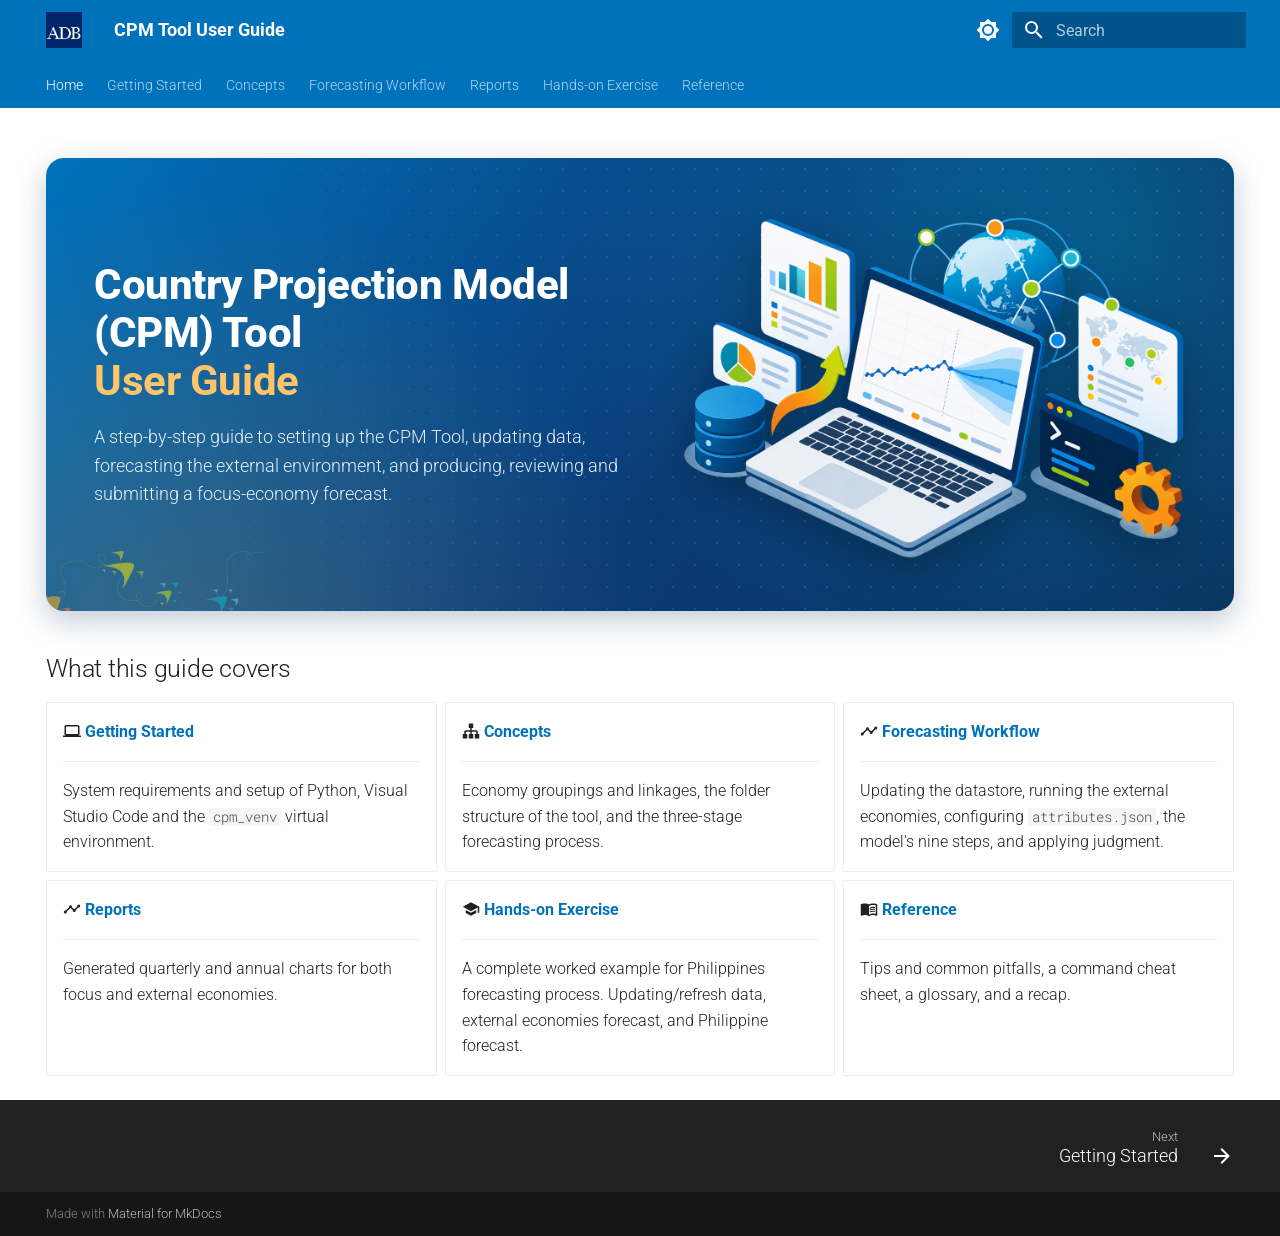
<file: index.html>
<!doctype html>
<html lang="en" class="no-js" xmlns:mso="urn:schemas-microsoft-com:office:office" xmlns:msdt="uuid:C2F41010-65B3-11d1-A29F-00AA00C14882">
  <head>
    
      <meta charset="utf-8">
      <meta name="viewport" content="width=device-width,initial-scale=1">
      
        <meta name="description" content="User guide for the Country Projection Model (CPM) Tool">
      
      
        <meta name="author" content="Dennis E. Sorino">
      
      
      
      
        <link rel="next" href="getting-started.html">
      
      
        
      
      
      <link rel="icon" href="assets/images/favicon.png">
      <meta name="generator" content="mkdocs-1.6.1, mkdocs-material-9.7.7">
    
    
      
        <title>CPM Tool User Guide</title>
      
    
    
      <link rel="stylesheet" href="assets/stylesheets/main.ec1eaa64.min.css">
      
        
        <link rel="stylesheet" href="assets/stylesheets/palette.ab4e12ef.min.css">
      
      


    
    
      
    
    
      
        
        
        <link rel="preconnect" href="https://fonts.gstatic.com" crossorigin>
        <link rel="stylesheet" href="https://fonts.googleapis.com/css?family=Roboto:300,300i,400,400i,700,700i%7CRoboto+Mono:400,400i,700,700i&display=fallback">
        <style>:root{--md-text-font:"Roboto";--md-code-font:"Roboto Mono"}</style>
      
    
    
      <link rel="stylesheet" href="css/print-site.css">
    
      <link rel="stylesheet" href="css/print-site-material.css">
    
      <link rel="stylesheet" href="stylesheets/extra.css">
    
    <script>__md_scope=new URL(".",location),__md_hash=e=>[...e].reduce(((e,_)=>(e<<5)-e+_.charCodeAt(0)),0),__md_get=(e,_=localStorage,t=__md_scope)=>JSON.parse(_.getItem(t.pathname+"."+e)),__md_set=(e,_,t=localStorage,a=__md_scope)=>{try{t.setItem(a.pathname+"."+e,JSON.stringify(_))}catch(e){}}</script>
    
      

    
    
  
<!--[if gte mso 9]><xml>
<mso:CustomDocumentProperties>
<mso:ADBCountry msdt:dt="string"></mso:ADBCountry>
<mso:ia017ac09b1942648b563fe0b2b14d52 msdt:dt="string">ERMR|1b0f6326-b8c9-47db-9084-1685569433b2</mso:ia017ac09b1942648b563fe0b2b14d52>
<mso:d01a0ce1b141461dbfb235a3ab729a2c msdt:dt="string"></mso:d01a0ce1b141461dbfb235a3ab729a2c>
<mso:ADBDocumentSecurity msdt:dt="string"></mso:ADBDocumentSecurity>
<mso:ADBDepartmentOwner msdt:dt="string">4;#ERCD|ab3ec0c9-2ce1-477e-8dd0-15d1f7f6b467</mso:ADBDepartmentOwner>
<mso:MediaServiceImageTags msdt:dt="string"></mso:MediaServiceImageTags>
<mso:ADBDocumentLanguage msdt:dt="string">1;#English|16ac8743-31bb-43f8-9a73-533a041667d6</mso:ADBDocumentLanguage>
<mso:p030e467f78f45b4ae8f7e2c17ea4d82 msdt:dt="string"></mso:p030e467f78f45b4ae8f7e2c17ea4d82>
<mso:d61536b25a8a4fedb48bb564279be82a msdt:dt="string">ERCD|ab3ec0c9-2ce1-477e-8dd0-15d1f7f6b467</mso:d61536b25a8a4fedb48bb564279be82a>
<mso:ADBSector msdt:dt="string"></mso:ADBSector>
<mso:ADBDivision msdt:dt="string">7;#ERMR|1b0f6326-b8c9-47db-9084-1685569433b2</mso:ADBDivision>
<mso:a37ff23a602146d4934a49238d370ca5 msdt:dt="string"></mso:a37ff23a602146d4934a49238d370ca5>
<mso:k985dbdc596c44d7acaf8184f33920f0 msdt:dt="string"></mso:k985dbdc596c44d7acaf8184f33920f0>
<mso:j78542b1fffc4a1c84659474212e3133 msdt:dt="string">ERCD|ab3ec0c9-2ce1-477e-8dd0-15d1f7f6b467</mso:j78542b1fffc4a1c84659474212e3133>
<mso:lcf76f155ced4ddcb4097134ff3c332f msdt:dt="string"></mso:lcf76f155ced4ddcb4097134ff3c332f>
<mso:TaxCatchAll msdt:dt="string">4;#ERCD|ab3ec0c9-2ce1-477e-8dd0-15d1f7f6b467;#3;#ERCD|ab3ec0c9-2ce1-477e-8dd0-15d1f7f6b467;#1;#English|16ac8743-31bb-43f8-9a73-533a041667d6;#7;#ERMR|1b0f6326-b8c9-47db-9084-1685569433b2</mso:TaxCatchAll>
<mso:h00e4aaaf4624e24a7df7f06faa038c6 msdt:dt="string">English|16ac8743-31bb-43f8-9a73-533a041667d6</mso:h00e4aaaf4624e24a7df7f06faa038c6>
<mso:ADBDocumentType msdt:dt="string"></mso:ADBDocumentType>
</mso:CustomDocumentProperties>
</xml><![endif]-->
</head>
  
  
    
    
      
    
    
    
    
    <body dir="ltr" data-md-color-scheme="default" data-md-color-primary="custom" data-md-color-accent="custom">
  
    
    <input class="md-toggle" data-md-toggle="drawer" type="checkbox" id="__drawer" autocomplete="off">
    <input class="md-toggle" data-md-toggle="search" type="checkbox" id="__search" autocomplete="off">
    <label class="md-overlay" for="__drawer"></label>
    <div data-md-component="skip">
      
        
        <a href="#country-projection-model-cpm-tooluser-guide" class="md-skip">
          Skip to content
        </a>
      
    </div>
    <div data-md-component="announce">
      
    </div>
    
    
      

<header class="md-header" data-md-component="header">
  <nav class="md-header__inner md-grid" aria-label="Header">
    <a href="index.html" title="CPM Tool User Guide" class="md-header__button md-logo" aria-label="CPM Tool User Guide" data-md-component="logo">
      
  <img src="assets/images/adb-logo.png" alt="logo">

    </a>
    <label class="md-header__button md-icon" for="__drawer">
      
      <svg xmlns="http://www.w3.org/2000/svg" viewBox="0 0 24 24"><path d="M3 6h18v2H3zm0 5h18v2H3zm0 5h18v2H3z"/></svg>
    </label>
    <div class="md-header__title" data-md-component="header-title">
      <div class="md-header__ellipsis">
        <div class="md-header__topic">
          <span class="md-ellipsis">
            CPM Tool User Guide
          </span>
        </div>
        <div class="md-header__topic" data-md-component="header-topic">
          <span class="md-ellipsis">
            
              Home
            
          </span>
        </div>
      </div>
    </div>
    
      
        <form class="md-header__option" data-md-component="palette">
  
    
    
    
    <input class="md-option" data-md-color-media="" data-md-color-scheme="default" data-md-color-primary="custom" data-md-color-accent="custom"  aria-label="Switch to dark mode"  type="radio" name="__palette" id="__palette_0">
    
      <label class="md-header__button md-icon" title="Switch to dark mode" for="__palette_1" hidden>
        <svg xmlns="http://www.w3.org/2000/svg" viewBox="0 0 24 24"><path d="M12 8a4 4 0 0 0-4 4 4 4 0 0 0 4 4 4 4 0 0 0 4-4 4 4 0 0 0-4-4m0 10a6 6 0 0 1-6-6 6 6 0 0 1 6-6 6 6 0 0 1 6 6 6 6 0 0 1-6 6m8-9.31V4h-4.69L12 .69 8.69 4H4v4.69L.69 12 4 15.31V20h4.69L12 23.31 15.31 20H20v-4.69L23.31 12z"/></svg>
      </label>
    
  
    
    
    
    <input class="md-option" data-md-color-media="" data-md-color-scheme="slate" data-md-color-primary="custom" data-md-color-accent="custom"  aria-label="Switch to light mode"  type="radio" name="__palette" id="__palette_1">
    
      <label class="md-header__button md-icon" title="Switch to light mode" for="__palette_0" hidden>
        <svg xmlns="http://www.w3.org/2000/svg" viewBox="0 0 24 24"><path d="M12 18c-.89 0-1.74-.2-2.5-.55C11.56 16.5 13 14.42 13 12s-1.44-4.5-3.5-5.45C10.26 6.2 11.11 6 12 6a6 6 0 0 1 6 6 6 6 0 0 1-6 6m8-9.31V4h-4.69L12 .69 8.69 4H4v4.69L.69 12 4 15.31V20h4.69L12 23.31 15.31 20H20v-4.69L23.31 12z"/></svg>
      </label>
    
  
</form>
      
    
    
      <script>var palette=__md_get("__palette");if(palette&&palette.color){if("(prefers-color-scheme)"===palette.color.media){var media=matchMedia("(prefers-color-scheme: light)"),input=document.querySelector(media.matches?"[data-md-color-media='(prefers-color-scheme: light)']":"[data-md-color-media='(prefers-color-scheme: dark)']");palette.color.media=input.getAttribute("data-md-color-media"),palette.color.scheme=input.getAttribute("data-md-color-scheme"),palette.color.primary=input.getAttribute("data-md-color-primary"),palette.color.accent=input.getAttribute("data-md-color-accent")}for(var[key,value]of Object.entries(palette.color))document.body.setAttribute("data-md-color-"+key,value)}</script>
    
    
    
      
      
        <label class="md-header__button md-icon" for="__search">
          
          <svg xmlns="http://www.w3.org/2000/svg" viewBox="0 0 24 24"><path d="M9.5 3A6.5 6.5 0 0 1 16 9.5c0 1.61-.59 3.09-1.56 4.23l.27.27h.79l5 5-1.5 1.5-5-5v-.79l-.27-.27A6.52 6.52 0 0 1 9.5 16 6.5 6.5 0 0 1 3 9.5 6.5 6.5 0 0 1 9.5 3m0 2C7 5 5 7 5 9.5S7 14 9.5 14 14 12 14 9.5 12 5 9.5 5"/></svg>
        </label>
        <div class="md-search" data-md-component="search" role="dialog">
  <label class="md-search__overlay" for="__search"></label>
  <div class="md-search__inner" role="search">
    <form class="md-search__form" name="search">
      <input type="text" class="md-search__input" name="query" aria-label="Search" placeholder="Search" autocapitalize="off" autocorrect="off" autocomplete="off" spellcheck="false" data-md-component="search-query" required>
      <label class="md-search__icon md-icon" for="__search">
        
        <svg xmlns="http://www.w3.org/2000/svg" viewBox="0 0 24 24"><path d="M9.5 3A6.5 6.5 0 0 1 16 9.5c0 1.61-.59 3.09-1.56 4.23l.27.27h.79l5 5-1.5 1.5-5-5v-.79l-.27-.27A6.52 6.52 0 0 1 9.5 16 6.5 6.5 0 0 1 3 9.5 6.5 6.5 0 0 1 9.5 3m0 2C7 5 5 7 5 9.5S7 14 9.5 14 14 12 14 9.5 12 5 9.5 5"/></svg>
        
        <svg xmlns="http://www.w3.org/2000/svg" viewBox="0 0 24 24"><path d="M20 11v2H8l5.5 5.5-1.42 1.42L4.16 12l7.92-7.92L13.5 5.5 8 11z"/></svg>
      </label>
      <nav class="md-search__options" aria-label="Search">
        
        <button type="reset" class="md-search__icon md-icon" title="Clear" aria-label="Clear" tabindex="-1">
          
          <svg xmlns="http://www.w3.org/2000/svg" viewBox="0 0 24 24"><path d="M19 6.41 17.59 5 12 10.59 6.41 5 5 6.41 10.59 12 5 17.59 6.41 19 12 13.41 17.59 19 19 17.59 13.41 12z"/></svg>
        </button>
      </nav>
      
        <div class="md-search__suggest" data-md-component="search-suggest"></div>
      
    </form>
    <div class="md-search__output">
      <div class="md-search__scrollwrap" tabindex="0" data-md-scrollfix>
        <div class="md-search-result" data-md-component="search-result">
          <div class="md-search-result__meta">
            Initializing search
          </div>
          <ol class="md-search-result__list" role="presentation"></ol>
        </div>
      </div>
    </div>
  </div>
</div>
      
    
    
  </nav>
  
</header>
    
    <div class="md-container" data-md-component="container">
      
      
        
          
            
<nav class="md-tabs" aria-label="Tabs" data-md-component="tabs">
  <div class="md-grid">
    <ul class="md-tabs__list">
      
        
  
  
  
    
  
  
    <li class="md-tabs__item md-tabs__item--active">
      <a href="index.html" class="md-tabs__link">
        
  
  
    
  
  Home

      </a>
    </li>
  

      
        
  
  
  
  
    <li class="md-tabs__item">
      <a href="getting-started.html" class="md-tabs__link">
        
  
  
    
  
  Getting Started

      </a>
    </li>
  

      
        
  
  
  
  
    <li class="md-tabs__item">
      <a href="concepts.html" class="md-tabs__link">
        
  
  
    
  
  Concepts

      </a>
    </li>
  

      
        
  
  
  
  
    <li class="md-tabs__item">
      <a href="workflow.html" class="md-tabs__link">
        
  
  
    
  
  Forecasting Workflow

      </a>
    </li>
  

      
        
  
  
  
  
    <li class="md-tabs__item">
      <a href="reports.html" class="md-tabs__link">
        
  
  
    
  
  Reports

      </a>
    </li>
  

      
        
  
  
  
  
    <li class="md-tabs__item">
      <a href="exercise.html" class="md-tabs__link">
        
  
  
    
  
  Hands-on Exercise

      </a>
    </li>
  

      
        
  
  
  
  
    <li class="md-tabs__item">
      <a href="reference.html" class="md-tabs__link">
        
  
  
    
  
  Reference

      </a>
    </li>
  

      
    </ul>
  </div>
</nav>
          
        
      
      <main class="md-main" data-md-component="main">
        <div class="md-main__inner md-grid">
          
            
              
                
              
              <div class="md-sidebar md-sidebar--primary" data-md-component="sidebar" data-md-type="navigation" hidden>
                <div class="md-sidebar__scrollwrap">
                  <div class="md-sidebar__inner">
                    


  


<nav class="md-nav md-nav--primary md-nav--lifted" aria-label="Navigation" data-md-level="0">
  <label class="md-nav__title" for="__drawer">
    <a href="index.html" title="CPM Tool User Guide" class="md-nav__button md-logo" aria-label="CPM Tool User Guide" data-md-component="logo">
      
  <img src="assets/images/adb-logo.png" alt="logo">

    </a>
    CPM Tool User Guide
  </label>
  
  <ul class="md-nav__list" data-md-scrollfix>
    
      
      
  
  
    
  
  
  
    <li class="md-nav__item md-nav__item--active">
      
      <input class="md-nav__toggle md-toggle" type="checkbox" id="__toc">
      
      
        
      
      
        <label class="md-nav__link md-nav__link--active" for="__toc">
          
  
  
  <span class="md-ellipsis">
    
  
    Home
  

    
  </span>
  
  

          <span class="md-nav__icon md-icon"></span>
        </label>
      
      <a href="index.html" class="md-nav__link md-nav__link--active">
        
  
  
  <span class="md-ellipsis">
    
  
    Home
  

    
  </span>
  
  

      </a>
      
        

<nav class="md-nav md-nav--secondary" aria-label="Table of contents">
  
  
  
    
  
  
    <label class="md-nav__title" for="__toc">
      <span class="md-nav__icon md-icon"></span>
      Table of contents
    </label>
    <ul class="md-nav__list" data-md-component="toc" data-md-scrollfix>
      
        <li class="md-nav__item">
  <a href="#what-this-guide-covers" class="md-nav__link">
    <span class="md-ellipsis">
      
        What this guide covers
      
    </span>
  </a>
  
</li>
      
    </ul>
  
</nav>
      
    </li>
  

    
      
      
  
  
  
  
    <li class="md-nav__item">
      <a href="getting-started.html" class="md-nav__link">
        
  
  
  <span class="md-ellipsis">
    
  
    Getting Started
  

    
  </span>
  
  

      </a>
    </li>
  

    
      
      
  
  
  
  
    <li class="md-nav__item">
      <a href="concepts.html" class="md-nav__link">
        
  
  
  <span class="md-ellipsis">
    
  
    Concepts
  

    
  </span>
  
  

      </a>
    </li>
  

    
      
      
  
  
  
  
    <li class="md-nav__item">
      <a href="workflow.html" class="md-nav__link">
        
  
  
  <span class="md-ellipsis">
    
  
    Forecasting Workflow
  

    
  </span>
  
  

      </a>
    </li>
  

    
      
      
  
  
  
  
    <li class="md-nav__item">
      <a href="reports.html" class="md-nav__link">
        
  
  
  <span class="md-ellipsis">
    
  
    Reports
  

    
  </span>
  
  

      </a>
    </li>
  

    
      
      
  
  
  
  
    <li class="md-nav__item">
      <a href="exercise.html" class="md-nav__link">
        
  
  
  <span class="md-ellipsis">
    
  
    Hands-on Exercise
  

    
  </span>
  
  

      </a>
    </li>
  

    
      
      
  
  
  
  
    <li class="md-nav__item">
      <a href="reference.html" class="md-nav__link">
        
  
  
  <span class="md-ellipsis">
    
  
    Reference
  

    
  </span>
  
  

      </a>
    </li>
  

    
  </ul>
</nav>
                  </div>
                </div>
              </div>
            
            
              
                
              
              <div class="md-sidebar md-sidebar--secondary" data-md-component="sidebar" data-md-type="toc" hidden>
                <div class="md-sidebar__scrollwrap">
                  <div class="md-sidebar__inner">
                    

<nav class="md-nav md-nav--secondary" aria-label="Table of contents">
  
  
  
    
  
  
    <label class="md-nav__title" for="__toc">
      <span class="md-nav__icon md-icon"></span>
      Table of contents
    </label>
    <ul class="md-nav__list" data-md-component="toc" data-md-scrollfix>
      
        <li class="md-nav__item">
  <a href="#what-this-guide-covers" class="md-nav__link">
    <span class="md-ellipsis">
      
        What this guide covers
      
    </span>
  </a>
  
</li>
      
    </ul>
  
</nav>
                  </div>
                </div>
              </div>
            
          
          
            <div class="md-content" data-md-component="content">
              
              <article class="md-content__inner md-typeset">
                
                  
  




<div class="cpm-hero">
<div class="cpm-hero__text">
<h1 id="country-projection-model-cpm-tooluser-guide">Country Projection Model (CPM) Tool<br><span class="cpm-hero__sub">User Guide</span><a class="headerlink" href="#country-projection-model-cpm-tooluser-guide" title="Permanent link">&para;</a></h1>
<p class="cpm-hero__lead">A step-by-step guide to setting up the CPM Tool, updating data, forecasting the external environment, and producing, reviewing and submitting a focus-economy forecast.</p>
</div>
<div class="cpm-hero__art">
  <img src="assets/images/cover-illustration.png" alt="Illustration of forecasting dashboards, a laptop showing a fan chart, and a linked globe">
</div>
</div>
<h2 id="what-this-guide-covers">What this guide covers<a class="headerlink" href="#what-this-guide-covers" title="Permanent link">&para;</a></h2>
<div class="grid cards">
<ul>
<li>
<p><span class="twemoji"><svg xmlns="http://www.w3.org/2000/svg" viewBox="0 0 24 24"><path d="M4 6h16v10H4m16 2a2 2 0 0 0 2-2V6a2 2 0 0 0-2-2H4c-1.11 0-2 .89-2 2v10a2 2 0 0 0 2 2H0v2h24v-2z"/></svg></span> <strong><a href="getting-started.html">Getting Started</a></strong></p>
<hr />
<p>System requirements and setup of Python, Visual Studio Code and the <code>cpm_venv</code> virtual environment.</p>
</li>
<li>
<p><span class="twemoji"><svg xmlns="http://www.w3.org/2000/svg" viewBox="0 0 24 24"><path d="M9 2v6h2v3H5c-1.11 0-2 .89-2 2v3H1v6h6v-6H5v-3h6v3H9v6h6v-6h-2v-3h6v3h-2v6h6v-6h-2v-3c0-1.11-.89-2-2-2h-6V8h2V2z"/></svg></span> <strong><a href="concepts.html">Concepts</a></strong></p>
<hr />
<p>Economy groupings and linkages, the folder structure of the tool, and the three-stage forecasting process.</p>
</li>
<li>
<p><span class="twemoji"><svg xmlns="http://www.w3.org/2000/svg" viewBox="0 0 24 24"><path d="m3 14 .5.07L8.07 9.5a1.95 1.95 0 0 1 .52-1.91c.78-.79 2.04-.79 2.82 0 .53.52.7 1.26.52 1.91l2.57 2.57.5-.07c.18 0 .35 0 .5.07l3.57-3.57C19 8.35 19 8.18 19 8a2 2 0 0 1 2-2 2 2 0 0 1 2 2 2 2 0 0 1-2 2c-.18 0-.35 0-.5-.07l-3.57 3.57c.07.15.07.32.07.5a2 2 0 0 1-2 2 2 2 0 0 1-2-2l.07-.5-2.57-2.57c-.32.07-.68.07-1 0L4.93 15.5 5 16a2 2 0 0 1-2 2 2 2 0 0 1-2-2 2 2 0 0 1 2-2"/></svg></span> <strong><a href="workflow.html">Forecasting Workflow</a></strong></p>
<hr />
<p>Updating the datastore, running the external economies, configuring <code>attributes.json</code>, the model's nine steps, and applying judgment.</p>
</li>
<li>
<p><span class="twemoji"><svg xmlns="http://www.w3.org/2000/svg" viewBox="0 0 24 24"><path d="m3 14 .5.07L8.07 9.5a1.95 1.95 0 0 1 .52-1.91c.78-.79 2.04-.79 2.82 0 .53.52.7 1.26.52 1.91l2.57 2.57.5-.07c.18 0 .35 0 .5.07l3.57-3.57C19 8.35 19 8.18 19 8a2 2 0 0 1 2-2 2 2 0 0 1 2 2 2 2 0 0 1-2 2c-.18 0-.35 0-.5-.07l-3.57 3.57c.07.15.07.32.07.5a2 2 0 0 1-2 2 2 2 0 0 1-2-2l.07-.5-2.57-2.57c-.32.07-.68.07-1 0L4.93 15.5 5 16a2 2 0 0 1-2 2 2 2 0 0 1-2-2 2 2 0 0 1 2-2"/></svg></span> <strong><a href="reports.html">Reports</a></strong></p>
<hr />
<p>Generated quarterly and annual charts for both focus and external economies.</p>
</li>
<li>
<p><span class="twemoji"><svg xmlns="http://www.w3.org/2000/svg" viewBox="0 0 24 24"><path d="M12 3 1 9l11 6 9-4.91V17h2V9M5 13.18v4L12 21l7-3.82v-4L12 17z"/></svg></span> <strong><a href="exercise.html">Hands-on Exercise</a></strong></p>
<hr />
<p>A complete worked example for Philippines forecasting process. Updating/refresh data, external economies forecast, and Philippine forecast. </p>
</li>
<li>
<p><span class="twemoji"><svg xmlns="http://www.w3.org/2000/svg" viewBox="0 0 24 24"><path d="M12 21.5c-1.35-.85-3.8-1.5-5.5-1.5-1.65 0-3.35.3-4.75 1.05-.1.05-.15.05-.25.05-.25 0-.5-.25-.5-.5V6c.6-.45 1.25-.75 2-1 1.11-.35 2.33-.5 3.5-.5 1.95 0 4.05.4 5.5 1.5 1.45-1.1 3.55-1.5 5.5-1.5 1.17 0 2.39.15 3.5.5.75.25 1.4.55 2 1v14.6c0 .25-.25.5-.5.5-.1 0-.15 0-.25-.05-1.4-.75-3.1-1.05-4.75-1.05-1.7 0-4.15.65-5.5 1.5M12 8v11.5c1.35-.85 3.8-1.5 5.5-1.5 1.2 0 2.4.15 3.5.5V7c-1.1-.35-2.3-.5-3.5-.5-1.7 0-4.15.65-5.5 1.5m1 3.5c1.11-.68 2.6-1 4.5-1 .91 0 1.76.09 2.5.28V9.23c-.87-.15-1.71-.23-2.5-.23q-2.655 0-4.5.84zm4.5.17c-1.71 0-3.21.26-4.5.79v1.69c1.11-.65 2.6-.99 4.5-.99 1.04 0 1.88.08 2.5.24v-1.5c-.87-.16-1.71-.23-2.5-.23m2.5 2.9c-.87-.16-1.71-.24-2.5-.24-1.83 0-3.33.27-4.5.8v1.69c1.11-.66 2.6-.99 4.5-.99 1.04 0 1.88.08 2.5.24z"/></svg></span> <strong><a href="reference.html">Reference</a></strong></p>
<hr />
<p>Tips and common pitfalls, a command cheat sheet, a glossary, and a recap.</p>
</li>
</ul>
</div>







  
  




  



                
              </article>
            </div>
          
          
  <script>var tabs=__md_get("__tabs");if(Array.isArray(tabs))e:for(var set of document.querySelectorAll(".tabbed-set")){var labels=set.querySelector(".tabbed-labels");for(var tab of tabs)for(var label of labels.getElementsByTagName("label"))if(label.innerText.trim()===tab){var input=document.getElementById(label.htmlFor);input.checked=!0;continue e}}</script>

<script>var target=document.getElementById(location.hash.slice(1));target&&target.name&&(target.checked=target.name.startsWith("__tabbed_"))</script>
        </div>
        
          <button type="button" class="md-top md-icon" data-md-component="top" hidden>
  
  <svg xmlns="http://www.w3.org/2000/svg" viewBox="0 0 24 24"><path d="M13 20h-2V8l-5.5 5.5-1.42-1.42L12 4.16l7.92 7.92-1.42 1.42L13 8z"/></svg>
  Back to top
</button>
        
      </main>
      
        <footer class="md-footer">
  
    
      
        
      
      <nav class="md-footer__inner md-grid" aria-label="Footer" >
        
        
          
          <a href="getting-started.html" class="md-footer__link md-footer__link--next" aria-label="Next: Getting Started">
            <div class="md-footer__title">
              <span class="md-footer__direction">
                Next
              </span>
              <div class="md-ellipsis">
                Getting Started
              </div>
            </div>
            <div class="md-footer__button md-icon">
              
              <svg xmlns="http://www.w3.org/2000/svg" viewBox="0 0 24 24"><path d="M4 11v2h12l-5.5 5.5 1.42 1.42L19.84 12l-7.92-7.92L10.5 5.5 16 11z"/></svg>
            </div>
          </a>
        
      </nav>
    
  
  <div class="md-footer-meta md-typeset">
    <div class="md-footer-meta__inner md-grid">
      <div class="md-copyright">
  
  
    Made with
    <a href="https://squidfunk.github.io/mkdocs-material/" target="_blank" rel="noopener">
      Material for MkDocs
    </a>
  
</div>
      
    </div>
  </div>
</footer>
      
    </div>
    <div class="md-dialog" data-md-component="dialog">
      <div class="md-dialog__inner md-typeset"></div>
    </div>
    
    
    
      
      
      <script id="__config" type="application/json">{"annotate": null, "base": ".", "features": ["navigation.tabs", "navigation.sections", "navigation.top", "navigation.footer", "navigation.indexes", "toc.follow", "search.highlight", "search.suggest", "content.code.copy", "content.code.annotate", "content.tabs.link"], "search": "assets/javascripts/workers/search.2c215733.min.js", "tags": null, "translations": {"clipboard.copied": "Copied to clipboard", "clipboard.copy": "Copy to clipboard", "search.result.more.one": "1 more on this page", "search.result.more.other": "# more on this page", "search.result.none": "No matching documents", "search.result.one": "1 matching document", "search.result.other": "# matching documents", "search.result.placeholder": "Type to start searching", "search.result.term.missing": "Missing", "select.version": "Select version"}, "version": null}</script>
    
    
      <script src="assets/javascripts/bundle.d7400e89.min.js"></script>
      
        <script src="js/print-site.js"></script>
      
    
  </body>
</html>
</file>
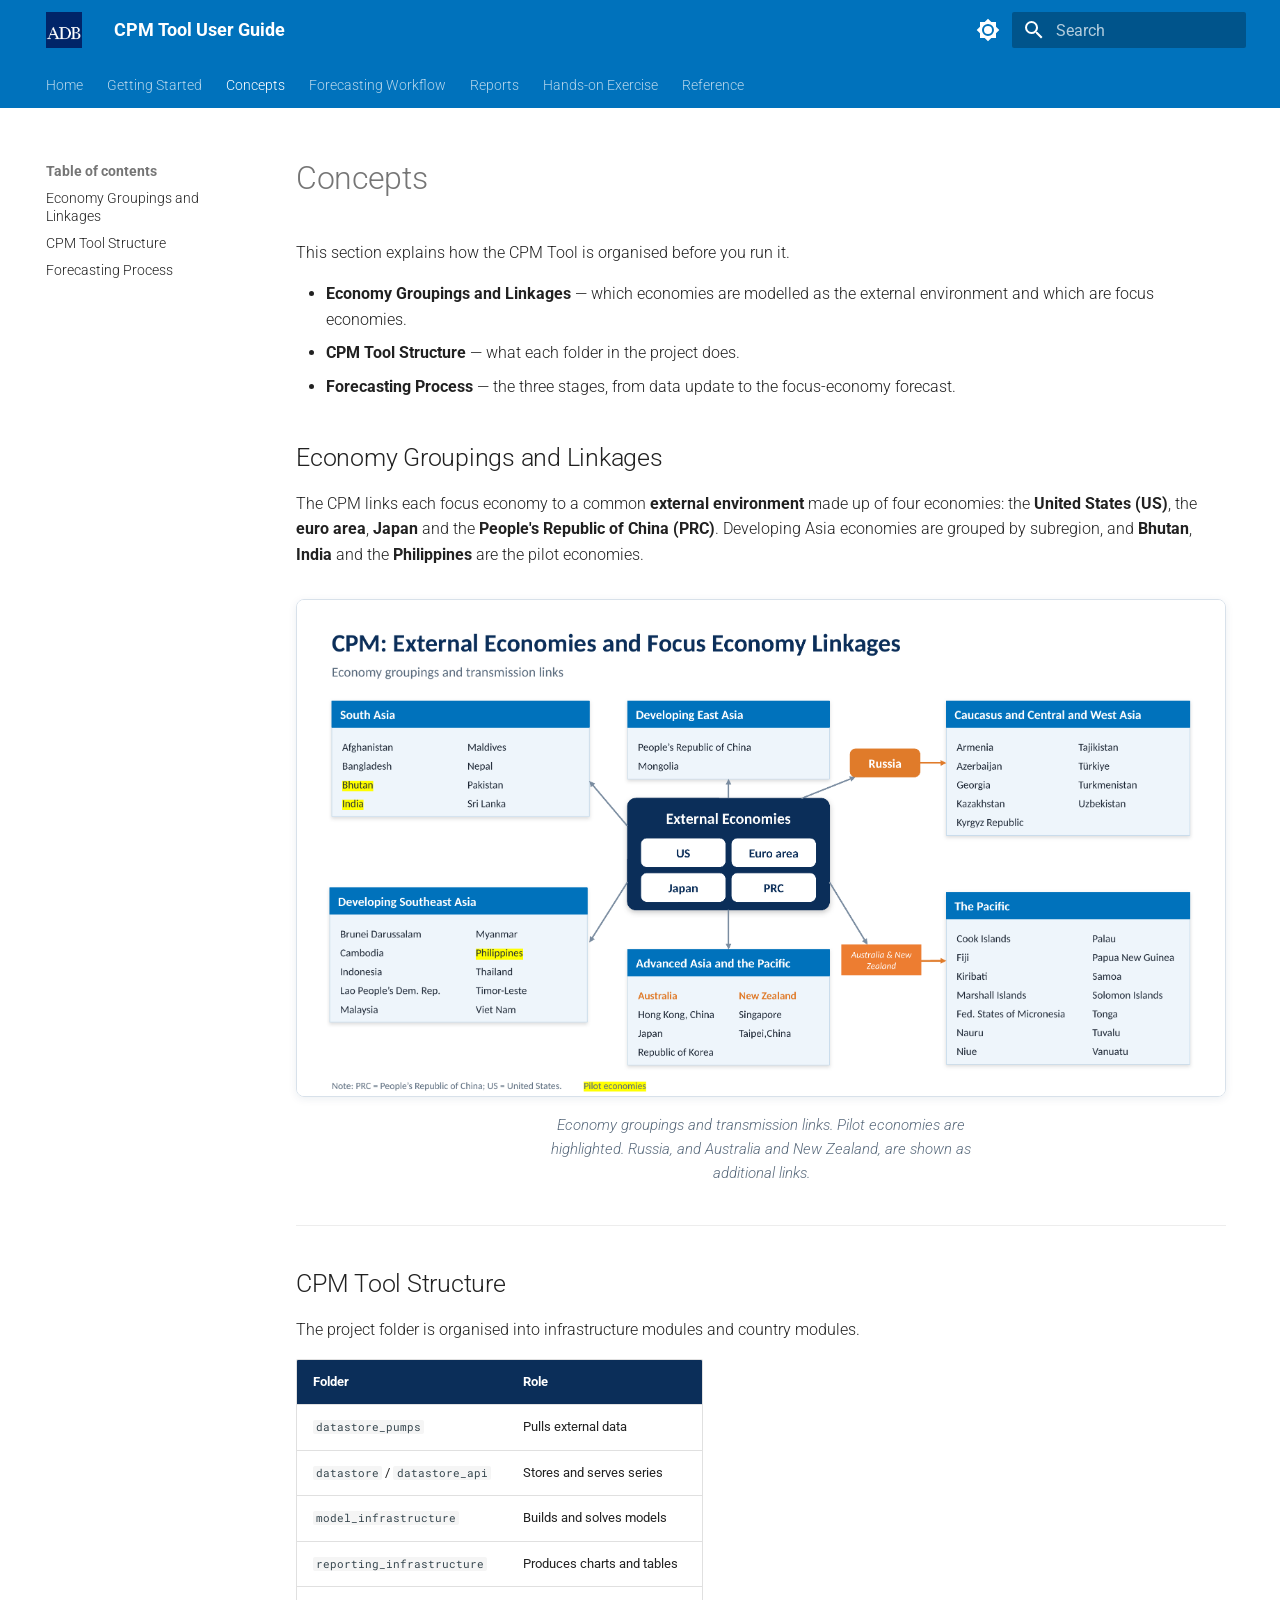
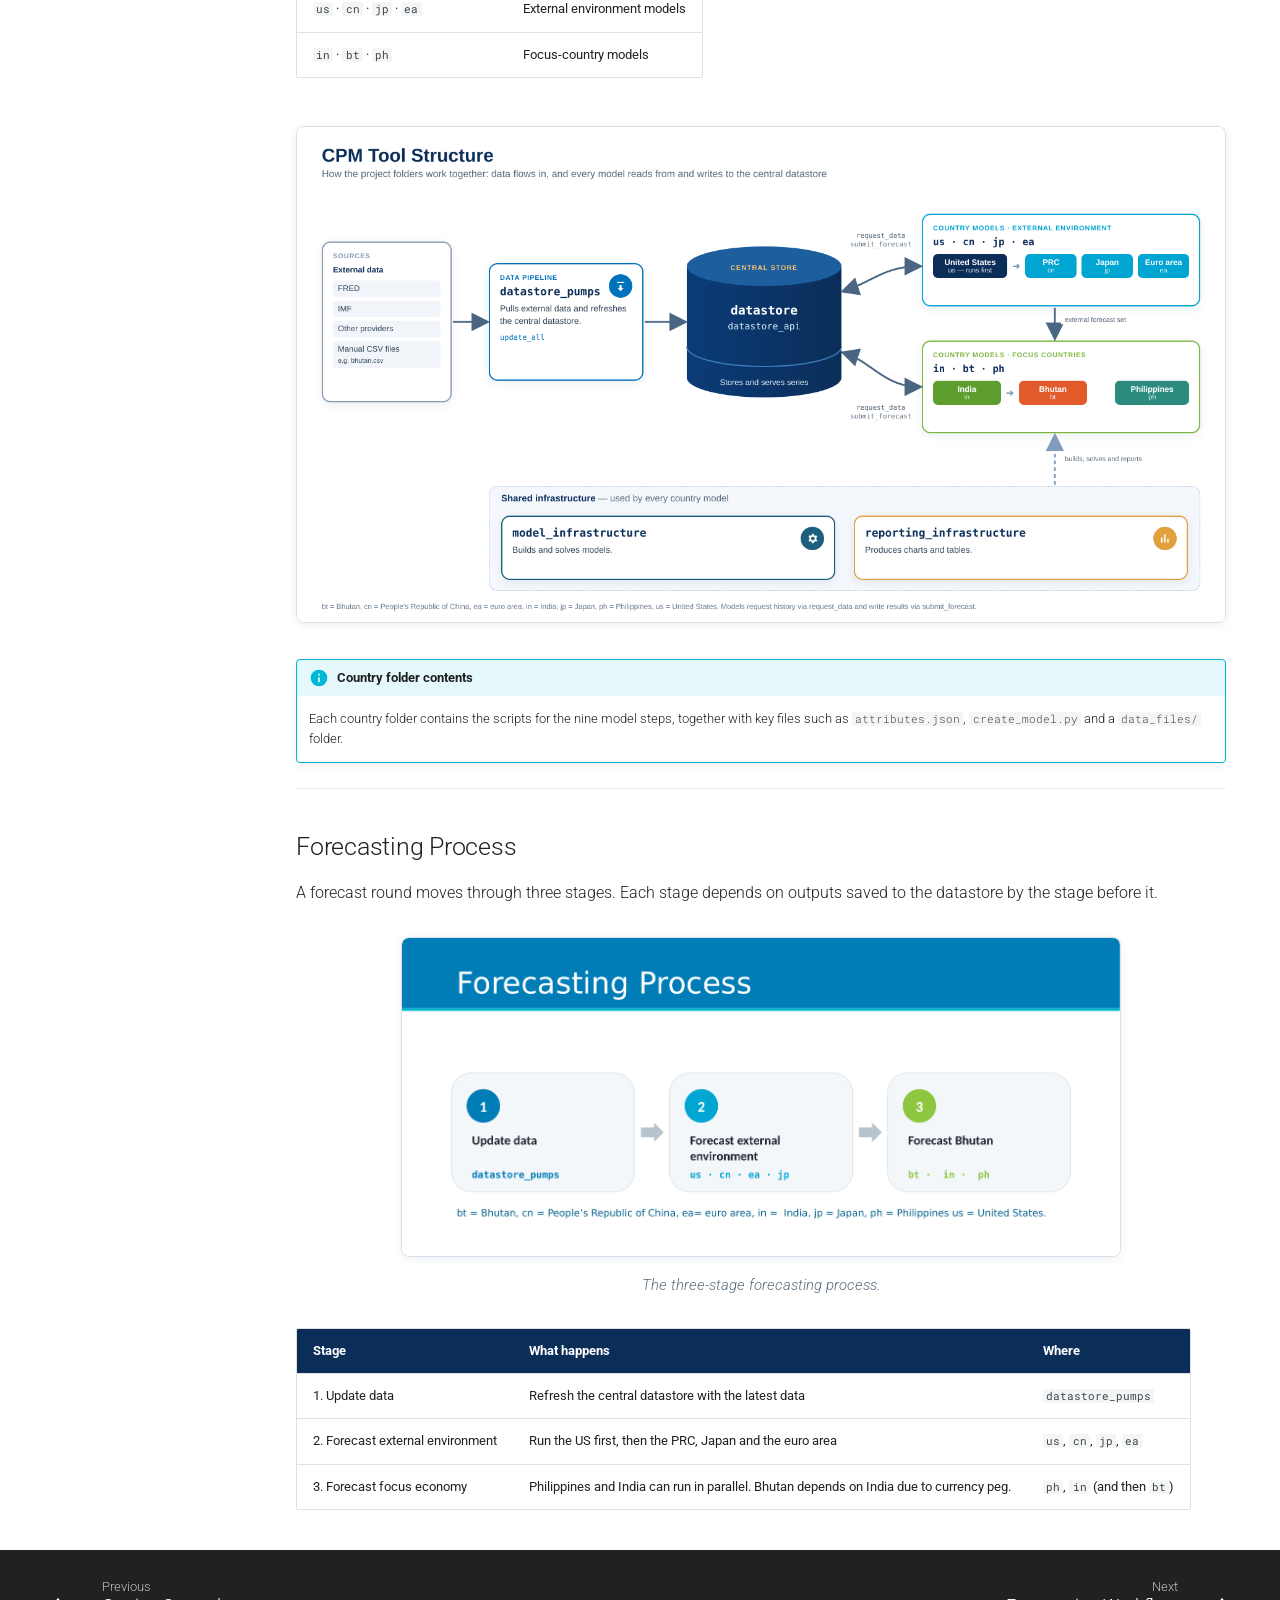
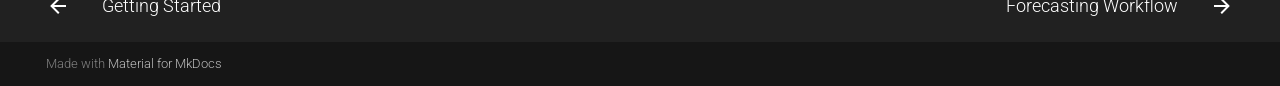
<file: concepts.html>
<!doctype html>
<html lang="en" class="no-js" xmlns:mso="urn:schemas-microsoft-com:office:office" xmlns:msdt="uuid:C2F41010-65B3-11d1-A29F-00AA00C14882">
  <head>
    
      <meta charset="utf-8">
      <meta name="viewport" content="width=device-width,initial-scale=1">
      
        <meta name="description" content="User guide for the Country Projection Model (CPM) Tool">
      
      
        <meta name="author" content="Dennis E. Sorino">
      
      
      
        <link rel="prev" href="getting-started.html">
      
      
        <link rel="next" href="workflow.html">
      
      
        
      
      
      <link rel="icon" href="assets/images/favicon.png">
      <meta name="generator" content="mkdocs-1.6.1, mkdocs-material-9.7.7">
    
    
      
        <title>Concepts - CPM Tool User Guide</title>
      
    
    
      <link rel="stylesheet" href="assets/stylesheets/main.ec1eaa64.min.css">
      
        
        <link rel="stylesheet" href="assets/stylesheets/palette.ab4e12ef.min.css">
      
      


    
    
      
    
    
      
        
        
        <link rel="preconnect" href="https://fonts.gstatic.com" crossorigin>
        <link rel="stylesheet" href="https://fonts.googleapis.com/css?family=Roboto:300,300i,400,400i,700,700i%7CRoboto+Mono:400,400i,700,700i&display=fallback">
        <style>:root{--md-text-font:"Roboto";--md-code-font:"Roboto Mono"}</style>
      
    
    
      <link rel="stylesheet" href="css/print-site.css">
    
      <link rel="stylesheet" href="css/print-site-material.css">
    
      <link rel="stylesheet" href="stylesheets/extra.css">
    
    <script>__md_scope=new URL(".",location),__md_hash=e=>[...e].reduce(((e,_)=>(e<<5)-e+_.charCodeAt(0)),0),__md_get=(e,_=localStorage,t=__md_scope)=>JSON.parse(_.getItem(t.pathname+"."+e)),__md_set=(e,_,t=localStorage,a=__md_scope)=>{try{t.setItem(a.pathname+"."+e,JSON.stringify(_))}catch(e){}}</script>
    
      

    
    
  
<!--[if gte mso 9]><xml>
<mso:CustomDocumentProperties>
<mso:ADBCountry msdt:dt="string"></mso:ADBCountry>
<mso:ia017ac09b1942648b563fe0b2b14d52 msdt:dt="string">ERMR|1b0f6326-b8c9-47db-9084-1685569433b2</mso:ia017ac09b1942648b563fe0b2b14d52>
<mso:d01a0ce1b141461dbfb235a3ab729a2c msdt:dt="string"></mso:d01a0ce1b141461dbfb235a3ab729a2c>
<mso:ADBDocumentSecurity msdt:dt="string"></mso:ADBDocumentSecurity>
<mso:ADBDepartmentOwner msdt:dt="string">4;#ERCD|ab3ec0c9-2ce1-477e-8dd0-15d1f7f6b467</mso:ADBDepartmentOwner>
<mso:MediaServiceImageTags msdt:dt="string"></mso:MediaServiceImageTags>
<mso:ADBDocumentLanguage msdt:dt="string">1;#English|16ac8743-31bb-43f8-9a73-533a041667d6</mso:ADBDocumentLanguage>
<mso:p030e467f78f45b4ae8f7e2c17ea4d82 msdt:dt="string"></mso:p030e467f78f45b4ae8f7e2c17ea4d82>
<mso:d61536b25a8a4fedb48bb564279be82a msdt:dt="string">ERCD|ab3ec0c9-2ce1-477e-8dd0-15d1f7f6b467</mso:d61536b25a8a4fedb48bb564279be82a>
<mso:ADBSector msdt:dt="string"></mso:ADBSector>
<mso:ADBDivision msdt:dt="string">7;#ERMR|1b0f6326-b8c9-47db-9084-1685569433b2</mso:ADBDivision>
<mso:a37ff23a602146d4934a49238d370ca5 msdt:dt="string"></mso:a37ff23a602146d4934a49238d370ca5>
<mso:k985dbdc596c44d7acaf8184f33920f0 msdt:dt="string"></mso:k985dbdc596c44d7acaf8184f33920f0>
<mso:j78542b1fffc4a1c84659474212e3133 msdt:dt="string">ERCD|ab3ec0c9-2ce1-477e-8dd0-15d1f7f6b467</mso:j78542b1fffc4a1c84659474212e3133>
<mso:lcf76f155ced4ddcb4097134ff3c332f msdt:dt="string"></mso:lcf76f155ced4ddcb4097134ff3c332f>
<mso:TaxCatchAll msdt:dt="string">4;#ERCD|ab3ec0c9-2ce1-477e-8dd0-15d1f7f6b467;#3;#ERCD|ab3ec0c9-2ce1-477e-8dd0-15d1f7f6b467;#1;#English|16ac8743-31bb-43f8-9a73-533a041667d6;#7;#ERMR|1b0f6326-b8c9-47db-9084-1685569433b2</mso:TaxCatchAll>
<mso:h00e4aaaf4624e24a7df7f06faa038c6 msdt:dt="string">English|16ac8743-31bb-43f8-9a73-533a041667d6</mso:h00e4aaaf4624e24a7df7f06faa038c6>
<mso:ADBDocumentType msdt:dt="string"></mso:ADBDocumentType>
</mso:CustomDocumentProperties>
</xml><![endif]-->
</head>
  
  
    
    
      
    
    
    
    
    <body dir="ltr" data-md-color-scheme="default" data-md-color-primary="custom" data-md-color-accent="custom">
  
    
    <input class="md-toggle" data-md-toggle="drawer" type="checkbox" id="__drawer" autocomplete="off">
    <input class="md-toggle" data-md-toggle="search" type="checkbox" id="__search" autocomplete="off">
    <label class="md-overlay" for="__drawer"></label>
    <div data-md-component="skip">
      
        
        <a href="#concepts" class="md-skip">
          Skip to content
        </a>
      
    </div>
    <div data-md-component="announce">
      
    </div>
    
    
      

<header class="md-header" data-md-component="header">
  <nav class="md-header__inner md-grid" aria-label="Header">
    <a href="index.html" title="CPM Tool User Guide" class="md-header__button md-logo" aria-label="CPM Tool User Guide" data-md-component="logo">
      
  <img src="assets/images/adb-logo.png" alt="logo">

    </a>
    <label class="md-header__button md-icon" for="__drawer">
      
      <svg xmlns="http://www.w3.org/2000/svg" viewBox="0 0 24 24"><path d="M3 6h18v2H3zm0 5h18v2H3zm0 5h18v2H3z"/></svg>
    </label>
    <div class="md-header__title" data-md-component="header-title">
      <div class="md-header__ellipsis">
        <div class="md-header__topic">
          <span class="md-ellipsis">
            CPM Tool User Guide
          </span>
        </div>
        <div class="md-header__topic" data-md-component="header-topic">
          <span class="md-ellipsis">
            
              Concepts
            
          </span>
        </div>
      </div>
    </div>
    
      
        <form class="md-header__option" data-md-component="palette">
  
    
    
    
    <input class="md-option" data-md-color-media="" data-md-color-scheme="default" data-md-color-primary="custom" data-md-color-accent="custom"  aria-label="Switch to dark mode"  type="radio" name="__palette" id="__palette_0">
    
      <label class="md-header__button md-icon" title="Switch to dark mode" for="__palette_1" hidden>
        <svg xmlns="http://www.w3.org/2000/svg" viewBox="0 0 24 24"><path d="M12 8a4 4 0 0 0-4 4 4 4 0 0 0 4 4 4 4 0 0 0 4-4 4 4 0 0 0-4-4m0 10a6 6 0 0 1-6-6 6 6 0 0 1 6-6 6 6 0 0 1 6 6 6 6 0 0 1-6 6m8-9.31V4h-4.69L12 .69 8.69 4H4v4.69L.69 12 4 15.31V20h4.69L12 23.31 15.31 20H20v-4.69L23.31 12z"/></svg>
      </label>
    
  
    
    
    
    <input class="md-option" data-md-color-media="" data-md-color-scheme="slate" data-md-color-primary="custom" data-md-color-accent="custom"  aria-label="Switch to light mode"  type="radio" name="__palette" id="__palette_1">
    
      <label class="md-header__button md-icon" title="Switch to light mode" for="__palette_0" hidden>
        <svg xmlns="http://www.w3.org/2000/svg" viewBox="0 0 24 24"><path d="M12 18c-.89 0-1.74-.2-2.5-.55C11.56 16.5 13 14.42 13 12s-1.44-4.5-3.5-5.45C10.26 6.2 11.11 6 12 6a6 6 0 0 1 6 6 6 6 0 0 1-6 6m8-9.31V4h-4.69L12 .69 8.69 4H4v4.69L.69 12 4 15.31V20h4.69L12 23.31 15.31 20H20v-4.69L23.31 12z"/></svg>
      </label>
    
  
</form>
      
    
    
      <script>var palette=__md_get("__palette");if(palette&&palette.color){if("(prefers-color-scheme)"===palette.color.media){var media=matchMedia("(prefers-color-scheme: light)"),input=document.querySelector(media.matches?"[data-md-color-media='(prefers-color-scheme: light)']":"[data-md-color-media='(prefers-color-scheme: dark)']");palette.color.media=input.getAttribute("data-md-color-media"),palette.color.scheme=input.getAttribute("data-md-color-scheme"),palette.color.primary=input.getAttribute("data-md-color-primary"),palette.color.accent=input.getAttribute("data-md-color-accent")}for(var[key,value]of Object.entries(palette.color))document.body.setAttribute("data-md-color-"+key,value)}</script>
    
    
    
      
      
        <label class="md-header__button md-icon" for="__search">
          
          <svg xmlns="http://www.w3.org/2000/svg" viewBox="0 0 24 24"><path d="M9.5 3A6.5 6.5 0 0 1 16 9.5c0 1.61-.59 3.09-1.56 4.23l.27.27h.79l5 5-1.5 1.5-5-5v-.79l-.27-.27A6.52 6.52 0 0 1 9.5 16 6.5 6.5 0 0 1 3 9.5 6.5 6.5 0 0 1 9.5 3m0 2C7 5 5 7 5 9.5S7 14 9.5 14 14 12 14 9.5 12 5 9.5 5"/></svg>
        </label>
        <div class="md-search" data-md-component="search" role="dialog">
  <label class="md-search__overlay" for="__search"></label>
  <div class="md-search__inner" role="search">
    <form class="md-search__form" name="search">
      <input type="text" class="md-search__input" name="query" aria-label="Search" placeholder="Search" autocapitalize="off" autocorrect="off" autocomplete="off" spellcheck="false" data-md-component="search-query" required>
      <label class="md-search__icon md-icon" for="__search">
        
        <svg xmlns="http://www.w3.org/2000/svg" viewBox="0 0 24 24"><path d="M9.5 3A6.5 6.5 0 0 1 16 9.5c0 1.61-.59 3.09-1.56 4.23l.27.27h.79l5 5-1.5 1.5-5-5v-.79l-.27-.27A6.52 6.52 0 0 1 9.5 16 6.5 6.5 0 0 1 3 9.5 6.5 6.5 0 0 1 9.5 3m0 2C7 5 5 7 5 9.5S7 14 9.5 14 14 12 14 9.5 12 5 9.5 5"/></svg>
        
        <svg xmlns="http://www.w3.org/2000/svg" viewBox="0 0 24 24"><path d="M20 11v2H8l5.5 5.5-1.42 1.42L4.16 12l7.92-7.92L13.5 5.5 8 11z"/></svg>
      </label>
      <nav class="md-search__options" aria-label="Search">
        
        <button type="reset" class="md-search__icon md-icon" title="Clear" aria-label="Clear" tabindex="-1">
          
          <svg xmlns="http://www.w3.org/2000/svg" viewBox="0 0 24 24"><path d="M19 6.41 17.59 5 12 10.59 6.41 5 5 6.41 10.59 12 5 17.59 6.41 19 12 13.41 17.59 19 19 17.59 13.41 12z"/></svg>
        </button>
      </nav>
      
        <div class="md-search__suggest" data-md-component="search-suggest"></div>
      
    </form>
    <div class="md-search__output">
      <div class="md-search__scrollwrap" tabindex="0" data-md-scrollfix>
        <div class="md-search-result" data-md-component="search-result">
          <div class="md-search-result__meta">
            Initializing search
          </div>
          <ol class="md-search-result__list" role="presentation"></ol>
        </div>
      </div>
    </div>
  </div>
</div>
      
    
    
  </nav>
  
</header>
    
    <div class="md-container" data-md-component="container">
      
      
        
          
            
<nav class="md-tabs" aria-label="Tabs" data-md-component="tabs">
  <div class="md-grid">
    <ul class="md-tabs__list">
      
        
  
  
  
  
    <li class="md-tabs__item">
      <a href="index.html" class="md-tabs__link">
        
  
  
    
  
  Home

      </a>
    </li>
  

      
        
  
  
  
  
    <li class="md-tabs__item">
      <a href="getting-started.html" class="md-tabs__link">
        
  
  
    
  
  Getting Started

      </a>
    </li>
  

      
        
  
  
  
    
  
  
    <li class="md-tabs__item md-tabs__item--active">
      <a href="concepts.html" class="md-tabs__link">
        
  
  
    
  
  Concepts

      </a>
    </li>
  

      
        
  
  
  
  
    <li class="md-tabs__item">
      <a href="workflow.html" class="md-tabs__link">
        
  
  
    
  
  Forecasting Workflow

      </a>
    </li>
  

      
        
  
  
  
  
    <li class="md-tabs__item">
      <a href="reports.html" class="md-tabs__link">
        
  
  
    
  
  Reports

      </a>
    </li>
  

      
        
  
  
  
  
    <li class="md-tabs__item">
      <a href="exercise.html" class="md-tabs__link">
        
  
  
    
  
  Hands-on Exercise

      </a>
    </li>
  

      
        
  
  
  
  
    <li class="md-tabs__item">
      <a href="reference.html" class="md-tabs__link">
        
  
  
    
  
  Reference

      </a>
    </li>
  

      
    </ul>
  </div>
</nav>
          
        
      
      <main class="md-main" data-md-component="main">
        <div class="md-main__inner md-grid">
          
            
              
              <div class="md-sidebar md-sidebar--primary" data-md-component="sidebar" data-md-type="navigation" >
                <div class="md-sidebar__scrollwrap">
                  <div class="md-sidebar__inner">
                    


  


<nav class="md-nav md-nav--primary md-nav--lifted" aria-label="Navigation" data-md-level="0">
  <label class="md-nav__title" for="__drawer">
    <a href="index.html" title="CPM Tool User Guide" class="md-nav__button md-logo" aria-label="CPM Tool User Guide" data-md-component="logo">
      
  <img src="assets/images/adb-logo.png" alt="logo">

    </a>
    CPM Tool User Guide
  </label>
  
  <ul class="md-nav__list" data-md-scrollfix>
    
      
      
  
  
  
  
    <li class="md-nav__item">
      <a href="index.html" class="md-nav__link">
        
  
  
  <span class="md-ellipsis">
    
  
    Home
  

    
  </span>
  
  

      </a>
    </li>
  

    
      
      
  
  
  
  
    <li class="md-nav__item">
      <a href="getting-started.html" class="md-nav__link">
        
  
  
  <span class="md-ellipsis">
    
  
    Getting Started
  

    
  </span>
  
  

      </a>
    </li>
  

    
      
      
  
  
    
  
  
  
    <li class="md-nav__item md-nav__item--active">
      
      <input class="md-nav__toggle md-toggle" type="checkbox" id="__toc">
      
      
        
      
      
        <label class="md-nav__link md-nav__link--active" for="__toc">
          
  
  
  <span class="md-ellipsis">
    
  
    Concepts
  

    
  </span>
  
  

          <span class="md-nav__icon md-icon"></span>
        </label>
      
      <a href="concepts.html" class="md-nav__link md-nav__link--active">
        
  
  
  <span class="md-ellipsis">
    
  
    Concepts
  

    
  </span>
  
  

      </a>
      
        

<nav class="md-nav md-nav--secondary" aria-label="Table of contents">
  
  
  
    
  
  
    <label class="md-nav__title" for="__toc">
      <span class="md-nav__icon md-icon"></span>
      Table of contents
    </label>
    <ul class="md-nav__list" data-md-component="toc" data-md-scrollfix>
      
        <li class="md-nav__item">
  <a href="#economy-groupings-and-linkages" class="md-nav__link">
    <span class="md-ellipsis">
      
        Economy Groupings and Linkages
      
    </span>
  </a>
  
</li>
      
        <li class="md-nav__item">
  <a href="#cpm-tool-structure" class="md-nav__link">
    <span class="md-ellipsis">
      
        CPM Tool Structure
      
    </span>
  </a>
  
</li>
      
        <li class="md-nav__item">
  <a href="#forecasting-process" class="md-nav__link">
    <span class="md-ellipsis">
      
        Forecasting Process
      
    </span>
  </a>
  
</li>
      
    </ul>
  
</nav>
      
    </li>
  

    
      
      
  
  
  
  
    <li class="md-nav__item">
      <a href="workflow.html" class="md-nav__link">
        
  
  
  <span class="md-ellipsis">
    
  
    Forecasting Workflow
  

    
  </span>
  
  

      </a>
    </li>
  

    
      
      
  
  
  
  
    <li class="md-nav__item">
      <a href="reports.html" class="md-nav__link">
        
  
  
  <span class="md-ellipsis">
    
  
    Reports
  

    
  </span>
  
  

      </a>
    </li>
  

    
      
      
  
  
  
  
    <li class="md-nav__item">
      <a href="exercise.html" class="md-nav__link">
        
  
  
  <span class="md-ellipsis">
    
  
    Hands-on Exercise
  

    
  </span>
  
  

      </a>
    </li>
  

    
      
      
  
  
  
  
    <li class="md-nav__item">
      <a href="reference.html" class="md-nav__link">
        
  
  
  <span class="md-ellipsis">
    
  
    Reference
  

    
  </span>
  
  

      </a>
    </li>
  

    
  </ul>
</nav>
                  </div>
                </div>
              </div>
            
            
              
              <div class="md-sidebar md-sidebar--secondary" data-md-component="sidebar" data-md-type="toc" >
                <div class="md-sidebar__scrollwrap">
                  <div class="md-sidebar__inner">
                    

<nav class="md-nav md-nav--secondary" aria-label="Table of contents">
  
  
  
    
  
  
    <label class="md-nav__title" for="__toc">
      <span class="md-nav__icon md-icon"></span>
      Table of contents
    </label>
    <ul class="md-nav__list" data-md-component="toc" data-md-scrollfix>
      
        <li class="md-nav__item">
  <a href="#economy-groupings-and-linkages" class="md-nav__link">
    <span class="md-ellipsis">
      
        Economy Groupings and Linkages
      
    </span>
  </a>
  
</li>
      
        <li class="md-nav__item">
  <a href="#cpm-tool-structure" class="md-nav__link">
    <span class="md-ellipsis">
      
        CPM Tool Structure
      
    </span>
  </a>
  
</li>
      
        <li class="md-nav__item">
  <a href="#forecasting-process" class="md-nav__link">
    <span class="md-ellipsis">
      
        Forecasting Process
      
    </span>
  </a>
  
</li>
      
    </ul>
  
</nav>
                  </div>
                </div>
              </div>
            
          
          
            <div class="md-content" data-md-component="content">
              
              <article class="md-content__inner md-typeset">
                
                  



<h1 id="concepts">Concepts<a class="headerlink" href="#concepts" title="Permanent link">&para;</a></h1>
<p>This section explains how the CPM Tool is organised before you run it.</p>
<ul>
<li><strong>Economy Groupings and Linkages</strong> — which economies are modelled as the external environment and which are focus economies.</li>
<li><strong>CPM Tool Structure</strong> — what each folder in the project does.</li>
<li><strong>Forecasting Process</strong> — the three stages, from data update to the focus-economy forecast.</li>
</ul>
<h2 id="economy-groupings-and-linkages">Economy Groupings and Linkages<a class="headerlink" href="#economy-groupings-and-linkages" title="Permanent link">&para;</a></h2>
<p>The CPM links each focus economy to a common <strong>external environment</strong> made up of four economies: the <strong>United States (US)</strong>, the <strong>euro area</strong>, <strong>Japan</strong> and the <strong>People's Republic of China (PRC)</strong>. Developing Asia economies are grouped by subregion, and <strong>Bhutan</strong>, <strong>India</strong> and the <strong>Philippines</strong> are the pilot economies.</p>
<figure>
<p><img alt="CPM external economies and focus economy linkages" src="assets/images/slides/slide-05.png" /></p>
<figcaption>Economy groupings and transmission links. Pilot economies are highlighted. Russia, and Australia and New Zealand, are shown as additional links.</figcaption>
</figure>
<hr />
<h2 id="cpm-tool-structure">CPM Tool Structure<a class="headerlink" href="#cpm-tool-structure" title="Permanent link">&para;</a></h2>
<p>The project folder is organised into infrastructure modules and country modules.</p>
<table>
<thead>
<tr>
<th>Folder</th>
<th>Role</th>
</tr>
</thead>
<tbody>
<tr>
<td><code>datastore_pumps</code></td>
<td>Pulls external data</td>
</tr>
<tr>
<td><code>datastore</code> / <code>datastore_api</code></td>
<td>Stores and serves series</td>
</tr>
<tr>
<td><code>model_infrastructure</code></td>
<td>Builds and solves models</td>
</tr>
<tr>
<td><code>reporting_infrastructure</code></td>
<td>Produces charts and tables</td>
</tr>
<tr>
<td><code>us</code> · <code>cn</code> · <code>jp</code> · <code>ea</code></td>
<td>External environment models</td>
</tr>
<tr>
<td><code>in</code> · <code>bt</code> · <code>ph</code></td>
<td>Focus-country models</td>
</tr>
</tbody>
</table>
<figure>
<p><img alt="CPM Tool structure slide" src="assets/images/structure.png" /></p>
</figure>
<div class="admonition info">
<p class="admonition-title">Country folder contents</p>
<p>Each country folder contains the scripts for the nine model steps, together with key files such as <code>attributes.json</code>, <code>create_model.py</code> and a <code>data_files/</code> folder.</p>
</div>
<hr />
<h2 id="forecasting-process">Forecasting Process<a class="headerlink" href="#forecasting-process" title="Permanent link">&para;</a></h2>
<p>A forecast round moves through three stages. Each stage depends on outputs saved to the datastore by the stage before it.</p>
<figure>
<p><img alt="Forecasting process slide" src="assets/images/slides/slide-07.png" width="720" /></p>
<figcaption>The three-stage forecasting process.</figcaption>
</figure>
<table>
<thead>
<tr>
<th>Stage</th>
<th>What happens</th>
<th>Where</th>
</tr>
</thead>
<tbody>
<tr>
<td>1. Update data</td>
<td>Refresh the central datastore with the latest data</td>
<td><code>datastore_pumps</code></td>
</tr>
<tr>
<td>2. Forecast external environment</td>
<td>Run the US first, then the PRC, Japan and the euro area</td>
<td><code>us</code>, <code>cn</code>, <code>jp</code>, <code>ea</code></td>
</tr>
<tr>
<td>3. Forecast focus economy</td>
<td>Philippines and India can run in parallel. Bhutan depends on India due to currency peg.</td>
<td><code>ph</code>, <code>in</code> (and then <code>bt</code>)</td>
</tr>
</tbody>
</table>












                
              </article>
            </div>
          
          
  <script>var tabs=__md_get("__tabs");if(Array.isArray(tabs))e:for(var set of document.querySelectorAll(".tabbed-set")){var labels=set.querySelector(".tabbed-labels");for(var tab of tabs)for(var label of labels.getElementsByTagName("label"))if(label.innerText.trim()===tab){var input=document.getElementById(label.htmlFor);input.checked=!0;continue e}}</script>

<script>var target=document.getElementById(location.hash.slice(1));target&&target.name&&(target.checked=target.name.startsWith("__tabbed_"))</script>
        </div>
        
          <button type="button" class="md-top md-icon" data-md-component="top" hidden>
  
  <svg xmlns="http://www.w3.org/2000/svg" viewBox="0 0 24 24"><path d="M13 20h-2V8l-5.5 5.5-1.42-1.42L12 4.16l7.92 7.92-1.42 1.42L13 8z"/></svg>
  Back to top
</button>
        
      </main>
      
        <footer class="md-footer">
  
    
      
      <nav class="md-footer__inner md-grid" aria-label="Footer" >
        
          
          <a href="getting-started.html" class="md-footer__link md-footer__link--prev" aria-label="Previous: Getting Started">
            <div class="md-footer__button md-icon">
              
              <svg xmlns="http://www.w3.org/2000/svg" viewBox="0 0 24 24"><path d="M20 11v2H8l5.5 5.5-1.42 1.42L4.16 12l7.92-7.92L13.5 5.5 8 11z"/></svg>
            </div>
            <div class="md-footer__title">
              <span class="md-footer__direction">
                Previous
              </span>
              <div class="md-ellipsis">
                Getting Started
              </div>
            </div>
          </a>
        
        
          
          <a href="workflow.html" class="md-footer__link md-footer__link--next" aria-label="Next: Forecasting Workflow">
            <div class="md-footer__title">
              <span class="md-footer__direction">
                Next
              </span>
              <div class="md-ellipsis">
                Forecasting Workflow
              </div>
            </div>
            <div class="md-footer__button md-icon">
              
              <svg xmlns="http://www.w3.org/2000/svg" viewBox="0 0 24 24"><path d="M4 11v2h12l-5.5 5.5 1.42 1.42L19.84 12l-7.92-7.92L10.5 5.5 16 11z"/></svg>
            </div>
          </a>
        
      </nav>
    
  
  <div class="md-footer-meta md-typeset">
    <div class="md-footer-meta__inner md-grid">
      <div class="md-copyright">
  
  
    Made with
    <a href="https://squidfunk.github.io/mkdocs-material/" target="_blank" rel="noopener">
      Material for MkDocs
    </a>
  
</div>
      
    </div>
  </div>
</footer>
      
    </div>
    <div class="md-dialog" data-md-component="dialog">
      <div class="md-dialog__inner md-typeset"></div>
    </div>
    
    
    
      
      
      <script id="__config" type="application/json">{"annotate": null, "base": ".", "features": ["navigation.tabs", "navigation.sections", "navigation.top", "navigation.footer", "navigation.indexes", "toc.follow", "search.highlight", "search.suggest", "content.code.copy", "content.code.annotate", "content.tabs.link"], "search": "assets/javascripts/workers/search.2c215733.min.js", "tags": null, "translations": {"clipboard.copied": "Copied to clipboard", "clipboard.copy": "Copy to clipboard", "search.result.more.one": "1 more on this page", "search.result.more.other": "# more on this page", "search.result.none": "No matching documents", "search.result.one": "1 matching document", "search.result.other": "# matching documents", "search.result.placeholder": "Type to start searching", "search.result.term.missing": "Missing", "select.version": "Select version"}, "version": null}</script>
    
    
      <script src="assets/javascripts/bundle.d7400e89.min.js"></script>
      
        <script src="js/print-site.js"></script>
      
    
  </body>
</html>
</file>
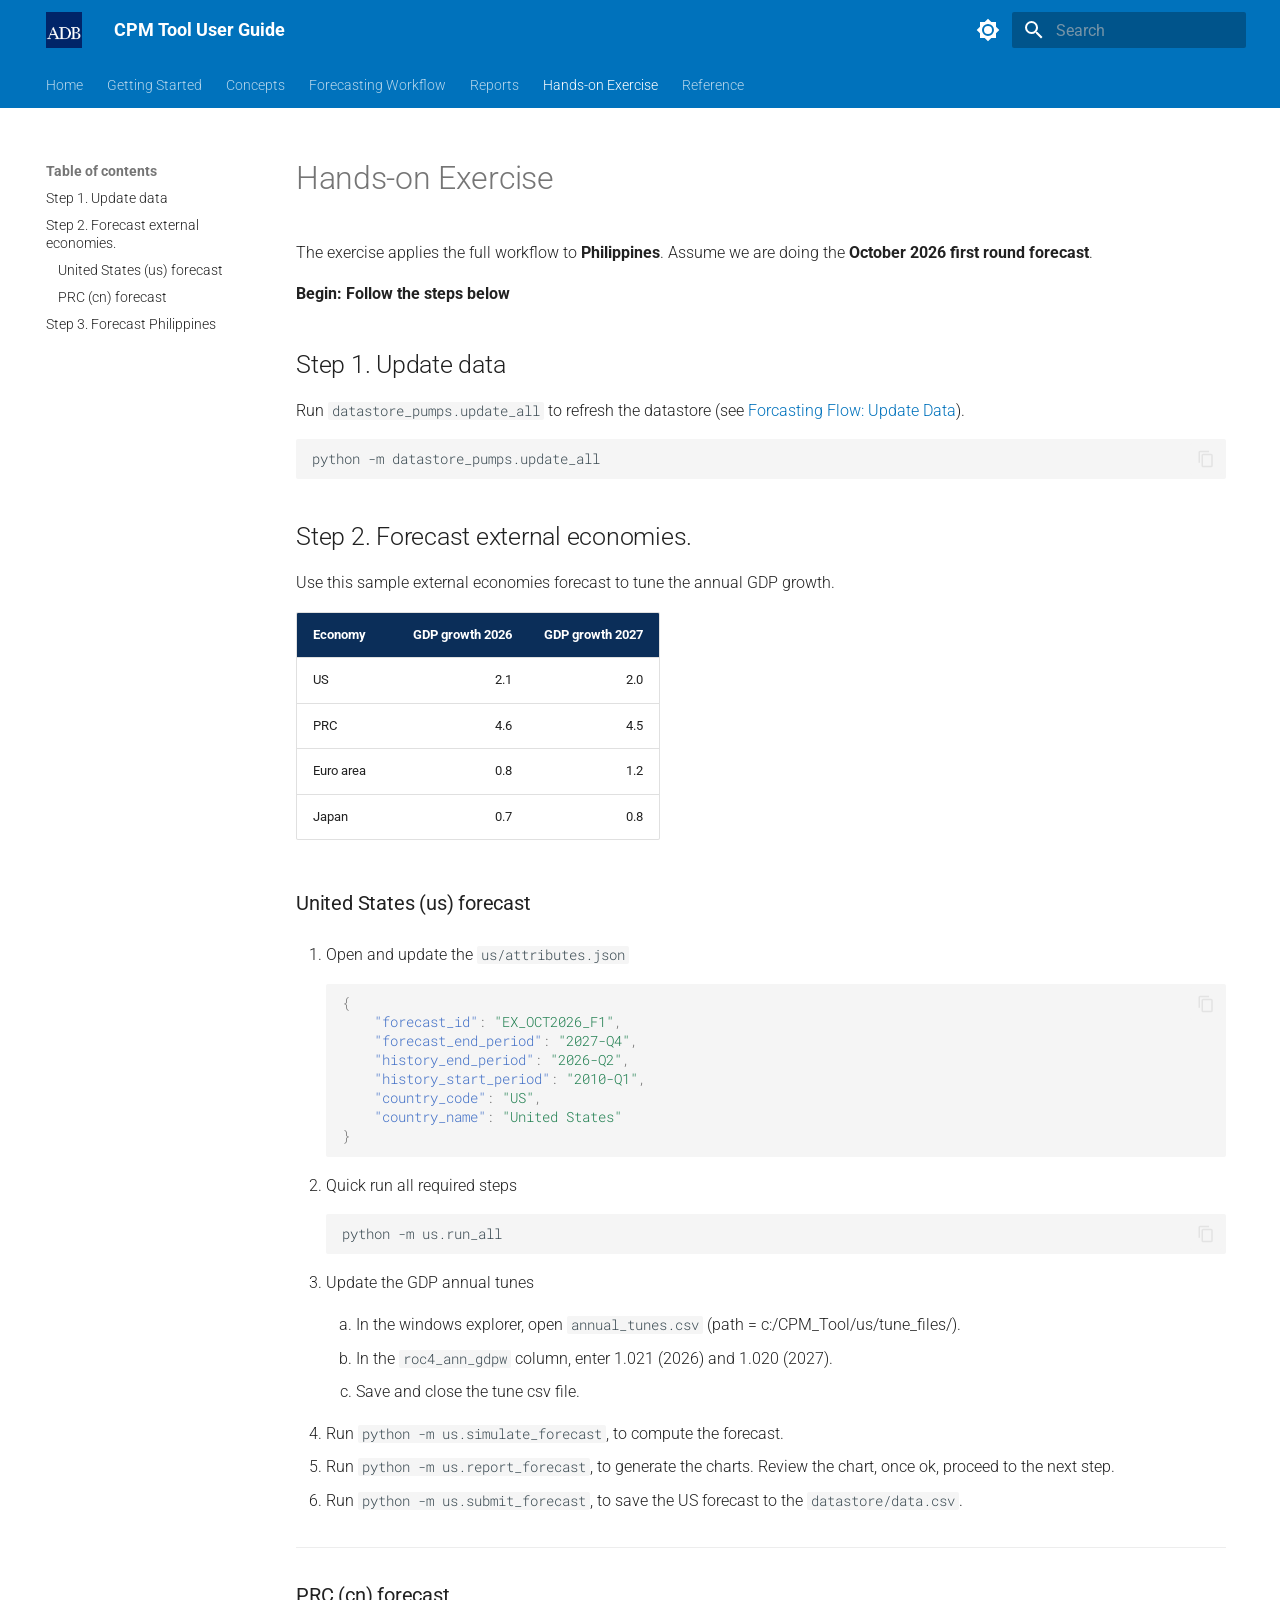
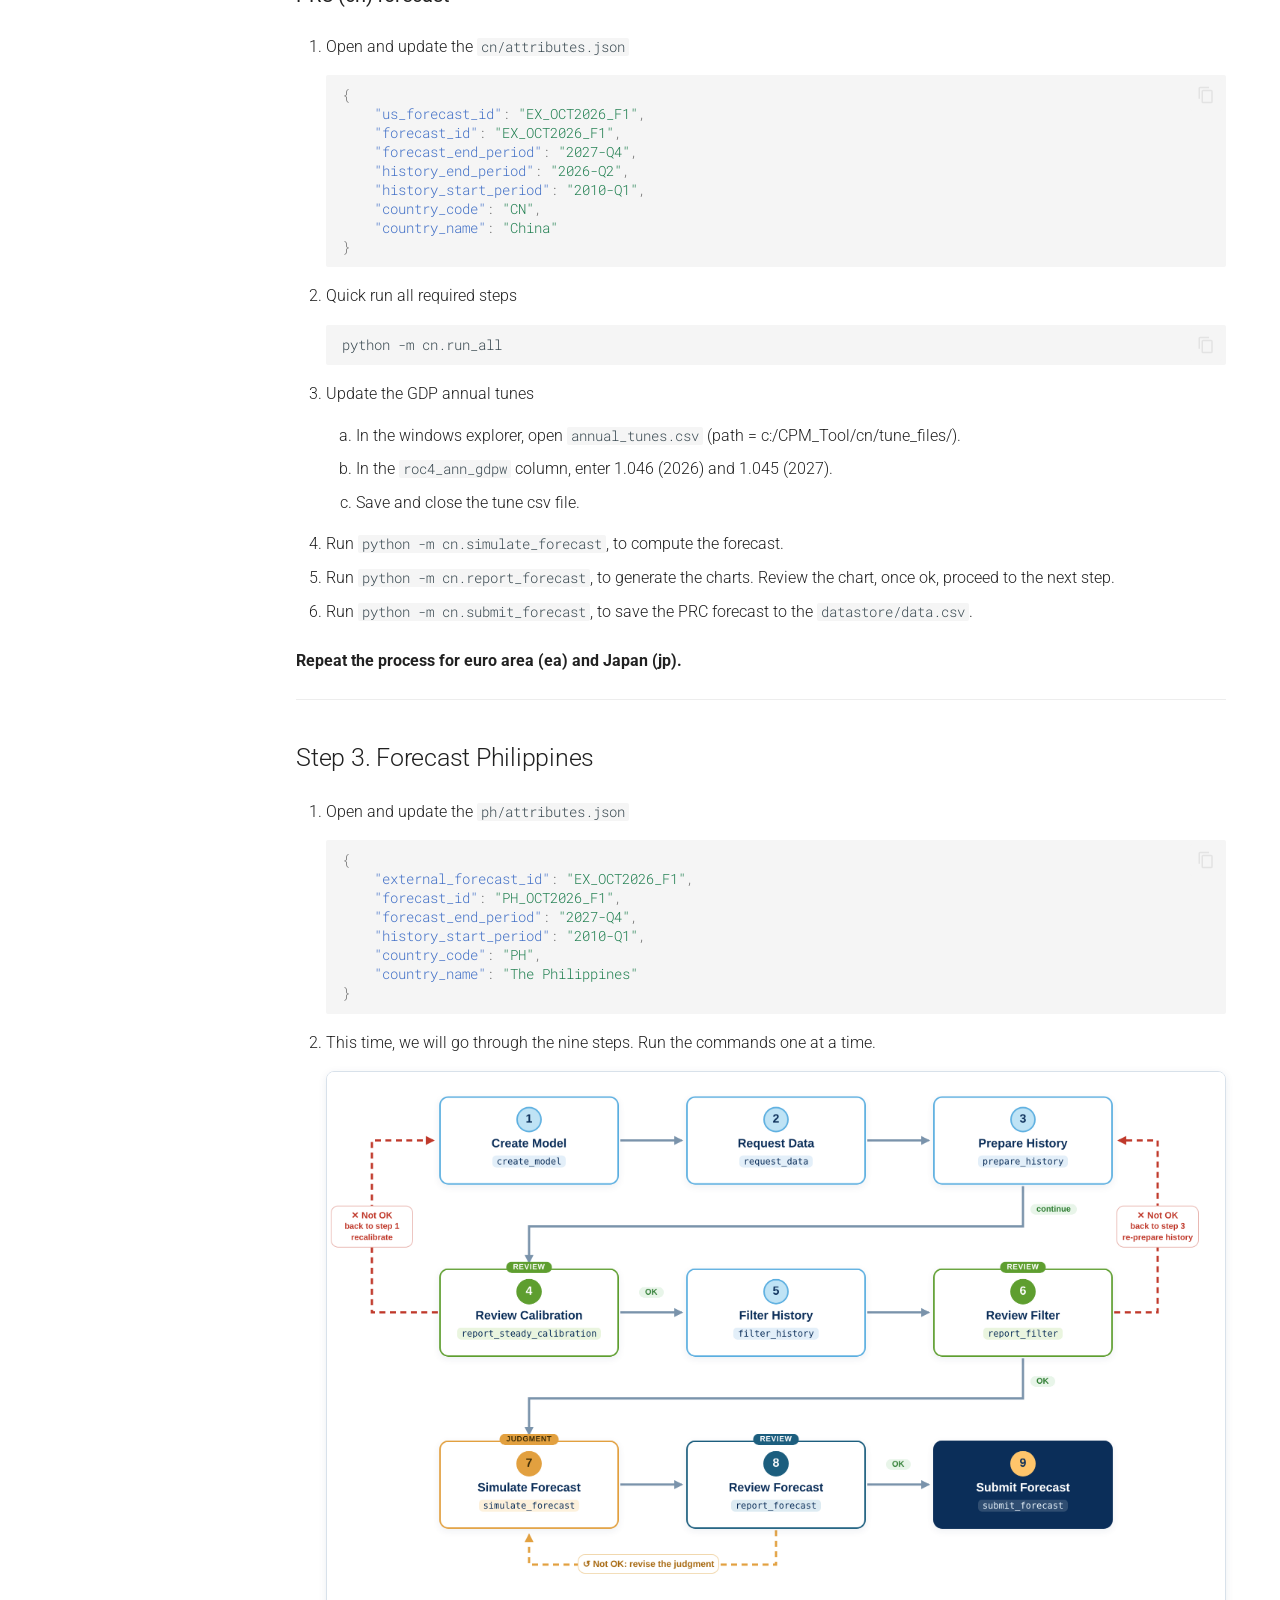
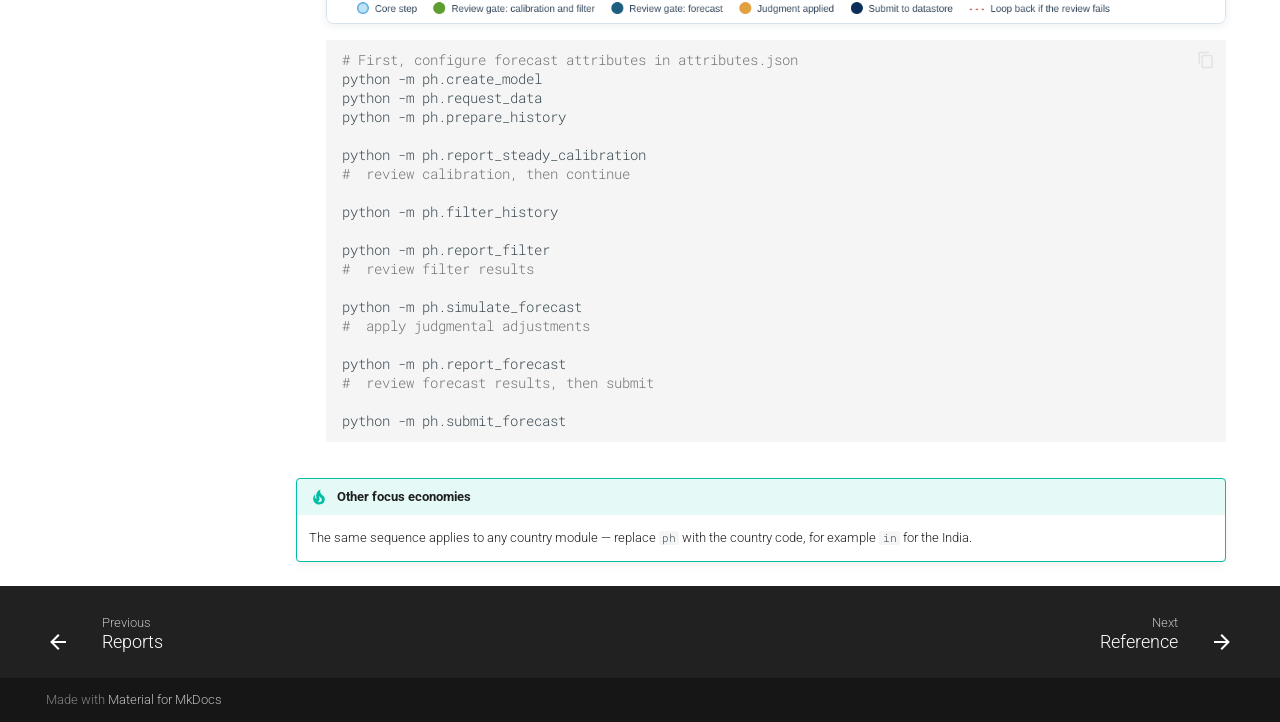
<file: exercise.html>
<!doctype html>
<html lang="en" class="no-js" xmlns:mso="urn:schemas-microsoft-com:office:office" xmlns:msdt="uuid:C2F41010-65B3-11d1-A29F-00AA00C14882">
  <head>
    
      <meta charset="utf-8">
      <meta name="viewport" content="width=device-width,initial-scale=1">
      
        <meta name="description" content="User guide for the Country Projection Model (CPM) Tool">
      
      
        <meta name="author" content="Dennis E. Sorino">
      
      
      
        <link rel="prev" href="reports.html">
      
      
        <link rel="next" href="reference.html">
      
      
        
      
      
      <link rel="icon" href="assets/images/favicon.png">
      <meta name="generator" content="mkdocs-1.6.1, mkdocs-material-9.7.7">
    
    
      
        <title>Hands-on Exercise - CPM Tool User Guide</title>
      
    
    
      <link rel="stylesheet" href="assets/stylesheets/main.ec1eaa64.min.css">
      
        
        <link rel="stylesheet" href="assets/stylesheets/palette.ab4e12ef.min.css">
      
      


    
    
      
    
    
      
        
        
        <link rel="preconnect" href="https://fonts.gstatic.com" crossorigin>
        <link rel="stylesheet" href="https://fonts.googleapis.com/css?family=Roboto:300,300i,400,400i,700,700i%7CRoboto+Mono:400,400i,700,700i&display=fallback">
        <style>:root{--md-text-font:"Roboto";--md-code-font:"Roboto Mono"}</style>
      
    
    
      <link rel="stylesheet" href="css/print-site.css">
    
      <link rel="stylesheet" href="css/print-site-material.css">
    
      <link rel="stylesheet" href="stylesheets/extra.css">
    
    <script>__md_scope=new URL(".",location),__md_hash=e=>[...e].reduce(((e,_)=>(e<<5)-e+_.charCodeAt(0)),0),__md_get=(e,_=localStorage,t=__md_scope)=>JSON.parse(_.getItem(t.pathname+"."+e)),__md_set=(e,_,t=localStorage,a=__md_scope)=>{try{t.setItem(a.pathname+"."+e,JSON.stringify(_))}catch(e){}}</script>
    
      

    
    
  
<!--[if gte mso 9]><xml>
<mso:CustomDocumentProperties>
<mso:ADBCountry msdt:dt="string"></mso:ADBCountry>
<mso:ia017ac09b1942648b563fe0b2b14d52 msdt:dt="string">ERMR|1b0f6326-b8c9-47db-9084-1685569433b2</mso:ia017ac09b1942648b563fe0b2b14d52>
<mso:d01a0ce1b141461dbfb235a3ab729a2c msdt:dt="string"></mso:d01a0ce1b141461dbfb235a3ab729a2c>
<mso:ADBDocumentSecurity msdt:dt="string"></mso:ADBDocumentSecurity>
<mso:ADBDepartmentOwner msdt:dt="string">4;#ERCD|ab3ec0c9-2ce1-477e-8dd0-15d1f7f6b467</mso:ADBDepartmentOwner>
<mso:MediaServiceImageTags msdt:dt="string"></mso:MediaServiceImageTags>
<mso:ADBDocumentLanguage msdt:dt="string">1;#English|16ac8743-31bb-43f8-9a73-533a041667d6</mso:ADBDocumentLanguage>
<mso:p030e467f78f45b4ae8f7e2c17ea4d82 msdt:dt="string"></mso:p030e467f78f45b4ae8f7e2c17ea4d82>
<mso:d61536b25a8a4fedb48bb564279be82a msdt:dt="string">ERCD|ab3ec0c9-2ce1-477e-8dd0-15d1f7f6b467</mso:d61536b25a8a4fedb48bb564279be82a>
<mso:ADBSector msdt:dt="string"></mso:ADBSector>
<mso:ADBDivision msdt:dt="string">7;#ERMR|1b0f6326-b8c9-47db-9084-1685569433b2</mso:ADBDivision>
<mso:a37ff23a602146d4934a49238d370ca5 msdt:dt="string"></mso:a37ff23a602146d4934a49238d370ca5>
<mso:k985dbdc596c44d7acaf8184f33920f0 msdt:dt="string"></mso:k985dbdc596c44d7acaf8184f33920f0>
<mso:j78542b1fffc4a1c84659474212e3133 msdt:dt="string">ERCD|ab3ec0c9-2ce1-477e-8dd0-15d1f7f6b467</mso:j78542b1fffc4a1c84659474212e3133>
<mso:lcf76f155ced4ddcb4097134ff3c332f msdt:dt="string"></mso:lcf76f155ced4ddcb4097134ff3c332f>
<mso:TaxCatchAll msdt:dt="string">4;#ERCD|ab3ec0c9-2ce1-477e-8dd0-15d1f7f6b467;#3;#ERCD|ab3ec0c9-2ce1-477e-8dd0-15d1f7f6b467;#1;#English|16ac8743-31bb-43f8-9a73-533a041667d6;#7;#ERMR|1b0f6326-b8c9-47db-9084-1685569433b2</mso:TaxCatchAll>
<mso:h00e4aaaf4624e24a7df7f06faa038c6 msdt:dt="string">English|16ac8743-31bb-43f8-9a73-533a041667d6</mso:h00e4aaaf4624e24a7df7f06faa038c6>
<mso:ADBDocumentType msdt:dt="string"></mso:ADBDocumentType>
</mso:CustomDocumentProperties>
</xml><![endif]-->
</head>
  
  
    
    
      
    
    
    
    
    <body dir="ltr" data-md-color-scheme="default" data-md-color-primary="custom" data-md-color-accent="custom">
  
    
    <input class="md-toggle" data-md-toggle="drawer" type="checkbox" id="__drawer" autocomplete="off">
    <input class="md-toggle" data-md-toggle="search" type="checkbox" id="__search" autocomplete="off">
    <label class="md-overlay" for="__drawer"></label>
    <div data-md-component="skip">
      
        
        <a href="#hands-on-exercise" class="md-skip">
          Skip to content
        </a>
      
    </div>
    <div data-md-component="announce">
      
    </div>
    
    
      

<header class="md-header" data-md-component="header">
  <nav class="md-header__inner md-grid" aria-label="Header">
    <a href="index.html" title="CPM Tool User Guide" class="md-header__button md-logo" aria-label="CPM Tool User Guide" data-md-component="logo">
      
  <img src="assets/images/adb-logo.png" alt="logo">

    </a>
    <label class="md-header__button md-icon" for="__drawer">
      
      <svg xmlns="http://www.w3.org/2000/svg" viewBox="0 0 24 24"><path d="M3 6h18v2H3zm0 5h18v2H3zm0 5h18v2H3z"/></svg>
    </label>
    <div class="md-header__title" data-md-component="header-title">
      <div class="md-header__ellipsis">
        <div class="md-header__topic">
          <span class="md-ellipsis">
            CPM Tool User Guide
          </span>
        </div>
        <div class="md-header__topic" data-md-component="header-topic">
          <span class="md-ellipsis">
            
              Hands-on Exercise
            
          </span>
        </div>
      </div>
    </div>
    
      
        <form class="md-header__option" data-md-component="palette">
  
    
    
    
    <input class="md-option" data-md-color-media="" data-md-color-scheme="default" data-md-color-primary="custom" data-md-color-accent="custom"  aria-label="Switch to dark mode"  type="radio" name="__palette" id="__palette_0">
    
      <label class="md-header__button md-icon" title="Switch to dark mode" for="__palette_1" hidden>
        <svg xmlns="http://www.w3.org/2000/svg" viewBox="0 0 24 24"><path d="M12 8a4 4 0 0 0-4 4 4 4 0 0 0 4 4 4 4 0 0 0 4-4 4 4 0 0 0-4-4m0 10a6 6 0 0 1-6-6 6 6 0 0 1 6-6 6 6 0 0 1 6 6 6 6 0 0 1-6 6m8-9.31V4h-4.69L12 .69 8.69 4H4v4.69L.69 12 4 15.31V20h4.69L12 23.31 15.31 20H20v-4.69L23.31 12z"/></svg>
      </label>
    
  
    
    
    
    <input class="md-option" data-md-color-media="" data-md-color-scheme="slate" data-md-color-primary="custom" data-md-color-accent="custom"  aria-label="Switch to light mode"  type="radio" name="__palette" id="__palette_1">
    
      <label class="md-header__button md-icon" title="Switch to light mode" for="__palette_0" hidden>
        <svg xmlns="http://www.w3.org/2000/svg" viewBox="0 0 24 24"><path d="M12 18c-.89 0-1.74-.2-2.5-.55C11.56 16.5 13 14.42 13 12s-1.44-4.5-3.5-5.45C10.26 6.2 11.11 6 12 6a6 6 0 0 1 6 6 6 6 0 0 1-6 6m8-9.31V4h-4.69L12 .69 8.69 4H4v4.69L.69 12 4 15.31V20h4.69L12 23.31 15.31 20H20v-4.69L23.31 12z"/></svg>
      </label>
    
  
</form>
      
    
    
      <script>var palette=__md_get("__palette");if(palette&&palette.color){if("(prefers-color-scheme)"===palette.color.media){var media=matchMedia("(prefers-color-scheme: light)"),input=document.querySelector(media.matches?"[data-md-color-media='(prefers-color-scheme: light)']":"[data-md-color-media='(prefers-color-scheme: dark)']");palette.color.media=input.getAttribute("data-md-color-media"),palette.color.scheme=input.getAttribute("data-md-color-scheme"),palette.color.primary=input.getAttribute("data-md-color-primary"),palette.color.accent=input.getAttribute("data-md-color-accent")}for(var[key,value]of Object.entries(palette.color))document.body.setAttribute("data-md-color-"+key,value)}</script>
    
    
    
      
      
        <label class="md-header__button md-icon" for="__search">
          
          <svg xmlns="http://www.w3.org/2000/svg" viewBox="0 0 24 24"><path d="M9.5 3A6.5 6.5 0 0 1 16 9.5c0 1.61-.59 3.09-1.56 4.23l.27.27h.79l5 5-1.5 1.5-5-5v-.79l-.27-.27A6.52 6.52 0 0 1 9.5 16 6.5 6.5 0 0 1 3 9.5 6.5 6.5 0 0 1 9.5 3m0 2C7 5 5 7 5 9.5S7 14 9.5 14 14 12 14 9.5 12 5 9.5 5"/></svg>
        </label>
        <div class="md-search" data-md-component="search" role="dialog">
  <label class="md-search__overlay" for="__search"></label>
  <div class="md-search__inner" role="search">
    <form class="md-search__form" name="search">
      <input type="text" class="md-search__input" name="query" aria-label="Search" placeholder="Search" autocapitalize="off" autocorrect="off" autocomplete="off" spellcheck="false" data-md-component="search-query" required>
      <label class="md-search__icon md-icon" for="__search">
        
        <svg xmlns="http://www.w3.org/2000/svg" viewBox="0 0 24 24"><path d="M9.5 3A6.5 6.5 0 0 1 16 9.5c0 1.61-.59 3.09-1.56 4.23l.27.27h.79l5 5-1.5 1.5-5-5v-.79l-.27-.27A6.52 6.52 0 0 1 9.5 16 6.5 6.5 0 0 1 3 9.5 6.5 6.5 0 0 1 9.5 3m0 2C7 5 5 7 5 9.5S7 14 9.5 14 14 12 14 9.5 12 5 9.5 5"/></svg>
        
        <svg xmlns="http://www.w3.org/2000/svg" viewBox="0 0 24 24"><path d="M20 11v2H8l5.5 5.5-1.42 1.42L4.16 12l7.92-7.92L13.5 5.5 8 11z"/></svg>
      </label>
      <nav class="md-search__options" aria-label="Search">
        
        <button type="reset" class="md-search__icon md-icon" title="Clear" aria-label="Clear" tabindex="-1">
          
          <svg xmlns="http://www.w3.org/2000/svg" viewBox="0 0 24 24"><path d="M19 6.41 17.59 5 12 10.59 6.41 5 5 6.41 10.59 12 5 17.59 6.41 19 12 13.41 17.59 19 19 17.59 13.41 12z"/></svg>
        </button>
      </nav>
      
        <div class="md-search__suggest" data-md-component="search-suggest"></div>
      
    </form>
    <div class="md-search__output">
      <div class="md-search__scrollwrap" tabindex="0" data-md-scrollfix>
        <div class="md-search-result" data-md-component="search-result">
          <div class="md-search-result__meta">
            Initializing search
          </div>
          <ol class="md-search-result__list" role="presentation"></ol>
        </div>
      </div>
    </div>
  </div>
</div>
      
    
    
  </nav>
  
</header>
    
    <div class="md-container" data-md-component="container">
      
      
        
          
            
<nav class="md-tabs" aria-label="Tabs" data-md-component="tabs">
  <div class="md-grid">
    <ul class="md-tabs__list">
      
        
  
  
  
  
    <li class="md-tabs__item">
      <a href="index.html" class="md-tabs__link">
        
  
  
    
  
  Home

      </a>
    </li>
  

      
        
  
  
  
  
    <li class="md-tabs__item">
      <a href="getting-started.html" class="md-tabs__link">
        
  
  
    
  
  Getting Started

      </a>
    </li>
  

      
        
  
  
  
  
    <li class="md-tabs__item">
      <a href="concepts.html" class="md-tabs__link">
        
  
  
    
  
  Concepts

      </a>
    </li>
  

      
        
  
  
  
  
    <li class="md-tabs__item">
      <a href="workflow.html" class="md-tabs__link">
        
  
  
    
  
  Forecasting Workflow

      </a>
    </li>
  

      
        
  
  
  
  
    <li class="md-tabs__item">
      <a href="reports.html" class="md-tabs__link">
        
  
  
    
  
  Reports

      </a>
    </li>
  

      
        
  
  
  
    
  
  
    <li class="md-tabs__item md-tabs__item--active">
      <a href="exercise.html" class="md-tabs__link">
        
  
  
    
  
  Hands-on Exercise

      </a>
    </li>
  

      
        
  
  
  
  
    <li class="md-tabs__item">
      <a href="reference.html" class="md-tabs__link">
        
  
  
    
  
  Reference

      </a>
    </li>
  

      
    </ul>
  </div>
</nav>
          
        
      
      <main class="md-main" data-md-component="main">
        <div class="md-main__inner md-grid">
          
            
              
              <div class="md-sidebar md-sidebar--primary" data-md-component="sidebar" data-md-type="navigation" >
                <div class="md-sidebar__scrollwrap">
                  <div class="md-sidebar__inner">
                    


  


<nav class="md-nav md-nav--primary md-nav--lifted" aria-label="Navigation" data-md-level="0">
  <label class="md-nav__title" for="__drawer">
    <a href="index.html" title="CPM Tool User Guide" class="md-nav__button md-logo" aria-label="CPM Tool User Guide" data-md-component="logo">
      
  <img src="assets/images/adb-logo.png" alt="logo">

    </a>
    CPM Tool User Guide
  </label>
  
  <ul class="md-nav__list" data-md-scrollfix>
    
      
      
  
  
  
  
    <li class="md-nav__item">
      <a href="index.html" class="md-nav__link">
        
  
  
  <span class="md-ellipsis">
    
  
    Home
  

    
  </span>
  
  

      </a>
    </li>
  

    
      
      
  
  
  
  
    <li class="md-nav__item">
      <a href="getting-started.html" class="md-nav__link">
        
  
  
  <span class="md-ellipsis">
    
  
    Getting Started
  

    
  </span>
  
  

      </a>
    </li>
  

    
      
      
  
  
  
  
    <li class="md-nav__item">
      <a href="concepts.html" class="md-nav__link">
        
  
  
  <span class="md-ellipsis">
    
  
    Concepts
  

    
  </span>
  
  

      </a>
    </li>
  

    
      
      
  
  
  
  
    <li class="md-nav__item">
      <a href="workflow.html" class="md-nav__link">
        
  
  
  <span class="md-ellipsis">
    
  
    Forecasting Workflow
  

    
  </span>
  
  

      </a>
    </li>
  

    
      
      
  
  
  
  
    <li class="md-nav__item">
      <a href="reports.html" class="md-nav__link">
        
  
  
  <span class="md-ellipsis">
    
  
    Reports
  

    
  </span>
  
  

      </a>
    </li>
  

    
      
      
  
  
    
  
  
  
    <li class="md-nav__item md-nav__item--active">
      
      <input class="md-nav__toggle md-toggle" type="checkbox" id="__toc">
      
      
        
      
      
        <label class="md-nav__link md-nav__link--active" for="__toc">
          
  
  
  <span class="md-ellipsis">
    
  
    Hands-on Exercise
  

    
  </span>
  
  

          <span class="md-nav__icon md-icon"></span>
        </label>
      
      <a href="exercise.html" class="md-nav__link md-nav__link--active">
        
  
  
  <span class="md-ellipsis">
    
  
    Hands-on Exercise
  

    
  </span>
  
  

      </a>
      
        

<nav class="md-nav md-nav--secondary" aria-label="Table of contents">
  
  
  
    
  
  
    <label class="md-nav__title" for="__toc">
      <span class="md-nav__icon md-icon"></span>
      Table of contents
    </label>
    <ul class="md-nav__list" data-md-component="toc" data-md-scrollfix>
      
        <li class="md-nav__item">
  <a href="#step-1-update-data" class="md-nav__link">
    <span class="md-ellipsis">
      
        Step 1. Update data
      
    </span>
  </a>
  
</li>
      
        <li class="md-nav__item">
  <a href="#step-2-forecast-external-economies" class="md-nav__link">
    <span class="md-ellipsis">
      
        Step 2. Forecast external economies.
      
    </span>
  </a>
  
    <nav class="md-nav" aria-label="Step 2. Forecast external economies.">
      <ul class="md-nav__list">
        
          <li class="md-nav__item">
  <a href="#united-states-us-forecast" class="md-nav__link">
    <span class="md-ellipsis">
      
        United States (us) forecast
      
    </span>
  </a>
  
</li>
        
          <li class="md-nav__item">
  <a href="#prc-cn-forecast" class="md-nav__link">
    <span class="md-ellipsis">
      
        PRC (cn) forecast
      
    </span>
  </a>
  
</li>
        
      </ul>
    </nav>
  
</li>
      
        <li class="md-nav__item">
  <a href="#step-3-forecast-philippines" class="md-nav__link">
    <span class="md-ellipsis">
      
        Step 3. Forecast Philippines
      
    </span>
  </a>
  
</li>
      
    </ul>
  
</nav>
      
    </li>
  

    
      
      
  
  
  
  
    <li class="md-nav__item">
      <a href="reference.html" class="md-nav__link">
        
  
  
  <span class="md-ellipsis">
    
  
    Reference
  

    
  </span>
  
  

      </a>
    </li>
  

    
  </ul>
</nav>
                  </div>
                </div>
              </div>
            
            
              
              <div class="md-sidebar md-sidebar--secondary" data-md-component="sidebar" data-md-type="toc" >
                <div class="md-sidebar__scrollwrap">
                  <div class="md-sidebar__inner">
                    

<nav class="md-nav md-nav--secondary" aria-label="Table of contents">
  
  
  
    
  
  
    <label class="md-nav__title" for="__toc">
      <span class="md-nav__icon md-icon"></span>
      Table of contents
    </label>
    <ul class="md-nav__list" data-md-component="toc" data-md-scrollfix>
      
        <li class="md-nav__item">
  <a href="#step-1-update-data" class="md-nav__link">
    <span class="md-ellipsis">
      
        Step 1. Update data
      
    </span>
  </a>
  
</li>
      
        <li class="md-nav__item">
  <a href="#step-2-forecast-external-economies" class="md-nav__link">
    <span class="md-ellipsis">
      
        Step 2. Forecast external economies.
      
    </span>
  </a>
  
    <nav class="md-nav" aria-label="Step 2. Forecast external economies.">
      <ul class="md-nav__list">
        
          <li class="md-nav__item">
  <a href="#united-states-us-forecast" class="md-nav__link">
    <span class="md-ellipsis">
      
        United States (us) forecast
      
    </span>
  </a>
  
</li>
        
          <li class="md-nav__item">
  <a href="#prc-cn-forecast" class="md-nav__link">
    <span class="md-ellipsis">
      
        PRC (cn) forecast
      
    </span>
  </a>
  
</li>
        
      </ul>
    </nav>
  
</li>
      
        <li class="md-nav__item">
  <a href="#step-3-forecast-philippines" class="md-nav__link">
    <span class="md-ellipsis">
      
        Step 3. Forecast Philippines
      
    </span>
  </a>
  
</li>
      
    </ul>
  
</nav>
                  </div>
                </div>
              </div>
            
          
          
            <div class="md-content" data-md-component="content">
              
              <article class="md-content__inner md-typeset">
                
                  



<h1 id="hands-on-exercise">Hands-on Exercise<a class="headerlink" href="#hands-on-exercise" title="Permanent link">&para;</a></h1>
<p>The exercise applies the full workflow to <strong>Philippines</strong>. Assume we are doing the <strong>October 2026 first round forecast</strong>.</p>
<p><strong>Begin: Follow the steps below</strong></p>
<h2 id="step-1-update-data">Step 1. Update data<a class="headerlink" href="#step-1-update-data" title="Permanent link">&para;</a></h2>
<p>Run <code>datastore_pumps.update_all</code> to refresh the datastore (see <a href="workflow.html#step-2-run-update_allpy">Forcasting Flow: Update Data</a>).</p>
<div class="highlight"><pre><span></span><code><a id="__codelineno-0-1" name="__codelineno-0-1" href="#__codelineno-0-1"></a>python<span class="w"> </span>-m<span class="w"> </span>datastore_pumps.update_all
</code></pre></div>
<h2 id="step-2-forecast-external-economies">Step 2. Forecast external economies.<a class="headerlink" href="#step-2-forecast-external-economies" title="Permanent link">&para;</a></h2>
<p>Use this sample external economies forecast to tune the annual GDP growth.</p>
<table>
<thead>
<tr>
<th>Economy</th>
<th style="text-align: right;">GDP growth 2026</th>
<th style="text-align: right;">GDP growth 2027</th>
</tr>
</thead>
<tbody>
<tr>
<td>US</td>
<td style="text-align: right;">2.1</td>
<td style="text-align: right;">2.0</td>
</tr>
<tr>
<td>PRC</td>
<td style="text-align: right;">4.6</td>
<td style="text-align: right;">4.5</td>
</tr>
<tr>
<td>Euro area</td>
<td style="text-align: right;">0.8</td>
<td style="text-align: right;">1.2</td>
</tr>
<tr>
<td>Japan</td>
<td style="text-align: right;">0.7</td>
<td style="text-align: right;">0.8</td>
</tr>
</tbody>
</table>
<h3 id="united-states-us-forecast">United States (us) forecast<a class="headerlink" href="#united-states-us-forecast" title="Permanent link">&para;</a></h3>
<ol>
<li>
<p>Open and update the <code>us/attributes.json</code></p>
<div class="highlight"><pre><span></span><code><a id="__codelineno-1-1" name="__codelineno-1-1" href="#__codelineno-1-1"></a><span class="p">{</span>
<a id="__codelineno-1-2" name="__codelineno-1-2" href="#__codelineno-1-2"></a><span class="w">    </span><span class="nt">"forecast_id"</span><span class="p">:</span><span class="w"> </span><span class="s2">"EX_OCT2026_F1"</span><span class="p">,</span>
<a id="__codelineno-1-3" name="__codelineno-1-3" href="#__codelineno-1-3"></a><span class="w">    </span><span class="nt">"forecast_end_period"</span><span class="p">:</span><span class="w"> </span><span class="s2">"2027-Q4"</span><span class="p">,</span>
<a id="__codelineno-1-4" name="__codelineno-1-4" href="#__codelineno-1-4"></a><span class="w">    </span><span class="nt">"history_end_period"</span><span class="p">:</span><span class="w"> </span><span class="s2">"2026-Q2"</span><span class="p">,</span>
<a id="__codelineno-1-5" name="__codelineno-1-5" href="#__codelineno-1-5"></a><span class="w">    </span><span class="nt">"history_start_period"</span><span class="p">:</span><span class="w"> </span><span class="s2">"2010-Q1"</span><span class="p">,</span>
<a id="__codelineno-1-6" name="__codelineno-1-6" href="#__codelineno-1-6"></a><span class="w">    </span><span class="nt">"country_code"</span><span class="p">:</span><span class="w"> </span><span class="s2">"US"</span><span class="p">,</span>
<a id="__codelineno-1-7" name="__codelineno-1-7" href="#__codelineno-1-7"></a><span class="w">    </span><span class="nt">"country_name"</span><span class="p">:</span><span class="w"> </span><span class="s2">"United States"</span>
<a id="__codelineno-1-8" name="__codelineno-1-8" href="#__codelineno-1-8"></a><span class="p">}</span>
</code></pre></div>
</li>
<li>
<p>Quick run all required steps</p>
<div class="highlight"><pre><span></span><code><a id="__codelineno-2-1" name="__codelineno-2-1" href="#__codelineno-2-1"></a>python<span class="w"> </span>-m<span class="w"> </span>us.run_all
</code></pre></div>
</li>
<li>
<p>Update the GDP annual tunes</p>
<ol>
<li>
<p>In the windows explorer, open <code>annual_tunes.csv</code> (path = c:/CPM_Tool/us/tune_files/).</p>
</li>
<li>
<p>In the <code>roc4_ann_gdpw</code> column, enter 1.021 (2026) and 1.020 (2027).</p>
</li>
<li>
<p>Save and close the tune csv file.</p>
</li>
</ol>
</li>
<li>
<p>Run <code>python -m us.simulate_forecast</code>, to compute the forecast.</p>
</li>
<li>
<p>Run <code>python -m us.report_forecast</code>, to generate the charts. Review the chart, once ok, proceed to the next step.</p>
</li>
<li>
<p>Run <code>python -m us.submit_forecast</code>, to save the US forecast to the <code>datastore/data.csv</code>.</p>
</li>
</ol>
<hr />
<h3 id="prc-cn-forecast">PRC (cn) forecast<a class="headerlink" href="#prc-cn-forecast" title="Permanent link">&para;</a></h3>
<ol>
<li>
<p>Open and update the <code>cn/attributes.json</code></p>
<div class="highlight"><pre><span></span><code><a id="__codelineno-3-1" name="__codelineno-3-1" href="#__codelineno-3-1"></a><span class="p">{</span>
<a id="__codelineno-3-2" name="__codelineno-3-2" href="#__codelineno-3-2"></a><span class="w">    </span><span class="nt">"us_forecast_id"</span><span class="p">:</span><span class="w"> </span><span class="s2">"EX_OCT2026_F1"</span><span class="p">,</span>
<a id="__codelineno-3-3" name="__codelineno-3-3" href="#__codelineno-3-3"></a><span class="w">    </span><span class="nt">"forecast_id"</span><span class="p">:</span><span class="w"> </span><span class="s2">"EX_OCT2026_F1"</span><span class="p">,</span>
<a id="__codelineno-3-4" name="__codelineno-3-4" href="#__codelineno-3-4"></a><span class="w">    </span><span class="nt">"forecast_end_period"</span><span class="p">:</span><span class="w"> </span><span class="s2">"2027-Q4"</span><span class="p">,</span>
<a id="__codelineno-3-5" name="__codelineno-3-5" href="#__codelineno-3-5"></a><span class="w">    </span><span class="nt">"history_end_period"</span><span class="p">:</span><span class="w"> </span><span class="s2">"2026-Q2"</span><span class="p">,</span>
<a id="__codelineno-3-6" name="__codelineno-3-6" href="#__codelineno-3-6"></a><span class="w">    </span><span class="nt">"history_start_period"</span><span class="p">:</span><span class="w"> </span><span class="s2">"2010-Q1"</span><span class="p">,</span>
<a id="__codelineno-3-7" name="__codelineno-3-7" href="#__codelineno-3-7"></a><span class="w">    </span><span class="nt">"country_code"</span><span class="p">:</span><span class="w"> </span><span class="s2">"CN"</span><span class="p">,</span>
<a id="__codelineno-3-8" name="__codelineno-3-8" href="#__codelineno-3-8"></a><span class="w">    </span><span class="nt">"country_name"</span><span class="p">:</span><span class="w"> </span><span class="s2">"China"</span>
<a id="__codelineno-3-9" name="__codelineno-3-9" href="#__codelineno-3-9"></a><span class="p">}</span>
</code></pre></div>
</li>
<li>
<p>Quick run all required steps</p>
<div class="highlight"><pre><span></span><code><a id="__codelineno-4-1" name="__codelineno-4-1" href="#__codelineno-4-1"></a>python<span class="w"> </span>-m<span class="w"> </span>cn.run_all
</code></pre></div>
</li>
<li>
<p>Update the GDP annual tunes</p>
<ol>
<li>
<p>In the windows explorer, open <code>annual_tunes.csv</code> (path = c:/CPM_Tool/cn/tune_files/).</p>
</li>
<li>
<p>In the <code>roc4_ann_gdpw</code> column, enter 1.046 (2026) and 1.045 (2027).</p>
</li>
<li>
<p>Save and close the tune csv file.</p>
</li>
</ol>
</li>
<li>
<p>Run <code>python -m cn.simulate_forecast</code>, to compute the forecast.</p>
</li>
<li>
<p>Run <code>python -m cn.report_forecast</code>, to generate the charts. Review the chart, once ok, proceed to the next step.</p>
</li>
<li>
<p>Run <code>python -m cn.submit_forecast</code>, to save the PRC forecast to the <code>datastore/data.csv</code>.</p>
</li>
</ol>
<p><strong>Repeat the process for euro area (ea) and Japan (jp).</strong></p>
<hr />
<h2 id="step-3-forecast-philippines">Step 3. Forecast Philippines<a class="headerlink" href="#step-3-forecast-philippines" title="Permanent link">&para;</a></h2>
<ol>
<li>
<p>Open and update the <code>ph/attributes.json</code></p>
<div class="highlight"><pre><span></span><code><a id="__codelineno-5-1" name="__codelineno-5-1" href="#__codelineno-5-1"></a><span class="p">{</span>
<a id="__codelineno-5-2" name="__codelineno-5-2" href="#__codelineno-5-2"></a><span class="w">    </span><span class="nt">"external_forecast_id"</span><span class="p">:</span><span class="w"> </span><span class="s2">"EX_OCT2026_F1"</span><span class="p">,</span>
<a id="__codelineno-5-3" name="__codelineno-5-3" href="#__codelineno-5-3"></a><span class="w">    </span><span class="nt">"forecast_id"</span><span class="p">:</span><span class="w"> </span><span class="s2">"PH_OCT2026_F1"</span><span class="p">,</span>
<a id="__codelineno-5-4" name="__codelineno-5-4" href="#__codelineno-5-4"></a><span class="w">    </span><span class="nt">"forecast_end_period"</span><span class="p">:</span><span class="w"> </span><span class="s2">"2027-Q4"</span><span class="p">,</span>
<a id="__codelineno-5-5" name="__codelineno-5-5" href="#__codelineno-5-5"></a><span class="w">    </span><span class="nt">"history_start_period"</span><span class="p">:</span><span class="w"> </span><span class="s2">"2010-Q1"</span><span class="p">,</span>
<a id="__codelineno-5-6" name="__codelineno-5-6" href="#__codelineno-5-6"></a><span class="w">    </span><span class="nt">"country_code"</span><span class="p">:</span><span class="w"> </span><span class="s2">"PH"</span><span class="p">,</span>
<a id="__codelineno-5-7" name="__codelineno-5-7" href="#__codelineno-5-7"></a><span class="w">    </span><span class="nt">"country_name"</span><span class="p">:</span><span class="w"> </span><span class="s2">"The Philippines"</span>
<a id="__codelineno-5-8" name="__codelineno-5-8" href="#__codelineno-5-8"></a><span class="p">}</span>
</code></pre></div>
</li>
<li>
<p>This time, we will go through the nine steps. Run the commands one at a time.</p>
<p><figure markdown>
<img alt="Hnads-on" src="assets/images/hands-on-flow.png" />
</figure></p>
<div class="highlight"><pre><span></span><code><a id="__codelineno-6-1" name="__codelineno-6-1" href="#__codelineno-6-1"></a><span class="c1"># First, configure forecast attributes in attributes.json</span>
<a id="__codelineno-6-2" name="__codelineno-6-2" href="#__codelineno-6-2"></a>python<span class="w"> </span>-m<span class="w"> </span>ph.create_model
<a id="__codelineno-6-3" name="__codelineno-6-3" href="#__codelineno-6-3"></a>python<span class="w"> </span>-m<span class="w"> </span>ph.request_data
<a id="__codelineno-6-4" name="__codelineno-6-4" href="#__codelineno-6-4"></a>python<span class="w"> </span>-m<span class="w"> </span>ph.prepare_history
<a id="__codelineno-6-5" name="__codelineno-6-5" href="#__codelineno-6-5"></a>
<a id="__codelineno-6-6" name="__codelineno-6-6" href="#__codelineno-6-6"></a>python<span class="w"> </span>-m<span class="w"> </span>ph.report_steady_calibration
<a id="__codelineno-6-7" name="__codelineno-6-7" href="#__codelineno-6-7"></a><span class="c1">#  review calibration, then continue</span>
<a id="__codelineno-6-8" name="__codelineno-6-8" href="#__codelineno-6-8"></a>
<a id="__codelineno-6-9" name="__codelineno-6-9" href="#__codelineno-6-9"></a>python<span class="w"> </span>-m<span class="w"> </span>ph.filter_history
<a id="__codelineno-6-10" name="__codelineno-6-10" href="#__codelineno-6-10"></a>
<a id="__codelineno-6-11" name="__codelineno-6-11" href="#__codelineno-6-11"></a>python<span class="w"> </span>-m<span class="w"> </span>ph.report_filter
<a id="__codelineno-6-12" name="__codelineno-6-12" href="#__codelineno-6-12"></a><span class="c1">#  review filter results</span>
<a id="__codelineno-6-13" name="__codelineno-6-13" href="#__codelineno-6-13"></a>
<a id="__codelineno-6-14" name="__codelineno-6-14" href="#__codelineno-6-14"></a>python<span class="w"> </span>-m<span class="w"> </span>ph.simulate_forecast
<a id="__codelineno-6-15" name="__codelineno-6-15" href="#__codelineno-6-15"></a><span class="c1">#  apply judgmental adjustments</span>
<a id="__codelineno-6-16" name="__codelineno-6-16" href="#__codelineno-6-16"></a>
<a id="__codelineno-6-17" name="__codelineno-6-17" href="#__codelineno-6-17"></a>python<span class="w"> </span>-m<span class="w"> </span>ph.report_forecast
<a id="__codelineno-6-18" name="__codelineno-6-18" href="#__codelineno-6-18"></a><span class="c1">#  review forecast results, then submit</span>
<a id="__codelineno-6-19" name="__codelineno-6-19" href="#__codelineno-6-19"></a>
<a id="__codelineno-6-20" name="__codelineno-6-20" href="#__codelineno-6-20"></a>python<span class="w"> </span>-m<span class="w"> </span>ph.submit_forecast
</code></pre></div>
</li>
</ol>
<div class="admonition tip">
<p class="admonition-title">Other focus economies</p>
<p>The same sequence applies to any country module — replace <code>ph</code> with the country code, for example <code>in</code> for the India.</p>
</div>












                
              </article>
            </div>
          
          
  <script>var tabs=__md_get("__tabs");if(Array.isArray(tabs))e:for(var set of document.querySelectorAll(".tabbed-set")){var labels=set.querySelector(".tabbed-labels");for(var tab of tabs)for(var label of labels.getElementsByTagName("label"))if(label.innerText.trim()===tab){var input=document.getElementById(label.htmlFor);input.checked=!0;continue e}}</script>

<script>var target=document.getElementById(location.hash.slice(1));target&&target.name&&(target.checked=target.name.startsWith("__tabbed_"))</script>
        </div>
        
          <button type="button" class="md-top md-icon" data-md-component="top" hidden>
  
  <svg xmlns="http://www.w3.org/2000/svg" viewBox="0 0 24 24"><path d="M13 20h-2V8l-5.5 5.5-1.42-1.42L12 4.16l7.92 7.92-1.42 1.42L13 8z"/></svg>
  Back to top
</button>
        
      </main>
      
        <footer class="md-footer">
  
    
      
      <nav class="md-footer__inner md-grid" aria-label="Footer" >
        
          
          <a href="reports.html" class="md-footer__link md-footer__link--prev" aria-label="Previous: Reports">
            <div class="md-footer__button md-icon">
              
              <svg xmlns="http://www.w3.org/2000/svg" viewBox="0 0 24 24"><path d="M20 11v2H8l5.5 5.5-1.42 1.42L4.16 12l7.92-7.92L13.5 5.5 8 11z"/></svg>
            </div>
            <div class="md-footer__title">
              <span class="md-footer__direction">
                Previous
              </span>
              <div class="md-ellipsis">
                Reports
              </div>
            </div>
          </a>
        
        
          
          <a href="reference.html" class="md-footer__link md-footer__link--next" aria-label="Next: Reference">
            <div class="md-footer__title">
              <span class="md-footer__direction">
                Next
              </span>
              <div class="md-ellipsis">
                Reference
              </div>
            </div>
            <div class="md-footer__button md-icon">
              
              <svg xmlns="http://www.w3.org/2000/svg" viewBox="0 0 24 24"><path d="M4 11v2h12l-5.5 5.5 1.42 1.42L19.84 12l-7.92-7.92L10.5 5.5 16 11z"/></svg>
            </div>
          </a>
        
      </nav>
    
  
  <div class="md-footer-meta md-typeset">
    <div class="md-footer-meta__inner md-grid">
      <div class="md-copyright">
  
  
    Made with
    <a href="https://squidfunk.github.io/mkdocs-material/" target="_blank" rel="noopener">
      Material for MkDocs
    </a>
  
</div>
      
    </div>
  </div>
</footer>
      
    </div>
    <div class="md-dialog" data-md-component="dialog">
      <div class="md-dialog__inner md-typeset"></div>
    </div>
    
    
    
      
      
      <script id="__config" type="application/json">{"annotate": null, "base": ".", "features": ["navigation.tabs", "navigation.sections", "navigation.top", "navigation.footer", "navigation.indexes", "toc.follow", "search.highlight", "search.suggest", "content.code.copy", "content.code.annotate", "content.tabs.link"], "search": "assets/javascripts/workers/search.2c215733.min.js", "tags": null, "translations": {"clipboard.copied": "Copied to clipboard", "clipboard.copy": "Copy to clipboard", "search.result.more.one": "1 more on this page", "search.result.more.other": "# more on this page", "search.result.none": "No matching documents", "search.result.one": "1 matching document", "search.result.other": "# matching documents", "search.result.placeholder": "Type to start searching", "search.result.term.missing": "Missing", "select.version": "Select version"}, "version": null}</script>
    
    
      <script src="assets/javascripts/bundle.d7400e89.min.js"></script>
      
        <script src="js/print-site.js"></script>
      
    
  </body>
</html>
</file>
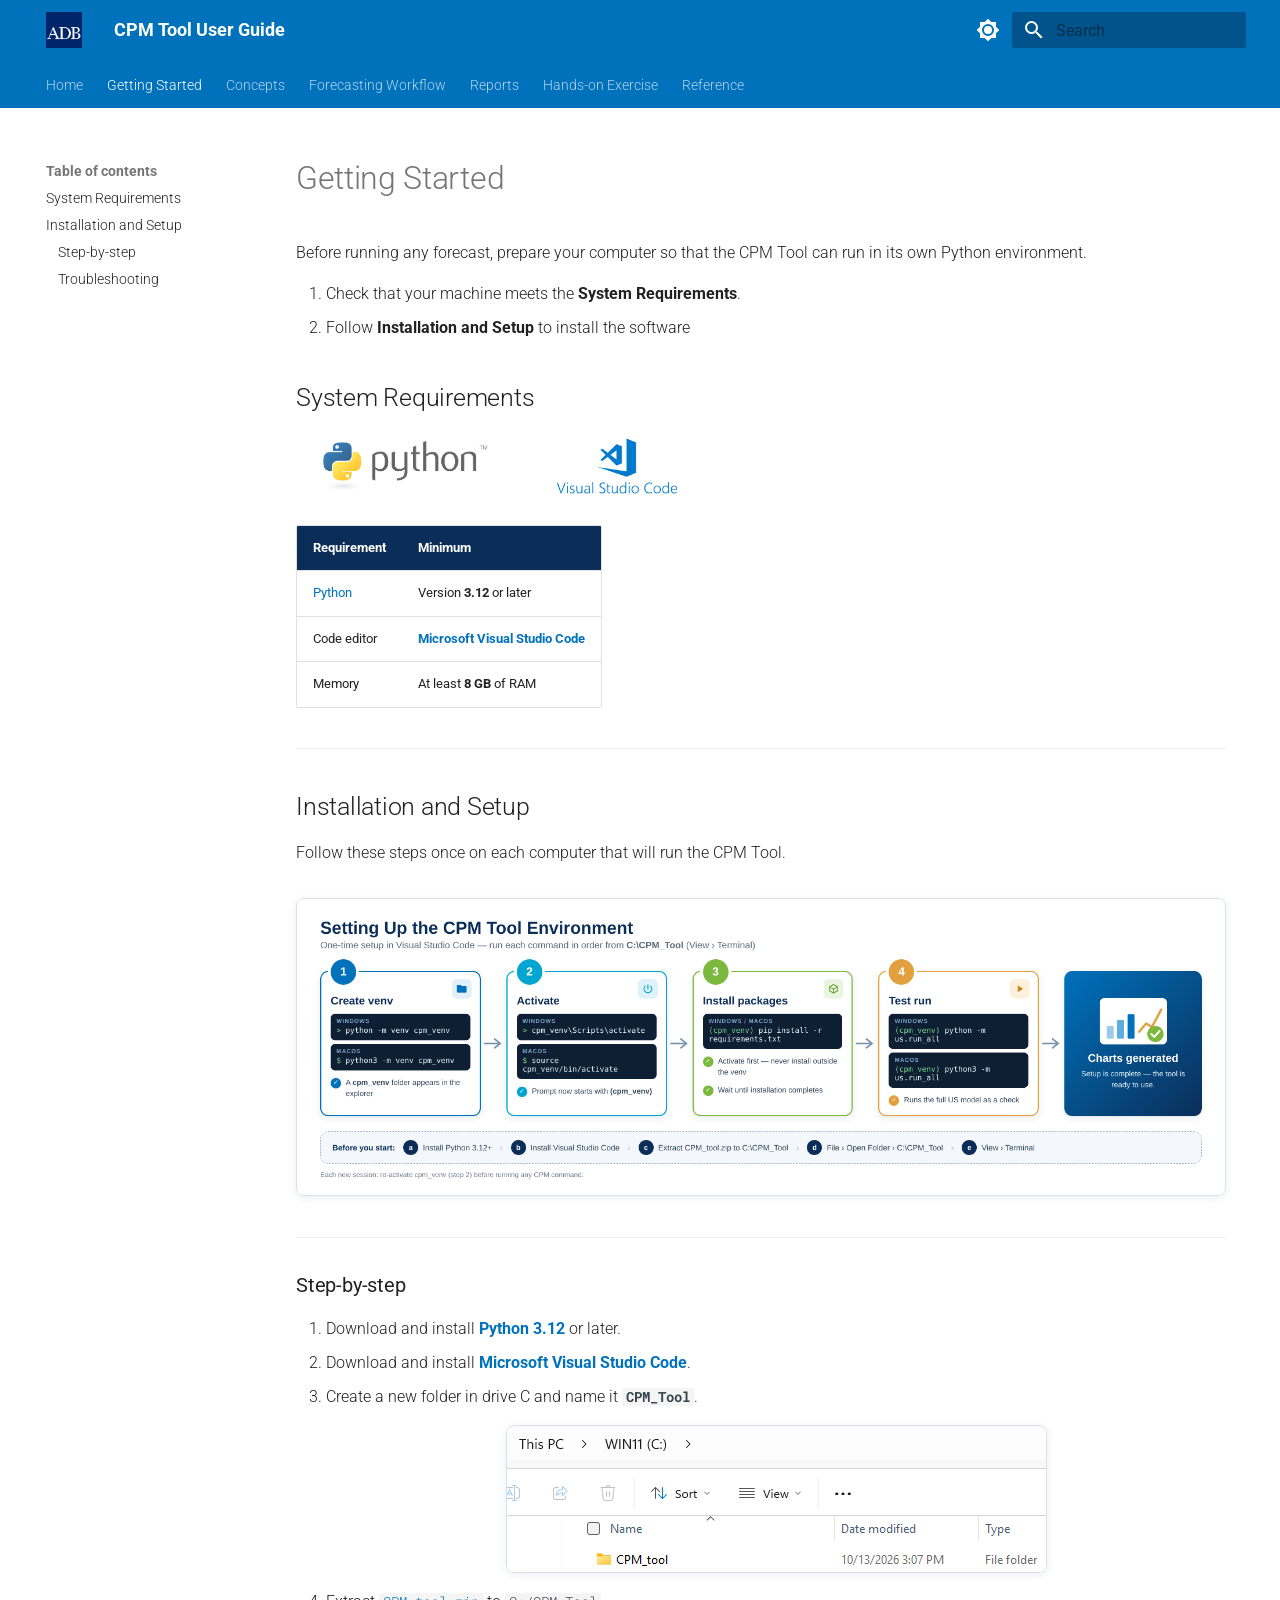
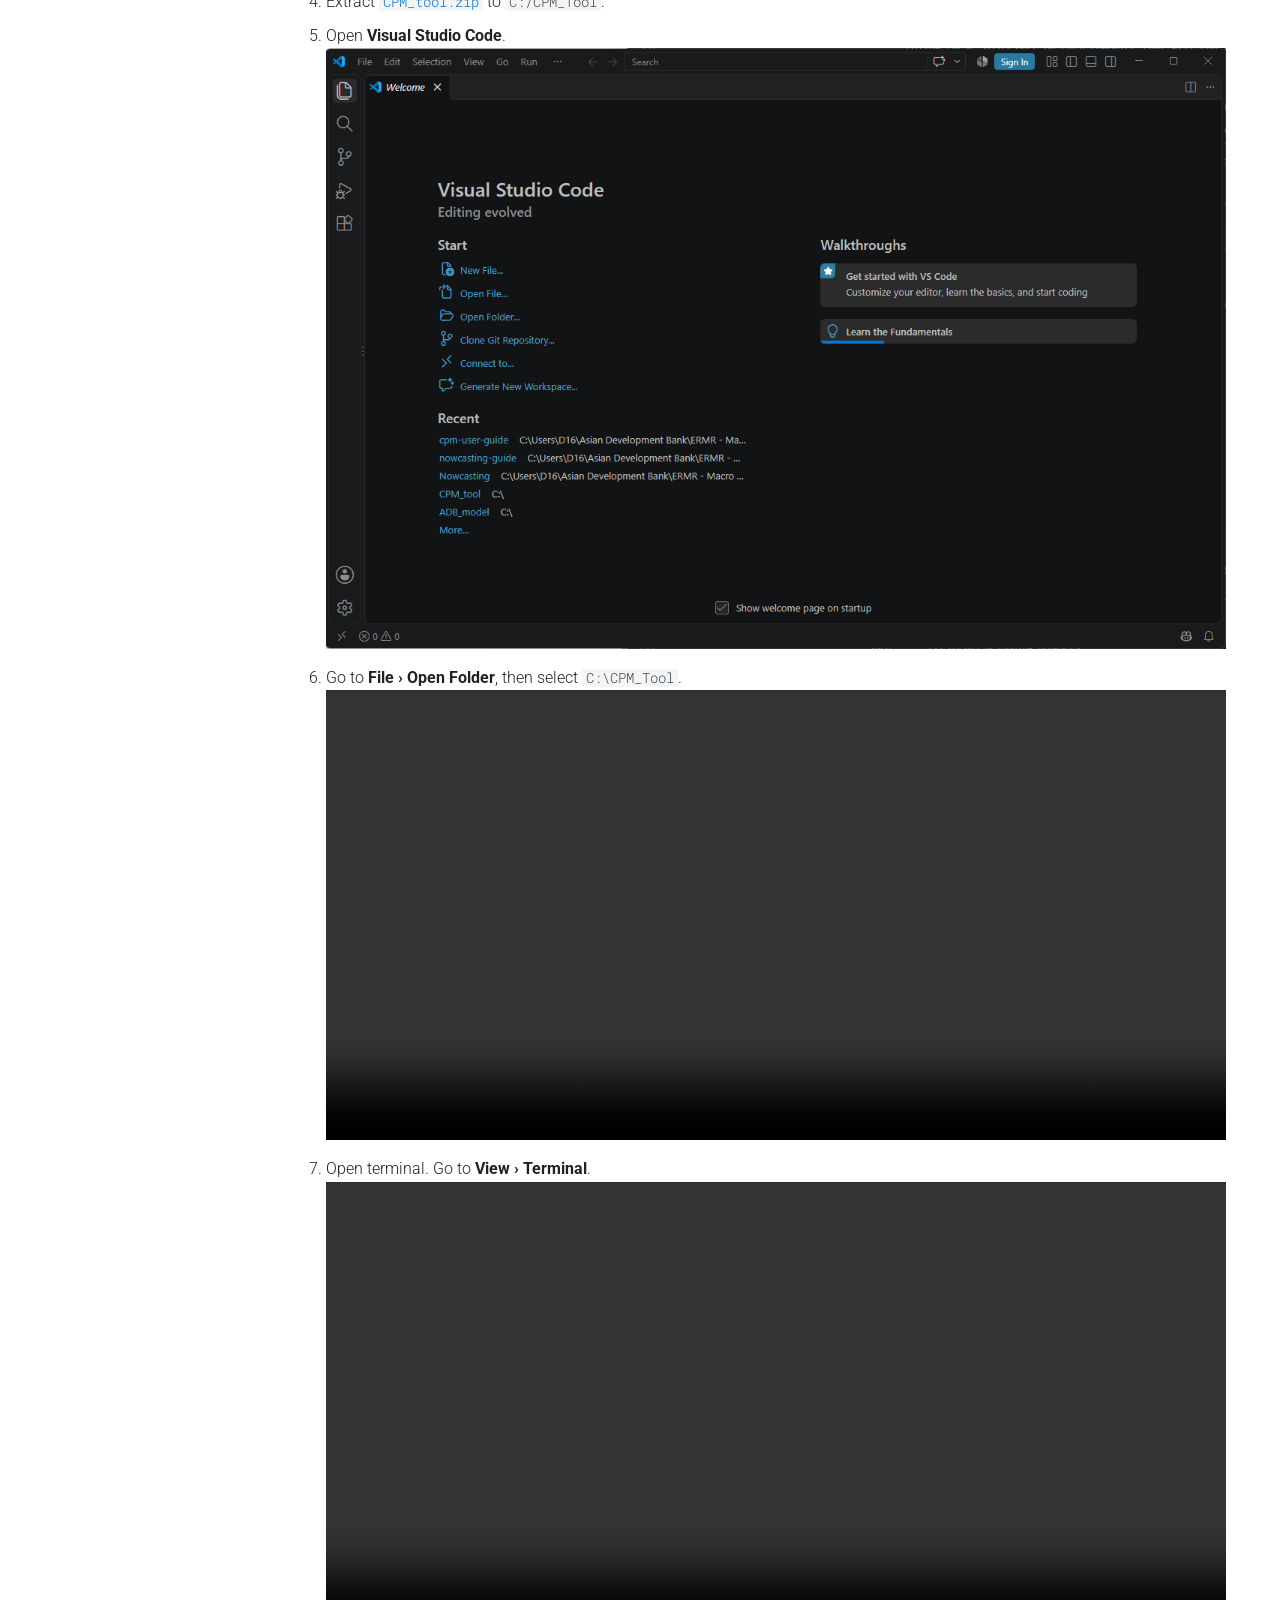
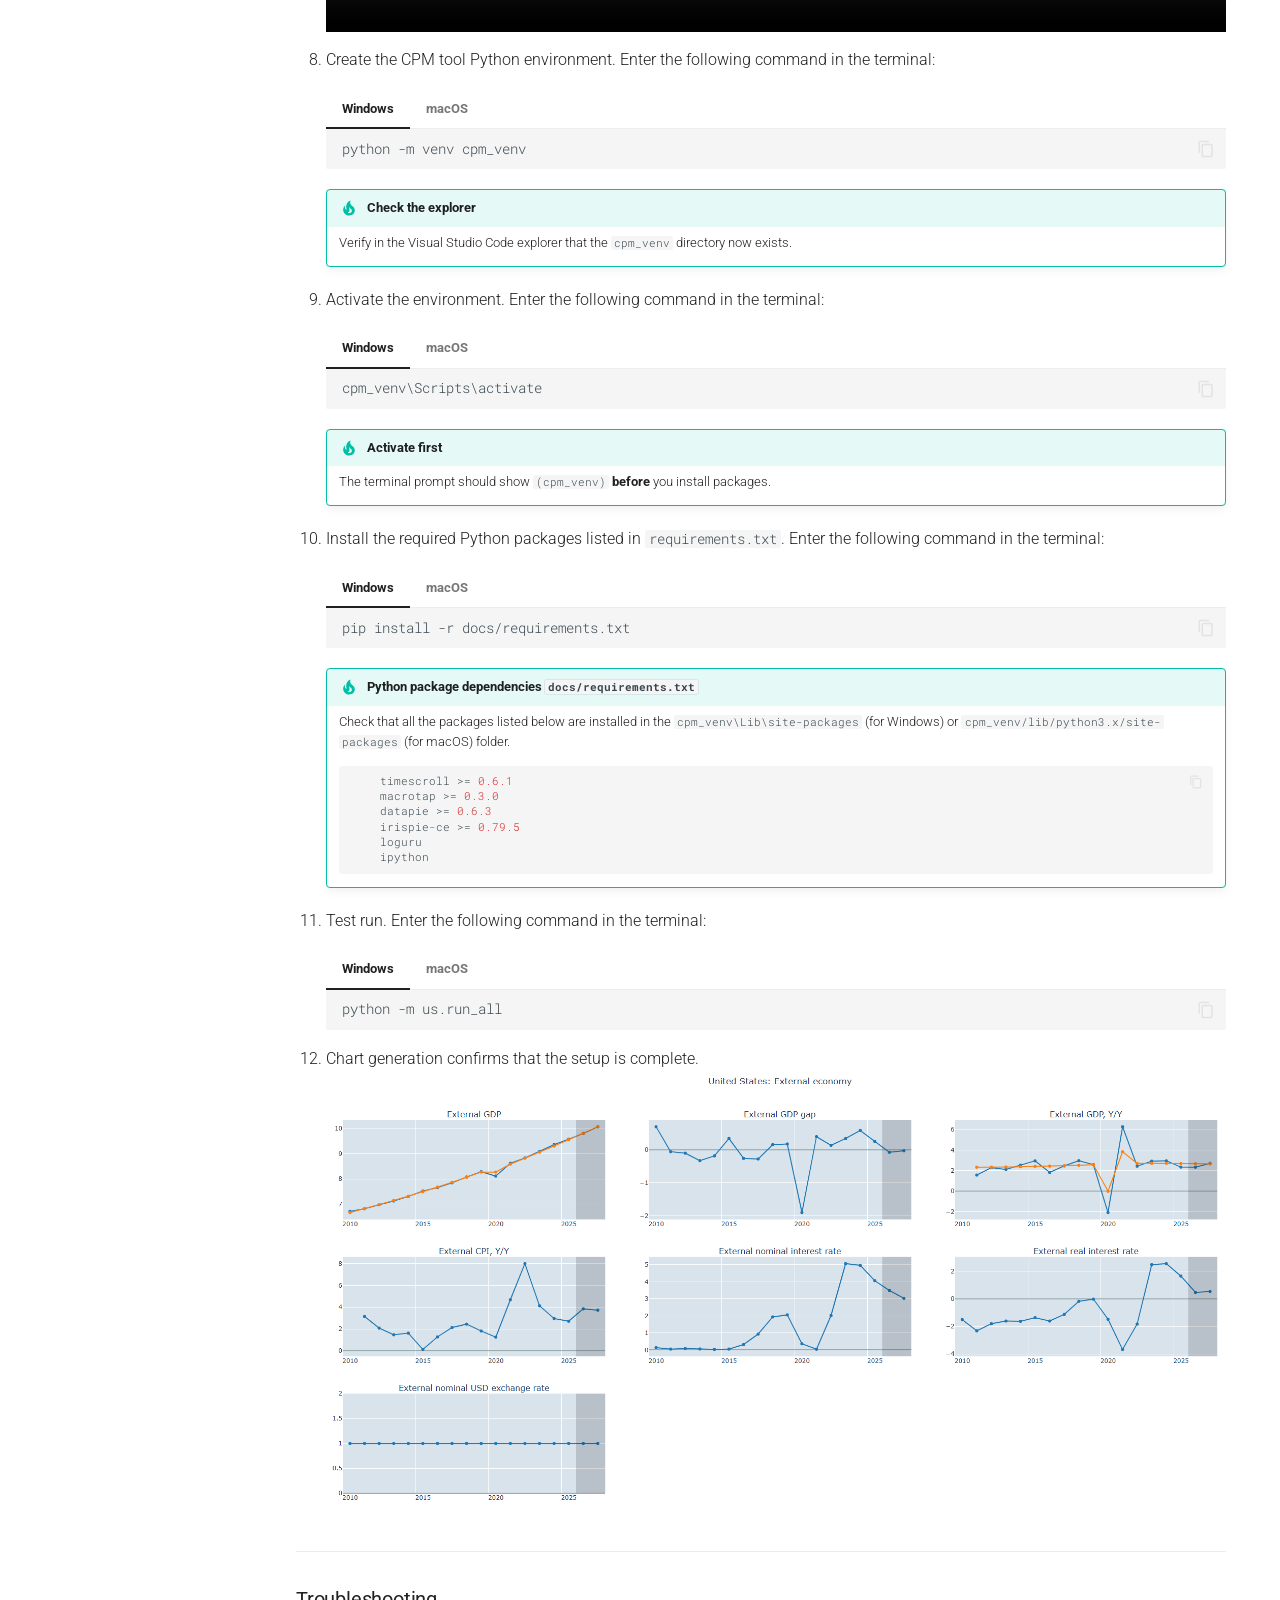
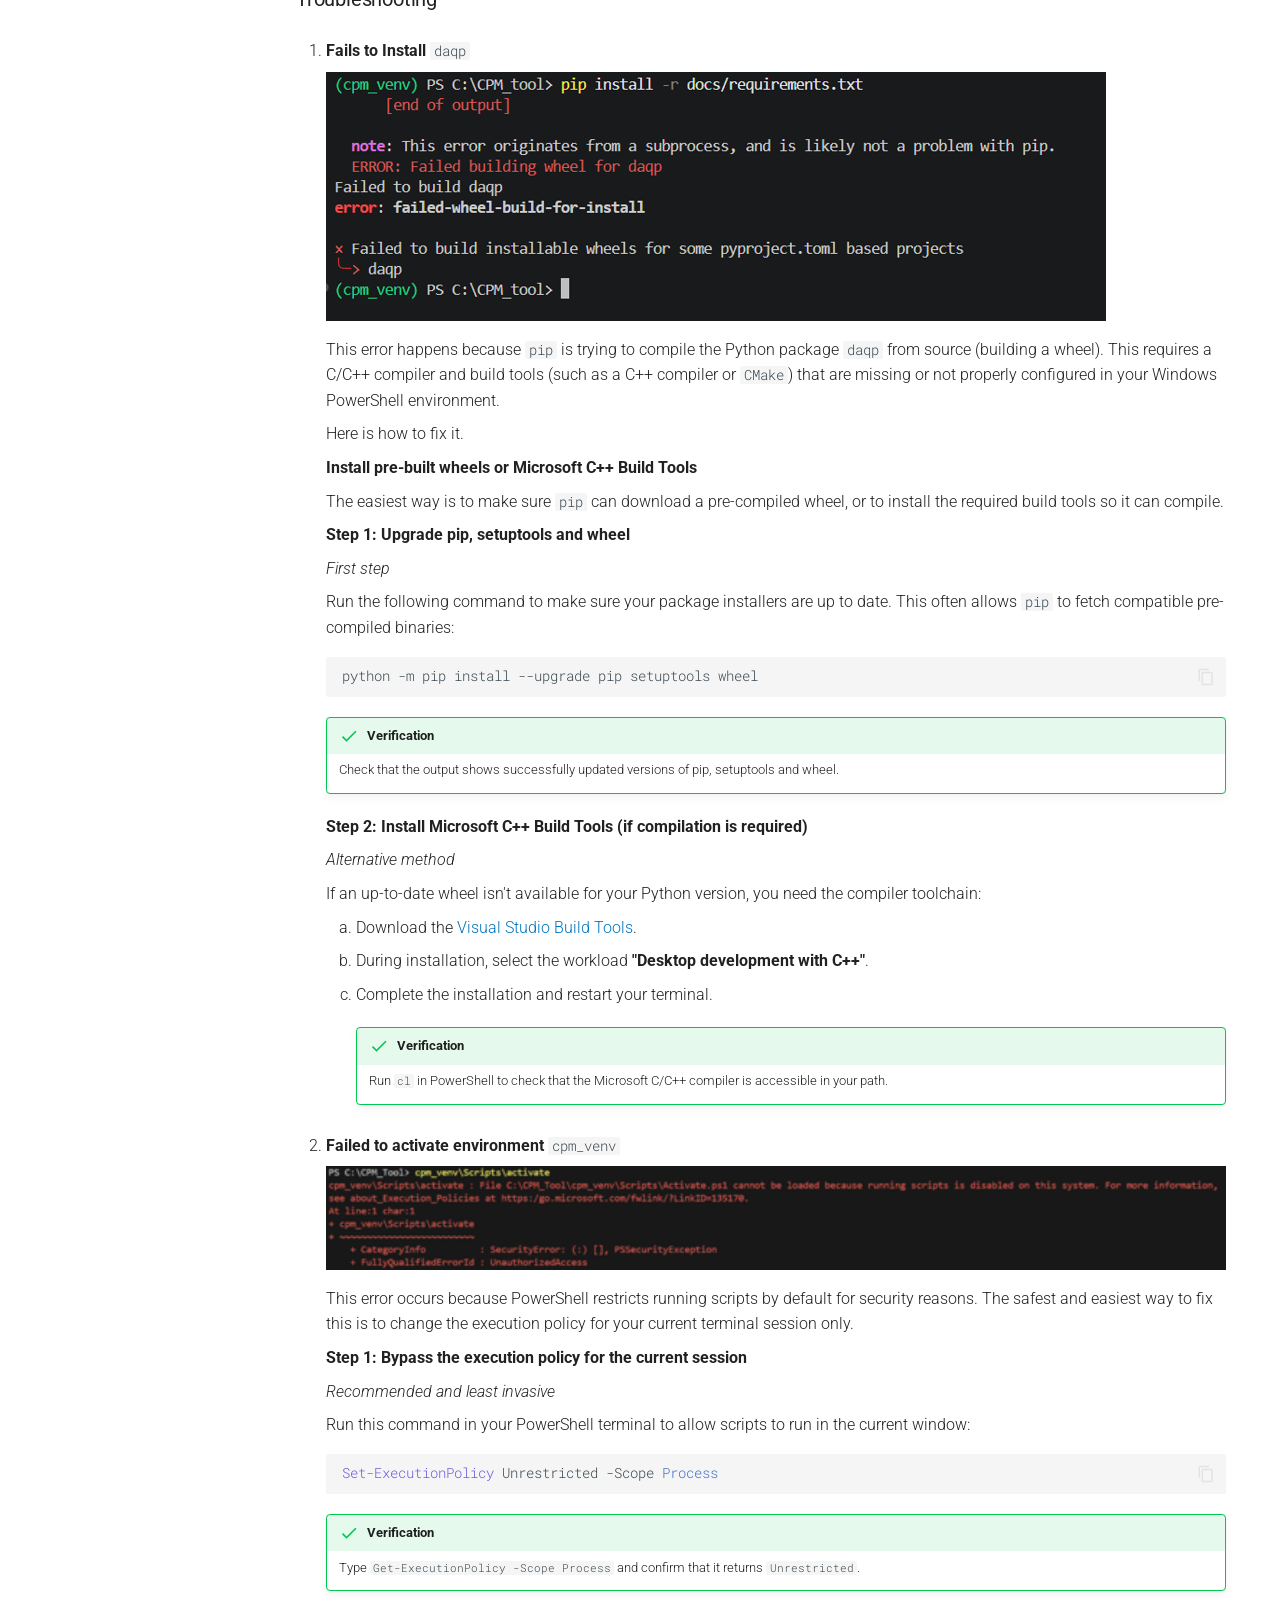
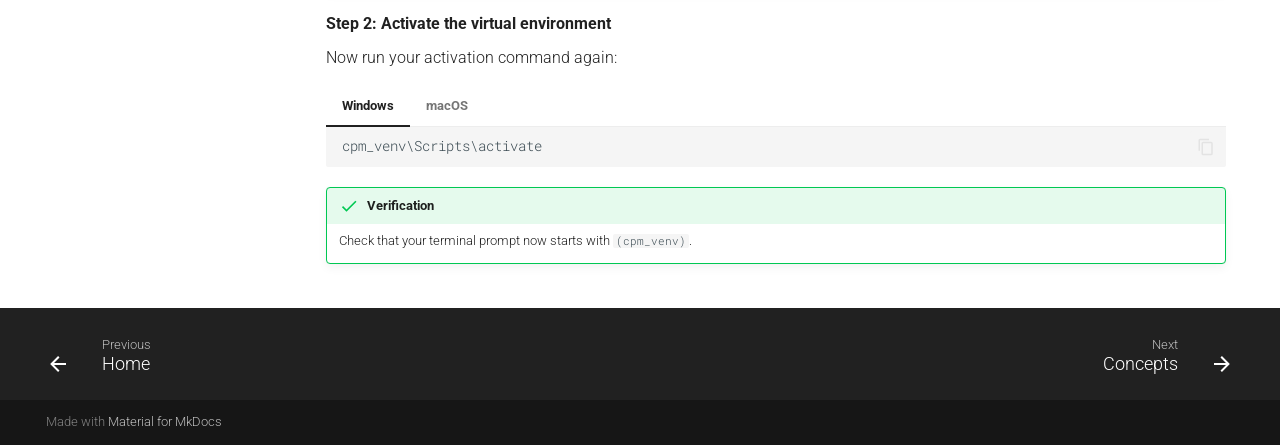
<file: getting-started.html>
<!doctype html>
<html lang="en" class="no-js" xmlns:mso="urn:schemas-microsoft-com:office:office" xmlns:msdt="uuid:C2F41010-65B3-11d1-A29F-00AA00C14882">
  <head>
    
      <meta charset="utf-8">
      <meta name="viewport" content="width=device-width,initial-scale=1">
      
        <meta name="description" content="User guide for the Country Projection Model (CPM) Tool">
      
      
        <meta name="author" content="Dennis E. Sorino">
      
      
      
        <link rel="prev" href="index.html">
      
      
        <link rel="next" href="concepts.html">
      
      
        
      
      
      <link rel="icon" href="assets/images/favicon.png">
      <meta name="generator" content="mkdocs-1.6.1, mkdocs-material-9.7.7">
    
    
      
        <title>Getting Started - CPM Tool User Guide</title>
      
    
    
      <link rel="stylesheet" href="assets/stylesheets/main.ec1eaa64.min.css">
      
        
        <link rel="stylesheet" href="assets/stylesheets/palette.ab4e12ef.min.css">
      
      


    
    
      
    
    
      
        
        
        <link rel="preconnect" href="https://fonts.gstatic.com" crossorigin>
        <link rel="stylesheet" href="https://fonts.googleapis.com/css?family=Roboto:300,300i,400,400i,700,700i%7CRoboto+Mono:400,400i,700,700i&display=fallback">
        <style>:root{--md-text-font:"Roboto";--md-code-font:"Roboto Mono"}</style>
      
    
    
      <link rel="stylesheet" href="css/print-site.css">
    
      <link rel="stylesheet" href="css/print-site-material.css">
    
      <link rel="stylesheet" href="stylesheets/extra.css">
    
    <script>__md_scope=new URL(".",location),__md_hash=e=>[...e].reduce(((e,_)=>(e<<5)-e+_.charCodeAt(0)),0),__md_get=(e,_=localStorage,t=__md_scope)=>JSON.parse(_.getItem(t.pathname+"."+e)),__md_set=(e,_,t=localStorage,a=__md_scope)=>{try{t.setItem(a.pathname+"."+e,JSON.stringify(_))}catch(e){}}</script>
    
      

    
    
  
<!--[if gte mso 9]><xml>
<mso:CustomDocumentProperties>
<mso:ADBCountry msdt:dt="string"></mso:ADBCountry>
<mso:ia017ac09b1942648b563fe0b2b14d52 msdt:dt="string">ERMR|1b0f6326-b8c9-47db-9084-1685569433b2</mso:ia017ac09b1942648b563fe0b2b14d52>
<mso:d01a0ce1b141461dbfb235a3ab729a2c msdt:dt="string"></mso:d01a0ce1b141461dbfb235a3ab729a2c>
<mso:ADBDocumentSecurity msdt:dt="string"></mso:ADBDocumentSecurity>
<mso:ADBDepartmentOwner msdt:dt="string">4;#ERCD|ab3ec0c9-2ce1-477e-8dd0-15d1f7f6b467</mso:ADBDepartmentOwner>
<mso:MediaServiceImageTags msdt:dt="string"></mso:MediaServiceImageTags>
<mso:ADBDocumentLanguage msdt:dt="string">1;#English|16ac8743-31bb-43f8-9a73-533a041667d6</mso:ADBDocumentLanguage>
<mso:p030e467f78f45b4ae8f7e2c17ea4d82 msdt:dt="string"></mso:p030e467f78f45b4ae8f7e2c17ea4d82>
<mso:d61536b25a8a4fedb48bb564279be82a msdt:dt="string">ERCD|ab3ec0c9-2ce1-477e-8dd0-15d1f7f6b467</mso:d61536b25a8a4fedb48bb564279be82a>
<mso:ADBSector msdt:dt="string"></mso:ADBSector>
<mso:ADBDivision msdt:dt="string">7;#ERMR|1b0f6326-b8c9-47db-9084-1685569433b2</mso:ADBDivision>
<mso:a37ff23a602146d4934a49238d370ca5 msdt:dt="string"></mso:a37ff23a602146d4934a49238d370ca5>
<mso:k985dbdc596c44d7acaf8184f33920f0 msdt:dt="string"></mso:k985dbdc596c44d7acaf8184f33920f0>
<mso:j78542b1fffc4a1c84659474212e3133 msdt:dt="string">ERCD|ab3ec0c9-2ce1-477e-8dd0-15d1f7f6b467</mso:j78542b1fffc4a1c84659474212e3133>
<mso:lcf76f155ced4ddcb4097134ff3c332f msdt:dt="string"></mso:lcf76f155ced4ddcb4097134ff3c332f>
<mso:TaxCatchAll msdt:dt="string">4;#ERCD|ab3ec0c9-2ce1-477e-8dd0-15d1f7f6b467;#3;#ERCD|ab3ec0c9-2ce1-477e-8dd0-15d1f7f6b467;#1;#English|16ac8743-31bb-43f8-9a73-533a041667d6;#7;#ERMR|1b0f6326-b8c9-47db-9084-1685569433b2</mso:TaxCatchAll>
<mso:h00e4aaaf4624e24a7df7f06faa038c6 msdt:dt="string">English|16ac8743-31bb-43f8-9a73-533a041667d6</mso:h00e4aaaf4624e24a7df7f06faa038c6>
<mso:ADBDocumentType msdt:dt="string"></mso:ADBDocumentType>
</mso:CustomDocumentProperties>
</xml><![endif]-->
</head>
  
  
    
    
      
    
    
    
    
    <body dir="ltr" data-md-color-scheme="default" data-md-color-primary="custom" data-md-color-accent="custom">
  
    
    <input class="md-toggle" data-md-toggle="drawer" type="checkbox" id="__drawer" autocomplete="off">
    <input class="md-toggle" data-md-toggle="search" type="checkbox" id="__search" autocomplete="off">
    <label class="md-overlay" for="__drawer"></label>
    <div data-md-component="skip">
      
        
        <a href="#getting-started" class="md-skip">
          Skip to content
        </a>
      
    </div>
    <div data-md-component="announce">
      
    </div>
    
    
      

<header class="md-header" data-md-component="header">
  <nav class="md-header__inner md-grid" aria-label="Header">
    <a href="index.html" title="CPM Tool User Guide" class="md-header__button md-logo" aria-label="CPM Tool User Guide" data-md-component="logo">
      
  <img src="assets/images/adb-logo.png" alt="logo">

    </a>
    <label class="md-header__button md-icon" for="__drawer">
      
      <svg xmlns="http://www.w3.org/2000/svg" viewBox="0 0 24 24"><path d="M3 6h18v2H3zm0 5h18v2H3zm0 5h18v2H3z"/></svg>
    </label>
    <div class="md-header__title" data-md-component="header-title">
      <div class="md-header__ellipsis">
        <div class="md-header__topic">
          <span class="md-ellipsis">
            CPM Tool User Guide
          </span>
        </div>
        <div class="md-header__topic" data-md-component="header-topic">
          <span class="md-ellipsis">
            
              Getting Started
            
          </span>
        </div>
      </div>
    </div>
    
      
        <form class="md-header__option" data-md-component="palette">
  
    
    
    
    <input class="md-option" data-md-color-media="" data-md-color-scheme="default" data-md-color-primary="custom" data-md-color-accent="custom"  aria-label="Switch to dark mode"  type="radio" name="__palette" id="__palette_0">
    
      <label class="md-header__button md-icon" title="Switch to dark mode" for="__palette_1" hidden>
        <svg xmlns="http://www.w3.org/2000/svg" viewBox="0 0 24 24"><path d="M12 8a4 4 0 0 0-4 4 4 4 0 0 0 4 4 4 4 0 0 0 4-4 4 4 0 0 0-4-4m0 10a6 6 0 0 1-6-6 6 6 0 0 1 6-6 6 6 0 0 1 6 6 6 6 0 0 1-6 6m8-9.31V4h-4.69L12 .69 8.69 4H4v4.69L.69 12 4 15.31V20h4.69L12 23.31 15.31 20H20v-4.69L23.31 12z"/></svg>
      </label>
    
  
    
    
    
    <input class="md-option" data-md-color-media="" data-md-color-scheme="slate" data-md-color-primary="custom" data-md-color-accent="custom"  aria-label="Switch to light mode"  type="radio" name="__palette" id="__palette_1">
    
      <label class="md-header__button md-icon" title="Switch to light mode" for="__palette_0" hidden>
        <svg xmlns="http://www.w3.org/2000/svg" viewBox="0 0 24 24"><path d="M12 18c-.89 0-1.74-.2-2.5-.55C11.56 16.5 13 14.42 13 12s-1.44-4.5-3.5-5.45C10.26 6.2 11.11 6 12 6a6 6 0 0 1 6 6 6 6 0 0 1-6 6m8-9.31V4h-4.69L12 .69 8.69 4H4v4.69L.69 12 4 15.31V20h4.69L12 23.31 15.31 20H20v-4.69L23.31 12z"/></svg>
      </label>
    
  
</form>
      
    
    
      <script>var palette=__md_get("__palette");if(palette&&palette.color){if("(prefers-color-scheme)"===palette.color.media){var media=matchMedia("(prefers-color-scheme: light)"),input=document.querySelector(media.matches?"[data-md-color-media='(prefers-color-scheme: light)']":"[data-md-color-media='(prefers-color-scheme: dark)']");palette.color.media=input.getAttribute("data-md-color-media"),palette.color.scheme=input.getAttribute("data-md-color-scheme"),palette.color.primary=input.getAttribute("data-md-color-primary"),palette.color.accent=input.getAttribute("data-md-color-accent")}for(var[key,value]of Object.entries(palette.color))document.body.setAttribute("data-md-color-"+key,value)}</script>
    
    
    
      
      
        <label class="md-header__button md-icon" for="__search">
          
          <svg xmlns="http://www.w3.org/2000/svg" viewBox="0 0 24 24"><path d="M9.5 3A6.5 6.5 0 0 1 16 9.5c0 1.61-.59 3.09-1.56 4.23l.27.27h.79l5 5-1.5 1.5-5-5v-.79l-.27-.27A6.52 6.52 0 0 1 9.5 16 6.5 6.5 0 0 1 3 9.5 6.5 6.5 0 0 1 9.5 3m0 2C7 5 5 7 5 9.5S7 14 9.5 14 14 12 14 9.5 12 5 9.5 5"/></svg>
        </label>
        <div class="md-search" data-md-component="search" role="dialog">
  <label class="md-search__overlay" for="__search"></label>
  <div class="md-search__inner" role="search">
    <form class="md-search__form" name="search">
      <input type="text" class="md-search__input" name="query" aria-label="Search" placeholder="Search" autocapitalize="off" autocorrect="off" autocomplete="off" spellcheck="false" data-md-component="search-query" required>
      <label class="md-search__icon md-icon" for="__search">
        
        <svg xmlns="http://www.w3.org/2000/svg" viewBox="0 0 24 24"><path d="M9.5 3A6.5 6.5 0 0 1 16 9.5c0 1.61-.59 3.09-1.56 4.23l.27.27h.79l5 5-1.5 1.5-5-5v-.79l-.27-.27A6.52 6.52 0 0 1 9.5 16 6.5 6.5 0 0 1 3 9.5 6.5 6.5 0 0 1 9.5 3m0 2C7 5 5 7 5 9.5S7 14 9.5 14 14 12 14 9.5 12 5 9.5 5"/></svg>
        
        <svg xmlns="http://www.w3.org/2000/svg" viewBox="0 0 24 24"><path d="M20 11v2H8l5.5 5.5-1.42 1.42L4.16 12l7.92-7.92L13.5 5.5 8 11z"/></svg>
      </label>
      <nav class="md-search__options" aria-label="Search">
        
        <button type="reset" class="md-search__icon md-icon" title="Clear" aria-label="Clear" tabindex="-1">
          
          <svg xmlns="http://www.w3.org/2000/svg" viewBox="0 0 24 24"><path d="M19 6.41 17.59 5 12 10.59 6.41 5 5 6.41 10.59 12 5 17.59 6.41 19 12 13.41 17.59 19 19 17.59 13.41 12z"/></svg>
        </button>
      </nav>
      
        <div class="md-search__suggest" data-md-component="search-suggest"></div>
      
    </form>
    <div class="md-search__output">
      <div class="md-search__scrollwrap" tabindex="0" data-md-scrollfix>
        <div class="md-search-result" data-md-component="search-result">
          <div class="md-search-result__meta">
            Initializing search
          </div>
          <ol class="md-search-result__list" role="presentation"></ol>
        </div>
      </div>
    </div>
  </div>
</div>
      
    
    
  </nav>
  
</header>
    
    <div class="md-container" data-md-component="container">
      
      
        
          
            
<nav class="md-tabs" aria-label="Tabs" data-md-component="tabs">
  <div class="md-grid">
    <ul class="md-tabs__list">
      
        
  
  
  
  
    <li class="md-tabs__item">
      <a href="index.html" class="md-tabs__link">
        
  
  
    
  
  Home

      </a>
    </li>
  

      
        
  
  
  
    
  
  
    <li class="md-tabs__item md-tabs__item--active">
      <a href="getting-started.html" class="md-tabs__link">
        
  
  
    
  
  Getting Started

      </a>
    </li>
  

      
        
  
  
  
  
    <li class="md-tabs__item">
      <a href="concepts.html" class="md-tabs__link">
        
  
  
    
  
  Concepts

      </a>
    </li>
  

      
        
  
  
  
  
    <li class="md-tabs__item">
      <a href="workflow.html" class="md-tabs__link">
        
  
  
    
  
  Forecasting Workflow

      </a>
    </li>
  

      
        
  
  
  
  
    <li class="md-tabs__item">
      <a href="reports.html" class="md-tabs__link">
        
  
  
    
  
  Reports

      </a>
    </li>
  

      
        
  
  
  
  
    <li class="md-tabs__item">
      <a href="exercise.html" class="md-tabs__link">
        
  
  
    
  
  Hands-on Exercise

      </a>
    </li>
  

      
        
  
  
  
  
    <li class="md-tabs__item">
      <a href="reference.html" class="md-tabs__link">
        
  
  
    
  
  Reference

      </a>
    </li>
  

      
    </ul>
  </div>
</nav>
          
        
      
      <main class="md-main" data-md-component="main">
        <div class="md-main__inner md-grid">
          
            
              
              <div class="md-sidebar md-sidebar--primary" data-md-component="sidebar" data-md-type="navigation" >
                <div class="md-sidebar__scrollwrap">
                  <div class="md-sidebar__inner">
                    


  


<nav class="md-nav md-nav--primary md-nav--lifted" aria-label="Navigation" data-md-level="0">
  <label class="md-nav__title" for="__drawer">
    <a href="index.html" title="CPM Tool User Guide" class="md-nav__button md-logo" aria-label="CPM Tool User Guide" data-md-component="logo">
      
  <img src="assets/images/adb-logo.png" alt="logo">

    </a>
    CPM Tool User Guide
  </label>
  
  <ul class="md-nav__list" data-md-scrollfix>
    
      
      
  
  
  
  
    <li class="md-nav__item">
      <a href="index.html" class="md-nav__link">
        
  
  
  <span class="md-ellipsis">
    
  
    Home
  

    
  </span>
  
  

      </a>
    </li>
  

    
      
      
  
  
    
  
  
  
    <li class="md-nav__item md-nav__item--active">
      
      <input class="md-nav__toggle md-toggle" type="checkbox" id="__toc">
      
      
        
      
      
        <label class="md-nav__link md-nav__link--active" for="__toc">
          
  
  
  <span class="md-ellipsis">
    
  
    Getting Started
  

    
  </span>
  
  

          <span class="md-nav__icon md-icon"></span>
        </label>
      
      <a href="getting-started.html" class="md-nav__link md-nav__link--active">
        
  
  
  <span class="md-ellipsis">
    
  
    Getting Started
  

    
  </span>
  
  

      </a>
      
        

<nav class="md-nav md-nav--secondary" aria-label="Table of contents">
  
  
  
    
  
  
    <label class="md-nav__title" for="__toc">
      <span class="md-nav__icon md-icon"></span>
      Table of contents
    </label>
    <ul class="md-nav__list" data-md-component="toc" data-md-scrollfix>
      
        <li class="md-nav__item">
  <a href="#system-requirements" class="md-nav__link">
    <span class="md-ellipsis">
      
        System Requirements
      
    </span>
  </a>
  
</li>
      
        <li class="md-nav__item">
  <a href="#installation-and-setup" class="md-nav__link">
    <span class="md-ellipsis">
      
        Installation and Setup
      
    </span>
  </a>
  
    <nav class="md-nav" aria-label="Installation and Setup">
      <ul class="md-nav__list">
        
          <li class="md-nav__item">
  <a href="#step-by-step" class="md-nav__link">
    <span class="md-ellipsis">
      
        Step-by-step
      
    </span>
  </a>
  
</li>
        
          <li class="md-nav__item">
  <a href="#troubleshooting" class="md-nav__link">
    <span class="md-ellipsis">
      
        Troubleshooting
      
    </span>
  </a>
  
</li>
        
      </ul>
    </nav>
  
</li>
      
    </ul>
  
</nav>
      
    </li>
  

    
      
      
  
  
  
  
    <li class="md-nav__item">
      <a href="concepts.html" class="md-nav__link">
        
  
  
  <span class="md-ellipsis">
    
  
    Concepts
  

    
  </span>
  
  

      </a>
    </li>
  

    
      
      
  
  
  
  
    <li class="md-nav__item">
      <a href="workflow.html" class="md-nav__link">
        
  
  
  <span class="md-ellipsis">
    
  
    Forecasting Workflow
  

    
  </span>
  
  

      </a>
    </li>
  

    
      
      
  
  
  
  
    <li class="md-nav__item">
      <a href="reports.html" class="md-nav__link">
        
  
  
  <span class="md-ellipsis">
    
  
    Reports
  

    
  </span>
  
  

      </a>
    </li>
  

    
      
      
  
  
  
  
    <li class="md-nav__item">
      <a href="exercise.html" class="md-nav__link">
        
  
  
  <span class="md-ellipsis">
    
  
    Hands-on Exercise
  

    
  </span>
  
  

      </a>
    </li>
  

    
      
      
  
  
  
  
    <li class="md-nav__item">
      <a href="reference.html" class="md-nav__link">
        
  
  
  <span class="md-ellipsis">
    
  
    Reference
  

    
  </span>
  
  

      </a>
    </li>
  

    
  </ul>
</nav>
                  </div>
                </div>
              </div>
            
            
              
              <div class="md-sidebar md-sidebar--secondary" data-md-component="sidebar" data-md-type="toc" >
                <div class="md-sidebar__scrollwrap">
                  <div class="md-sidebar__inner">
                    

<nav class="md-nav md-nav--secondary" aria-label="Table of contents">
  
  
  
    
  
  
    <label class="md-nav__title" for="__toc">
      <span class="md-nav__icon md-icon"></span>
      Table of contents
    </label>
    <ul class="md-nav__list" data-md-component="toc" data-md-scrollfix>
      
        <li class="md-nav__item">
  <a href="#system-requirements" class="md-nav__link">
    <span class="md-ellipsis">
      
        System Requirements
      
    </span>
  </a>
  
</li>
      
        <li class="md-nav__item">
  <a href="#installation-and-setup" class="md-nav__link">
    <span class="md-ellipsis">
      
        Installation and Setup
      
    </span>
  </a>
  
    <nav class="md-nav" aria-label="Installation and Setup">
      <ul class="md-nav__list">
        
          <li class="md-nav__item">
  <a href="#step-by-step" class="md-nav__link">
    <span class="md-ellipsis">
      
        Step-by-step
      
    </span>
  </a>
  
</li>
        
          <li class="md-nav__item">
  <a href="#troubleshooting" class="md-nav__link">
    <span class="md-ellipsis">
      
        Troubleshooting
      
    </span>
  </a>
  
</li>
        
      </ul>
    </nav>
  
</li>
      
    </ul>
  
</nav>
                  </div>
                </div>
              </div>
            
          
          
            <div class="md-content" data-md-component="content">
              
              <article class="md-content__inner md-typeset">
                
                  



<h1 id="getting-started">Getting Started<a class="headerlink" href="#getting-started" title="Permanent link">&para;</a></h1>
<p>Before running any forecast, prepare your computer so that the CPM Tool can run in its own Python environment.</p>
<ol>
<li>Check that your machine meets the <strong>System Requirements</strong>.</li>
<li>Follow <strong>Installation and Setup</strong> to install the software</li>
</ol>
<h2 id="system-requirements">System Requirements<a class="headerlink" href="#system-requirements" title="Permanent link">&para;</a></h2>
<div class="logo-row">
<p><a href="https://www.python.org/downloads/" rel="noopener noreferrer" target="_blank"><img alt="Python" src="assets/images/python-logo.png" /></a>
<a href="https://code.visualstudio.com/download" rel="noopener noreferrer" target="_blank"><img alt="Visual Studio Code" src="assets/images/vscode-logo.png" /></a></p>
</div>
<table>
<thead>
<tr>
<th>Requirement</th>
<th>Minimum</th>
</tr>
</thead>
<tbody>
<tr>
<td><a href="https://www.python.org/downloads/" rel="noopener noreferrer" target="_blank">Python</a></td>
<td>Version <strong>3.12</strong> or later</td>
</tr>
<tr>
<td>Code editor</td>
<td><a href="https://code.visualstudio.com/download" rel="noopener noreferrer" target="_blank"><strong>Microsoft Visual Studio Code</strong></a></td>
</tr>
<tr>
<td>Memory</td>
<td>At least <strong>8 GB</strong> of RAM</td>
</tr>
</tbody>
</table>
<hr />
<h2 id="installation-and-setup">Installation and Setup<a class="headerlink" href="#installation-and-setup" title="Permanent link">&para;</a></h2>
<p>Follow these steps once on each computer that will run the CPM Tool.</p>
<figure>
<p><img alt="CPM Tool Setup" src="assets/images/settingup.png" /></p>
</figure>
<hr />
<h3 id="step-by-step">Step-by-step<a class="headerlink" href="#step-by-step" title="Permanent link">&para;</a></h3>
<ol>
<li>Download and install <a href="https://www.python.org/downloads/" rel="noopener noreferrer" target="_blank"><strong>Python 3.12</strong></a>  or later.</li>
<li>Download and install <a href="https://code.visualstudio.com/download" rel="noopener noreferrer" target="_blank"><strong>Microsoft Visual Studio Code</strong></a>.</li>
<li>
<p>Create a new folder in drive C and name it <strong><code>CPM_Tool</code></strong>.
    <figure>
        <img alt="CPM Tool folder" src="assets/images/cpm_folder.png" />
    </figure></p>
</li>
<li>
<p>Extract <a href="assets/CPM_tool.zip" rel="noopener noreferrer" target="_blank"><code>CPM_tool.zip</code></a> to <code>C:/CPM_Tool</code>.</p>
</li>
<li>
<p>Open <strong>Visual Studio Code</strong>.
    <img alt="CPM Tool folder" src="assets/images/vscode.png" /></p>
</li>
<li>
<p>Go to <strong>File › Open Folder</strong>, then select <code>C:\CPM_Tool</code>.
    <video controls width="100%">
      <source src="assets/images/open_folder.mp4" type="video/mp4">
    </video></p>
</li>
<li>
<p>Open terminal. Go to <strong>View › Terminal</strong>.
    <video controls width="100%">
      <source src="assets/images/open_terminal.mp4" type="video/mp4">
    </video></p>
</li>
<li>
<p>Create the CPM tool Python environment. Enter the following command in the terminal:</p>
<div class="tabbed-set tabbed-alternate" data-tabs="1:2"><input checked="checked" id="__tabbed_1_1" name="__tabbed_1" type="radio" /><input id="__tabbed_1_2" name="__tabbed_1" type="radio" /><div class="tabbed-labels"><label for="__tabbed_1_1">Windows</label><label for="__tabbed_1_2">macOS</label></div>
<div class="tabbed-content">
<div class="tabbed-block">
<div class="highlight"><pre><span></span><code><a id="__codelineno-0-1" name="__codelineno-0-1" href="#__codelineno-0-1"></a>python -m venv cpm_venv
</code></pre></div>
</div>
<div class="tabbed-block">
<div class="highlight"><pre><span></span><code><a id="__codelineno-1-1" name="__codelineno-1-1" href="#__codelineno-1-1"></a>python3<span class="w"> </span>-m<span class="w"> </span>venv<span class="w"> </span>cpm_venv
</code></pre></div>
</div>
</div>
</div>
<div class="admonition tip">
<p class="admonition-title">Check the explorer</p>
<p>Verify in the Visual Studio Code explorer that the <code>cpm_venv</code> directory now exists.</p>
</div>
</li>
<li>
<p>Activate the environment. Enter the following command in the terminal:</p>
<div class="tabbed-set tabbed-alternate" data-tabs="2:2"><input checked="checked" id="__tabbed_2_1" name="__tabbed_2" type="radio" /><input id="__tabbed_2_2" name="__tabbed_2" type="radio" /><div class="tabbed-labels"><label for="__tabbed_2_1">Windows</label><label for="__tabbed_2_2">macOS</label></div>
<div class="tabbed-content">
<div class="tabbed-block">
<div class="highlight"><pre><span></span><code><a id="__codelineno-2-1" name="__codelineno-2-1" href="#__codelineno-2-1"></a>cpm_venv\Scripts\activate
</code></pre></div>
</div>
<div class="tabbed-block">
<div class="highlight"><pre><span></span><code><a id="__codelineno-3-1" name="__codelineno-3-1" href="#__codelineno-3-1"></a><span class="nb">source</span><span class="w"> </span>cpm_venv/bin/activate
</code></pre></div>
</div>
</div>
</div>
<div class="admonition tip">
<p class="admonition-title">Activate first</p>
<p>The terminal prompt should show <code>(cpm_venv)</code> <strong>before</strong> you install packages.</p>
</div>
</li>
<li>
<p>Install the required Python packages listed in <code>requirements.txt</code>. Enter the following command in the terminal:</p>
<div class="tabbed-set tabbed-alternate" data-tabs="3:2"><input checked="checked" id="__tabbed_3_1" name="__tabbed_3" type="radio" /><input id="__tabbed_3_2" name="__tabbed_3" type="radio" /><div class="tabbed-labels"><label for="__tabbed_3_1">Windows</label><label for="__tabbed_3_2">macOS</label></div>
<div class="tabbed-content">
<div class="tabbed-block">
<div class="highlight"><pre><span></span><code><a id="__codelineno-4-1" name="__codelineno-4-1" href="#__codelineno-4-1"></a>pip install -r docs/requirements.txt
</code></pre></div>
</div>
<div class="tabbed-block">
<div class="highlight"><pre><span></span><code><a id="__codelineno-5-1" name="__codelineno-5-1" href="#__codelineno-5-1"></a>pip<span class="w"> </span>install<span class="w"> </span>-r<span class="w"> </span>docs/requirements.txt
</code></pre></div>
</div>
</div>
</div>
<div class="admonition tip">
<p class="admonition-title">Python package dependencies <code>docs/requirements.txt</code></p>
<p>Check that all the packages listed below are installed in the <code>cpm_venv\Lib\site-packages</code> (for Windows) or <code>cpm_venv/lib/python3.x/site-packages</code> (for macOS) folder.</p>
<div class="highlight"><pre><span></span><code><a id="__codelineno-6-1" name="__codelineno-6-1" href="#__codelineno-6-1"></a><span class="w">    </span><span class="kc">t</span><span class="err">imescroll</span><span class="w"> </span><span class="err">&gt;=</span><span class="w"> </span><span class="mf">0.6.1</span>
<a id="__codelineno-6-2" name="__codelineno-6-2" href="#__codelineno-6-2"></a><span class="w">    </span><span class="err">macro</span><span class="kc">ta</span><span class="err">p</span><span class="w"> </span><span class="err">&gt;=</span><span class="w"> </span><span class="mf">0.3.0</span>
<a id="__codelineno-6-3" name="__codelineno-6-3" href="#__codelineno-6-3"></a><span class="w">    </span><span class="err">da</span><span class="kc">ta</span><span class="err">pie</span><span class="w"> </span><span class="err">&gt;=</span><span class="w"> </span><span class="mf">0.6.3</span>
<a id="__codelineno-6-4" name="__codelineno-6-4" href="#__codelineno-6-4"></a><span class="w">    </span><span class="err">irispie</span><span class="mi">-</span><span class="err">ce</span><span class="w"> </span><span class="err">&gt;=</span><span class="w"> </span><span class="mf">0.79.5</span>
<a id="__codelineno-6-5" name="__codelineno-6-5" href="#__codelineno-6-5"></a><span class="w">    </span><span class="err">loguru</span>
<a id="__codelineno-6-6" name="__codelineno-6-6" href="#__codelineno-6-6"></a><span class="w">    </span><span class="err">ipy</span><span class="kc">t</span><span class="err">ho</span><span class="kc">n</span>
</code></pre></div>
</div>
</li>
<li>
<p>Test run. Enter the following command in the terminal:</p>
<div class="tabbed-set tabbed-alternate" data-tabs="4:2"><input checked="checked" id="__tabbed_4_1" name="__tabbed_4" type="radio" /><input id="__tabbed_4_2" name="__tabbed_4" type="radio" /><div class="tabbed-labels"><label for="__tabbed_4_1">Windows</label><label for="__tabbed_4_2">macOS</label></div>
<div class="tabbed-content">
<div class="tabbed-block">
<div class="highlight"><pre><span></span><code><a id="__codelineno-7-1" name="__codelineno-7-1" href="#__codelineno-7-1"></a>python -m us.run_all
</code></pre></div>
</div>
<div class="tabbed-block">
<div class="highlight"><pre><span></span><code><a id="__codelineno-8-1" name="__codelineno-8-1" href="#__codelineno-8-1"></a>python3<span class="w"> </span>-m<span class="w"> </span>us.run_all
</code></pre></div>
</div>
</div>
</div>
</li>
<li>
<p>Chart generation confirms that the setup is complete.
    <img alt="CPM Tool folder" src="assets/images/sample_chart.png" /></p>
</li>
</ol>
<hr />
<h3 id="troubleshooting">Troubleshooting<a class="headerlink" href="#troubleshooting" title="Permanent link">&para;</a></h3>
<ol>
<li>
<p><strong>Fails to Install</strong> <code>daqp</code></p>
<p><img alt="CPM Tool setup error 1" src="assets/images/error1.png" /></p>
<p>This error happens because <code>pip</code> is trying to compile the Python package <code>daqp</code> from source (building a wheel). This requires a C/C++ compiler and build tools (such as a C++ compiler or <code>CMake</code>) that are missing or not properly configured in your Windows PowerShell environment.</p>
<p>Here is how to fix it.</p>
<p><strong>Install pre-built wheels or Microsoft C++ Build Tools</strong></p>
<p>The easiest way is to make sure <code>pip</code> can download a pre-compiled wheel, or to install the required build tools so it can compile.</p>
<p><strong>Step 1: Upgrade pip, setuptools and wheel</strong></p>
<p><em>First step</em></p>
<p>Run the following command to make sure your package installers are up to date. This often allows <code>pip</code> to fetch compatible pre-compiled binaries:</p>
<div class="highlight"><pre><span></span><code><a id="__codelineno-9-1" name="__codelineno-9-1" href="#__codelineno-9-1"></a>python<span class="w"> </span>-m<span class="w"> </span>pip<span class="w"> </span>install<span class="w"> </span>--upgrade<span class="w"> </span>pip<span class="w"> </span>setuptools<span class="w"> </span>wheel
</code></pre></div>
<div class="admonition success">
<p class="admonition-title">Verification</p>
<p>Check that the output shows successfully updated versions of pip, setuptools and wheel.</p>
</div>
<p><strong>Step 2: Install Microsoft C++ Build Tools (if compilation is required)</strong></p>
<p><em>Alternative method</em></p>
<p>If an up-to-date wheel isn't available for your Python version, you need the compiler toolchain:</p>
<ol>
<li>Download the <a href="https://visualstudio.microsoft.com/visual-cpp-build-tools/">Visual Studio Build Tools</a>.</li>
<li>During installation, select the workload <strong>"Desktop development with C++"</strong>.</li>
<li>
<p>Complete the installation and restart your terminal.</p>
<div class="admonition success">
<p class="admonition-title">Verification</p>
<p>Run <code>cl</code> in PowerShell to check that the Microsoft C/C++ compiler is accessible in your path.</p>
</div>
</li>
</ol>
</li>
<li>
<p><strong>Failed to activate environment</strong> <code>cpm_venv</code></p>
<p><img alt="CPM Tool setup error 2" src="assets/images/error2.png" width="1000" /></p>
<p>This error occurs because PowerShell restricts running scripts by default for security reasons. The safest and easiest way to fix this is to change the execution policy for your current terminal session only.</p>
<p><strong>Step 1: Bypass the execution policy for the current session</strong></p>
<p><em>Recommended and least invasive</em></p>
<p>Run this command in your PowerShell terminal to allow scripts to run in the current window:</p>
<div class="highlight"><pre><span></span><code><a id="__codelineno-10-1" name="__codelineno-10-1" href="#__codelineno-10-1"></a><span class="nb">Set-ExecutionPolicy</span> <span class="n">Unrestricted</span> <span class="n">-Scope</span> <span class="k">Process</span>
</code></pre></div>
<div class="admonition success">
<p class="admonition-title">Verification</p>
<p>Type <code>Get-ExecutionPolicy -Scope Process</code> and confirm that it returns <code>Unrestricted</code>.</p>
</div>
<p><strong>Step 2: Activate the virtual environment</strong></p>
<p>Now run your activation command again:</p>
<div class="tabbed-set tabbed-alternate" data-tabs="5:2"><input checked="checked" id="__tabbed_5_1" name="__tabbed_5" type="radio" /><input id="__tabbed_5_2" name="__tabbed_5" type="radio" /><div class="tabbed-labels"><label for="__tabbed_5_1">Windows</label><label for="__tabbed_5_2">macOS</label></div>
<div class="tabbed-content">
<div class="tabbed-block">
<div class="highlight"><pre><span></span><code><a id="__codelineno-11-1" name="__codelineno-11-1" href="#__codelineno-11-1"></a>cpm_venv\Scripts\activate
</code></pre></div>
</div>
<div class="tabbed-block">
<div class="highlight"><pre><span></span><code><a id="__codelineno-12-1" name="__codelineno-12-1" href="#__codelineno-12-1"></a><span class="nb">source</span><span class="w"> </span>cpm_venv/bin/activate
</code></pre></div>
</div>
</div>
</div>
<div class="admonition success">
<p class="admonition-title">Verification</p>
<p>Check that your terminal prompt now starts with <code>(cpm_venv)</code>.</p>
</div>
</li>
</ol>












                
              </article>
            </div>
          
          
  <script>var tabs=__md_get("__tabs");if(Array.isArray(tabs))e:for(var set of document.querySelectorAll(".tabbed-set")){var labels=set.querySelector(".tabbed-labels");for(var tab of tabs)for(var label of labels.getElementsByTagName("label"))if(label.innerText.trim()===tab){var input=document.getElementById(label.htmlFor);input.checked=!0;continue e}}</script>

<script>var target=document.getElementById(location.hash.slice(1));target&&target.name&&(target.checked=target.name.startsWith("__tabbed_"))</script>
        </div>
        
          <button type="button" class="md-top md-icon" data-md-component="top" hidden>
  
  <svg xmlns="http://www.w3.org/2000/svg" viewBox="0 0 24 24"><path d="M13 20h-2V8l-5.5 5.5-1.42-1.42L12 4.16l7.92 7.92-1.42 1.42L13 8z"/></svg>
  Back to top
</button>
        
      </main>
      
        <footer class="md-footer">
  
    
      
      <nav class="md-footer__inner md-grid" aria-label="Footer" >
        
          
          <a href="index.html" class="md-footer__link md-footer__link--prev" aria-label="Previous: Home">
            <div class="md-footer__button md-icon">
              
              <svg xmlns="http://www.w3.org/2000/svg" viewBox="0 0 24 24"><path d="M20 11v2H8l5.5 5.5-1.42 1.42L4.16 12l7.92-7.92L13.5 5.5 8 11z"/></svg>
            </div>
            <div class="md-footer__title">
              <span class="md-footer__direction">
                Previous
              </span>
              <div class="md-ellipsis">
                Home
              </div>
            </div>
          </a>
        
        
          
          <a href="concepts.html" class="md-footer__link md-footer__link--next" aria-label="Next: Concepts">
            <div class="md-footer__title">
              <span class="md-footer__direction">
                Next
              </span>
              <div class="md-ellipsis">
                Concepts
              </div>
            </div>
            <div class="md-footer__button md-icon">
              
              <svg xmlns="http://www.w3.org/2000/svg" viewBox="0 0 24 24"><path d="M4 11v2h12l-5.5 5.5 1.42 1.42L19.84 12l-7.92-7.92L10.5 5.5 16 11z"/></svg>
            </div>
          </a>
        
      </nav>
    
  
  <div class="md-footer-meta md-typeset">
    <div class="md-footer-meta__inner md-grid">
      <div class="md-copyright">
  
  
    Made with
    <a href="https://squidfunk.github.io/mkdocs-material/" target="_blank" rel="noopener">
      Material for MkDocs
    </a>
  
</div>
      
    </div>
  </div>
</footer>
      
    </div>
    <div class="md-dialog" data-md-component="dialog">
      <div class="md-dialog__inner md-typeset"></div>
    </div>
    
    
    
      
      
      <script id="__config" type="application/json">{"annotate": null, "base": ".", "features": ["navigation.tabs", "navigation.sections", "navigation.top", "navigation.footer", "navigation.indexes", "toc.follow", "search.highlight", "search.suggest", "content.code.copy", "content.code.annotate", "content.tabs.link"], "search": "assets/javascripts/workers/search.2c215733.min.js", "tags": null, "translations": {"clipboard.copied": "Copied to clipboard", "clipboard.copy": "Copy to clipboard", "search.result.more.one": "1 more on this page", "search.result.more.other": "# more on this page", "search.result.none": "No matching documents", "search.result.one": "1 matching document", "search.result.other": "# matching documents", "search.result.placeholder": "Type to start searching", "search.result.term.missing": "Missing", "select.version": "Select version"}, "version": null}</script>
    
    
      <script src="assets/javascripts/bundle.d7400e89.min.js"></script>
      
        <script src="js/print-site.js"></script>
      
    
  </body>
</html>
</file>
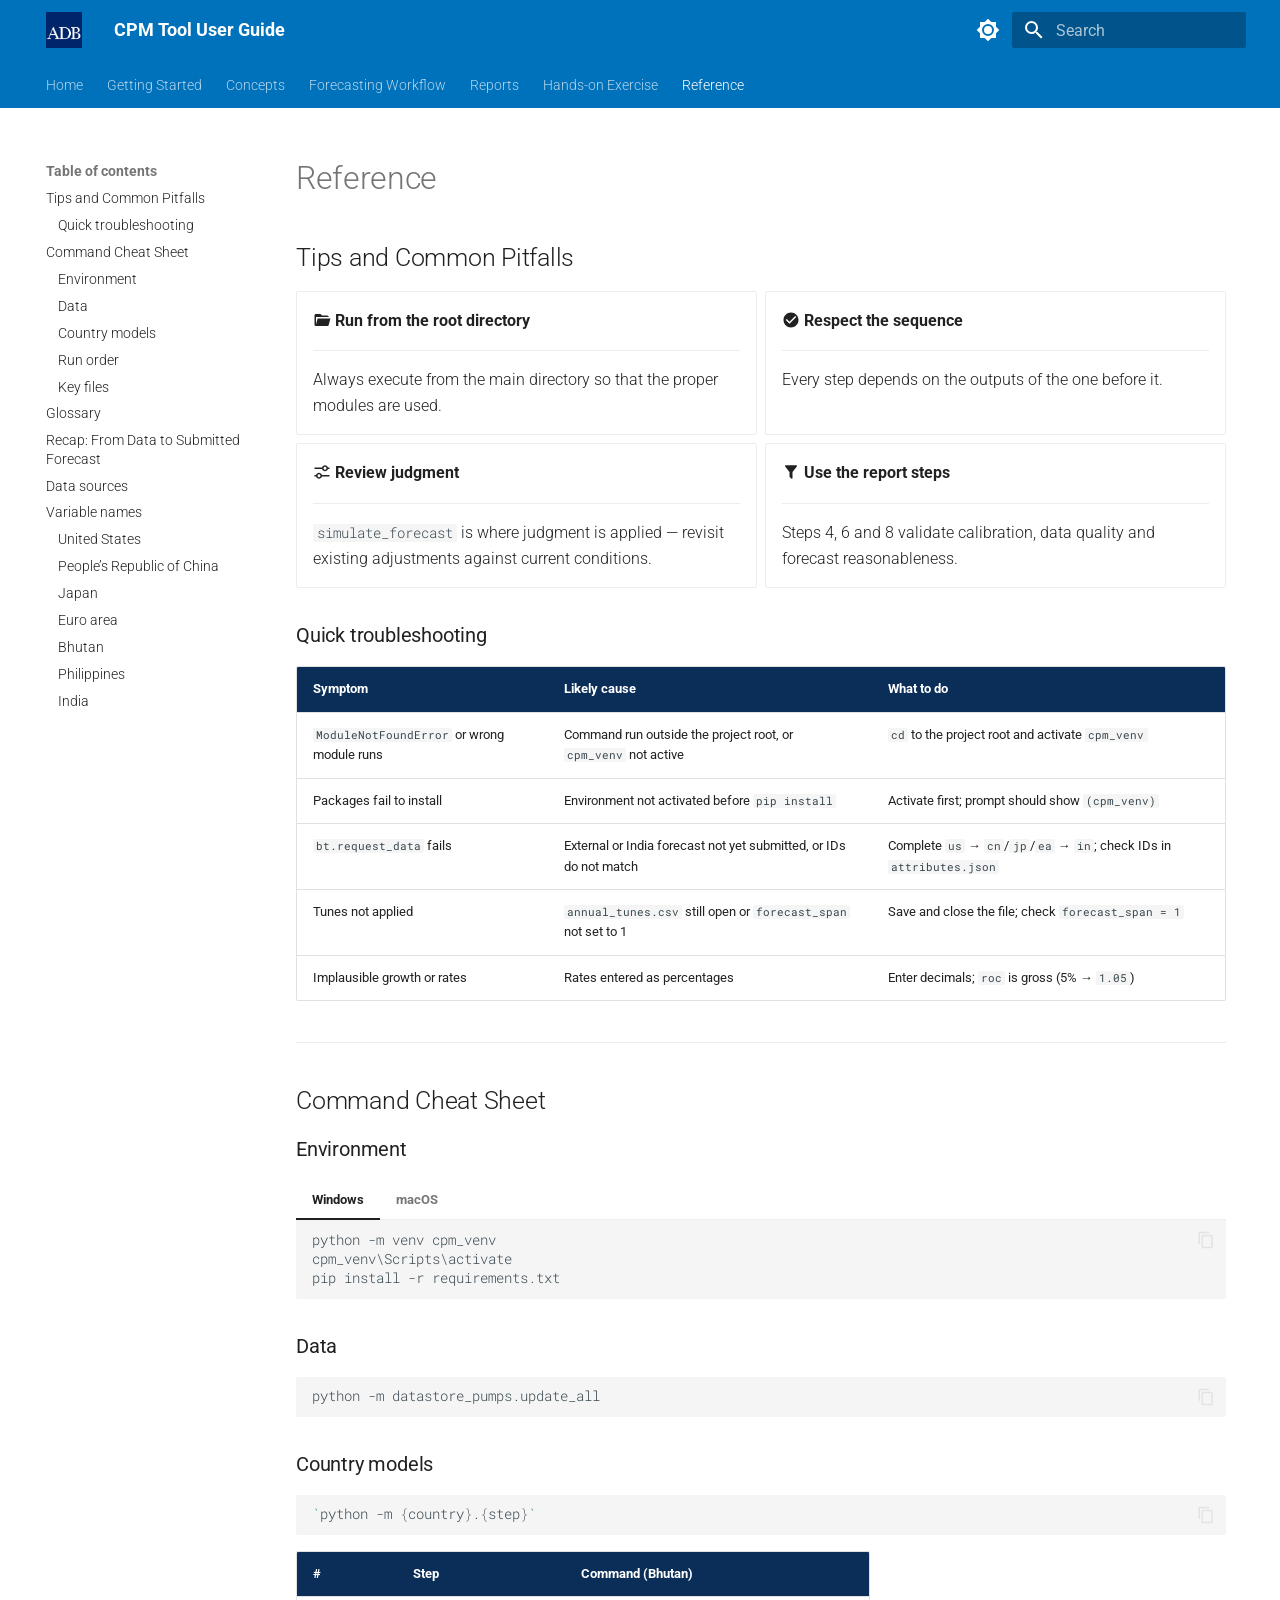
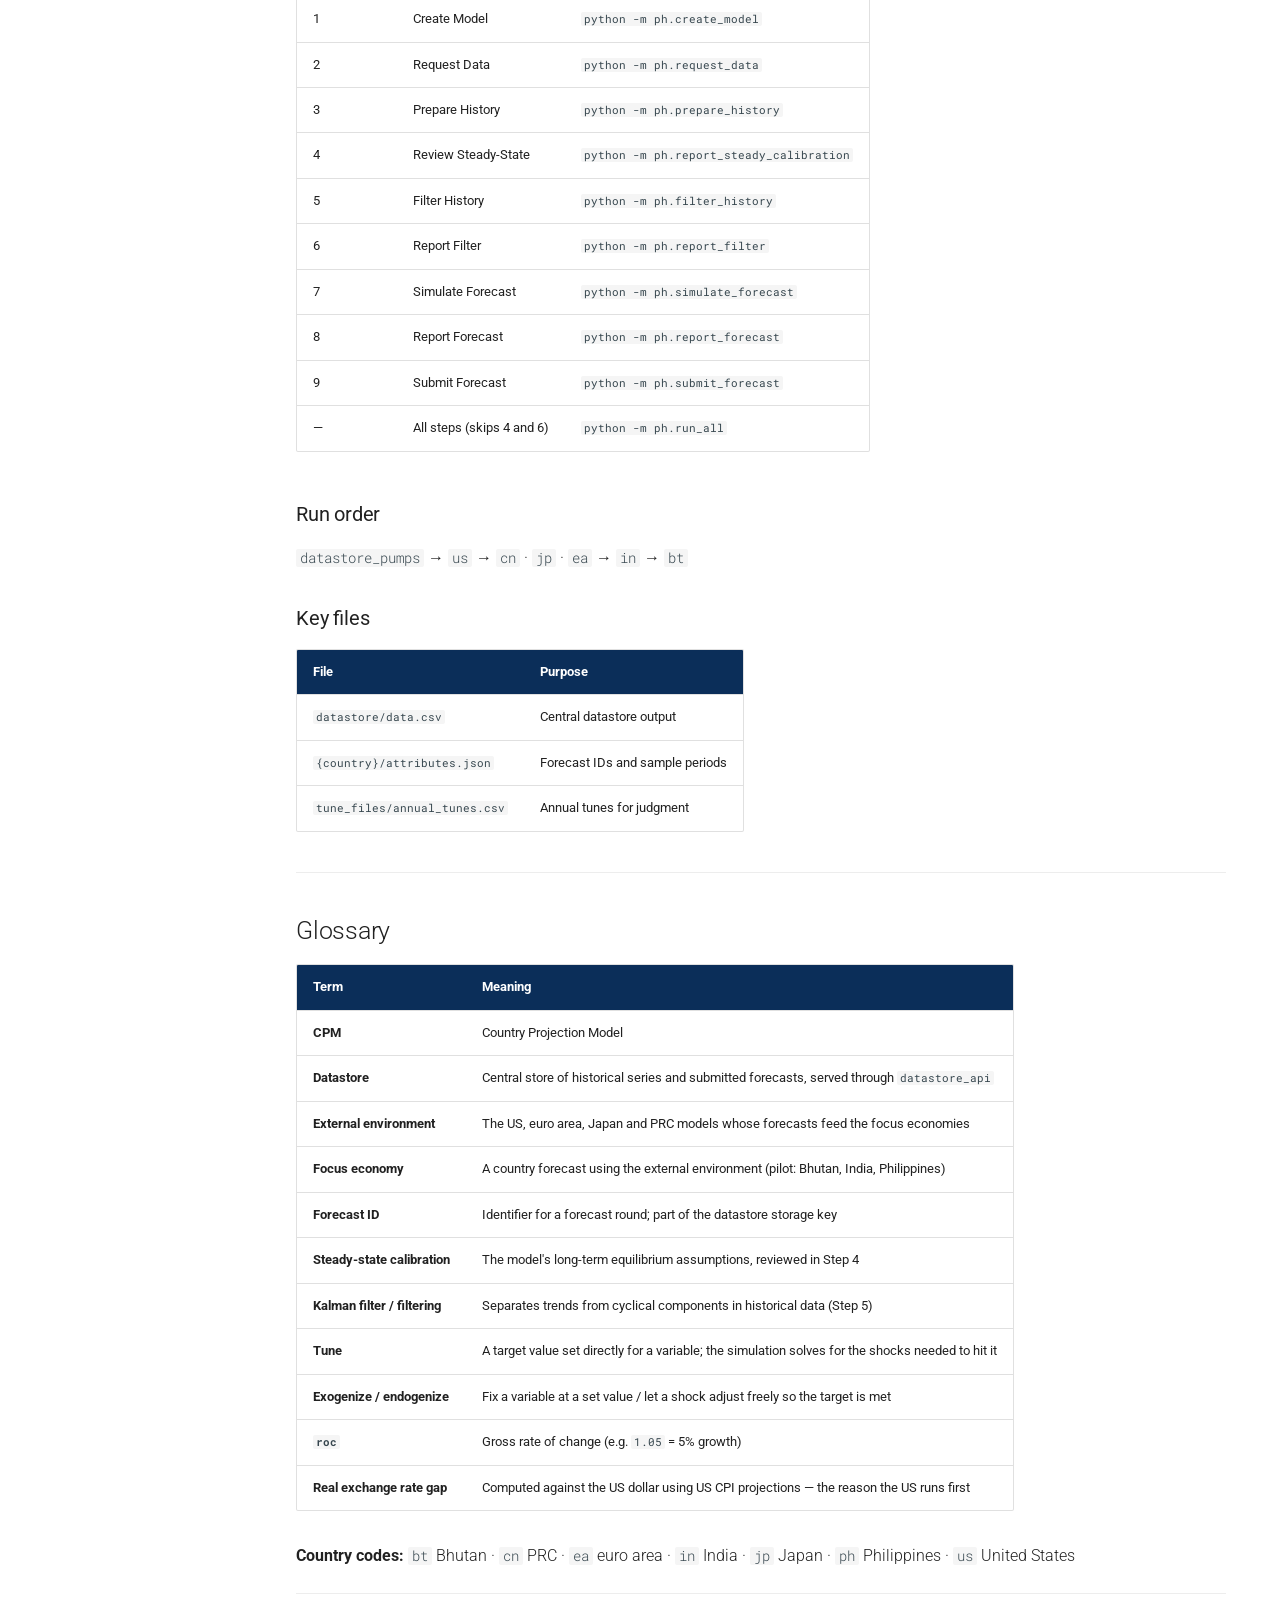
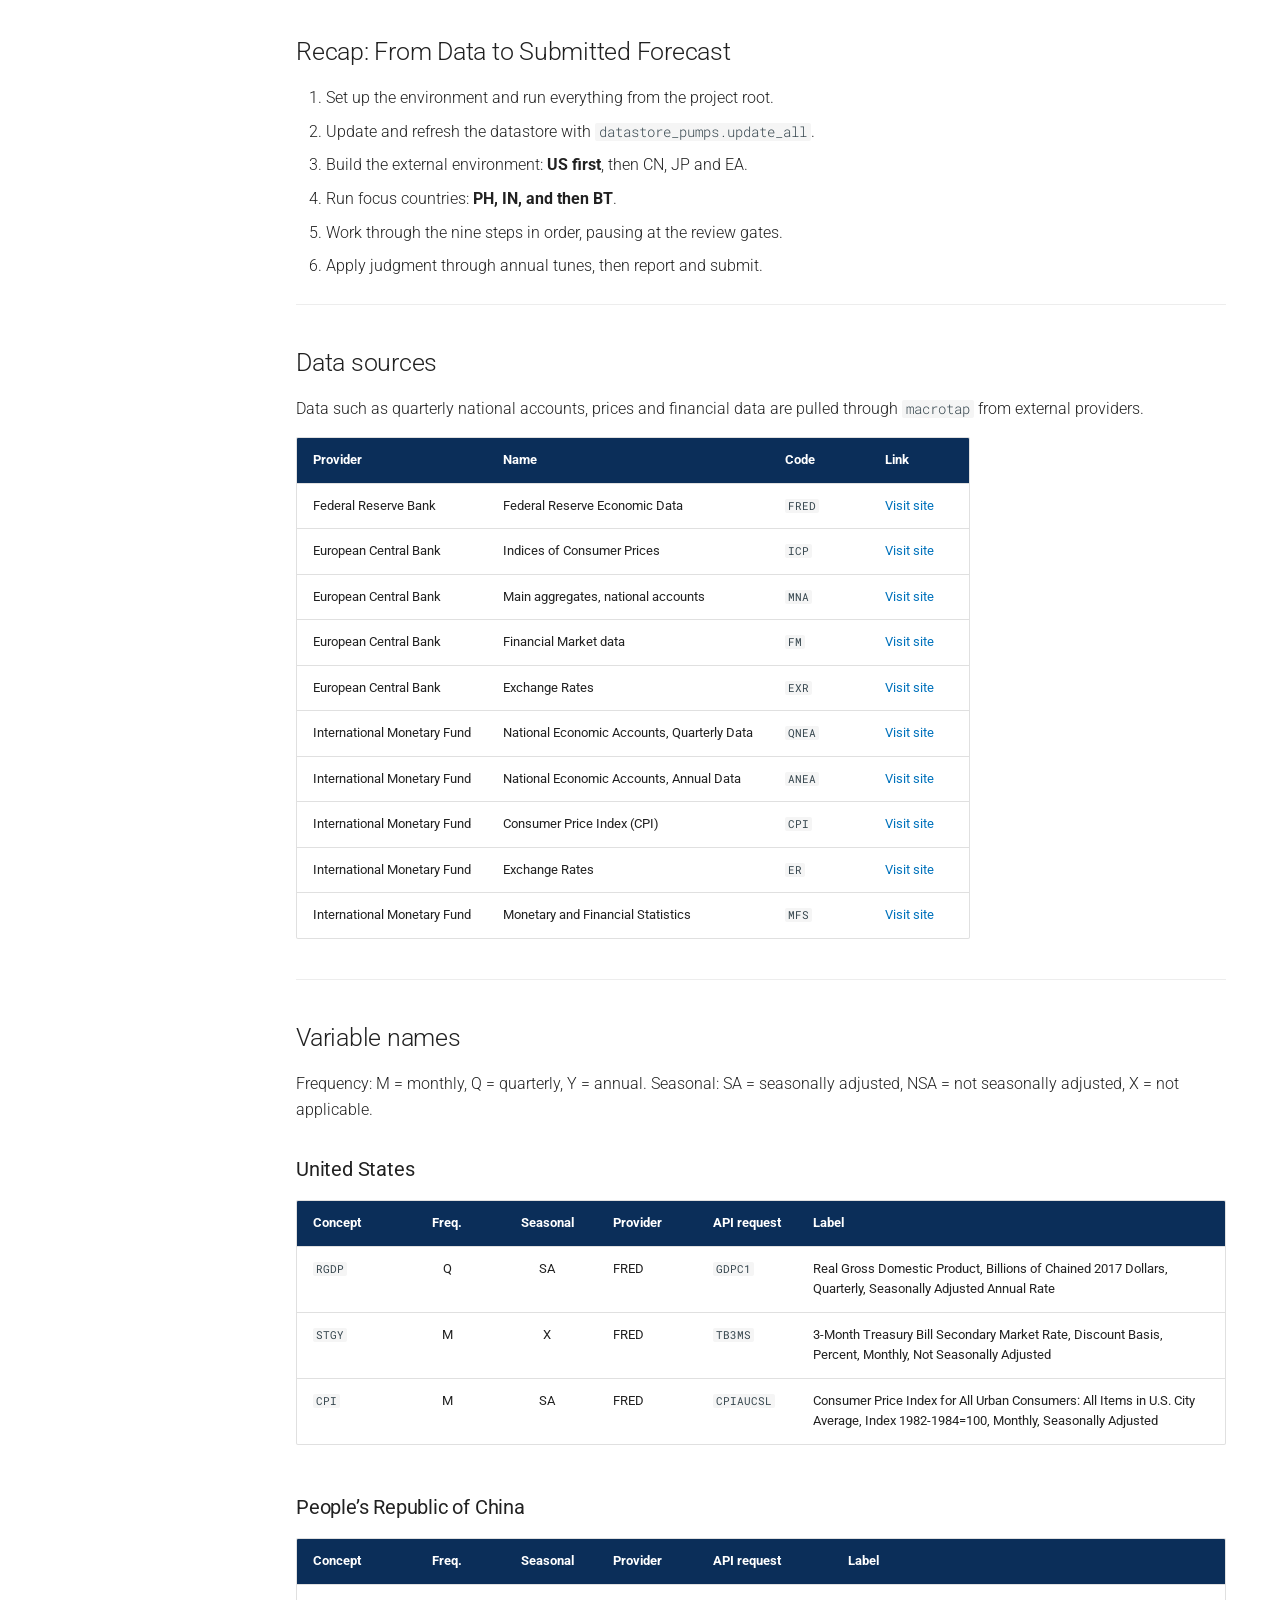
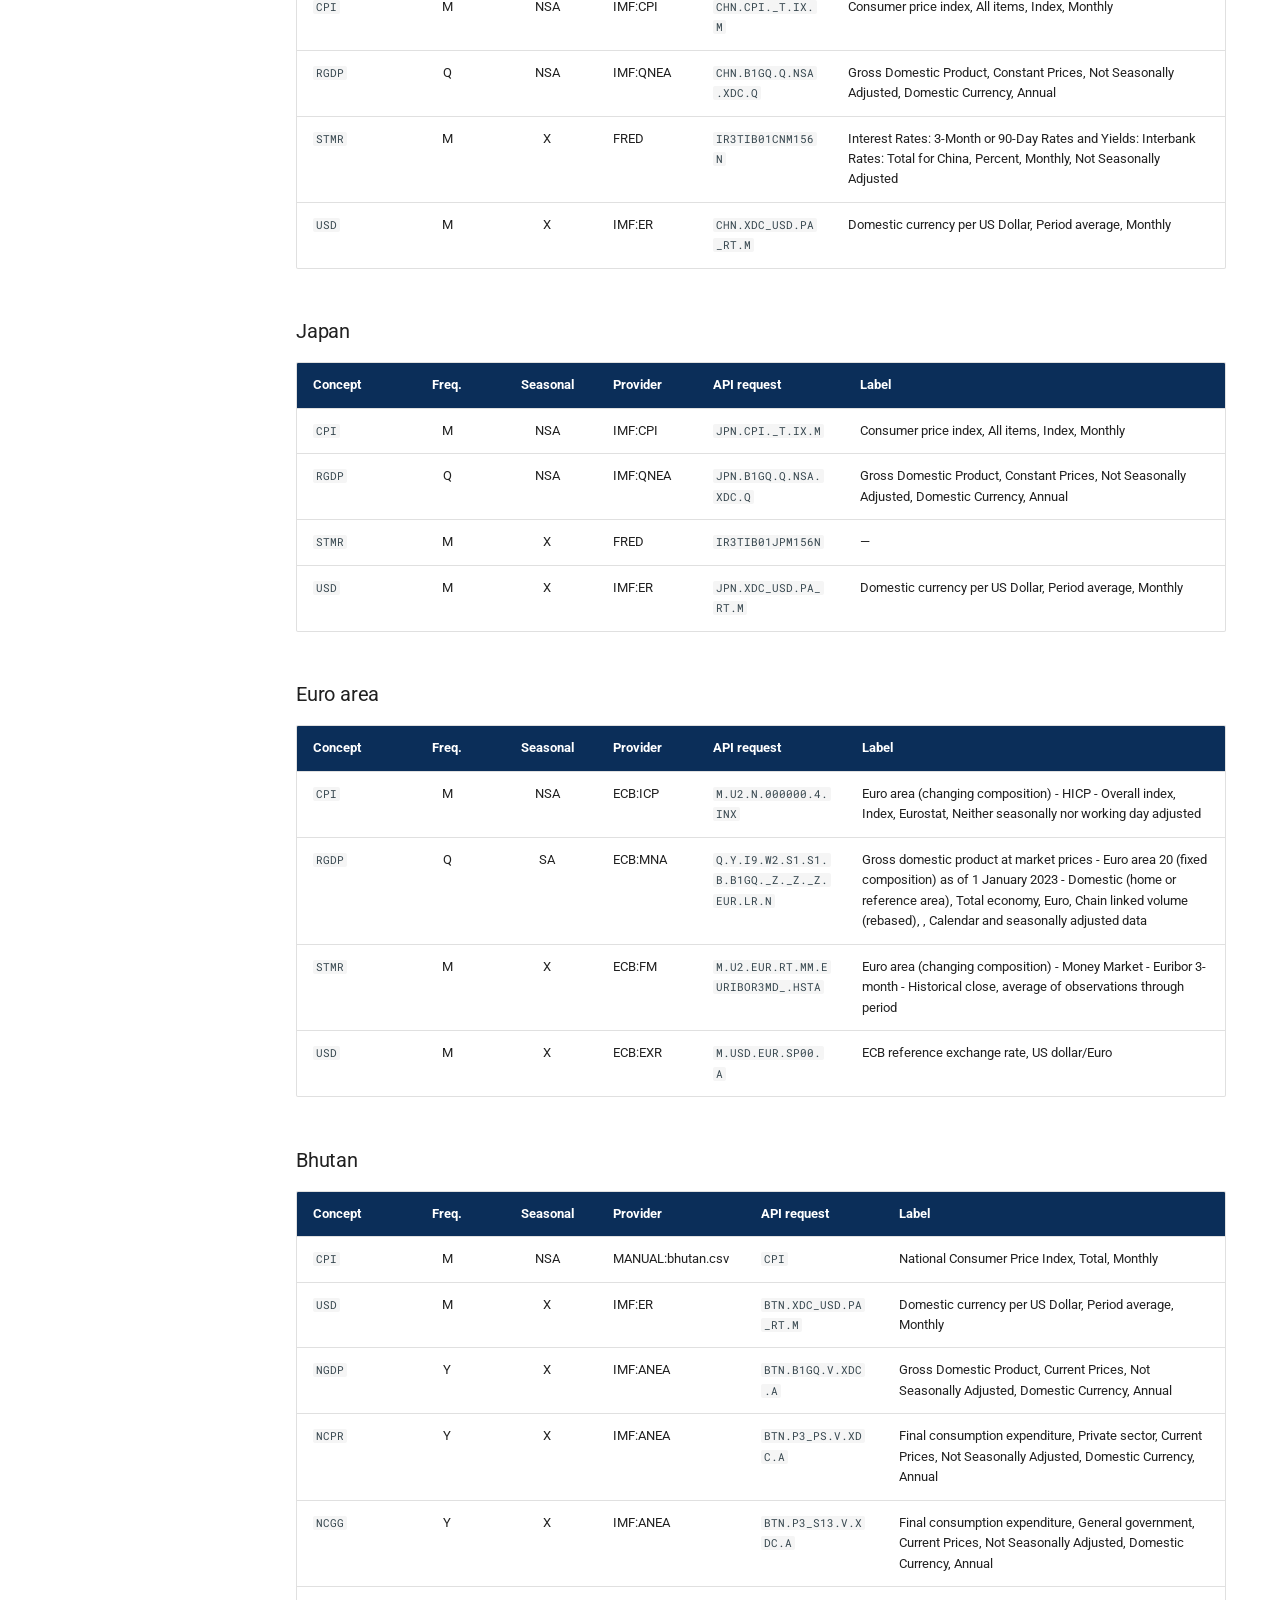
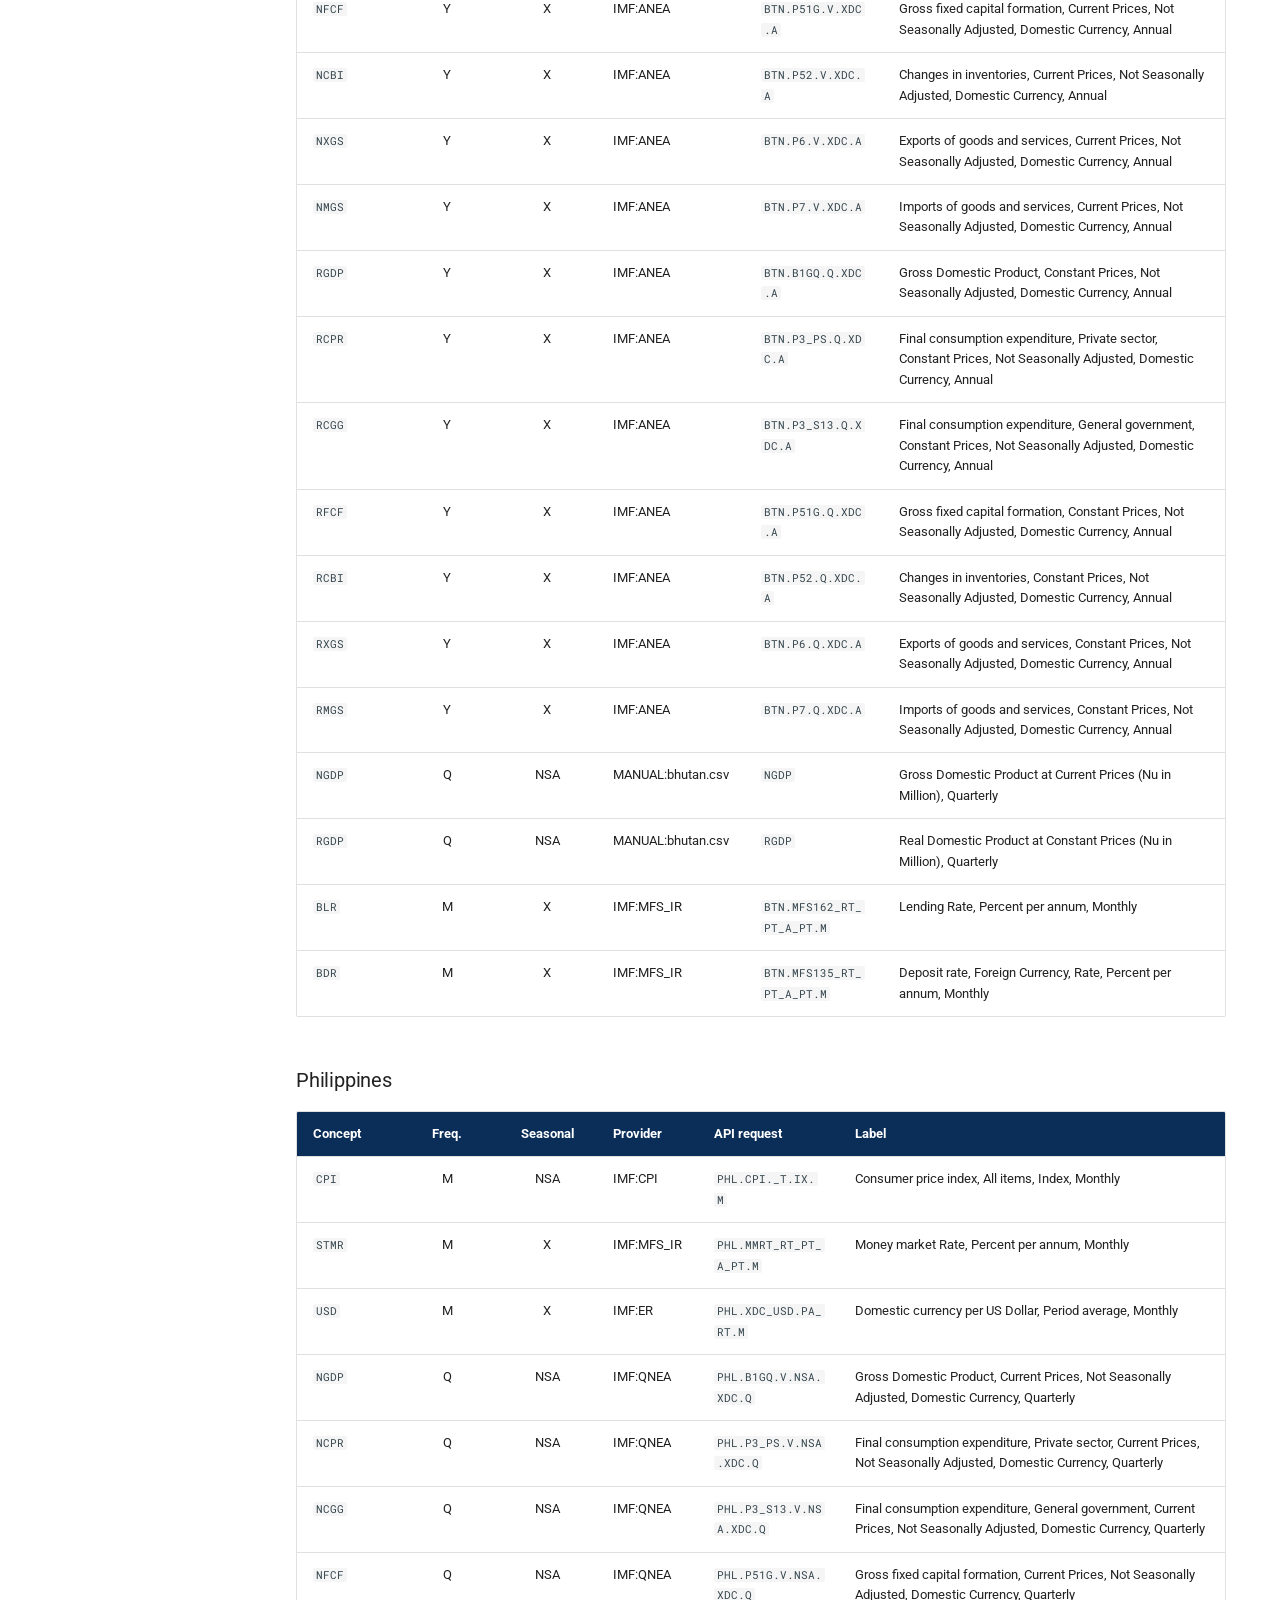
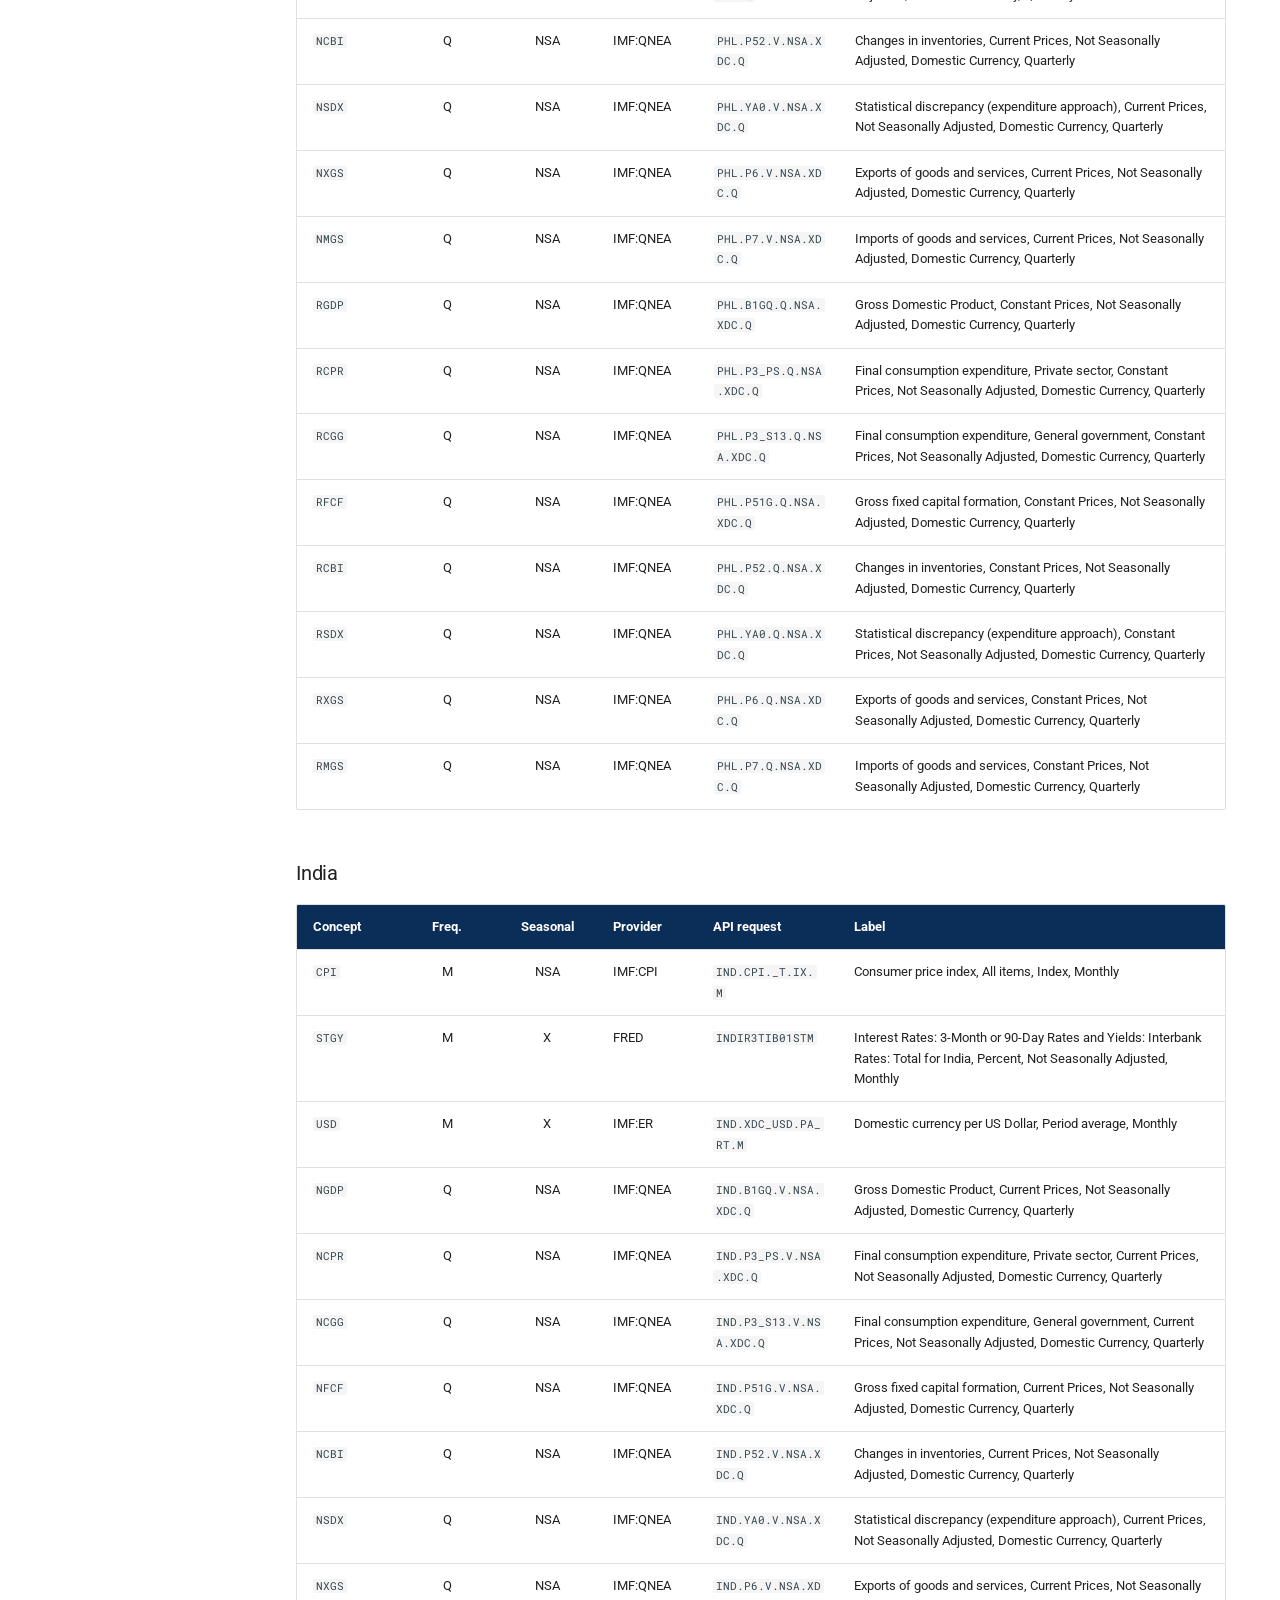
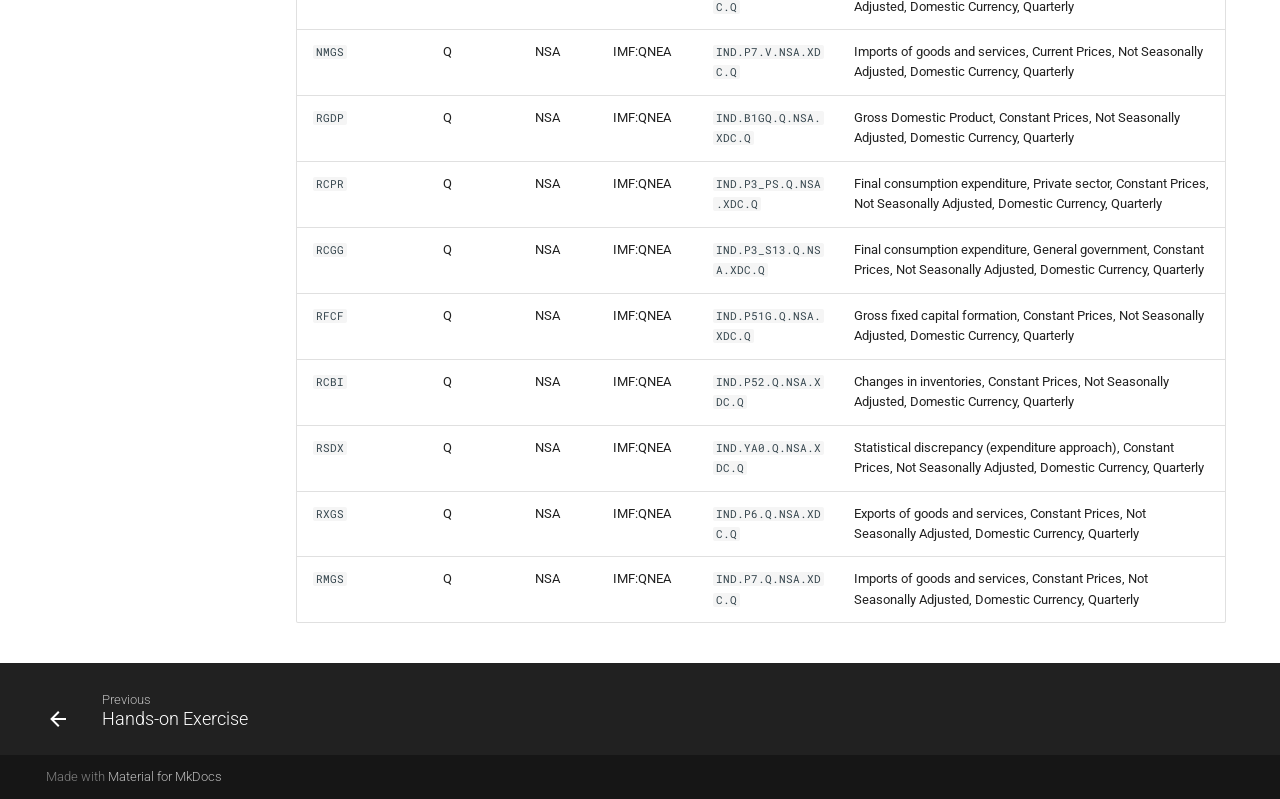
<file: reference.html>
<!doctype html>
<html lang="en" class="no-js" xmlns:mso="urn:schemas-microsoft-com:office:office" xmlns:msdt="uuid:C2F41010-65B3-11d1-A29F-00AA00C14882">
  <head>
    
      <meta charset="utf-8">
      <meta name="viewport" content="width=device-width,initial-scale=1">
      
        <meta name="description" content="User guide for the Country Projection Model (CPM) Tool">
      
      
        <meta name="author" content="Dennis E. Sorino">
      
      
      
        <link rel="prev" href="exercise.html">
      
      
      
        
      
      
      <link rel="icon" href="assets/images/favicon.png">
      <meta name="generator" content="mkdocs-1.6.1, mkdocs-material-9.7.7">
    
    
      
        <title>Reference - CPM Tool User Guide</title>
      
    
    
      <link rel="stylesheet" href="assets/stylesheets/main.ec1eaa64.min.css">
      
        
        <link rel="stylesheet" href="assets/stylesheets/palette.ab4e12ef.min.css">
      
      


    
    
      
    
    
      
        
        
        <link rel="preconnect" href="https://fonts.gstatic.com" crossorigin>
        <link rel="stylesheet" href="https://fonts.googleapis.com/css?family=Roboto:300,300i,400,400i,700,700i%7CRoboto+Mono:400,400i,700,700i&display=fallback">
        <style>:root{--md-text-font:"Roboto";--md-code-font:"Roboto Mono"}</style>
      
    
    
      <link rel="stylesheet" href="css/print-site.css">
    
      <link rel="stylesheet" href="css/print-site-material.css">
    
      <link rel="stylesheet" href="stylesheets/extra.css">
    
    <script>__md_scope=new URL(".",location),__md_hash=e=>[...e].reduce(((e,_)=>(e<<5)-e+_.charCodeAt(0)),0),__md_get=(e,_=localStorage,t=__md_scope)=>JSON.parse(_.getItem(t.pathname+"."+e)),__md_set=(e,_,t=localStorage,a=__md_scope)=>{try{t.setItem(a.pathname+"."+e,JSON.stringify(_))}catch(e){}}</script>
    
      

    
    
  
<!--[if gte mso 9]><xml>
<mso:CustomDocumentProperties>
<mso:ADBCountry msdt:dt="string"></mso:ADBCountry>
<mso:ia017ac09b1942648b563fe0b2b14d52 msdt:dt="string">ERMR|1b0f6326-b8c9-47db-9084-1685569433b2</mso:ia017ac09b1942648b563fe0b2b14d52>
<mso:d01a0ce1b141461dbfb235a3ab729a2c msdt:dt="string"></mso:d01a0ce1b141461dbfb235a3ab729a2c>
<mso:ADBDocumentSecurity msdt:dt="string"></mso:ADBDocumentSecurity>
<mso:ADBDepartmentOwner msdt:dt="string">4;#ERCD|ab3ec0c9-2ce1-477e-8dd0-15d1f7f6b467</mso:ADBDepartmentOwner>
<mso:MediaServiceImageTags msdt:dt="string"></mso:MediaServiceImageTags>
<mso:ADBDocumentLanguage msdt:dt="string">1;#English|16ac8743-31bb-43f8-9a73-533a041667d6</mso:ADBDocumentLanguage>
<mso:p030e467f78f45b4ae8f7e2c17ea4d82 msdt:dt="string"></mso:p030e467f78f45b4ae8f7e2c17ea4d82>
<mso:d61536b25a8a4fedb48bb564279be82a msdt:dt="string">ERCD|ab3ec0c9-2ce1-477e-8dd0-15d1f7f6b467</mso:d61536b25a8a4fedb48bb564279be82a>
<mso:ADBSector msdt:dt="string"></mso:ADBSector>
<mso:ADBDivision msdt:dt="string">7;#ERMR|1b0f6326-b8c9-47db-9084-1685569433b2</mso:ADBDivision>
<mso:a37ff23a602146d4934a49238d370ca5 msdt:dt="string"></mso:a37ff23a602146d4934a49238d370ca5>
<mso:k985dbdc596c44d7acaf8184f33920f0 msdt:dt="string"></mso:k985dbdc596c44d7acaf8184f33920f0>
<mso:j78542b1fffc4a1c84659474212e3133 msdt:dt="string">ERCD|ab3ec0c9-2ce1-477e-8dd0-15d1f7f6b467</mso:j78542b1fffc4a1c84659474212e3133>
<mso:lcf76f155ced4ddcb4097134ff3c332f msdt:dt="string"></mso:lcf76f155ced4ddcb4097134ff3c332f>
<mso:TaxCatchAll msdt:dt="string">4;#ERCD|ab3ec0c9-2ce1-477e-8dd0-15d1f7f6b467;#3;#ERCD|ab3ec0c9-2ce1-477e-8dd0-15d1f7f6b467;#1;#English|16ac8743-31bb-43f8-9a73-533a041667d6;#7;#ERMR|1b0f6326-b8c9-47db-9084-1685569433b2</mso:TaxCatchAll>
<mso:h00e4aaaf4624e24a7df7f06faa038c6 msdt:dt="string">English|16ac8743-31bb-43f8-9a73-533a041667d6</mso:h00e4aaaf4624e24a7df7f06faa038c6>
<mso:ADBDocumentType msdt:dt="string"></mso:ADBDocumentType>
</mso:CustomDocumentProperties>
</xml><![endif]-->
</head>
  
  
    
    
      
    
    
    
    
    <body dir="ltr" data-md-color-scheme="default" data-md-color-primary="custom" data-md-color-accent="custom">
  
    
    <input class="md-toggle" data-md-toggle="drawer" type="checkbox" id="__drawer" autocomplete="off">
    <input class="md-toggle" data-md-toggle="search" type="checkbox" id="__search" autocomplete="off">
    <label class="md-overlay" for="__drawer"></label>
    <div data-md-component="skip">
      
        
        <a href="#reference" class="md-skip">
          Skip to content
        </a>
      
    </div>
    <div data-md-component="announce">
      
    </div>
    
    
      

<header class="md-header" data-md-component="header">
  <nav class="md-header__inner md-grid" aria-label="Header">
    <a href="index.html" title="CPM Tool User Guide" class="md-header__button md-logo" aria-label="CPM Tool User Guide" data-md-component="logo">
      
  <img src="assets/images/adb-logo.png" alt="logo">

    </a>
    <label class="md-header__button md-icon" for="__drawer">
      
      <svg xmlns="http://www.w3.org/2000/svg" viewBox="0 0 24 24"><path d="M3 6h18v2H3zm0 5h18v2H3zm0 5h18v2H3z"/></svg>
    </label>
    <div class="md-header__title" data-md-component="header-title">
      <div class="md-header__ellipsis">
        <div class="md-header__topic">
          <span class="md-ellipsis">
            CPM Tool User Guide
          </span>
        </div>
        <div class="md-header__topic" data-md-component="header-topic">
          <span class="md-ellipsis">
            
              Reference
            
          </span>
        </div>
      </div>
    </div>
    
      
        <form class="md-header__option" data-md-component="palette">
  
    
    
    
    <input class="md-option" data-md-color-media="" data-md-color-scheme="default" data-md-color-primary="custom" data-md-color-accent="custom"  aria-label="Switch to dark mode"  type="radio" name="__palette" id="__palette_0">
    
      <label class="md-header__button md-icon" title="Switch to dark mode" for="__palette_1" hidden>
        <svg xmlns="http://www.w3.org/2000/svg" viewBox="0 0 24 24"><path d="M12 8a4 4 0 0 0-4 4 4 4 0 0 0 4 4 4 4 0 0 0 4-4 4 4 0 0 0-4-4m0 10a6 6 0 0 1-6-6 6 6 0 0 1 6-6 6 6 0 0 1 6 6 6 6 0 0 1-6 6m8-9.31V4h-4.69L12 .69 8.69 4H4v4.69L.69 12 4 15.31V20h4.69L12 23.31 15.31 20H20v-4.69L23.31 12z"/></svg>
      </label>
    
  
    
    
    
    <input class="md-option" data-md-color-media="" data-md-color-scheme="slate" data-md-color-primary="custom" data-md-color-accent="custom"  aria-label="Switch to light mode"  type="radio" name="__palette" id="__palette_1">
    
      <label class="md-header__button md-icon" title="Switch to light mode" for="__palette_0" hidden>
        <svg xmlns="http://www.w3.org/2000/svg" viewBox="0 0 24 24"><path d="M12 18c-.89 0-1.74-.2-2.5-.55C11.56 16.5 13 14.42 13 12s-1.44-4.5-3.5-5.45C10.26 6.2 11.11 6 12 6a6 6 0 0 1 6 6 6 6 0 0 1-6 6m8-9.31V4h-4.69L12 .69 8.69 4H4v4.69L.69 12 4 15.31V20h4.69L12 23.31 15.31 20H20v-4.69L23.31 12z"/></svg>
      </label>
    
  
</form>
      
    
    
      <script>var palette=__md_get("__palette");if(palette&&palette.color){if("(prefers-color-scheme)"===palette.color.media){var media=matchMedia("(prefers-color-scheme: light)"),input=document.querySelector(media.matches?"[data-md-color-media='(prefers-color-scheme: light)']":"[data-md-color-media='(prefers-color-scheme: dark)']");palette.color.media=input.getAttribute("data-md-color-media"),palette.color.scheme=input.getAttribute("data-md-color-scheme"),palette.color.primary=input.getAttribute("data-md-color-primary"),palette.color.accent=input.getAttribute("data-md-color-accent")}for(var[key,value]of Object.entries(palette.color))document.body.setAttribute("data-md-color-"+key,value)}</script>
    
    
    
      
      
        <label class="md-header__button md-icon" for="__search">
          
          <svg xmlns="http://www.w3.org/2000/svg" viewBox="0 0 24 24"><path d="M9.5 3A6.5 6.5 0 0 1 16 9.5c0 1.61-.59 3.09-1.56 4.23l.27.27h.79l5 5-1.5 1.5-5-5v-.79l-.27-.27A6.52 6.52 0 0 1 9.5 16 6.5 6.5 0 0 1 3 9.5 6.5 6.5 0 0 1 9.5 3m0 2C7 5 5 7 5 9.5S7 14 9.5 14 14 12 14 9.5 12 5 9.5 5"/></svg>
        </label>
        <div class="md-search" data-md-component="search" role="dialog">
  <label class="md-search__overlay" for="__search"></label>
  <div class="md-search__inner" role="search">
    <form class="md-search__form" name="search">
      <input type="text" class="md-search__input" name="query" aria-label="Search" placeholder="Search" autocapitalize="off" autocorrect="off" autocomplete="off" spellcheck="false" data-md-component="search-query" required>
      <label class="md-search__icon md-icon" for="__search">
        
        <svg xmlns="http://www.w3.org/2000/svg" viewBox="0 0 24 24"><path d="M9.5 3A6.5 6.5 0 0 1 16 9.5c0 1.61-.59 3.09-1.56 4.23l.27.27h.79l5 5-1.5 1.5-5-5v-.79l-.27-.27A6.52 6.52 0 0 1 9.5 16 6.5 6.5 0 0 1 3 9.5 6.5 6.5 0 0 1 9.5 3m0 2C7 5 5 7 5 9.5S7 14 9.5 14 14 12 14 9.5 12 5 9.5 5"/></svg>
        
        <svg xmlns="http://www.w3.org/2000/svg" viewBox="0 0 24 24"><path d="M20 11v2H8l5.5 5.5-1.42 1.42L4.16 12l7.92-7.92L13.5 5.5 8 11z"/></svg>
      </label>
      <nav class="md-search__options" aria-label="Search">
        
        <button type="reset" class="md-search__icon md-icon" title="Clear" aria-label="Clear" tabindex="-1">
          
          <svg xmlns="http://www.w3.org/2000/svg" viewBox="0 0 24 24"><path d="M19 6.41 17.59 5 12 10.59 6.41 5 5 6.41 10.59 12 5 17.59 6.41 19 12 13.41 17.59 19 19 17.59 13.41 12z"/></svg>
        </button>
      </nav>
      
        <div class="md-search__suggest" data-md-component="search-suggest"></div>
      
    </form>
    <div class="md-search__output">
      <div class="md-search__scrollwrap" tabindex="0" data-md-scrollfix>
        <div class="md-search-result" data-md-component="search-result">
          <div class="md-search-result__meta">
            Initializing search
          </div>
          <ol class="md-search-result__list" role="presentation"></ol>
        </div>
      </div>
    </div>
  </div>
</div>
      
    
    
  </nav>
  
</header>
    
    <div class="md-container" data-md-component="container">
      
      
        
          
            
<nav class="md-tabs" aria-label="Tabs" data-md-component="tabs">
  <div class="md-grid">
    <ul class="md-tabs__list">
      
        
  
  
  
  
    <li class="md-tabs__item">
      <a href="index.html" class="md-tabs__link">
        
  
  
    
  
  Home

      </a>
    </li>
  

      
        
  
  
  
  
    <li class="md-tabs__item">
      <a href="getting-started.html" class="md-tabs__link">
        
  
  
    
  
  Getting Started

      </a>
    </li>
  

      
        
  
  
  
  
    <li class="md-tabs__item">
      <a href="concepts.html" class="md-tabs__link">
        
  
  
    
  
  Concepts

      </a>
    </li>
  

      
        
  
  
  
  
    <li class="md-tabs__item">
      <a href="workflow.html" class="md-tabs__link">
        
  
  
    
  
  Forecasting Workflow

      </a>
    </li>
  

      
        
  
  
  
  
    <li class="md-tabs__item">
      <a href="reports.html" class="md-tabs__link">
        
  
  
    
  
  Reports

      </a>
    </li>
  

      
        
  
  
  
  
    <li class="md-tabs__item">
      <a href="exercise.html" class="md-tabs__link">
        
  
  
    
  
  Hands-on Exercise

      </a>
    </li>
  

      
        
  
  
  
    
  
  
    <li class="md-tabs__item md-tabs__item--active">
      <a href="reference.html" class="md-tabs__link">
        
  
  
    
  
  Reference

      </a>
    </li>
  

      
    </ul>
  </div>
</nav>
          
        
      
      <main class="md-main" data-md-component="main">
        <div class="md-main__inner md-grid">
          
            
              
              <div class="md-sidebar md-sidebar--primary" data-md-component="sidebar" data-md-type="navigation" >
                <div class="md-sidebar__scrollwrap">
                  <div class="md-sidebar__inner">
                    


  


<nav class="md-nav md-nav--primary md-nav--lifted" aria-label="Navigation" data-md-level="0">
  <label class="md-nav__title" for="__drawer">
    <a href="index.html" title="CPM Tool User Guide" class="md-nav__button md-logo" aria-label="CPM Tool User Guide" data-md-component="logo">
      
  <img src="assets/images/adb-logo.png" alt="logo">

    </a>
    CPM Tool User Guide
  </label>
  
  <ul class="md-nav__list" data-md-scrollfix>
    
      
      
  
  
  
  
    <li class="md-nav__item">
      <a href="index.html" class="md-nav__link">
        
  
  
  <span class="md-ellipsis">
    
  
    Home
  

    
  </span>
  
  

      </a>
    </li>
  

    
      
      
  
  
  
  
    <li class="md-nav__item">
      <a href="getting-started.html" class="md-nav__link">
        
  
  
  <span class="md-ellipsis">
    
  
    Getting Started
  

    
  </span>
  
  

      </a>
    </li>
  

    
      
      
  
  
  
  
    <li class="md-nav__item">
      <a href="concepts.html" class="md-nav__link">
        
  
  
  <span class="md-ellipsis">
    
  
    Concepts
  

    
  </span>
  
  

      </a>
    </li>
  

    
      
      
  
  
  
  
    <li class="md-nav__item">
      <a href="workflow.html" class="md-nav__link">
        
  
  
  <span class="md-ellipsis">
    
  
    Forecasting Workflow
  

    
  </span>
  
  

      </a>
    </li>
  

    
      
      
  
  
  
  
    <li class="md-nav__item">
      <a href="reports.html" class="md-nav__link">
        
  
  
  <span class="md-ellipsis">
    
  
    Reports
  

    
  </span>
  
  

      </a>
    </li>
  

    
      
      
  
  
  
  
    <li class="md-nav__item">
      <a href="exercise.html" class="md-nav__link">
        
  
  
  <span class="md-ellipsis">
    
  
    Hands-on Exercise
  

    
  </span>
  
  

      </a>
    </li>
  

    
      
      
  
  
    
  
  
  
    <li class="md-nav__item md-nav__item--active">
      
      <input class="md-nav__toggle md-toggle" type="checkbox" id="__toc">
      
      
        
      
      
        <label class="md-nav__link md-nav__link--active" for="__toc">
          
  
  
  <span class="md-ellipsis">
    
  
    Reference
  

    
  </span>
  
  

          <span class="md-nav__icon md-icon"></span>
        </label>
      
      <a href="reference.html" class="md-nav__link md-nav__link--active">
        
  
  
  <span class="md-ellipsis">
    
  
    Reference
  

    
  </span>
  
  

      </a>
      
        

<nav class="md-nav md-nav--secondary" aria-label="Table of contents">
  
  
  
    
  
  
    <label class="md-nav__title" for="__toc">
      <span class="md-nav__icon md-icon"></span>
      Table of contents
    </label>
    <ul class="md-nav__list" data-md-component="toc" data-md-scrollfix>
      
        <li class="md-nav__item">
  <a href="#tips-and-common-pitfalls" class="md-nav__link">
    <span class="md-ellipsis">
      
        Tips and Common Pitfalls
      
    </span>
  </a>
  
    <nav class="md-nav" aria-label="Tips and Common Pitfalls">
      <ul class="md-nav__list">
        
          <li class="md-nav__item">
  <a href="#quick-troubleshooting" class="md-nav__link">
    <span class="md-ellipsis">
      
        Quick troubleshooting
      
    </span>
  </a>
  
</li>
        
      </ul>
    </nav>
  
</li>
      
        <li class="md-nav__item">
  <a href="#command-cheat-sheet" class="md-nav__link">
    <span class="md-ellipsis">
      
        Command Cheat Sheet
      
    </span>
  </a>
  
    <nav class="md-nav" aria-label="Command Cheat Sheet">
      <ul class="md-nav__list">
        
          <li class="md-nav__item">
  <a href="#environment" class="md-nav__link">
    <span class="md-ellipsis">
      
        Environment
      
    </span>
  </a>
  
</li>
        
          <li class="md-nav__item">
  <a href="#data" class="md-nav__link">
    <span class="md-ellipsis">
      
        Data
      
    </span>
  </a>
  
</li>
        
          <li class="md-nav__item">
  <a href="#country-models" class="md-nav__link">
    <span class="md-ellipsis">
      
        Country models
      
    </span>
  </a>
  
</li>
        
          <li class="md-nav__item">
  <a href="#run-order" class="md-nav__link">
    <span class="md-ellipsis">
      
        Run order
      
    </span>
  </a>
  
</li>
        
          <li class="md-nav__item">
  <a href="#key-files" class="md-nav__link">
    <span class="md-ellipsis">
      
        Key files
      
    </span>
  </a>
  
</li>
        
      </ul>
    </nav>
  
</li>
      
        <li class="md-nav__item">
  <a href="#glossary" class="md-nav__link">
    <span class="md-ellipsis">
      
        Glossary
      
    </span>
  </a>
  
</li>
      
        <li class="md-nav__item">
  <a href="#recap-from-data-to-submitted-forecast" class="md-nav__link">
    <span class="md-ellipsis">
      
        Recap: From Data to Submitted Forecast
      
    </span>
  </a>
  
</li>
      
        <li class="md-nav__item">
  <a href="#data-sources" class="md-nav__link">
    <span class="md-ellipsis">
      
        Data sources
      
    </span>
  </a>
  
</li>
      
        <li class="md-nav__item">
  <a href="#variable-names" class="md-nav__link">
    <span class="md-ellipsis">
      
        Variable names
      
    </span>
  </a>
  
    <nav class="md-nav" aria-label="Variable names">
      <ul class="md-nav__list">
        
          <li class="md-nav__item">
  <a href="#united-states" class="md-nav__link">
    <span class="md-ellipsis">
      
        United States
      
    </span>
  </a>
  
</li>
        
          <li class="md-nav__item">
  <a href="#peoples-republic-of-china" class="md-nav__link">
    <span class="md-ellipsis">
      
        People’s Republic of China
      
    </span>
  </a>
  
</li>
        
          <li class="md-nav__item">
  <a href="#japan" class="md-nav__link">
    <span class="md-ellipsis">
      
        Japan
      
    </span>
  </a>
  
</li>
        
          <li class="md-nav__item">
  <a href="#euro-area" class="md-nav__link">
    <span class="md-ellipsis">
      
        Euro area
      
    </span>
  </a>
  
</li>
        
          <li class="md-nav__item">
  <a href="#bhutan" class="md-nav__link">
    <span class="md-ellipsis">
      
        Bhutan
      
    </span>
  </a>
  
</li>
        
          <li class="md-nav__item">
  <a href="#philippines" class="md-nav__link">
    <span class="md-ellipsis">
      
        Philippines
      
    </span>
  </a>
  
</li>
        
          <li class="md-nav__item">
  <a href="#india" class="md-nav__link">
    <span class="md-ellipsis">
      
        India
      
    </span>
  </a>
  
</li>
        
      </ul>
    </nav>
  
</li>
      
    </ul>
  
</nav>
      
    </li>
  

    
  </ul>
</nav>
                  </div>
                </div>
              </div>
            
            
              
              <div class="md-sidebar md-sidebar--secondary" data-md-component="sidebar" data-md-type="toc" >
                <div class="md-sidebar__scrollwrap">
                  <div class="md-sidebar__inner">
                    

<nav class="md-nav md-nav--secondary" aria-label="Table of contents">
  
  
  
    
  
  
    <label class="md-nav__title" for="__toc">
      <span class="md-nav__icon md-icon"></span>
      Table of contents
    </label>
    <ul class="md-nav__list" data-md-component="toc" data-md-scrollfix>
      
        <li class="md-nav__item">
  <a href="#tips-and-common-pitfalls" class="md-nav__link">
    <span class="md-ellipsis">
      
        Tips and Common Pitfalls
      
    </span>
  </a>
  
    <nav class="md-nav" aria-label="Tips and Common Pitfalls">
      <ul class="md-nav__list">
        
          <li class="md-nav__item">
  <a href="#quick-troubleshooting" class="md-nav__link">
    <span class="md-ellipsis">
      
        Quick troubleshooting
      
    </span>
  </a>
  
</li>
        
      </ul>
    </nav>
  
</li>
      
        <li class="md-nav__item">
  <a href="#command-cheat-sheet" class="md-nav__link">
    <span class="md-ellipsis">
      
        Command Cheat Sheet
      
    </span>
  </a>
  
    <nav class="md-nav" aria-label="Command Cheat Sheet">
      <ul class="md-nav__list">
        
          <li class="md-nav__item">
  <a href="#environment" class="md-nav__link">
    <span class="md-ellipsis">
      
        Environment
      
    </span>
  </a>
  
</li>
        
          <li class="md-nav__item">
  <a href="#data" class="md-nav__link">
    <span class="md-ellipsis">
      
        Data
      
    </span>
  </a>
  
</li>
        
          <li class="md-nav__item">
  <a href="#country-models" class="md-nav__link">
    <span class="md-ellipsis">
      
        Country models
      
    </span>
  </a>
  
</li>
        
          <li class="md-nav__item">
  <a href="#run-order" class="md-nav__link">
    <span class="md-ellipsis">
      
        Run order
      
    </span>
  </a>
  
</li>
        
          <li class="md-nav__item">
  <a href="#key-files" class="md-nav__link">
    <span class="md-ellipsis">
      
        Key files
      
    </span>
  </a>
  
</li>
        
      </ul>
    </nav>
  
</li>
      
        <li class="md-nav__item">
  <a href="#glossary" class="md-nav__link">
    <span class="md-ellipsis">
      
        Glossary
      
    </span>
  </a>
  
</li>
      
        <li class="md-nav__item">
  <a href="#recap-from-data-to-submitted-forecast" class="md-nav__link">
    <span class="md-ellipsis">
      
        Recap: From Data to Submitted Forecast
      
    </span>
  </a>
  
</li>
      
        <li class="md-nav__item">
  <a href="#data-sources" class="md-nav__link">
    <span class="md-ellipsis">
      
        Data sources
      
    </span>
  </a>
  
</li>
      
        <li class="md-nav__item">
  <a href="#variable-names" class="md-nav__link">
    <span class="md-ellipsis">
      
        Variable names
      
    </span>
  </a>
  
    <nav class="md-nav" aria-label="Variable names">
      <ul class="md-nav__list">
        
          <li class="md-nav__item">
  <a href="#united-states" class="md-nav__link">
    <span class="md-ellipsis">
      
        United States
      
    </span>
  </a>
  
</li>
        
          <li class="md-nav__item">
  <a href="#peoples-republic-of-china" class="md-nav__link">
    <span class="md-ellipsis">
      
        People’s Republic of China
      
    </span>
  </a>
  
</li>
        
          <li class="md-nav__item">
  <a href="#japan" class="md-nav__link">
    <span class="md-ellipsis">
      
        Japan
      
    </span>
  </a>
  
</li>
        
          <li class="md-nav__item">
  <a href="#euro-area" class="md-nav__link">
    <span class="md-ellipsis">
      
        Euro area
      
    </span>
  </a>
  
</li>
        
          <li class="md-nav__item">
  <a href="#bhutan" class="md-nav__link">
    <span class="md-ellipsis">
      
        Bhutan
      
    </span>
  </a>
  
</li>
        
          <li class="md-nav__item">
  <a href="#philippines" class="md-nav__link">
    <span class="md-ellipsis">
      
        Philippines
      
    </span>
  </a>
  
</li>
        
          <li class="md-nav__item">
  <a href="#india" class="md-nav__link">
    <span class="md-ellipsis">
      
        India
      
    </span>
  </a>
  
</li>
        
      </ul>
    </nav>
  
</li>
      
    </ul>
  
</nav>
                  </div>
                </div>
              </div>
            
          
          
            <div class="md-content" data-md-component="content">
              
              <article class="md-content__inner md-typeset">
                
                  



<h1 id="reference">Reference<a class="headerlink" href="#reference" title="Permanent link">&para;</a></h1>
<h2 id="tips-and-common-pitfalls">Tips and Common Pitfalls<a class="headerlink" href="#tips-and-common-pitfalls" title="Permanent link">&para;</a></h2>
<div class="grid cards">
<ul>
<li>
<p><span class="twemoji"><svg xmlns="http://www.w3.org/2000/svg" viewBox="0 0 24 24"><path d="M19 20H4a2 2 0 0 1-2-2V6c0-1.11.89-2 2-2h6l2 2h7a2 2 0 0 1 2 2H4v10l2.14-8h17.07l-2.28 8.5c-.23.87-1.01 1.5-1.93 1.5"/></svg></span> <strong>Run from the root directory</strong></p>
<hr />
<p>Always execute from the main directory so that the proper modules are used.</p>
</li>
<li>
<p><span class="twemoji"><svg xmlns="http://www.w3.org/2000/svg" viewBox="0 0 24 24"><path d="M12 2C6.5 2 2 6.5 2 12s4.5 10 10 10 10-4.5 10-10S17.5 2 12 2m-2 15-5-5 1.41-1.41L10 14.17l7.59-7.59L19 8z"/></svg></span> <strong>Respect the sequence</strong></p>
<hr />
<p>Every step depends on the outputs of the one before it.</p>
</li>
<li>
<p><span class="twemoji"><svg xmlns="http://www.w3.org/2000/svg" viewBox="0 0 24 24"><path d="M8 13c-1.86 0-3.41 1.28-3.86 3H2v2h2.14c.45 1.72 2 3 3.86 3s3.41-1.28 3.86-3H22v-2H11.86c-.45-1.72-2-3-3.86-3m0 6c-1.1 0-2-.9-2-2s.9-2 2-2 2 .9 2 2-.9 2-2 2M19.86 6c-.45-1.72-2-3-3.86-3s-3.41 1.28-3.86 3H2v2h10.14c.45 1.72 2 3 3.86 3s3.41-1.28 3.86-3H22V6zM16 9c-1.1 0-2-.9-2-2s.9-2 2-2 2 .9 2 2-.9 2-2 2"/></svg></span> <strong>Review judgment</strong></p>
<hr />
<p><code>simulate_forecast</code> is where judgment is applied — revisit existing adjustments against current conditions.</p>
</li>
<li>
<p><span class="twemoji"><svg xmlns="http://www.w3.org/2000/svg" viewBox="0 0 24 24"><path d="M14 12v7.88c.04.3-.06.62-.29.83a.996.996 0 0 1-1.41 0l-2.01-2.01a.99.99 0 0 1-.29-.83V12h-.03L4.21 4.62a1 1 0 0 1 .17-1.4c.19-.14.4-.22.62-.22h14c.22 0 .43.08.62.22a1 1 0 0 1 .17 1.4L14.03 12z"/></svg></span> <strong>Use the report steps</strong></p>
<hr />
<p>Steps 4, 6 and 8 validate calibration, data quality and forecast reasonableness.</p>
</li>
</ul>
</div>
<h3 id="quick-troubleshooting">Quick troubleshooting<a class="headerlink" href="#quick-troubleshooting" title="Permanent link">&para;</a></h3>
<table>
<thead>
<tr>
<th>Symptom</th>
<th>Likely cause</th>
<th>What to do</th>
</tr>
</thead>
<tbody>
<tr>
<td><code>ModuleNotFoundError</code> or wrong module runs</td>
<td>Command run outside the project root, or <code>cpm_venv</code> not active</td>
<td><code>cd</code> to the project root and activate <code>cpm_venv</code></td>
</tr>
<tr>
<td>Packages fail to install</td>
<td>Environment not activated before <code>pip install</code></td>
<td>Activate first; prompt should show <code>(cpm_venv)</code></td>
</tr>
<tr>
<td><code>bt.request_data</code> fails</td>
<td>External or India forecast not yet submitted, or IDs do not match</td>
<td>Complete <code>us</code> → <code>cn</code>/<code>jp</code>/<code>ea</code> → <code>in</code>; check IDs in <code>attributes.json</code></td>
</tr>
<tr>
<td>Tunes not applied</td>
<td><code>annual_tunes.csv</code> still open or <code>forecast_span</code> not set to 1</td>
<td>Save and close the file; check <code>forecast_span = 1</code></td>
</tr>
<tr>
<td>Implausible growth or rates</td>
<td>Rates entered as percentages</td>
<td>Enter decimals; <code>roc</code> is gross (5% → <code>1.05</code>)</td>
</tr>
</tbody>
</table>
<hr />
<h2 id="command-cheat-sheet">Command Cheat Sheet<a class="headerlink" href="#command-cheat-sheet" title="Permanent link">&para;</a></h2>
<h3 id="environment">Environment<a class="headerlink" href="#environment" title="Permanent link">&para;</a></h3>
<div class="tabbed-set tabbed-alternate" data-tabs="1:2"><input checked="checked" id="__tabbed_1_1" name="__tabbed_1" type="radio" /><input id="__tabbed_1_2" name="__tabbed_1" type="radio" /><div class="tabbed-labels"><label for="__tabbed_1_1">Windows</label><label for="__tabbed_1_2">macOS</label></div>
<div class="tabbed-content">
<div class="tabbed-block">
<div class="highlight"><pre><span></span><code><a id="__codelineno-0-1" name="__codelineno-0-1" href="#__codelineno-0-1"></a>python -m venv cpm_venv
<a id="__codelineno-0-2" name="__codelineno-0-2" href="#__codelineno-0-2"></a>cpm_venv\Scripts\activate
<a id="__codelineno-0-3" name="__codelineno-0-3" href="#__codelineno-0-3"></a>pip install -r requirements.txt
</code></pre></div>
</div>
<div class="tabbed-block">
<div class="highlight"><pre><span></span><code><a id="__codelineno-1-1" name="__codelineno-1-1" href="#__codelineno-1-1"></a>python3<span class="w"> </span>-m<span class="w"> </span>venv<span class="w"> </span>cpm_venv
<a id="__codelineno-1-2" name="__codelineno-1-2" href="#__codelineno-1-2"></a><span class="nb">source</span><span class="w"> </span>cpm_venv/bin/activate
<a id="__codelineno-1-3" name="__codelineno-1-3" href="#__codelineno-1-3"></a>pip<span class="w"> </span>install<span class="w"> </span>-r<span class="w"> </span>requirements.txt
</code></pre></div>
</div>
</div>
</div>
<h3 id="data">Data<a class="headerlink" href="#data" title="Permanent link">&para;</a></h3>
<div class="highlight"><pre><span></span><code><a id="__codelineno-2-1" name="__codelineno-2-1" href="#__codelineno-2-1"></a>python<span class="w"> </span>-m<span class="w"> </span>datastore_pumps.update_all
</code></pre></div>
<h3 id="country-models">Country models<a class="headerlink" href="#country-models" title="Permanent link">&para;</a></h3>
<div class="highlight"><pre><span></span><code><a id="__codelineno-3-1" name="__codelineno-3-1" href="#__codelineno-3-1"></a><span class="sb">`</span>python<span class="w"> </span>-m<span class="w"> </span><span class="o">{</span>country<span class="o">}</span>.<span class="o">{</span>step<span class="o">}</span><span class="sb">`</span>
</code></pre></div>
<table>
<thead>
<tr>
<th>#</th>
<th>Step</th>
<th>Command (Bhutan)</th>
</tr>
</thead>
<tbody>
<tr>
<td>1</td>
<td>Create Model</td>
<td><code>python -m ph.create_model</code></td>
</tr>
<tr>
<td>2</td>
<td>Request Data</td>
<td><code>python -m ph.request_data</code></td>
</tr>
<tr>
<td>3</td>
<td>Prepare History</td>
<td><code>python -m ph.prepare_history</code></td>
</tr>
<tr>
<td>4</td>
<td>Review Steady-State</td>
<td><code>python -m ph.report_steady_calibration</code></td>
</tr>
<tr>
<td>5</td>
<td>Filter History</td>
<td><code>python -m ph.filter_history</code></td>
</tr>
<tr>
<td>6</td>
<td>Report Filter</td>
<td><code>python -m ph.report_filter</code></td>
</tr>
<tr>
<td>7</td>
<td>Simulate Forecast</td>
<td><code>python -m ph.simulate_forecast</code></td>
</tr>
<tr>
<td>8</td>
<td>Report Forecast</td>
<td><code>python -m ph.report_forecast</code></td>
</tr>
<tr>
<td>9</td>
<td>Submit Forecast</td>
<td><code>python -m ph.submit_forecast</code></td>
</tr>
<tr>
<td>—</td>
<td>All steps (skips 4 and 6)</td>
<td><code>python -m ph.run_all</code></td>
</tr>
</tbody>
</table>
<h3 id="run-order">Run order<a class="headerlink" href="#run-order" title="Permanent link">&para;</a></h3>
<p><code>datastore_pumps</code> → <code>us</code> → <code>cn</code> · <code>jp</code> · <code>ea</code> → <code>in</code> → <code>bt</code></p>
<h3 id="key-files">Key files<a class="headerlink" href="#key-files" title="Permanent link">&para;</a></h3>
<table>
<thead>
<tr>
<th>File</th>
<th>Purpose</th>
</tr>
</thead>
<tbody>
<tr>
<td><code>datastore/data.csv</code></td>
<td>Central datastore output</td>
</tr>
<tr>
<td><code>{country}/attributes.json</code></td>
<td>Forecast IDs and sample periods</td>
</tr>
<tr>
<td><code>tune_files/annual_tunes.csv</code></td>
<td>Annual tunes for judgment</td>
</tr>
</tbody>
</table>
<hr />
<h2 id="glossary">Glossary<a class="headerlink" href="#glossary" title="Permanent link">&para;</a></h2>
<table>
<thead>
<tr>
<th>Term</th>
<th>Meaning</th>
</tr>
</thead>
<tbody>
<tr>
<td><strong>CPM</strong></td>
<td>Country Projection Model</td>
</tr>
<tr>
<td><strong>Datastore</strong></td>
<td>Central store of historical series and submitted forecasts, served through <code>datastore_api</code></td>
</tr>
<tr>
<td><strong>External environment</strong></td>
<td>The US, euro area, Japan and PRC models whose forecasts feed the focus economies</td>
</tr>
<tr>
<td><strong>Focus economy</strong></td>
<td>A country forecast using the external environment (pilot: Bhutan, India, Philippines)</td>
</tr>
<tr>
<td><strong>Forecast ID</strong></td>
<td>Identifier for a forecast round; part of the datastore storage key</td>
</tr>
<tr>
<td><strong>Steady-state calibration</strong></td>
<td>The model's long-term equilibrium assumptions, reviewed in Step 4</td>
</tr>
<tr>
<td><strong>Kalman filter / filtering</strong></td>
<td>Separates trends from cyclical components in historical data (Step 5)</td>
</tr>
<tr>
<td><strong>Tune</strong></td>
<td>A target value set directly for a variable; the simulation solves for the shocks needed to hit it</td>
</tr>
<tr>
<td><strong>Exogenize / endogenize</strong></td>
<td>Fix a variable at a set value / let a shock adjust freely so the target is met</td>
</tr>
<tr>
<td><strong><code>roc</code></strong></td>
<td>Gross rate of change (e.g. <code>1.05</code> = 5% growth)</td>
</tr>
<tr>
<td><strong>Real exchange rate gap</strong></td>
<td>Computed against the US dollar using US CPI projections — the reason the US runs first</td>
</tr>
</tbody>
</table>
<p><strong>Country codes:</strong> <code>bt</code> Bhutan · <code>cn</code> PRC · <code>ea</code> euro area · <code>in</code> India · <code>jp</code> Japan · <code>ph</code> Philippines · <code>us</code> United States</p>
<hr />
<h2 id="recap-from-data-to-submitted-forecast">Recap: From Data to Submitted Forecast<a class="headerlink" href="#recap-from-data-to-submitted-forecast" title="Permanent link">&para;</a></h2>
<ol>
<li>Set up the environment and run everything from the project root.</li>
<li>Update and refresh the datastore with <code>datastore_pumps.update_all</code>.</li>
<li>Build the external environment: <strong>US first</strong>, then CN, JP and EA.</li>
<li>Run focus countries: <strong>PH, IN, and then BT</strong>.</li>
<li>Work through the nine steps in order, pausing at the review gates.</li>
<li>Apply judgment through annual tunes, then report and submit.</li>
</ol>
<hr />
<h2 id="data-sources">Data sources<a class="headerlink" href="#data-sources" title="Permanent link">&para;</a></h2>
<p>Data such as quarterly national accounts, prices and financial data are pulled through <code>macrotap</code> from external providers.</p>
<table>
<thead>
<tr>
<th>Provider</th>
<th>Name</th>
<th>Code</th>
<th>Link</th>
</tr>
</thead>
<tbody>
<tr>
<td>Federal Reserve Bank</td>
<td>Federal Reserve Economic Data</td>
<td><code>FRED</code></td>
<td><a href="https://fred.stlouisfed.org">Visit site</a></td>
</tr>
<tr>
<td>European Central Bank</td>
<td>Indices of Consumer Prices</td>
<td><code>ICP</code></td>
<td><a href="https://data.ecb.europa.eu/data/datasets/ICP/data-information">Visit site</a></td>
</tr>
<tr>
<td>European Central Bank</td>
<td>Main aggregates, national accounts</td>
<td><code>MNA</code></td>
<td><a href="https://data.ecb.europa.eu/data/datasets/MNA/data-information">Visit site</a></td>
</tr>
<tr>
<td>European Central Bank</td>
<td>Financial Market data</td>
<td><code>FM</code></td>
<td><a href="https://data.ecb.europa.eu/data/datasets/FM/data-information">Visit site</a></td>
</tr>
<tr>
<td>European Central Bank</td>
<td>Exchange Rates</td>
<td><code>EXR</code></td>
<td><a href="https://data.ecb.europa.eu/data/datasets/EXR/data-information">Visit site</a></td>
</tr>
<tr>
<td>International Monetary Fund</td>
<td>National Economic Accounts, Quarterly Data</td>
<td><code>QNEA</code></td>
<td><a href="https://data.imf.org/en/datasets/IMF.STA:QNEA">Visit site</a></td>
</tr>
<tr>
<td>International Monetary Fund</td>
<td>National Economic Accounts, Annual Data</td>
<td><code>ANEA</code></td>
<td><a href="https://data.imf.org/en/datasets/IMF.STA:ANEA">Visit site</a></td>
</tr>
<tr>
<td>International Monetary Fund</td>
<td>Consumer Price Index (CPI)</td>
<td><code>CPI</code></td>
<td><a href="https://data.imf.org/en/datasets/IMF.STA:CPI">Visit site</a></td>
</tr>
<tr>
<td>International Monetary Fund</td>
<td>Exchange Rates</td>
<td><code>ER</code></td>
<td><a href="https://data.imf.org/en/datasets/IMF.STA:ER">Visit site</a></td>
</tr>
<tr>
<td>International Monetary Fund</td>
<td>Monetary and Financial Statistics</td>
<td><code>MFS</code></td>
<td><a href="https://data.imf.org/en/datasets/IMF.STA:MFS_IR">Visit site</a></td>
</tr>
</tbody>
</table>
<hr />
<h2 id="variable-names">Variable names<a class="headerlink" href="#variable-names" title="Permanent link">&para;</a></h2>
<p>Frequency: M = monthly, Q = quarterly, Y = annual. Seasonal: SA = seasonally adjusted, NSA = not seasonally adjusted, X = not applicable.</p>
<h3 id="united-states">United States<a class="headerlink" href="#united-states" title="Permanent link">&para;</a></h3>
<table>
<thead>
<tr>
<th>Concept</th>
<th style="text-align: center;">Freq.</th>
<th style="text-align: center;">Seasonal</th>
<th>Provider</th>
<th>API request</th>
<th>Label</th>
</tr>
</thead>
<tbody>
<tr>
<td><code>RGDP</code></td>
<td style="text-align: center;">Q</td>
<td style="text-align: center;">SA</td>
<td>FRED</td>
<td><code>GDPC1</code></td>
<td>Real Gross Domestic Product, Billions of Chained 2017 Dollars, Quarterly, Seasonally Adjusted Annual Rate</td>
</tr>
<tr>
<td><code>STGY</code></td>
<td style="text-align: center;">M</td>
<td style="text-align: center;">X</td>
<td>FRED</td>
<td><code>TB3MS</code></td>
<td>3-Month Treasury Bill Secondary Market Rate, Discount Basis, Percent, Monthly, Not Seasonally Adjusted</td>
</tr>
<tr>
<td><code>CPI</code></td>
<td style="text-align: center;">M</td>
<td style="text-align: center;">SA</td>
<td>FRED</td>
<td><code>CPIAUCSL</code></td>
<td>Consumer Price Index for All Urban Consumers: All Items in U.S. City Average, Index 1982-1984=100, Monthly, Seasonally Adjusted</td>
</tr>
</tbody>
</table>
<h3 id="peoples-republic-of-china">People’s Republic of China<a class="headerlink" href="#peoples-republic-of-china" title="Permanent link">&para;</a></h3>
<table>
<thead>
<tr>
<th>Concept</th>
<th style="text-align: center;">Freq.</th>
<th style="text-align: center;">Seasonal</th>
<th>Provider</th>
<th>API request</th>
<th>Label</th>
</tr>
</thead>
<tbody>
<tr>
<td><code>CPI</code></td>
<td style="text-align: center;">M</td>
<td style="text-align: center;">NSA</td>
<td>IMF:CPI</td>
<td><code>CHN.CPI._T.IX.M</code></td>
<td>Consumer price index, All items, Index, Monthly</td>
</tr>
<tr>
<td><code>RGDP</code></td>
<td style="text-align: center;">Q</td>
<td style="text-align: center;">NSA</td>
<td>IMF:QNEA</td>
<td><code>CHN.B1GQ.Q.NSA.XDC.Q</code></td>
<td>Gross Domestic Product, Constant Prices, Not Seasonally Adjusted, Domestic Currency, Annual</td>
</tr>
<tr>
<td><code>STMR</code></td>
<td style="text-align: center;">M</td>
<td style="text-align: center;">X</td>
<td>FRED</td>
<td><code>IR3TIB01CNM156N</code></td>
<td>Interest Rates: 3-Month or 90-Day Rates and Yields: Interbank Rates: Total for China, Percent, Monthly, Not Seasonally Adjusted</td>
</tr>
<tr>
<td><code>USD</code></td>
<td style="text-align: center;">M</td>
<td style="text-align: center;">X</td>
<td>IMF:ER</td>
<td><code>CHN.XDC_USD.PA_RT.M</code></td>
<td>Domestic currency per US Dollar, Period average, Monthly</td>
</tr>
</tbody>
</table>
<h3 id="japan">Japan<a class="headerlink" href="#japan" title="Permanent link">&para;</a></h3>
<table>
<thead>
<tr>
<th>Concept</th>
<th style="text-align: center;">Freq.</th>
<th style="text-align: center;">Seasonal</th>
<th>Provider</th>
<th>API request</th>
<th>Label</th>
</tr>
</thead>
<tbody>
<tr>
<td><code>CPI</code></td>
<td style="text-align: center;">M</td>
<td style="text-align: center;">NSA</td>
<td>IMF:CPI</td>
<td><code>JPN.CPI._T.IX.M</code></td>
<td>Consumer price index, All items, Index, Monthly</td>
</tr>
<tr>
<td><code>RGDP</code></td>
<td style="text-align: center;">Q</td>
<td style="text-align: center;">NSA</td>
<td>IMF:QNEA</td>
<td><code>JPN.B1GQ.Q.NSA.XDC.Q</code></td>
<td>Gross Domestic Product, Constant Prices, Not Seasonally Adjusted, Domestic Currency, Annual</td>
</tr>
<tr>
<td><code>STMR</code></td>
<td style="text-align: center;">M</td>
<td style="text-align: center;">X</td>
<td>FRED</td>
<td><code>IR3TIB01JPM156N</code></td>
<td>—</td>
</tr>
<tr>
<td><code>USD</code></td>
<td style="text-align: center;">M</td>
<td style="text-align: center;">X</td>
<td>IMF:ER</td>
<td><code>JPN.XDC_USD.PA_RT.M</code></td>
<td>Domestic currency per US Dollar, Period average, Monthly</td>
</tr>
</tbody>
</table>
<h3 id="euro-area">Euro area<a class="headerlink" href="#euro-area" title="Permanent link">&para;</a></h3>
<table>
<thead>
<tr>
<th>Concept</th>
<th style="text-align: center;">Freq.</th>
<th style="text-align: center;">Seasonal</th>
<th>Provider</th>
<th>API request</th>
<th>Label</th>
</tr>
</thead>
<tbody>
<tr>
<td><code>CPI</code></td>
<td style="text-align: center;">M</td>
<td style="text-align: center;">NSA</td>
<td>ECB:ICP</td>
<td><code>M.U2.N.000000.4.INX</code></td>
<td>Euro area (changing composition) - HICP - Overall index, Index, Eurostat, Neither seasonally nor working day adjusted</td>
</tr>
<tr>
<td><code>RGDP</code></td>
<td style="text-align: center;">Q</td>
<td style="text-align: center;">SA</td>
<td>ECB:MNA</td>
<td><code>Q.Y.I9.W2.S1.S1.B.B1GQ._Z._Z._Z.EUR.LR.N</code></td>
<td>Gross domestic product at market prices - Euro area 20 (fixed composition) as of 1 January 2023 - Domestic (home or reference area), Total economy, Euro, Chain linked volume (rebased), , Calendar and seasonally adjusted data</td>
</tr>
<tr>
<td><code>STMR</code></td>
<td style="text-align: center;">M</td>
<td style="text-align: center;">X</td>
<td>ECB:FM</td>
<td><code>M.U2.EUR.RT.MM.EURIBOR3MD_.HSTA</code></td>
<td>Euro area (changing composition) - Money Market - Euribor 3-month - Historical close, average of observations through period</td>
</tr>
<tr>
<td><code>USD</code></td>
<td style="text-align: center;">M</td>
<td style="text-align: center;">X</td>
<td>ECB:EXR</td>
<td><code>M.USD.EUR.SP00.A</code></td>
<td>ECB reference exchange rate, US dollar/Euro</td>
</tr>
</tbody>
</table>
<h3 id="bhutan">Bhutan<a class="headerlink" href="#bhutan" title="Permanent link">&para;</a></h3>
<table>
<thead>
<tr>
<th>Concept</th>
<th style="text-align: center;">Freq.</th>
<th style="text-align: center;">Seasonal</th>
<th>Provider</th>
<th>API request</th>
<th>Label</th>
</tr>
</thead>
<tbody>
<tr>
<td><code>CPI</code></td>
<td style="text-align: center;">M</td>
<td style="text-align: center;">NSA</td>
<td>MANUAL:bhutan.csv</td>
<td><code>CPI</code></td>
<td>National Consumer Price Index, Total, Monthly</td>
</tr>
<tr>
<td><code>USD</code></td>
<td style="text-align: center;">M</td>
<td style="text-align: center;">X</td>
<td>IMF:ER</td>
<td><code>BTN.XDC_USD.PA_RT.M</code></td>
<td>Domestic currency per US Dollar, Period average, Monthly</td>
</tr>
<tr>
<td><code>NGDP</code></td>
<td style="text-align: center;">Y</td>
<td style="text-align: center;">X</td>
<td>IMF:ANEA</td>
<td><code>BTN.B1GQ.V.XDC.A</code></td>
<td>Gross Domestic Product, Current Prices, Not Seasonally Adjusted, Domestic Currency, Annual</td>
</tr>
<tr>
<td><code>NCPR</code></td>
<td style="text-align: center;">Y</td>
<td style="text-align: center;">X</td>
<td>IMF:ANEA</td>
<td><code>BTN.P3_PS.V.XDC.A</code></td>
<td>Final consumption expenditure, Private sector, Current Prices, Not Seasonally Adjusted, Domestic Currency, Annual</td>
</tr>
<tr>
<td><code>NCGG</code></td>
<td style="text-align: center;">Y</td>
<td style="text-align: center;">X</td>
<td>IMF:ANEA</td>
<td><code>BTN.P3_S13.V.XDC.A</code></td>
<td>Final consumption expenditure, General government, Current Prices, Not Seasonally Adjusted, Domestic Currency, Annual</td>
</tr>
<tr>
<td><code>NFCF</code></td>
<td style="text-align: center;">Y</td>
<td style="text-align: center;">X</td>
<td>IMF:ANEA</td>
<td><code>BTN.P51G.V.XDC.A</code></td>
<td>Gross fixed capital formation, Current Prices, Not Seasonally Adjusted, Domestic Currency, Annual</td>
</tr>
<tr>
<td><code>NCBI</code></td>
<td style="text-align: center;">Y</td>
<td style="text-align: center;">X</td>
<td>IMF:ANEA</td>
<td><code>BTN.P52.V.XDC.A</code></td>
<td>Changes in inventories, Current Prices, Not Seasonally Adjusted, Domestic Currency, Annual</td>
</tr>
<tr>
<td><code>NXGS</code></td>
<td style="text-align: center;">Y</td>
<td style="text-align: center;">X</td>
<td>IMF:ANEA</td>
<td><code>BTN.P6.V.XDC.A</code></td>
<td>Exports of goods and services, Current Prices, Not Seasonally Adjusted, Domestic Currency, Annual</td>
</tr>
<tr>
<td><code>NMGS</code></td>
<td style="text-align: center;">Y</td>
<td style="text-align: center;">X</td>
<td>IMF:ANEA</td>
<td><code>BTN.P7.V.XDC.A</code></td>
<td>Imports of goods and services, Current Prices, Not Seasonally Adjusted, Domestic Currency, Annual</td>
</tr>
<tr>
<td><code>RGDP</code></td>
<td style="text-align: center;">Y</td>
<td style="text-align: center;">X</td>
<td>IMF:ANEA</td>
<td><code>BTN.B1GQ.Q.XDC.A</code></td>
<td>Gross Domestic Product, Constant Prices, Not Seasonally Adjusted, Domestic Currency, Annual</td>
</tr>
<tr>
<td><code>RCPR</code></td>
<td style="text-align: center;">Y</td>
<td style="text-align: center;">X</td>
<td>IMF:ANEA</td>
<td><code>BTN.P3_PS.Q.XDC.A</code></td>
<td>Final consumption expenditure, Private sector, Constant Prices, Not Seasonally Adjusted, Domestic Currency, Annual</td>
</tr>
<tr>
<td><code>RCGG</code></td>
<td style="text-align: center;">Y</td>
<td style="text-align: center;">X</td>
<td>IMF:ANEA</td>
<td><code>BTN.P3_S13.Q.XDC.A</code></td>
<td>Final consumption expenditure, General government, Constant Prices, Not Seasonally Adjusted, Domestic Currency, Annual</td>
</tr>
<tr>
<td><code>RFCF</code></td>
<td style="text-align: center;">Y</td>
<td style="text-align: center;">X</td>
<td>IMF:ANEA</td>
<td><code>BTN.P51G.Q.XDC.A</code></td>
<td>Gross fixed capital formation, Constant Prices, Not Seasonally Adjusted, Domestic Currency, Annual</td>
</tr>
<tr>
<td><code>RCBI</code></td>
<td style="text-align: center;">Y</td>
<td style="text-align: center;">X</td>
<td>IMF:ANEA</td>
<td><code>BTN.P52.Q.XDC.A</code></td>
<td>Changes in inventories, Constant Prices, Not Seasonally Adjusted, Domestic Currency, Annual</td>
</tr>
<tr>
<td><code>RXGS</code></td>
<td style="text-align: center;">Y</td>
<td style="text-align: center;">X</td>
<td>IMF:ANEA</td>
<td><code>BTN.P6.Q.XDC.A</code></td>
<td>Exports of goods and services, Constant Prices, Not Seasonally Adjusted, Domestic Currency, Annual</td>
</tr>
<tr>
<td><code>RMGS</code></td>
<td style="text-align: center;">Y</td>
<td style="text-align: center;">X</td>
<td>IMF:ANEA</td>
<td><code>BTN.P7.Q.XDC.A</code></td>
<td>Imports of goods and services, Constant Prices, Not Seasonally Adjusted, Domestic Currency, Annual</td>
</tr>
<tr>
<td><code>NGDP</code></td>
<td style="text-align: center;">Q</td>
<td style="text-align: center;">NSA</td>
<td>MANUAL:bhutan.csv</td>
<td><code>NGDP</code></td>
<td>Gross Domestic Product at Current Prices (Nu in Million), Quarterly</td>
</tr>
<tr>
<td><code>RGDP</code></td>
<td style="text-align: center;">Q</td>
<td style="text-align: center;">NSA</td>
<td>MANUAL:bhutan.csv</td>
<td><code>RGDP</code></td>
<td>Real Domestic Product at Constant Prices (Nu in Million), Quarterly</td>
</tr>
<tr>
<td><code>BLR</code></td>
<td style="text-align: center;">M</td>
<td style="text-align: center;">X</td>
<td>IMF:MFS_IR</td>
<td><code>BTN.MFS162_RT_PT_A_PT.M</code></td>
<td>Lending Rate, Percent per annum, Monthly</td>
</tr>
<tr>
<td><code>BDR</code></td>
<td style="text-align: center;">M</td>
<td style="text-align: center;">X</td>
<td>IMF:MFS_IR</td>
<td><code>BTN.MFS135_RT_PT_A_PT.M</code></td>
<td>Deposit rate, Foreign Currency, Rate, Percent per annum, Monthly</td>
</tr>
</tbody>
</table>
<h3 id="philippines">Philippines<a class="headerlink" href="#philippines" title="Permanent link">&para;</a></h3>
<table>
<thead>
<tr>
<th>Concept</th>
<th style="text-align: center;">Freq.</th>
<th style="text-align: center;">Seasonal</th>
<th>Provider</th>
<th>API request</th>
<th>Label</th>
</tr>
</thead>
<tbody>
<tr>
<td><code>CPI</code></td>
<td style="text-align: center;">M</td>
<td style="text-align: center;">NSA</td>
<td>IMF:CPI</td>
<td><code>PHL.CPI._T.IX.M</code></td>
<td>Consumer price index, All items, Index, Monthly</td>
</tr>
<tr>
<td><code>STMR</code></td>
<td style="text-align: center;">M</td>
<td style="text-align: center;">X</td>
<td>IMF:MFS_IR</td>
<td><code>PHL.MMRT_RT_PT_A_PT.M</code></td>
<td>Money market Rate, Percent per annum, Monthly</td>
</tr>
<tr>
<td><code>USD</code></td>
<td style="text-align: center;">M</td>
<td style="text-align: center;">X</td>
<td>IMF:ER</td>
<td><code>PHL.XDC_USD.PA_RT.M</code></td>
<td>Domestic currency per US Dollar, Period average, Monthly</td>
</tr>
<tr>
<td><code>NGDP</code></td>
<td style="text-align: center;">Q</td>
<td style="text-align: center;">NSA</td>
<td>IMF:QNEA</td>
<td><code>PHL.B1GQ.V.NSA.XDC.Q</code></td>
<td>Gross Domestic Product, Current Prices, Not Seasonally Adjusted, Domestic Currency, Quarterly</td>
</tr>
<tr>
<td><code>NCPR</code></td>
<td style="text-align: center;">Q</td>
<td style="text-align: center;">NSA</td>
<td>IMF:QNEA</td>
<td><code>PHL.P3_PS.V.NSA.XDC.Q</code></td>
<td>Final consumption expenditure, Private sector, Current Prices, Not Seasonally Adjusted, Domestic Currency, Quarterly</td>
</tr>
<tr>
<td><code>NCGG</code></td>
<td style="text-align: center;">Q</td>
<td style="text-align: center;">NSA</td>
<td>IMF:QNEA</td>
<td><code>PHL.P3_S13.V.NSA.XDC.Q</code></td>
<td>Final consumption expenditure, General government, Current Prices, Not Seasonally Adjusted, Domestic Currency, Quarterly</td>
</tr>
<tr>
<td><code>NFCF</code></td>
<td style="text-align: center;">Q</td>
<td style="text-align: center;">NSA</td>
<td>IMF:QNEA</td>
<td><code>PHL.P51G.V.NSA.XDC.Q</code></td>
<td>Gross fixed capital formation, Current Prices, Not Seasonally Adjusted, Domestic Currency, Quarterly</td>
</tr>
<tr>
<td><code>NCBI</code></td>
<td style="text-align: center;">Q</td>
<td style="text-align: center;">NSA</td>
<td>IMF:QNEA</td>
<td><code>PHL.P52.V.NSA.XDC.Q</code></td>
<td>Changes in inventories, Current Prices, Not Seasonally Adjusted, Domestic Currency, Quarterly</td>
</tr>
<tr>
<td><code>NSDX</code></td>
<td style="text-align: center;">Q</td>
<td style="text-align: center;">NSA</td>
<td>IMF:QNEA</td>
<td><code>PHL.YA0.V.NSA.XDC.Q</code></td>
<td>Statistical discrepancy (expenditure approach), Current Prices, Not Seasonally Adjusted, Domestic Currency, Quarterly</td>
</tr>
<tr>
<td><code>NXGS</code></td>
<td style="text-align: center;">Q</td>
<td style="text-align: center;">NSA</td>
<td>IMF:QNEA</td>
<td><code>PHL.P6.V.NSA.XDC.Q</code></td>
<td>Exports of goods and services, Current Prices, Not Seasonally Adjusted, Domestic Currency, Quarterly</td>
</tr>
<tr>
<td><code>NMGS</code></td>
<td style="text-align: center;">Q</td>
<td style="text-align: center;">NSA</td>
<td>IMF:QNEA</td>
<td><code>PHL.P7.V.NSA.XDC.Q</code></td>
<td>Imports of goods and services, Current Prices, Not Seasonally Adjusted, Domestic Currency, Quarterly</td>
</tr>
<tr>
<td><code>RGDP</code></td>
<td style="text-align: center;">Q</td>
<td style="text-align: center;">NSA</td>
<td>IMF:QNEA</td>
<td><code>PHL.B1GQ.Q.NSA.XDC.Q</code></td>
<td>Gross Domestic Product, Constant Prices, Not Seasonally Adjusted, Domestic Currency, Quarterly</td>
</tr>
<tr>
<td><code>RCPR</code></td>
<td style="text-align: center;">Q</td>
<td style="text-align: center;">NSA</td>
<td>IMF:QNEA</td>
<td><code>PHL.P3_PS.Q.NSA.XDC.Q</code></td>
<td>Final consumption expenditure, Private sector, Constant Prices, Not Seasonally Adjusted, Domestic Currency, Quarterly</td>
</tr>
<tr>
<td><code>RCGG</code></td>
<td style="text-align: center;">Q</td>
<td style="text-align: center;">NSA</td>
<td>IMF:QNEA</td>
<td><code>PHL.P3_S13.Q.NSA.XDC.Q</code></td>
<td>Final consumption expenditure, General government, Constant Prices, Not Seasonally Adjusted, Domestic Currency, Quarterly</td>
</tr>
<tr>
<td><code>RFCF</code></td>
<td style="text-align: center;">Q</td>
<td style="text-align: center;">NSA</td>
<td>IMF:QNEA</td>
<td><code>PHL.P51G.Q.NSA.XDC.Q</code></td>
<td>Gross fixed capital formation, Constant Prices, Not Seasonally Adjusted, Domestic Currency, Quarterly</td>
</tr>
<tr>
<td><code>RCBI</code></td>
<td style="text-align: center;">Q</td>
<td style="text-align: center;">NSA</td>
<td>IMF:QNEA</td>
<td><code>PHL.P52.Q.NSA.XDC.Q</code></td>
<td>Changes in inventories, Constant Prices, Not Seasonally Adjusted, Domestic Currency, Quarterly</td>
</tr>
<tr>
<td><code>RSDX</code></td>
<td style="text-align: center;">Q</td>
<td style="text-align: center;">NSA</td>
<td>IMF:QNEA</td>
<td><code>PHL.YA0.Q.NSA.XDC.Q</code></td>
<td>Statistical discrepancy (expenditure approach), Constant Prices, Not Seasonally Adjusted, Domestic Currency, Quarterly</td>
</tr>
<tr>
<td><code>RXGS</code></td>
<td style="text-align: center;">Q</td>
<td style="text-align: center;">NSA</td>
<td>IMF:QNEA</td>
<td><code>PHL.P6.Q.NSA.XDC.Q</code></td>
<td>Exports of goods and services, Constant Prices, Not Seasonally Adjusted, Domestic Currency, Quarterly</td>
</tr>
<tr>
<td><code>RMGS</code></td>
<td style="text-align: center;">Q</td>
<td style="text-align: center;">NSA</td>
<td>IMF:QNEA</td>
<td><code>PHL.P7.Q.NSA.XDC.Q</code></td>
<td>Imports of goods and services, Constant Prices, Not Seasonally Adjusted, Domestic Currency, Quarterly</td>
</tr>
</tbody>
</table>
<h3 id="india">India<a class="headerlink" href="#india" title="Permanent link">&para;</a></h3>
<table>
<thead>
<tr>
<th>Concept</th>
<th style="text-align: center;">Freq.</th>
<th style="text-align: center;">Seasonal</th>
<th>Provider</th>
<th>API request</th>
<th>Label</th>
</tr>
</thead>
<tbody>
<tr>
<td><code>CPI</code></td>
<td style="text-align: center;">M</td>
<td style="text-align: center;">NSA</td>
<td>IMF:CPI</td>
<td><code>IND.CPI._T.IX.M</code></td>
<td>Consumer price index, All items, Index, Monthly</td>
</tr>
<tr>
<td><code>STGY</code></td>
<td style="text-align: center;">M</td>
<td style="text-align: center;">X</td>
<td>FRED</td>
<td><code>INDIR3TIB01STM</code></td>
<td>Interest Rates: 3-Month or 90-Day Rates and Yields: Interbank Rates: Total for India, Percent, Not Seasonally Adjusted, Monthly</td>
</tr>
<tr>
<td><code>USD</code></td>
<td style="text-align: center;">M</td>
<td style="text-align: center;">X</td>
<td>IMF:ER</td>
<td><code>IND.XDC_USD.PA_RT.M</code></td>
<td>Domestic currency per US Dollar, Period average, Monthly</td>
</tr>
<tr>
<td><code>NGDP</code></td>
<td style="text-align: center;">Q</td>
<td style="text-align: center;">NSA</td>
<td>IMF:QNEA</td>
<td><code>IND.B1GQ.V.NSA.XDC.Q</code></td>
<td>Gross Domestic Product, Current Prices, Not Seasonally Adjusted, Domestic Currency, Quarterly</td>
</tr>
<tr>
<td><code>NCPR</code></td>
<td style="text-align: center;">Q</td>
<td style="text-align: center;">NSA</td>
<td>IMF:QNEA</td>
<td><code>IND.P3_PS.V.NSA.XDC.Q</code></td>
<td>Final consumption expenditure, Private sector, Current Prices, Not Seasonally Adjusted, Domestic Currency, Quarterly</td>
</tr>
<tr>
<td><code>NCGG</code></td>
<td style="text-align: center;">Q</td>
<td style="text-align: center;">NSA</td>
<td>IMF:QNEA</td>
<td><code>IND.P3_S13.V.NSA.XDC.Q</code></td>
<td>Final consumption expenditure, General government, Current Prices, Not Seasonally Adjusted, Domestic Currency, Quarterly</td>
</tr>
<tr>
<td><code>NFCF</code></td>
<td style="text-align: center;">Q</td>
<td style="text-align: center;">NSA</td>
<td>IMF:QNEA</td>
<td><code>IND.P51G.V.NSA.XDC.Q</code></td>
<td>Gross fixed capital formation, Current Prices, Not Seasonally Adjusted, Domestic Currency, Quarterly</td>
</tr>
<tr>
<td><code>NCBI</code></td>
<td style="text-align: center;">Q</td>
<td style="text-align: center;">NSA</td>
<td>IMF:QNEA</td>
<td><code>IND.P52.V.NSA.XDC.Q</code></td>
<td>Changes in inventories, Current Prices, Not Seasonally Adjusted, Domestic Currency, Quarterly</td>
</tr>
<tr>
<td><code>NSDX</code></td>
<td style="text-align: center;">Q</td>
<td style="text-align: center;">NSA</td>
<td>IMF:QNEA</td>
<td><code>IND.YA0.V.NSA.XDC.Q</code></td>
<td>Statistical discrepancy (expenditure approach), Current Prices, Not Seasonally Adjusted, Domestic Currency, Quarterly</td>
</tr>
<tr>
<td><code>NXGS</code></td>
<td style="text-align: center;">Q</td>
<td style="text-align: center;">NSA</td>
<td>IMF:QNEA</td>
<td><code>IND.P6.V.NSA.XDC.Q</code></td>
<td>Exports of goods and services, Current Prices, Not Seasonally Adjusted, Domestic Currency, Quarterly</td>
</tr>
<tr>
<td><code>NMGS</code></td>
<td style="text-align: center;">Q</td>
<td style="text-align: center;">NSA</td>
<td>IMF:QNEA</td>
<td><code>IND.P7.V.NSA.XDC.Q</code></td>
<td>Imports of goods and services, Current Prices, Not Seasonally Adjusted, Domestic Currency, Quarterly</td>
</tr>
<tr>
<td><code>RGDP</code></td>
<td style="text-align: center;">Q</td>
<td style="text-align: center;">NSA</td>
<td>IMF:QNEA</td>
<td><code>IND.B1GQ.Q.NSA.XDC.Q</code></td>
<td>Gross Domestic Product, Constant Prices, Not Seasonally Adjusted, Domestic Currency, Quarterly</td>
</tr>
<tr>
<td><code>RCPR</code></td>
<td style="text-align: center;">Q</td>
<td style="text-align: center;">NSA</td>
<td>IMF:QNEA</td>
<td><code>IND.P3_PS.Q.NSA.XDC.Q</code></td>
<td>Final consumption expenditure, Private sector, Constant Prices, Not Seasonally Adjusted, Domestic Currency, Quarterly</td>
</tr>
<tr>
<td><code>RCGG</code></td>
<td style="text-align: center;">Q</td>
<td style="text-align: center;">NSA</td>
<td>IMF:QNEA</td>
<td><code>IND.P3_S13.Q.NSA.XDC.Q</code></td>
<td>Final consumption expenditure, General government, Constant Prices, Not Seasonally Adjusted, Domestic Currency, Quarterly</td>
</tr>
<tr>
<td><code>RFCF</code></td>
<td style="text-align: center;">Q</td>
<td style="text-align: center;">NSA</td>
<td>IMF:QNEA</td>
<td><code>IND.P51G.Q.NSA.XDC.Q</code></td>
<td>Gross fixed capital formation, Constant Prices, Not Seasonally Adjusted, Domestic Currency, Quarterly</td>
</tr>
<tr>
<td><code>RCBI</code></td>
<td style="text-align: center;">Q</td>
<td style="text-align: center;">NSA</td>
<td>IMF:QNEA</td>
<td><code>IND.P52.Q.NSA.XDC.Q</code></td>
<td>Changes in inventories, Constant Prices, Not Seasonally Adjusted, Domestic Currency, Quarterly</td>
</tr>
<tr>
<td><code>RSDX</code></td>
<td style="text-align: center;">Q</td>
<td style="text-align: center;">NSA</td>
<td>IMF:QNEA</td>
<td><code>IND.YA0.Q.NSA.XDC.Q</code></td>
<td>Statistical discrepancy (expenditure approach), Constant Prices, Not Seasonally Adjusted, Domestic Currency, Quarterly</td>
</tr>
<tr>
<td><code>RXGS</code></td>
<td style="text-align: center;">Q</td>
<td style="text-align: center;">NSA</td>
<td>IMF:QNEA</td>
<td><code>IND.P6.Q.NSA.XDC.Q</code></td>
<td>Exports of goods and services, Constant Prices, Not Seasonally Adjusted, Domestic Currency, Quarterly</td>
</tr>
<tr>
<td><code>RMGS</code></td>
<td style="text-align: center;">Q</td>
<td style="text-align: center;">NSA</td>
<td>IMF:QNEA</td>
<td><code>IND.P7.Q.NSA.XDC.Q</code></td>
<td>Imports of goods and services, Constant Prices, Not Seasonally Adjusted, Domestic Currency, Quarterly</td>
</tr>
</tbody>
</table>












                
              </article>
            </div>
          
          
  <script>var tabs=__md_get("__tabs");if(Array.isArray(tabs))e:for(var set of document.querySelectorAll(".tabbed-set")){var labels=set.querySelector(".tabbed-labels");for(var tab of tabs)for(var label of labels.getElementsByTagName("label"))if(label.innerText.trim()===tab){var input=document.getElementById(label.htmlFor);input.checked=!0;continue e}}</script>

<script>var target=document.getElementById(location.hash.slice(1));target&&target.name&&(target.checked=target.name.startsWith("__tabbed_"))</script>
        </div>
        
          <button type="button" class="md-top md-icon" data-md-component="top" hidden>
  
  <svg xmlns="http://www.w3.org/2000/svg" viewBox="0 0 24 24"><path d="M13 20h-2V8l-5.5 5.5-1.42-1.42L12 4.16l7.92 7.92-1.42 1.42L13 8z"/></svg>
  Back to top
</button>
        
      </main>
      
        <footer class="md-footer">
  
    
      
      <nav class="md-footer__inner md-grid" aria-label="Footer" >
        
          
          <a href="exercise.html" class="md-footer__link md-footer__link--prev" aria-label="Previous: Hands-on Exercise">
            <div class="md-footer__button md-icon">
              
              <svg xmlns="http://www.w3.org/2000/svg" viewBox="0 0 24 24"><path d="M20 11v2H8l5.5 5.5-1.42 1.42L4.16 12l7.92-7.92L13.5 5.5 8 11z"/></svg>
            </div>
            <div class="md-footer__title">
              <span class="md-footer__direction">
                Previous
              </span>
              <div class="md-ellipsis">
                Hands-on Exercise
              </div>
            </div>
          </a>
        
        
      </nav>
    
  
  <div class="md-footer-meta md-typeset">
    <div class="md-footer-meta__inner md-grid">
      <div class="md-copyright">
  
  
    Made with
    <a href="https://squidfunk.github.io/mkdocs-material/" target="_blank" rel="noopener">
      Material for MkDocs
    </a>
  
</div>
      
    </div>
  </div>
</footer>
      
    </div>
    <div class="md-dialog" data-md-component="dialog">
      <div class="md-dialog__inner md-typeset"></div>
    </div>
    
    
    
      
      
      <script id="__config" type="application/json">{"annotate": null, "base": ".", "features": ["navigation.tabs", "navigation.sections", "navigation.top", "navigation.footer", "navigation.indexes", "toc.follow", "search.highlight", "search.suggest", "content.code.copy", "content.code.annotate", "content.tabs.link"], "search": "assets/javascripts/workers/search.2c215733.min.js", "tags": null, "translations": {"clipboard.copied": "Copied to clipboard", "clipboard.copy": "Copy to clipboard", "search.result.more.one": "1 more on this page", "search.result.more.other": "# more on this page", "search.result.none": "No matching documents", "search.result.one": "1 matching document", "search.result.other": "# matching documents", "search.result.placeholder": "Type to start searching", "search.result.term.missing": "Missing", "select.version": "Select version"}, "version": null}</script>
    
    
      <script src="assets/javascripts/bundle.d7400e89.min.js"></script>
      
        <script src="js/print-site.js"></script>
      
    
  </body>
</html>
</file>
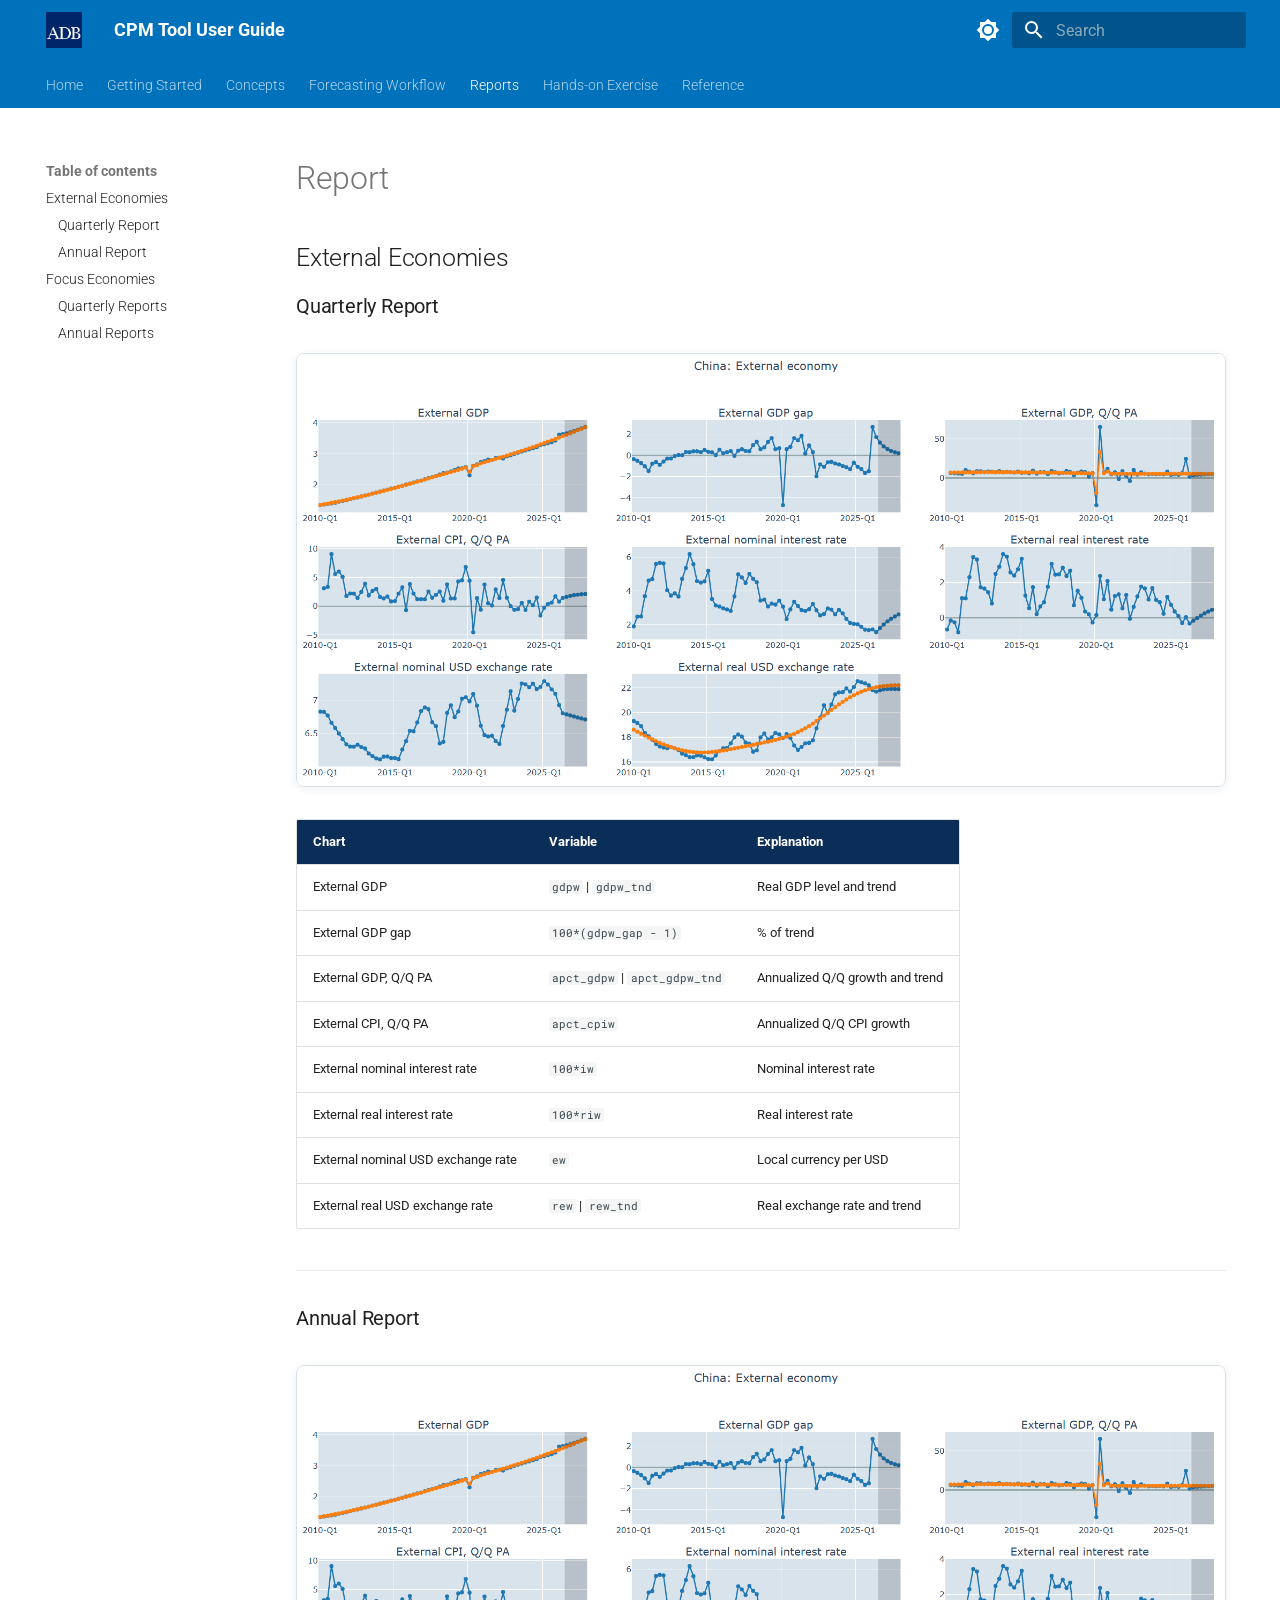
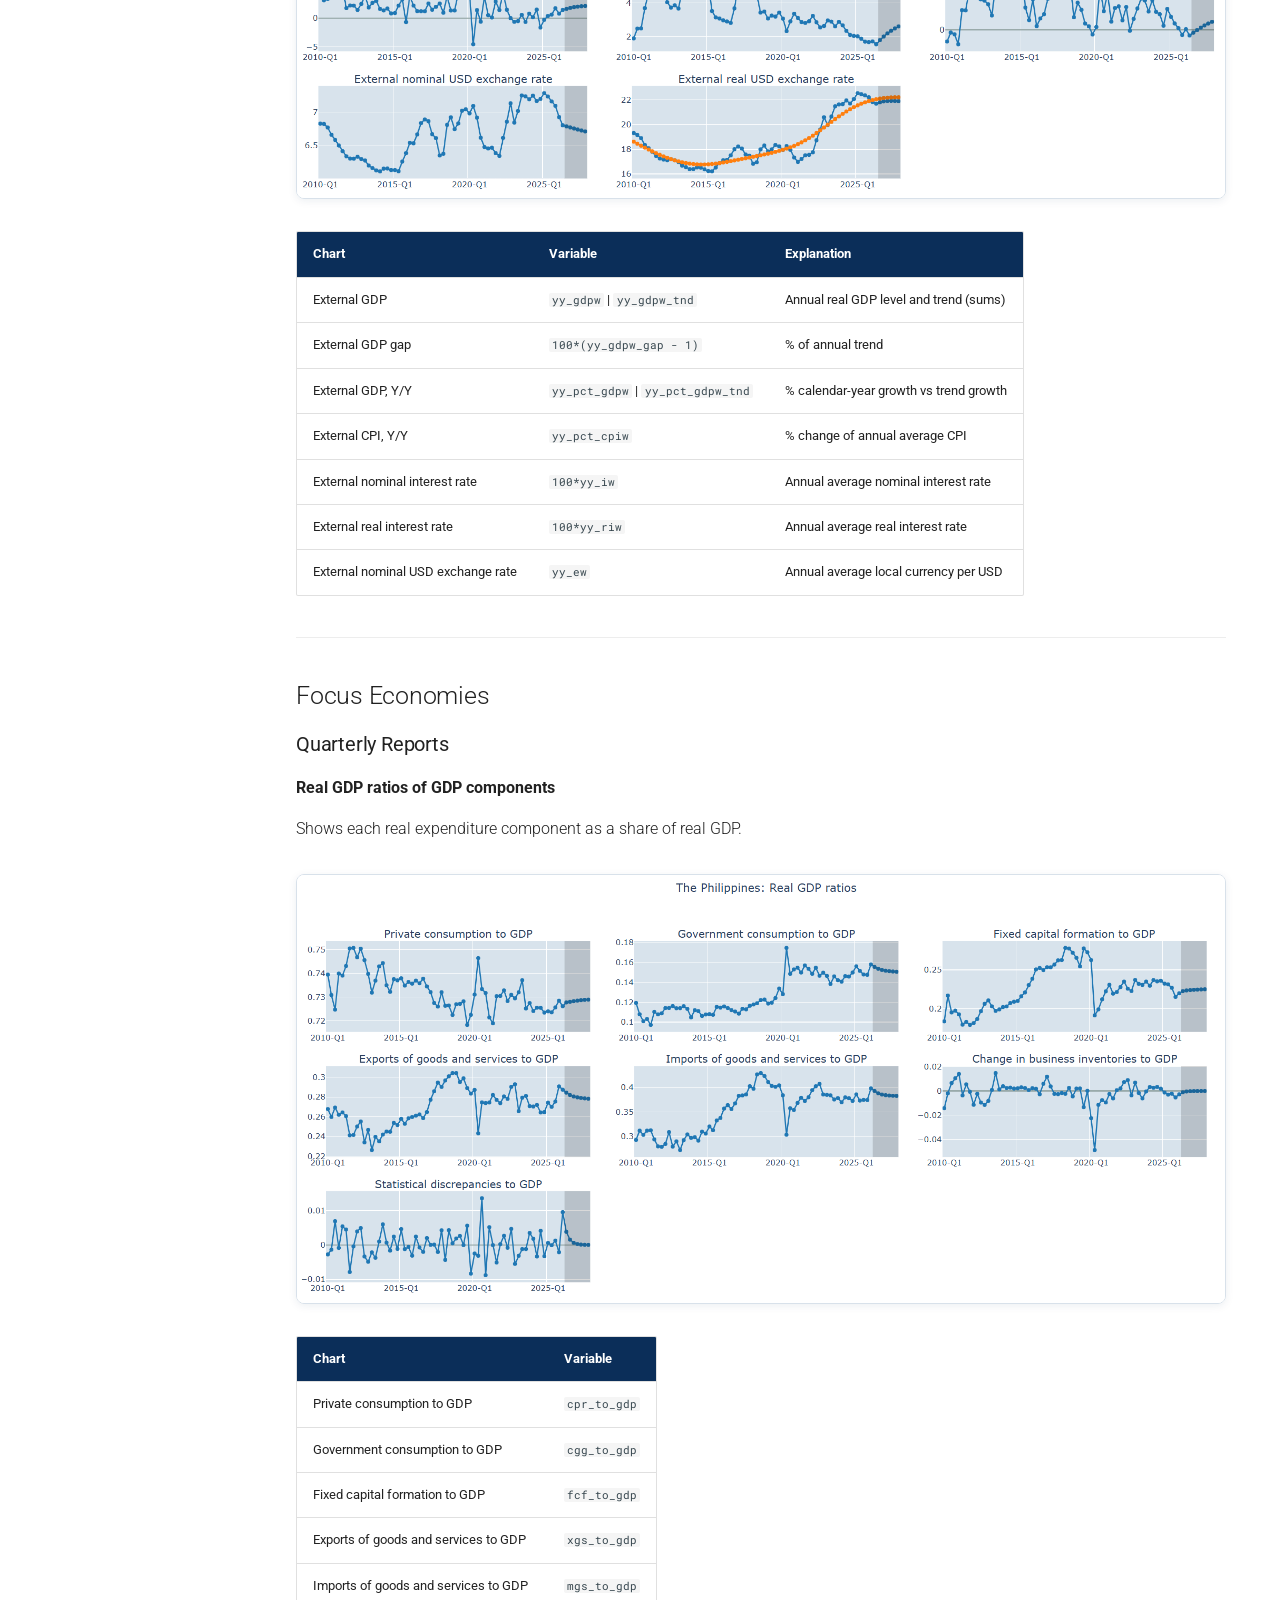
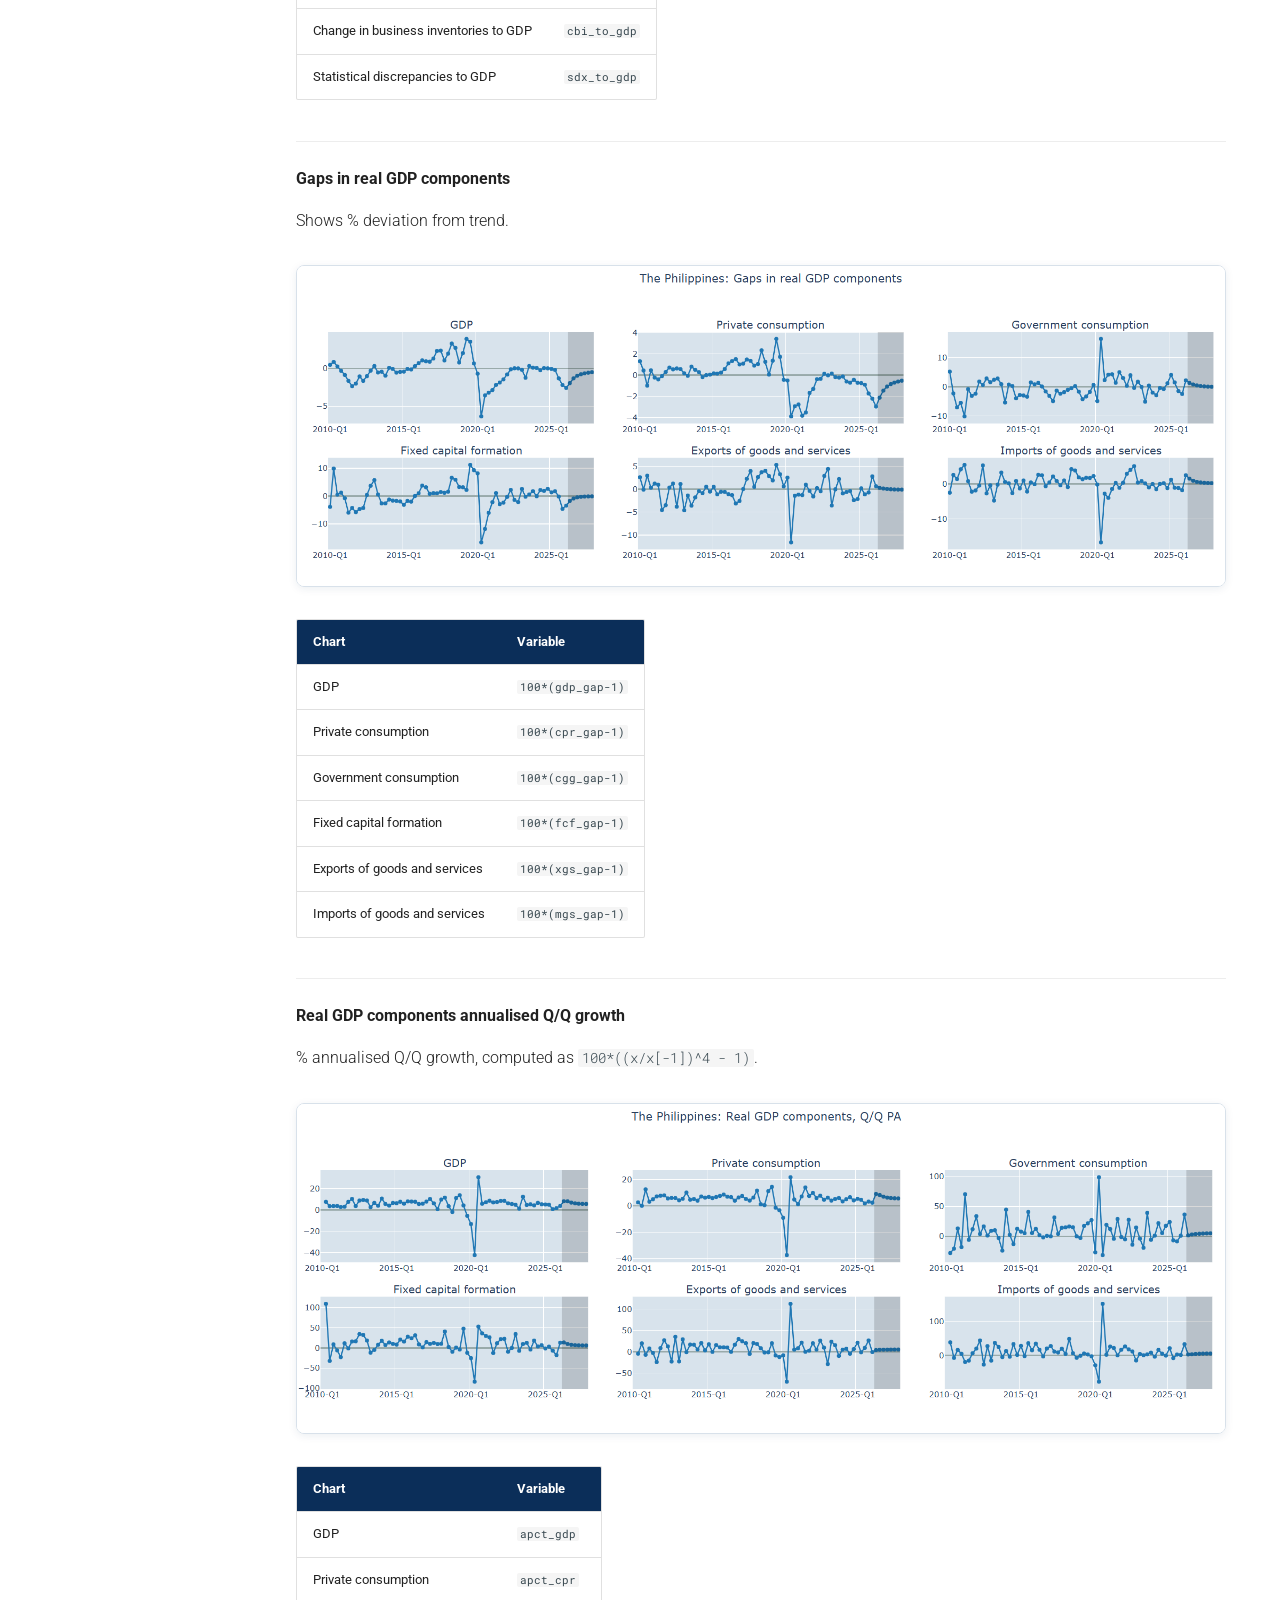
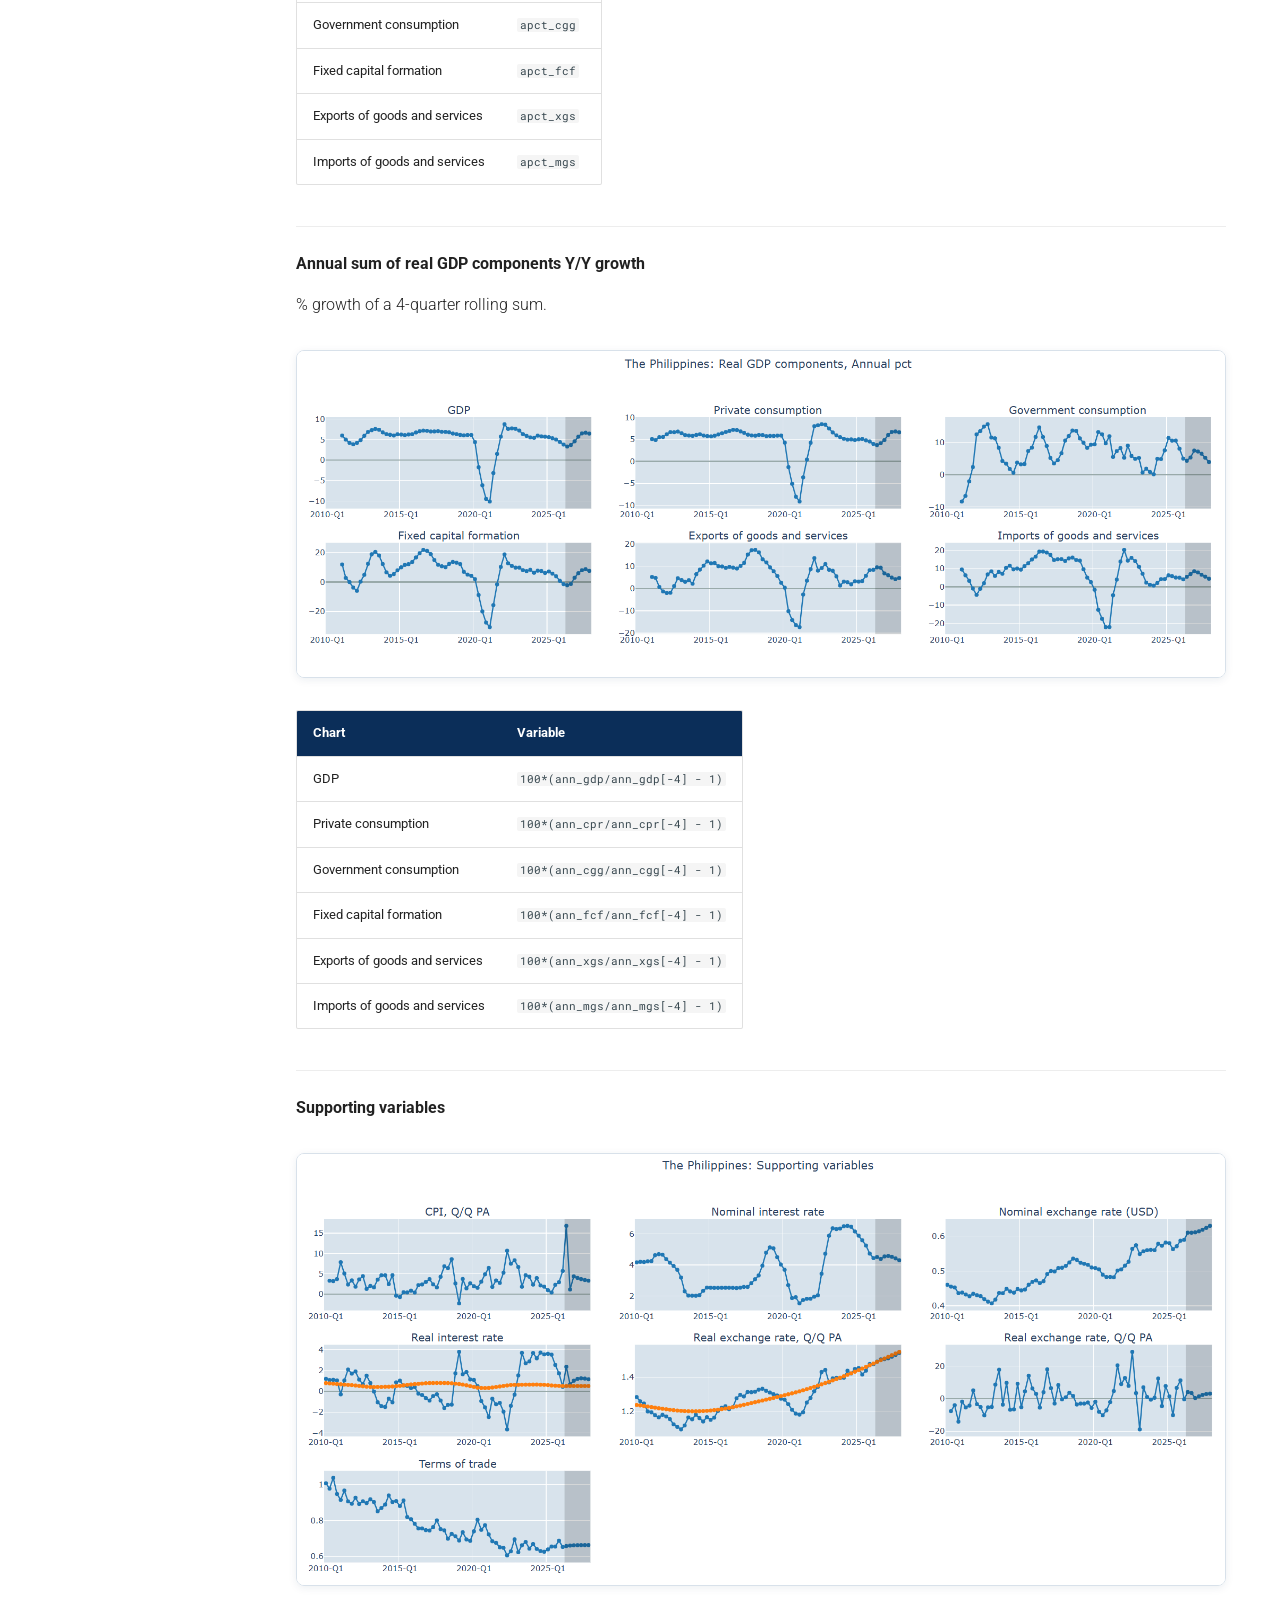
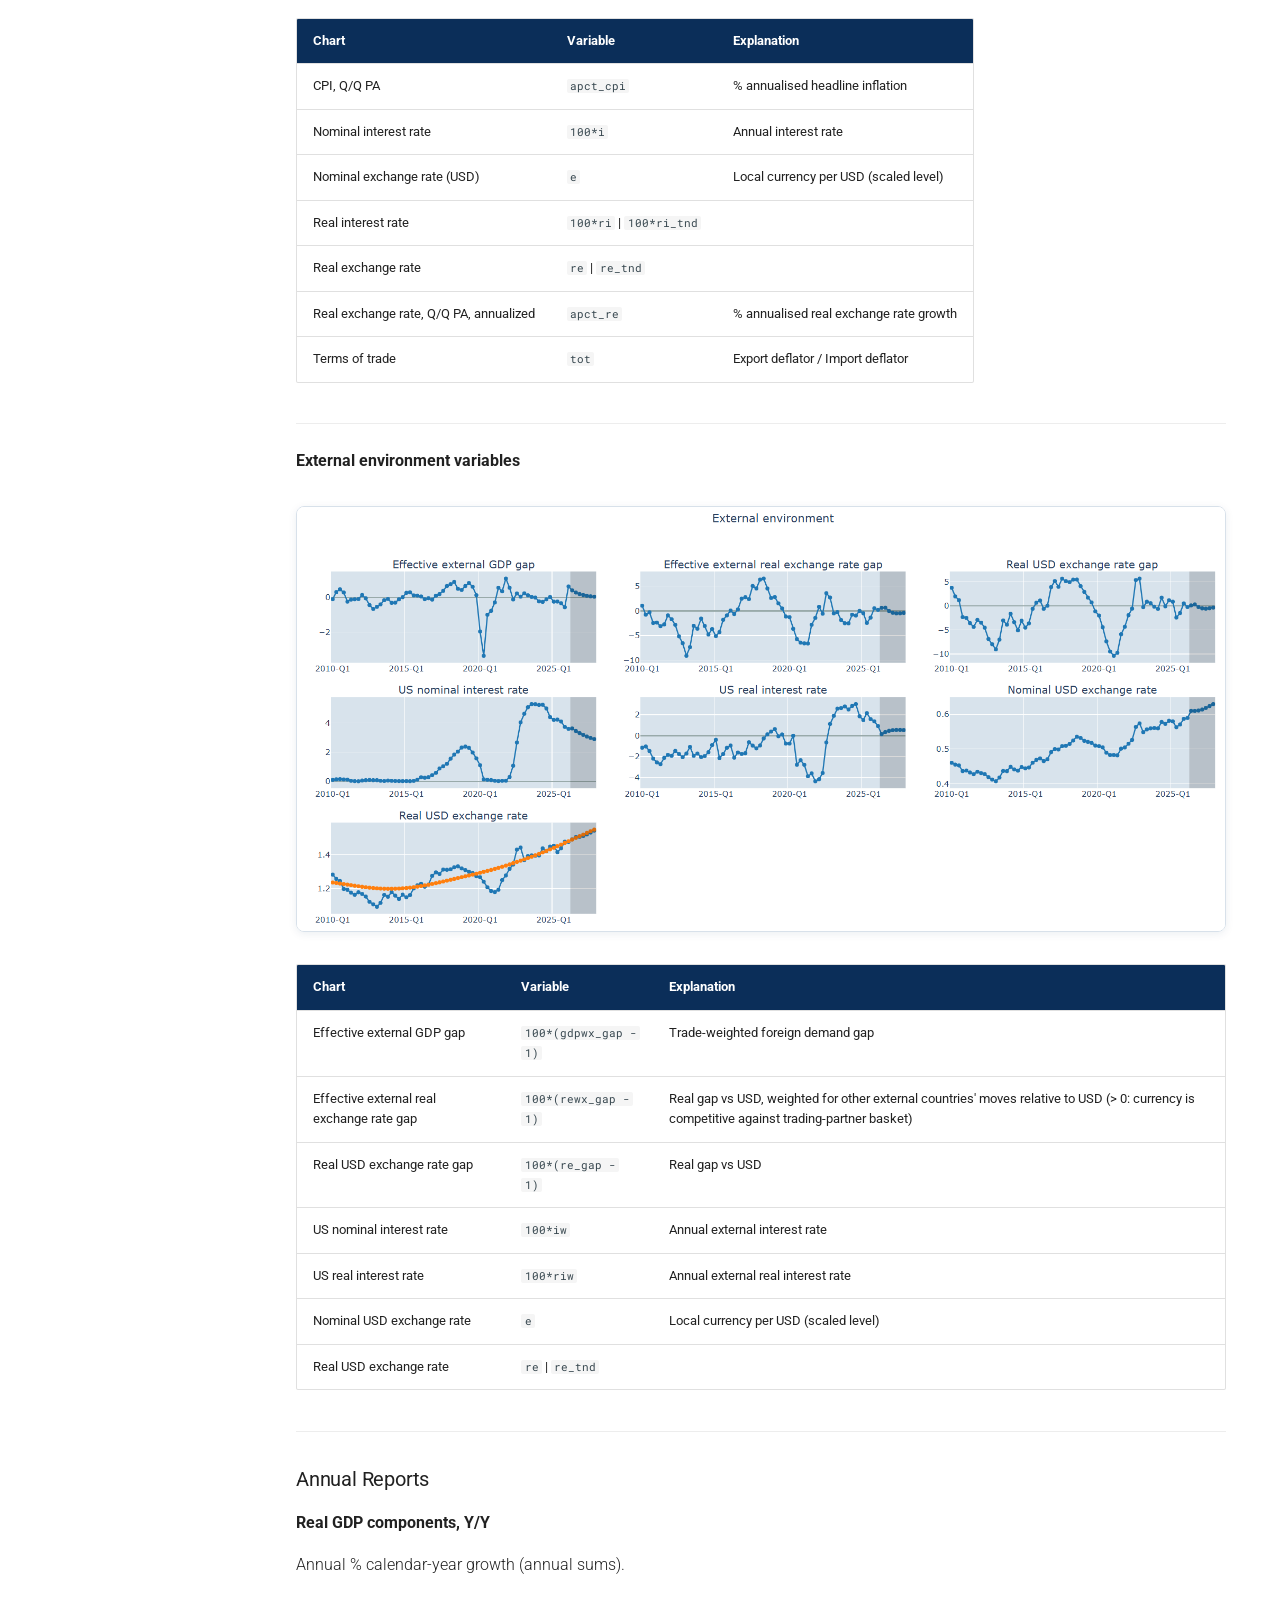
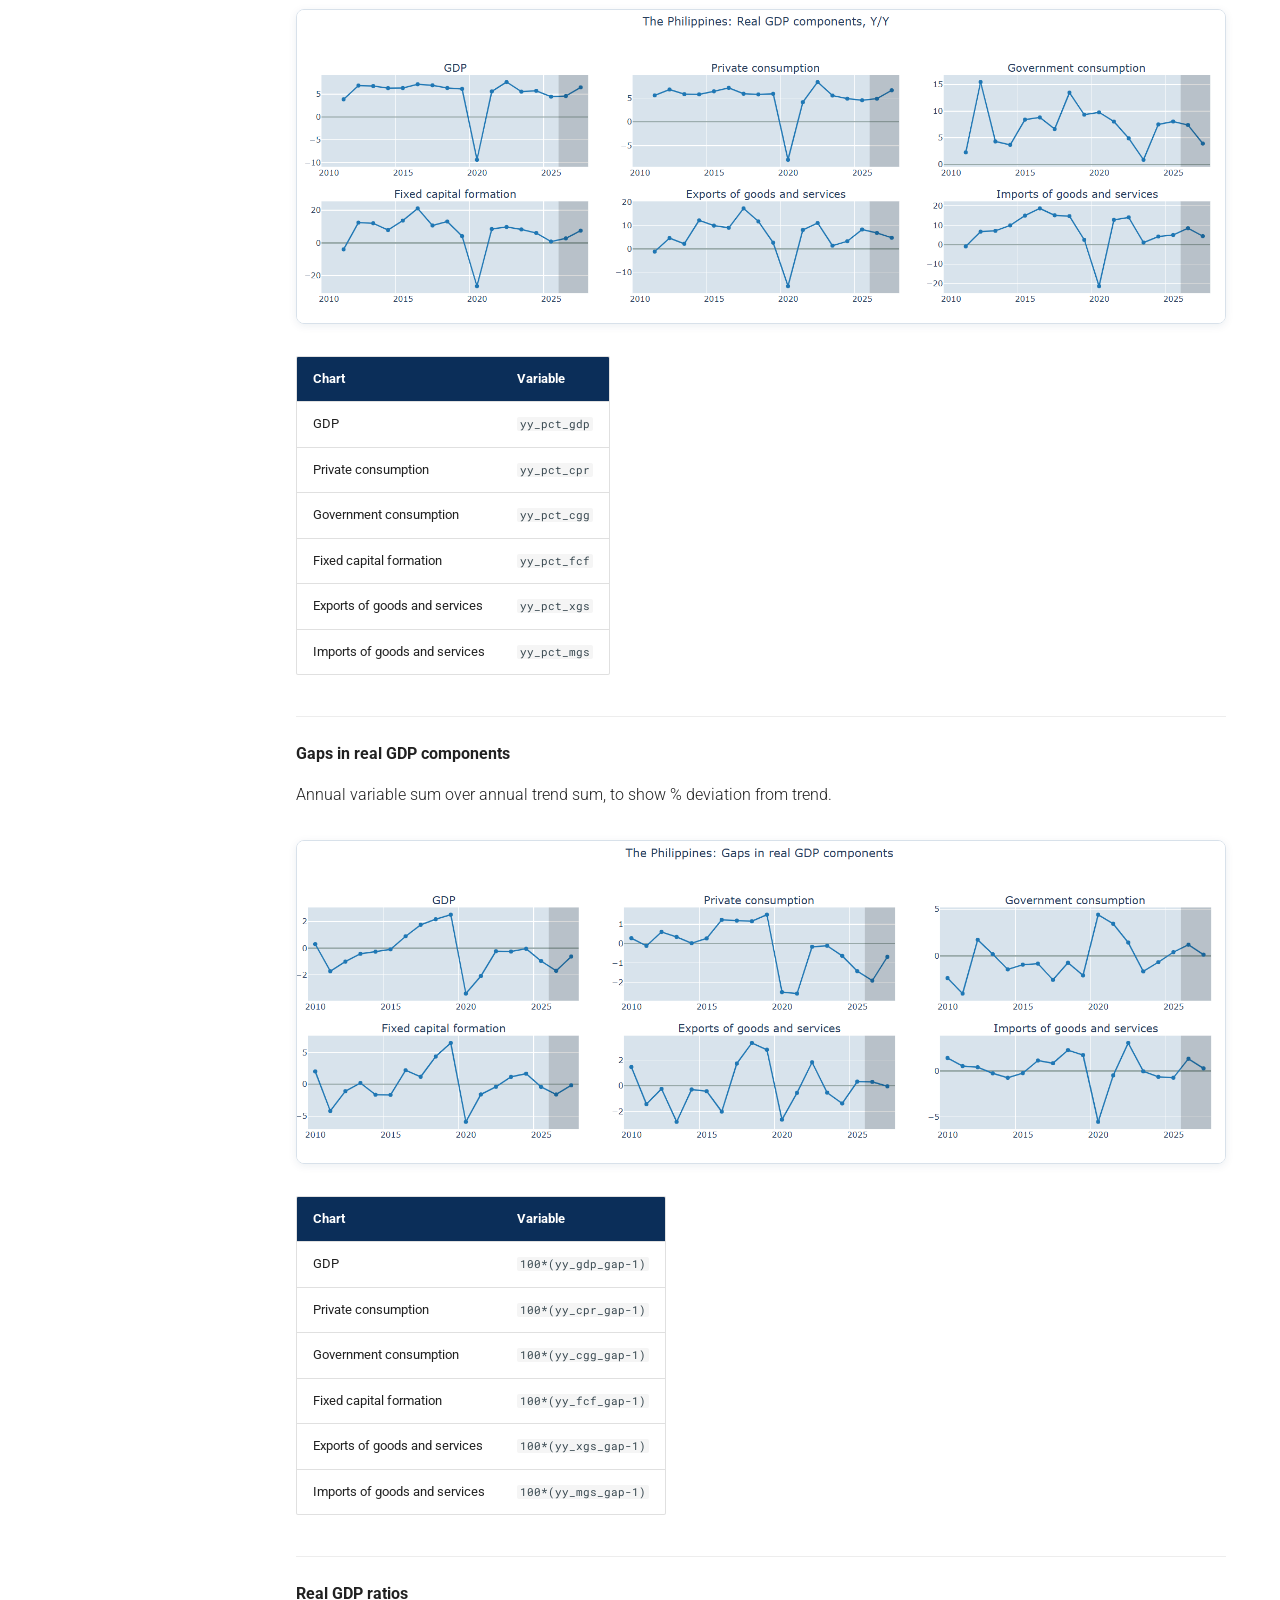
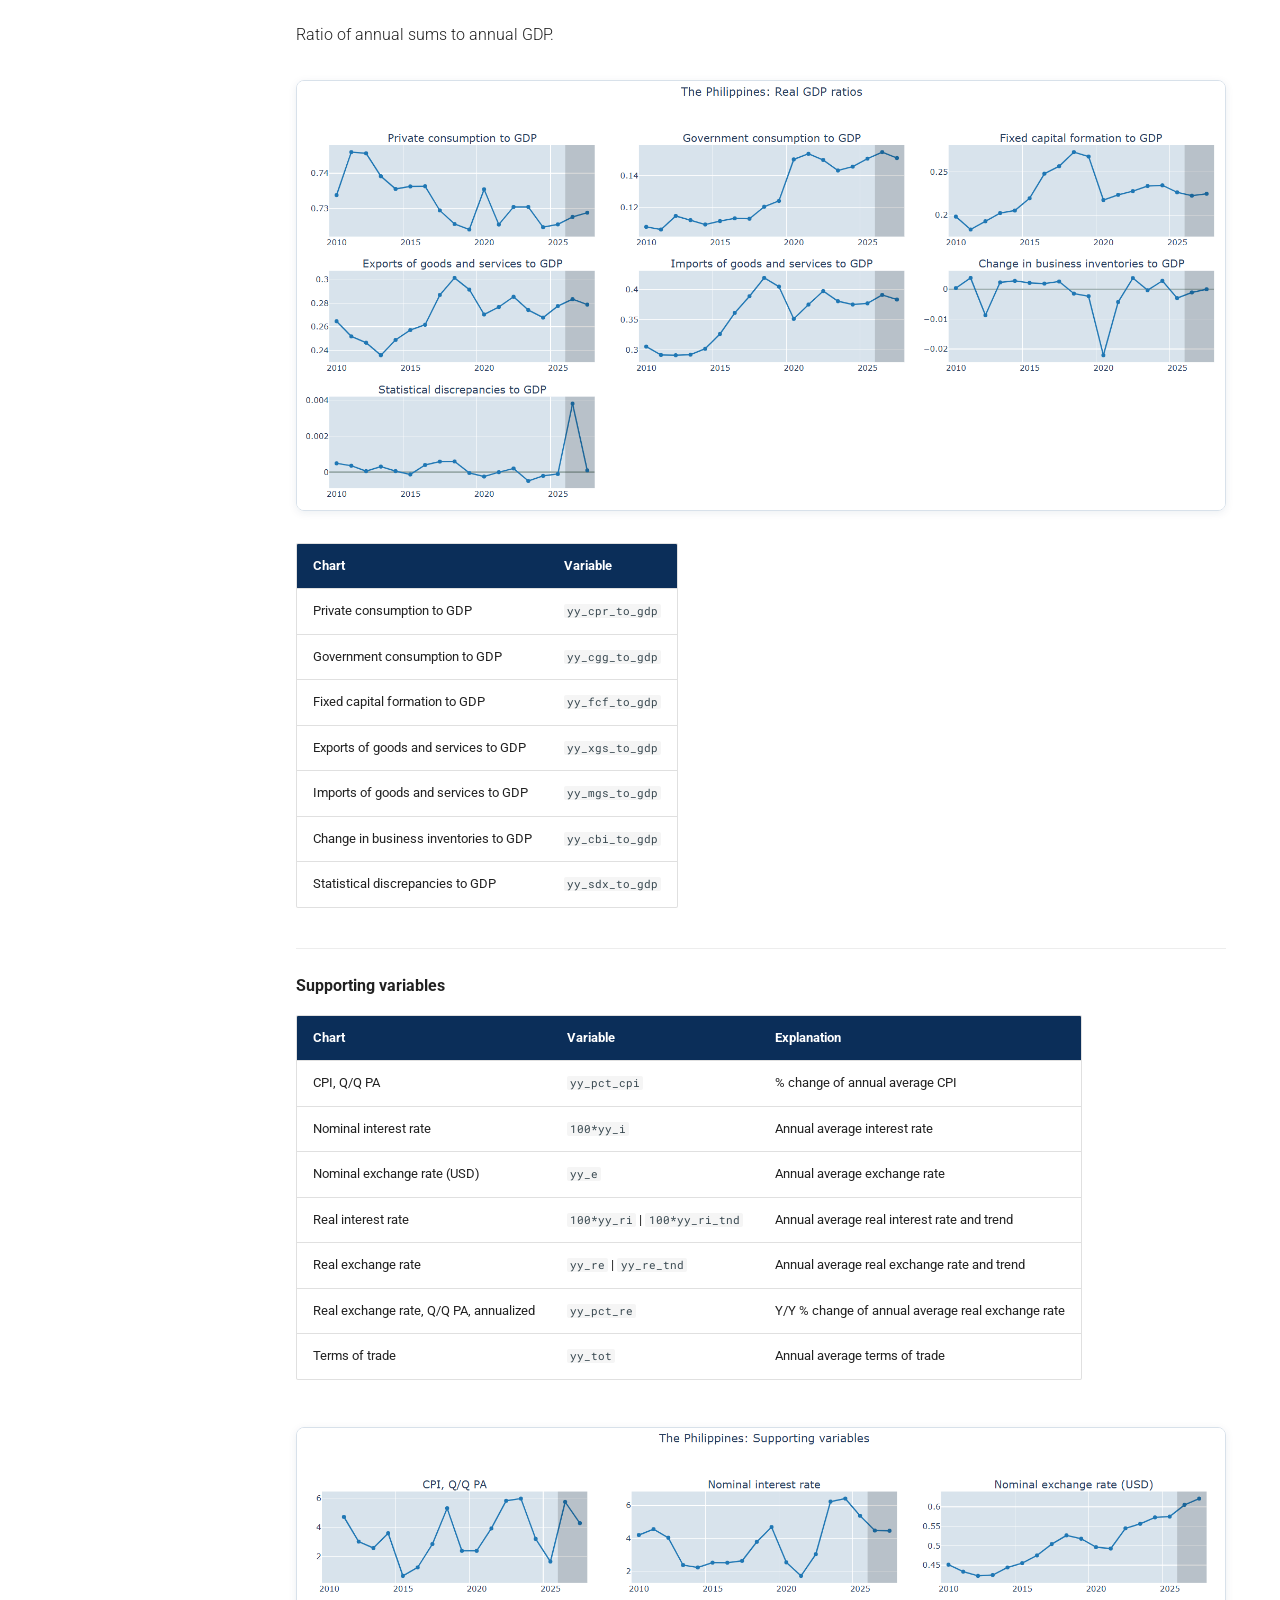
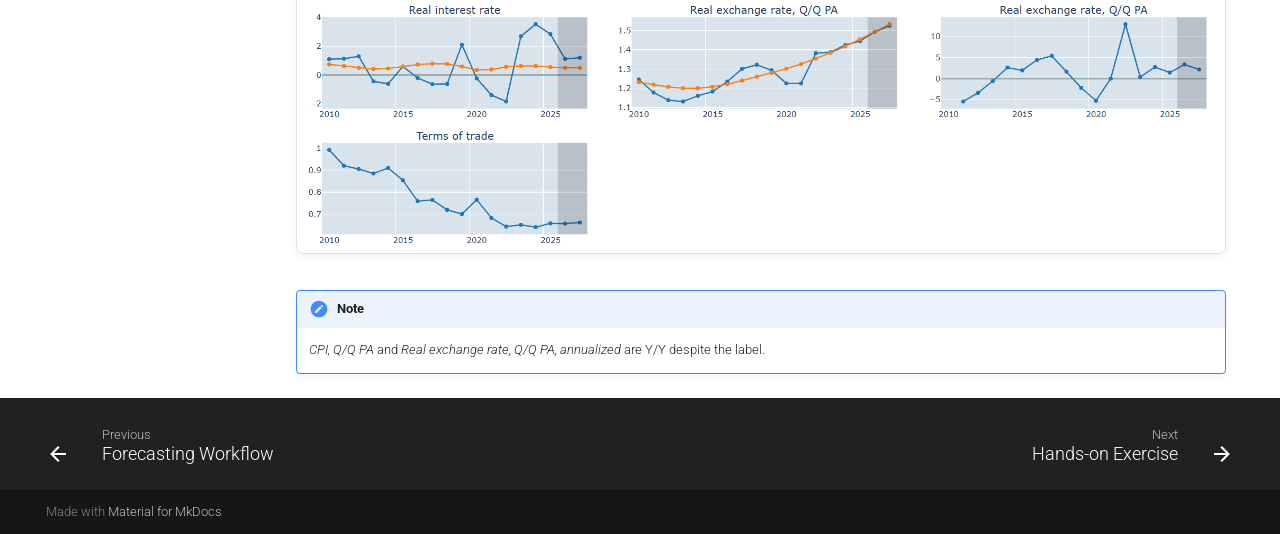
<file: reports.html>
<!doctype html>
<html lang="en" class="no-js">
  <head>
    
      <meta charset="utf-8">
      <meta name="viewport" content="width=device-width,initial-scale=1">
      
        <meta name="description" content="User guide for the Country Projection Model (CPM) Tool">
      
      
        <meta name="author" content="Dennis E. Sorino">
      
      
      
        <link rel="prev" href="workflow.html">
      
      
        <link rel="next" href="exercise.html">
      
      
        
      
      
      <link rel="icon" href="assets/images/favicon.png">
      <meta name="generator" content="mkdocs-1.6.1, mkdocs-material-9.7.7">
    
    
      
        <title>Reports - CPM Tool User Guide</title>
      
    
    
      <link rel="stylesheet" href="assets/stylesheets/main.ec1eaa64.min.css">
      
        
        <link rel="stylesheet" href="assets/stylesheets/palette.ab4e12ef.min.css">
      
      


    
    
      
    
    
      
        
        
        <link rel="preconnect" href="https://fonts.gstatic.com" crossorigin>
        <link rel="stylesheet" href="https://fonts.googleapis.com/css?family=Roboto:300,300i,400,400i,700,700i%7CRoboto+Mono:400,400i,700,700i&display=fallback">
        <style>:root{--md-text-font:"Roboto";--md-code-font:"Roboto Mono"}</style>
      
    
    
      <link rel="stylesheet" href="css/print-site.css">
    
      <link rel="stylesheet" href="css/print-site-material.css">
    
      <link rel="stylesheet" href="stylesheets/extra.css">
    
    <script>__md_scope=new URL(".",location),__md_hash=e=>[...e].reduce(((e,_)=>(e<<5)-e+_.charCodeAt(0)),0),__md_get=(e,_=localStorage,t=__md_scope)=>JSON.parse(_.getItem(t.pathname+"."+e)),__md_set=(e,_,t=localStorage,a=__md_scope)=>{try{t.setItem(a.pathname+"."+e,JSON.stringify(_))}catch(e){}}</script>
    
      

    
    
  </head>
  
  
    
    
      
    
    
    
    
    <body dir="ltr" data-md-color-scheme="default" data-md-color-primary="custom" data-md-color-accent="custom">
  
    
    <input class="md-toggle" data-md-toggle="drawer" type="checkbox" id="__drawer" autocomplete="off">
    <input class="md-toggle" data-md-toggle="search" type="checkbox" id="__search" autocomplete="off">
    <label class="md-overlay" for="__drawer"></label>
    <div data-md-component="skip">
      
        
        <a href="#report" class="md-skip">
          Skip to content
        </a>
      
    </div>
    <div data-md-component="announce">
      
    </div>
    
    
      

<header class="md-header" data-md-component="header">
  <nav class="md-header__inner md-grid" aria-label="Header">
    <a href="index.html" title="CPM Tool User Guide" class="md-header__button md-logo" aria-label="CPM Tool User Guide" data-md-component="logo">
      
  <img src="assets/images/adb-logo.png" alt="logo">

    </a>
    <label class="md-header__button md-icon" for="__drawer">
      
      <svg xmlns="http://www.w3.org/2000/svg" viewBox="0 0 24 24"><path d="M3 6h18v2H3zm0 5h18v2H3zm0 5h18v2H3z"/></svg>
    </label>
    <div class="md-header__title" data-md-component="header-title">
      <div class="md-header__ellipsis">
        <div class="md-header__topic">
          <span class="md-ellipsis">
            CPM Tool User Guide
          </span>
        </div>
        <div class="md-header__topic" data-md-component="header-topic">
          <span class="md-ellipsis">
            
              Reports
            
          </span>
        </div>
      </div>
    </div>
    
      
        <form class="md-header__option" data-md-component="palette">
  
    
    
    
    <input class="md-option" data-md-color-media="" data-md-color-scheme="default" data-md-color-primary="custom" data-md-color-accent="custom"  aria-label="Switch to dark mode"  type="radio" name="__palette" id="__palette_0">
    
      <label class="md-header__button md-icon" title="Switch to dark mode" for="__palette_1" hidden>
        <svg xmlns="http://www.w3.org/2000/svg" viewBox="0 0 24 24"><path d="M12 8a4 4 0 0 0-4 4 4 4 0 0 0 4 4 4 4 0 0 0 4-4 4 4 0 0 0-4-4m0 10a6 6 0 0 1-6-6 6 6 0 0 1 6-6 6 6 0 0 1 6 6 6 6 0 0 1-6 6m8-9.31V4h-4.69L12 .69 8.69 4H4v4.69L.69 12 4 15.31V20h4.69L12 23.31 15.31 20H20v-4.69L23.31 12z"/></svg>
      </label>
    
  
    
    
    
    <input class="md-option" data-md-color-media="" data-md-color-scheme="slate" data-md-color-primary="custom" data-md-color-accent="custom"  aria-label="Switch to light mode"  type="radio" name="__palette" id="__palette_1">
    
      <label class="md-header__button md-icon" title="Switch to light mode" for="__palette_0" hidden>
        <svg xmlns="http://www.w3.org/2000/svg" viewBox="0 0 24 24"><path d="M12 18c-.89 0-1.74-.2-2.5-.55C11.56 16.5 13 14.42 13 12s-1.44-4.5-3.5-5.45C10.26 6.2 11.11 6 12 6a6 6 0 0 1 6 6 6 6 0 0 1-6 6m8-9.31V4h-4.69L12 .69 8.69 4H4v4.69L.69 12 4 15.31V20h4.69L12 23.31 15.31 20H20v-4.69L23.31 12z"/></svg>
      </label>
    
  
</form>
      
    
    
      <script>var palette=__md_get("__palette");if(palette&&palette.color){if("(prefers-color-scheme)"===palette.color.media){var media=matchMedia("(prefers-color-scheme: light)"),input=document.querySelector(media.matches?"[data-md-color-media='(prefers-color-scheme: light)']":"[data-md-color-media='(prefers-color-scheme: dark)']");palette.color.media=input.getAttribute("data-md-color-media"),palette.color.scheme=input.getAttribute("data-md-color-scheme"),palette.color.primary=input.getAttribute("data-md-color-primary"),palette.color.accent=input.getAttribute("data-md-color-accent")}for(var[key,value]of Object.entries(palette.color))document.body.setAttribute("data-md-color-"+key,value)}</script>
    
    
    
      
      
        <label class="md-header__button md-icon" for="__search">
          
          <svg xmlns="http://www.w3.org/2000/svg" viewBox="0 0 24 24"><path d="M9.5 3A6.5 6.5 0 0 1 16 9.5c0 1.61-.59 3.09-1.56 4.23l.27.27h.79l5 5-1.5 1.5-5-5v-.79l-.27-.27A6.52 6.52 0 0 1 9.5 16 6.5 6.5 0 0 1 3 9.5 6.5 6.5 0 0 1 9.5 3m0 2C7 5 5 7 5 9.5S7 14 9.5 14 14 12 14 9.5 12 5 9.5 5"/></svg>
        </label>
        <div class="md-search" data-md-component="search" role="dialog">
  <label class="md-search__overlay" for="__search"></label>
  <div class="md-search__inner" role="search">
    <form class="md-search__form" name="search">
      <input type="text" class="md-search__input" name="query" aria-label="Search" placeholder="Search" autocapitalize="off" autocorrect="off" autocomplete="off" spellcheck="false" data-md-component="search-query" required>
      <label class="md-search__icon md-icon" for="__search">
        
        <svg xmlns="http://www.w3.org/2000/svg" viewBox="0 0 24 24"><path d="M9.5 3A6.5 6.5 0 0 1 16 9.5c0 1.61-.59 3.09-1.56 4.23l.27.27h.79l5 5-1.5 1.5-5-5v-.79l-.27-.27A6.52 6.52 0 0 1 9.5 16 6.5 6.5 0 0 1 3 9.5 6.5 6.5 0 0 1 9.5 3m0 2C7 5 5 7 5 9.5S7 14 9.5 14 14 12 14 9.5 12 5 9.5 5"/></svg>
        
        <svg xmlns="http://www.w3.org/2000/svg" viewBox="0 0 24 24"><path d="M20 11v2H8l5.5 5.5-1.42 1.42L4.16 12l7.92-7.92L13.5 5.5 8 11z"/></svg>
      </label>
      <nav class="md-search__options" aria-label="Search">
        
        <button type="reset" class="md-search__icon md-icon" title="Clear" aria-label="Clear" tabindex="-1">
          
          <svg xmlns="http://www.w3.org/2000/svg" viewBox="0 0 24 24"><path d="M19 6.41 17.59 5 12 10.59 6.41 5 5 6.41 10.59 12 5 17.59 6.41 19 12 13.41 17.59 19 19 17.59 13.41 12z"/></svg>
        </button>
      </nav>
      
        <div class="md-search__suggest" data-md-component="search-suggest"></div>
      
    </form>
    <div class="md-search__output">
      <div class="md-search__scrollwrap" tabindex="0" data-md-scrollfix>
        <div class="md-search-result" data-md-component="search-result">
          <div class="md-search-result__meta">
            Initializing search
          </div>
          <ol class="md-search-result__list" role="presentation"></ol>
        </div>
      </div>
    </div>
  </div>
</div>
      
    
    
  </nav>
  
</header>
    
    <div class="md-container" data-md-component="container">
      
      
        
          
            
<nav class="md-tabs" aria-label="Tabs" data-md-component="tabs">
  <div class="md-grid">
    <ul class="md-tabs__list">
      
        
  
  
  
  
    <li class="md-tabs__item">
      <a href="index.html" class="md-tabs__link">
        
  
  
    
  
  Home

      </a>
    </li>
  

      
        
  
  
  
  
    <li class="md-tabs__item">
      <a href="getting-started.html" class="md-tabs__link">
        
  
  
    
  
  Getting Started

      </a>
    </li>
  

      
        
  
  
  
  
    <li class="md-tabs__item">
      <a href="concepts.html" class="md-tabs__link">
        
  
  
    
  
  Concepts

      </a>
    </li>
  

      
        
  
  
  
  
    <li class="md-tabs__item">
      <a href="workflow.html" class="md-tabs__link">
        
  
  
    
  
  Forecasting Workflow

      </a>
    </li>
  

      
        
  
  
  
    
  
  
    <li class="md-tabs__item md-tabs__item--active">
      <a href="reports.html" class="md-tabs__link">
        
  
  
    
  
  Reports

      </a>
    </li>
  

      
        
  
  
  
  
    <li class="md-tabs__item">
      <a href="exercise.html" class="md-tabs__link">
        
  
  
    
  
  Hands-on Exercise

      </a>
    </li>
  

      
        
  
  
  
  
    <li class="md-tabs__item">
      <a href="reference.html" class="md-tabs__link">
        
  
  
    
  
  Reference

      </a>
    </li>
  

      
    </ul>
  </div>
</nav>
          
        
      
      <main class="md-main" data-md-component="main">
        <div class="md-main__inner md-grid">
          
            
              
              <div class="md-sidebar md-sidebar--primary" data-md-component="sidebar" data-md-type="navigation" >
                <div class="md-sidebar__scrollwrap">
                  <div class="md-sidebar__inner">
                    


  


<nav class="md-nav md-nav--primary md-nav--lifted" aria-label="Navigation" data-md-level="0">
  <label class="md-nav__title" for="__drawer">
    <a href="index.html" title="CPM Tool User Guide" class="md-nav__button md-logo" aria-label="CPM Tool User Guide" data-md-component="logo">
      
  <img src="assets/images/adb-logo.png" alt="logo">

    </a>
    CPM Tool User Guide
  </label>
  
  <ul class="md-nav__list" data-md-scrollfix>
    
      
      
  
  
  
  
    <li class="md-nav__item">
      <a href="index.html" class="md-nav__link">
        
  
  
  <span class="md-ellipsis">
    
  
    Home
  

    
  </span>
  
  

      </a>
    </li>
  

    
      
      
  
  
  
  
    <li class="md-nav__item">
      <a href="getting-started.html" class="md-nav__link">
        
  
  
  <span class="md-ellipsis">
    
  
    Getting Started
  

    
  </span>
  
  

      </a>
    </li>
  

    
      
      
  
  
  
  
    <li class="md-nav__item">
      <a href="concepts.html" class="md-nav__link">
        
  
  
  <span class="md-ellipsis">
    
  
    Concepts
  

    
  </span>
  
  

      </a>
    </li>
  

    
      
      
  
  
  
  
    <li class="md-nav__item">
      <a href="workflow.html" class="md-nav__link">
        
  
  
  <span class="md-ellipsis">
    
  
    Forecasting Workflow
  

    
  </span>
  
  

      </a>
    </li>
  

    
      
      
  
  
    
  
  
  
    <li class="md-nav__item md-nav__item--active">
      
      <input class="md-nav__toggle md-toggle" type="checkbox" id="__toc">
      
      
        
      
      
        <label class="md-nav__link md-nav__link--active" for="__toc">
          
  
  
  <span class="md-ellipsis">
    
  
    Reports
  

    
  </span>
  
  

          <span class="md-nav__icon md-icon"></span>
        </label>
      
      <a href="reports.html" class="md-nav__link md-nav__link--active">
        
  
  
  <span class="md-ellipsis">
    
  
    Reports
  

    
  </span>
  
  

      </a>
      
        

<nav class="md-nav md-nav--secondary" aria-label="Table of contents">
  
  
  
    
  
  
    <label class="md-nav__title" for="__toc">
      <span class="md-nav__icon md-icon"></span>
      Table of contents
    </label>
    <ul class="md-nav__list" data-md-component="toc" data-md-scrollfix>
      
        <li class="md-nav__item">
  <a href="#external-economies" class="md-nav__link">
    <span class="md-ellipsis">
      
        External Economies
      
    </span>
  </a>
  
    <nav class="md-nav" aria-label="External Economies">
      <ul class="md-nav__list">
        
          <li class="md-nav__item">
  <a href="#quarterly-report" class="md-nav__link">
    <span class="md-ellipsis">
      
        Quarterly Report
      
    </span>
  </a>
  
</li>
        
          <li class="md-nav__item">
  <a href="#annual-report" class="md-nav__link">
    <span class="md-ellipsis">
      
        Annual Report
      
    </span>
  </a>
  
</li>
        
      </ul>
    </nav>
  
</li>
      
        <li class="md-nav__item">
  <a href="#focus-economies" class="md-nav__link">
    <span class="md-ellipsis">
      
        Focus Economies
      
    </span>
  </a>
  
    <nav class="md-nav" aria-label="Focus Economies">
      <ul class="md-nav__list">
        
          <li class="md-nav__item">
  <a href="#quarterly-reports" class="md-nav__link">
    <span class="md-ellipsis">
      
        Quarterly Reports
      
    </span>
  </a>
  
</li>
        
          <li class="md-nav__item">
  <a href="#annual-reports" class="md-nav__link">
    <span class="md-ellipsis">
      
        Annual Reports
      
    </span>
  </a>
  
</li>
        
      </ul>
    </nav>
  
</li>
      
    </ul>
  
</nav>
      
    </li>
  

    
      
      
  
  
  
  
    <li class="md-nav__item">
      <a href="exercise.html" class="md-nav__link">
        
  
  
  <span class="md-ellipsis">
    
  
    Hands-on Exercise
  

    
  </span>
  
  

      </a>
    </li>
  

    
      
      
  
  
  
  
    <li class="md-nav__item">
      <a href="reference.html" class="md-nav__link">
        
  
  
  <span class="md-ellipsis">
    
  
    Reference
  

    
  </span>
  
  

      </a>
    </li>
  

    
  </ul>
</nav>
                  </div>
                </div>
              </div>
            
            
              
              <div class="md-sidebar md-sidebar--secondary" data-md-component="sidebar" data-md-type="toc" >
                <div class="md-sidebar__scrollwrap">
                  <div class="md-sidebar__inner">
                    

<nav class="md-nav md-nav--secondary" aria-label="Table of contents">
  
  
  
    
  
  
    <label class="md-nav__title" for="__toc">
      <span class="md-nav__icon md-icon"></span>
      Table of contents
    </label>
    <ul class="md-nav__list" data-md-component="toc" data-md-scrollfix>
      
        <li class="md-nav__item">
  <a href="#external-economies" class="md-nav__link">
    <span class="md-ellipsis">
      
        External Economies
      
    </span>
  </a>
  
    <nav class="md-nav" aria-label="External Economies">
      <ul class="md-nav__list">
        
          <li class="md-nav__item">
  <a href="#quarterly-report" class="md-nav__link">
    <span class="md-ellipsis">
      
        Quarterly Report
      
    </span>
  </a>
  
</li>
        
          <li class="md-nav__item">
  <a href="#annual-report" class="md-nav__link">
    <span class="md-ellipsis">
      
        Annual Report
      
    </span>
  </a>
  
</li>
        
      </ul>
    </nav>
  
</li>
      
        <li class="md-nav__item">
  <a href="#focus-economies" class="md-nav__link">
    <span class="md-ellipsis">
      
        Focus Economies
      
    </span>
  </a>
  
    <nav class="md-nav" aria-label="Focus Economies">
      <ul class="md-nav__list">
        
          <li class="md-nav__item">
  <a href="#quarterly-reports" class="md-nav__link">
    <span class="md-ellipsis">
      
        Quarterly Reports
      
    </span>
  </a>
  
</li>
        
          <li class="md-nav__item">
  <a href="#annual-reports" class="md-nav__link">
    <span class="md-ellipsis">
      
        Annual Reports
      
    </span>
  </a>
  
</li>
        
      </ul>
    </nav>
  
</li>
      
    </ul>
  
</nav>
                  </div>
                </div>
              </div>
            
          
          
            <div class="md-content" data-md-component="content">
              
              <article class="md-content__inner md-typeset">
                
                  



<h1 id="report">Report<a class="headerlink" href="#report" title="Permanent link">&para;</a></h1>
<h2 id="external-economies">External Economies<a class="headerlink" href="#external-economies" title="Permanent link">&para;</a></h2>
<h3 id="quarterly-report">Quarterly Report<a class="headerlink" href="#quarterly-report" title="Permanent link">&para;</a></h3>
<figure>
<p><img alt="External economies quarterly report" src="assets/images/ex_quarterly_report.png" /></p>
</figure>
<table>
<thead>
<tr>
<th>Chart</th>
<th>Variable</th>
<th>Explanation</th>
</tr>
</thead>
<tbody>
<tr>
<td>External GDP</td>
<td><code>gdpw</code> | <code>gdpw_tnd</code></td>
<td>Real GDP level and trend</td>
</tr>
<tr>
<td>External GDP gap</td>
<td><code>100*(gdpw_gap - 1)</code></td>
<td>% of trend</td>
</tr>
<tr>
<td>External GDP, Q/Q PA</td>
<td><code>apct_gdpw</code> | <code>apct_gdpw_tnd</code></td>
<td>Annualized Q/Q growth and trend</td>
</tr>
<tr>
<td>External CPI, Q/Q PA</td>
<td><code>apct_cpiw</code></td>
<td>Annualized Q/Q CPI growth</td>
</tr>
<tr>
<td>External nominal interest rate</td>
<td><code>100*iw</code></td>
<td>Nominal interest rate</td>
</tr>
<tr>
<td>External real interest rate</td>
<td><code>100*riw</code></td>
<td>Real interest rate</td>
</tr>
<tr>
<td>External nominal USD exchange rate</td>
<td><code>ew</code></td>
<td>Local currency per USD</td>
</tr>
<tr>
<td>External real USD exchange rate</td>
<td><code>rew</code> | <code>rew_tnd</code></td>
<td>Real exchange rate and trend</td>
</tr>
</tbody>
</table>
<hr />
<h3 id="annual-report">Annual Report<a class="headerlink" href="#annual-report" title="Permanent link">&para;</a></h3>
<figure>
<p><img alt="External economies annual report" src="assets/images/ex_quarterly_report.png" /></p>
</figure>
<table>
<thead>
<tr>
<th>Chart</th>
<th>Variable</th>
<th>Explanation</th>
</tr>
</thead>
<tbody>
<tr>
<td>External GDP</td>
<td><code>yy_gdpw</code> | <code>yy_gdpw_tnd</code></td>
<td>Annual real GDP level and trend (sums)</td>
</tr>
<tr>
<td>External GDP gap</td>
<td><code>100*(yy_gdpw_gap - 1)</code></td>
<td>% of annual trend</td>
</tr>
<tr>
<td>External GDP, Y/Y</td>
<td><code>yy_pct_gdpw</code> | <code>yy_pct_gdpw_tnd</code></td>
<td>% calendar-year growth vs trend growth</td>
</tr>
<tr>
<td>External CPI, Y/Y</td>
<td><code>yy_pct_cpiw</code></td>
<td>% change of annual average CPI</td>
</tr>
<tr>
<td>External nominal interest rate</td>
<td><code>100*yy_iw</code></td>
<td>Annual average nominal interest rate</td>
</tr>
<tr>
<td>External real interest rate</td>
<td><code>100*yy_riw</code></td>
<td>Annual average real interest rate</td>
</tr>
<tr>
<td>External nominal USD exchange rate</td>
<td><code>yy_ew</code></td>
<td>Annual average local currency per USD</td>
</tr>
</tbody>
</table>
<hr />
<h2 id="focus-economies">Focus Economies<a class="headerlink" href="#focus-economies" title="Permanent link">&para;</a></h2>
<h3 id="quarterly-reports">Quarterly Reports<a class="headerlink" href="#quarterly-reports" title="Permanent link">&para;</a></h3>
<p><strong>Real GDP ratios of GDP components</strong></p>
<p>Shows each real expenditure component as a share of real GDP.</p>
<figure>
<p><img alt="Focus economies report" src="assets/images/fc_gdp_ratios_q.png" /></p>
</figure>
<table>
<thead>
<tr>
<th>Chart</th>
<th>Variable</th>
</tr>
</thead>
<tbody>
<tr>
<td>Private consumption to GDP</td>
<td><code>cpr_to_gdp</code></td>
</tr>
<tr>
<td>Government consumption to GDP</td>
<td><code>cgg_to_gdp</code></td>
</tr>
<tr>
<td>Fixed capital formation to GDP</td>
<td><code>fcf_to_gdp</code></td>
</tr>
<tr>
<td>Exports of goods and services to GDP</td>
<td><code>xgs_to_gdp</code></td>
</tr>
<tr>
<td>Imports of goods and services to GDP</td>
<td><code>mgs_to_gdp</code></td>
</tr>
<tr>
<td>Change in business inventories to GDP</td>
<td><code>cbi_to_gdp</code></td>
</tr>
<tr>
<td>Statistical discrepancies to GDP</td>
<td><code>sdx_to_gdp</code></td>
</tr>
</tbody>
</table>
<hr />
<p><strong>Gaps in real GDP components</strong></p>
<p>Shows % deviation from trend.</p>
<figure>
<p><img alt="Focus economies report" src="assets/images/fc_gaps_q.png" /></p>
</figure>
<table>
<thead>
<tr>
<th>Chart</th>
<th>Variable</th>
</tr>
</thead>
<tbody>
<tr>
<td>GDP</td>
<td><code>100*(gdp_gap-1)</code></td>
</tr>
<tr>
<td>Private consumption</td>
<td><code>100*(cpr_gap-1)</code></td>
</tr>
<tr>
<td>Government consumption</td>
<td><code>100*(cgg_gap-1)</code></td>
</tr>
<tr>
<td>Fixed capital formation</td>
<td><code>100*(fcf_gap-1)</code></td>
</tr>
<tr>
<td>Exports of goods and services</td>
<td><code>100*(xgs_gap-1)</code></td>
</tr>
<tr>
<td>Imports of goods and services</td>
<td><code>100*(mgs_gap-1)</code></td>
</tr>
</tbody>
</table>
<hr />
<p><strong>Real GDP components annualised Q/Q growth</strong></p>
<p>% annualised Q/Q growth, computed as <code>100*((x/x[-1])^4 - 1)</code>.</p>
<figure>
<p><img alt="Focus economies report" src="assets/images/fc_gdp_components_qq_q.png" /></p>
</figure>
<table>
<thead>
<tr>
<th>Chart</th>
<th>Variable</th>
</tr>
</thead>
<tbody>
<tr>
<td>GDP</td>
<td><code>apct_gdp</code></td>
</tr>
<tr>
<td>Private consumption</td>
<td><code>apct_cpr</code></td>
</tr>
<tr>
<td>Government consumption</td>
<td><code>apct_cgg</code></td>
</tr>
<tr>
<td>Fixed capital formation</td>
<td><code>apct_fcf</code></td>
</tr>
<tr>
<td>Exports of goods and services</td>
<td><code>apct_xgs</code></td>
</tr>
<tr>
<td>Imports of goods and services</td>
<td><code>apct_mgs</code></td>
</tr>
</tbody>
</table>
<hr />
<p><strong>Annual sum of real GDP components Y/Y growth</strong></p>
<p>% growth of a 4-quarter rolling sum.</p>
<figure>
<p><img alt="Focus economies report" src="assets/images/fc_gdp_components_annual_q.png" /></p>
</figure>
<table>
<thead>
<tr>
<th>Chart</th>
<th>Variable</th>
</tr>
</thead>
<tbody>
<tr>
<td>GDP</td>
<td><code>100*(ann_gdp/ann_gdp[-4] - 1)</code></td>
</tr>
<tr>
<td>Private consumption</td>
<td><code>100*(ann_cpr/ann_cpr[-4] - 1)</code></td>
</tr>
<tr>
<td>Government consumption</td>
<td><code>100*(ann_cgg/ann_cgg[-4] - 1)</code></td>
</tr>
<tr>
<td>Fixed capital formation</td>
<td><code>100*(ann_fcf/ann_fcf[-4] - 1)</code></td>
</tr>
<tr>
<td>Exports of goods and services</td>
<td><code>100*(ann_xgs/ann_xgs[-4] - 1)</code></td>
</tr>
<tr>
<td>Imports of goods and services</td>
<td><code>100*(ann_mgs/ann_mgs[-4] - 1)</code></td>
</tr>
</tbody>
</table>
<hr />
<p><strong>Supporting variables</strong></p>
<figure>
<p><img alt="Focus economies report" src="assets/images/fc_supporting_var_q.png" /></p>
</figure>
<table>
<thead>
<tr>
<th>Chart</th>
<th>Variable</th>
<th>Explanation</th>
</tr>
</thead>
<tbody>
<tr>
<td>CPI, Q/Q PA</td>
<td><code>apct_cpi</code></td>
<td>% annualised headline inflation</td>
</tr>
<tr>
<td>Nominal interest rate</td>
<td><code>100*i</code></td>
<td>Annual interest rate</td>
</tr>
<tr>
<td>Nominal exchange rate (USD)</td>
<td><code>e</code></td>
<td>Local currency per USD (scaled level)</td>
</tr>
<tr>
<td>Real interest rate</td>
<td><code>100*ri</code> | <code>100*ri_tnd</code></td>
<td></td>
</tr>
<tr>
<td>Real exchange rate</td>
<td><code>re</code> | <code>re_tnd</code></td>
<td></td>
</tr>
<tr>
<td>Real exchange rate, Q/Q PA, annualized</td>
<td><code>apct_re</code></td>
<td>% annualised real exchange rate growth</td>
</tr>
<tr>
<td>Terms of trade</td>
<td><code>tot</code></td>
<td>Export deflator / Import deflator</td>
</tr>
</tbody>
</table>
<hr />
<p><strong>External environment variables</strong></p>
<figure>
<p><img alt="Focus economies report" src="assets/images/fc_external_environment_q.png" /></p>
</figure>
<table>
<thead>
<tr>
<th>Chart</th>
<th>Variable</th>
<th>Explanation</th>
</tr>
</thead>
<tbody>
<tr>
<td>Effective external GDP gap</td>
<td><code>100*(gdpwx_gap - 1)</code></td>
<td>Trade-weighted foreign demand gap</td>
</tr>
<tr>
<td>Effective external real exchange rate gap</td>
<td><code>100*(rewx_gap - 1)</code></td>
<td>Real gap vs USD, weighted for other external countries' moves relative to USD (&gt; 0: currency is competitive against trading-partner basket)</td>
</tr>
<tr>
<td>Real USD exchange rate gap</td>
<td><code>100*(re_gap - 1)</code></td>
<td>Real gap vs USD</td>
</tr>
<tr>
<td>US nominal interest rate</td>
<td><code>100*iw</code></td>
<td>Annual external interest rate</td>
</tr>
<tr>
<td>US real interest rate</td>
<td><code>100*riw</code></td>
<td>Annual external real interest rate</td>
</tr>
<tr>
<td>Nominal USD exchange rate</td>
<td><code>e</code></td>
<td>Local currency per USD (scaled level)</td>
</tr>
<tr>
<td>Real USD exchange rate</td>
<td><code>re</code> | <code>re_tnd</code></td>
<td></td>
</tr>
</tbody>
</table>
<hr />
<h3 id="annual-reports">Annual Reports<a class="headerlink" href="#annual-reports" title="Permanent link">&para;</a></h3>
<p><strong>Real GDP components, Y/Y</strong></p>
<p>Annual % calendar-year growth (annual sums).</p>
<figure>
<p><img alt="Focus economies report" src="assets/images/fc_gdp_components_a.png" /></p>
</figure>
<table>
<thead>
<tr>
<th>Chart</th>
<th>Variable</th>
</tr>
</thead>
<tbody>
<tr>
<td>GDP</td>
<td><code>yy_pct_gdp</code></td>
</tr>
<tr>
<td>Private consumption</td>
<td><code>yy_pct_cpr</code></td>
</tr>
<tr>
<td>Government consumption</td>
<td><code>yy_pct_cgg</code></td>
</tr>
<tr>
<td>Fixed capital formation</td>
<td><code>yy_pct_fcf</code></td>
</tr>
<tr>
<td>Exports of goods and services</td>
<td><code>yy_pct_xgs</code></td>
</tr>
<tr>
<td>Imports of goods and services</td>
<td><code>yy_pct_mgs</code></td>
</tr>
</tbody>
</table>
<hr />
<p><strong>Gaps in real GDP components</strong></p>
<p>Annual variable sum over annual trend sum, to show % deviation from trend.</p>
<figure>
<p><img alt="Focus economies report" src="assets/images/fc_gaps_a.png" /></p>
</figure>
<table>
<thead>
<tr>
<th>Chart</th>
<th>Variable</th>
</tr>
</thead>
<tbody>
<tr>
<td>GDP</td>
<td><code>100*(yy_gdp_gap-1)</code></td>
</tr>
<tr>
<td>Private consumption</td>
<td><code>100*(yy_cpr_gap-1)</code></td>
</tr>
<tr>
<td>Government consumption</td>
<td><code>100*(yy_cgg_gap-1)</code></td>
</tr>
<tr>
<td>Fixed capital formation</td>
<td><code>100*(yy_fcf_gap-1)</code></td>
</tr>
<tr>
<td>Exports of goods and services</td>
<td><code>100*(yy_xgs_gap-1)</code></td>
</tr>
<tr>
<td>Imports of goods and services</td>
<td><code>100*(yy_mgs_gap-1)</code></td>
</tr>
</tbody>
</table>
<hr />
<p><strong>Real GDP ratios</strong></p>
<p>Ratio of annual sums to annual GDP.</p>
<figure>
<p><img alt="Focus economies report" src="assets/images/fc_gdp_ratios_a.png" /></p>
</figure>
<table>
<thead>
<tr>
<th>Chart</th>
<th>Variable</th>
</tr>
</thead>
<tbody>
<tr>
<td>Private consumption to GDP</td>
<td><code>yy_cpr_to_gdp</code></td>
</tr>
<tr>
<td>Government consumption to GDP</td>
<td><code>yy_cgg_to_gdp</code></td>
</tr>
<tr>
<td>Fixed capital formation to GDP</td>
<td><code>yy_fcf_to_gdp</code></td>
</tr>
<tr>
<td>Exports of goods and services to GDP</td>
<td><code>yy_xgs_to_gdp</code></td>
</tr>
<tr>
<td>Imports of goods and services to GDP</td>
<td><code>yy_mgs_to_gdp</code></td>
</tr>
<tr>
<td>Change in business inventories to GDP</td>
<td><code>yy_cbi_to_gdp</code></td>
</tr>
<tr>
<td>Statistical discrepancies to GDP</td>
<td><code>yy_sdx_to_gdp</code></td>
</tr>
</tbody>
</table>
<hr />
<p><strong>Supporting variables</strong></p>
<table>
<thead>
<tr>
<th>Chart</th>
<th>Variable</th>
<th>Explanation</th>
</tr>
</thead>
<tbody>
<tr>
<td>CPI, Q/Q PA</td>
<td><code>yy_pct_cpi</code></td>
<td>% change of annual average CPI</td>
</tr>
<tr>
<td>Nominal interest rate</td>
<td><code>100*yy_i</code></td>
<td>Annual average interest rate</td>
</tr>
<tr>
<td>Nominal exchange rate (USD)</td>
<td><code>yy_e</code></td>
<td>Annual average exchange rate</td>
</tr>
<tr>
<td>Real interest rate</td>
<td><code>100*yy_ri</code> | <code>100*yy_ri_tnd</code></td>
<td>Annual average real interest rate and trend</td>
</tr>
<tr>
<td>Real exchange rate</td>
<td><code>yy_re</code> | <code>yy_re_tnd</code></td>
<td>Annual average real exchange rate and trend</td>
</tr>
<tr>
<td>Real exchange rate, Q/Q PA, annualized</td>
<td><code>yy_pct_re</code></td>
<td>Y/Y % change of annual average real exchange rate</td>
</tr>
<tr>
<td>Terms of trade</td>
<td><code>yy_tot</code></td>
<td>Annual average terms of trade</td>
</tr>
</tbody>
</table>
<figure>
<p><img alt="Focus economies report" src="assets/images/fc_supporting_var_a.png" /></p>
</figure>
<div class="admonition note">
<p class="admonition-title">Note</p>
<p><em>CPI, Q/Q PA</em> and <em>Real exchange rate, Q/Q PA, annualized</em> are Y/Y despite the label.</p>
</div>












                
              </article>
            </div>
          
          
  <script>var tabs=__md_get("__tabs");if(Array.isArray(tabs))e:for(var set of document.querySelectorAll(".tabbed-set")){var labels=set.querySelector(".tabbed-labels");for(var tab of tabs)for(var label of labels.getElementsByTagName("label"))if(label.innerText.trim()===tab){var input=document.getElementById(label.htmlFor);input.checked=!0;continue e}}</script>

<script>var target=document.getElementById(location.hash.slice(1));target&&target.name&&(target.checked=target.name.startsWith("__tabbed_"))</script>
        </div>
        
          <button type="button" class="md-top md-icon" data-md-component="top" hidden>
  
  <svg xmlns="http://www.w3.org/2000/svg" viewBox="0 0 24 24"><path d="M13 20h-2V8l-5.5 5.5-1.42-1.42L12 4.16l7.92 7.92-1.42 1.42L13 8z"/></svg>
  Back to top
</button>
        
      </main>
      
        <footer class="md-footer">
  
    
      
      <nav class="md-footer__inner md-grid" aria-label="Footer" >
        
          
          <a href="workflow.html" class="md-footer__link md-footer__link--prev" aria-label="Previous: Forecasting Workflow">
            <div class="md-footer__button md-icon">
              
              <svg xmlns="http://www.w3.org/2000/svg" viewBox="0 0 24 24"><path d="M20 11v2H8l5.5 5.5-1.42 1.42L4.16 12l7.92-7.92L13.5 5.5 8 11z"/></svg>
            </div>
            <div class="md-footer__title">
              <span class="md-footer__direction">
                Previous
              </span>
              <div class="md-ellipsis">
                Forecasting Workflow
              </div>
            </div>
          </a>
        
        
          
          <a href="exercise.html" class="md-footer__link md-footer__link--next" aria-label="Next: Hands-on Exercise">
            <div class="md-footer__title">
              <span class="md-footer__direction">
                Next
              </span>
              <div class="md-ellipsis">
                Hands-on Exercise
              </div>
            </div>
            <div class="md-footer__button md-icon">
              
              <svg xmlns="http://www.w3.org/2000/svg" viewBox="0 0 24 24"><path d="M4 11v2h12l-5.5 5.5 1.42 1.42L19.84 12l-7.92-7.92L10.5 5.5 16 11z"/></svg>
            </div>
          </a>
        
      </nav>
    
  
  <div class="md-footer-meta md-typeset">
    <div class="md-footer-meta__inner md-grid">
      <div class="md-copyright">
  
  
    Made with
    <a href="https://squidfunk.github.io/mkdocs-material/" target="_blank" rel="noopener">
      Material for MkDocs
    </a>
  
</div>
      
    </div>
  </div>
</footer>
      
    </div>
    <div class="md-dialog" data-md-component="dialog">
      <div class="md-dialog__inner md-typeset"></div>
    </div>
    
    
    
      
      
      <script id="__config" type="application/json">{"annotate": null, "base": ".", "features": ["navigation.tabs", "navigation.sections", "navigation.top", "navigation.footer", "navigation.indexes", "toc.follow", "search.highlight", "search.suggest", "content.code.copy", "content.code.annotate", "content.tabs.link"], "search": "assets/javascripts/workers/search.2c215733.min.js", "tags": null, "translations": {"clipboard.copied": "Copied to clipboard", "clipboard.copy": "Copy to clipboard", "search.result.more.one": "1 more on this page", "search.result.more.other": "# more on this page", "search.result.none": "No matching documents", "search.result.one": "1 matching document", "search.result.other": "# matching documents", "search.result.placeholder": "Type to start searching", "search.result.term.missing": "Missing", "select.version": "Select version"}, "version": null}</script>
    
    
      <script src="assets/javascripts/bundle.d7400e89.min.js"></script>
      
        <script src="js/print-site.js"></script>
      
    
  </body>
</html>
</file>
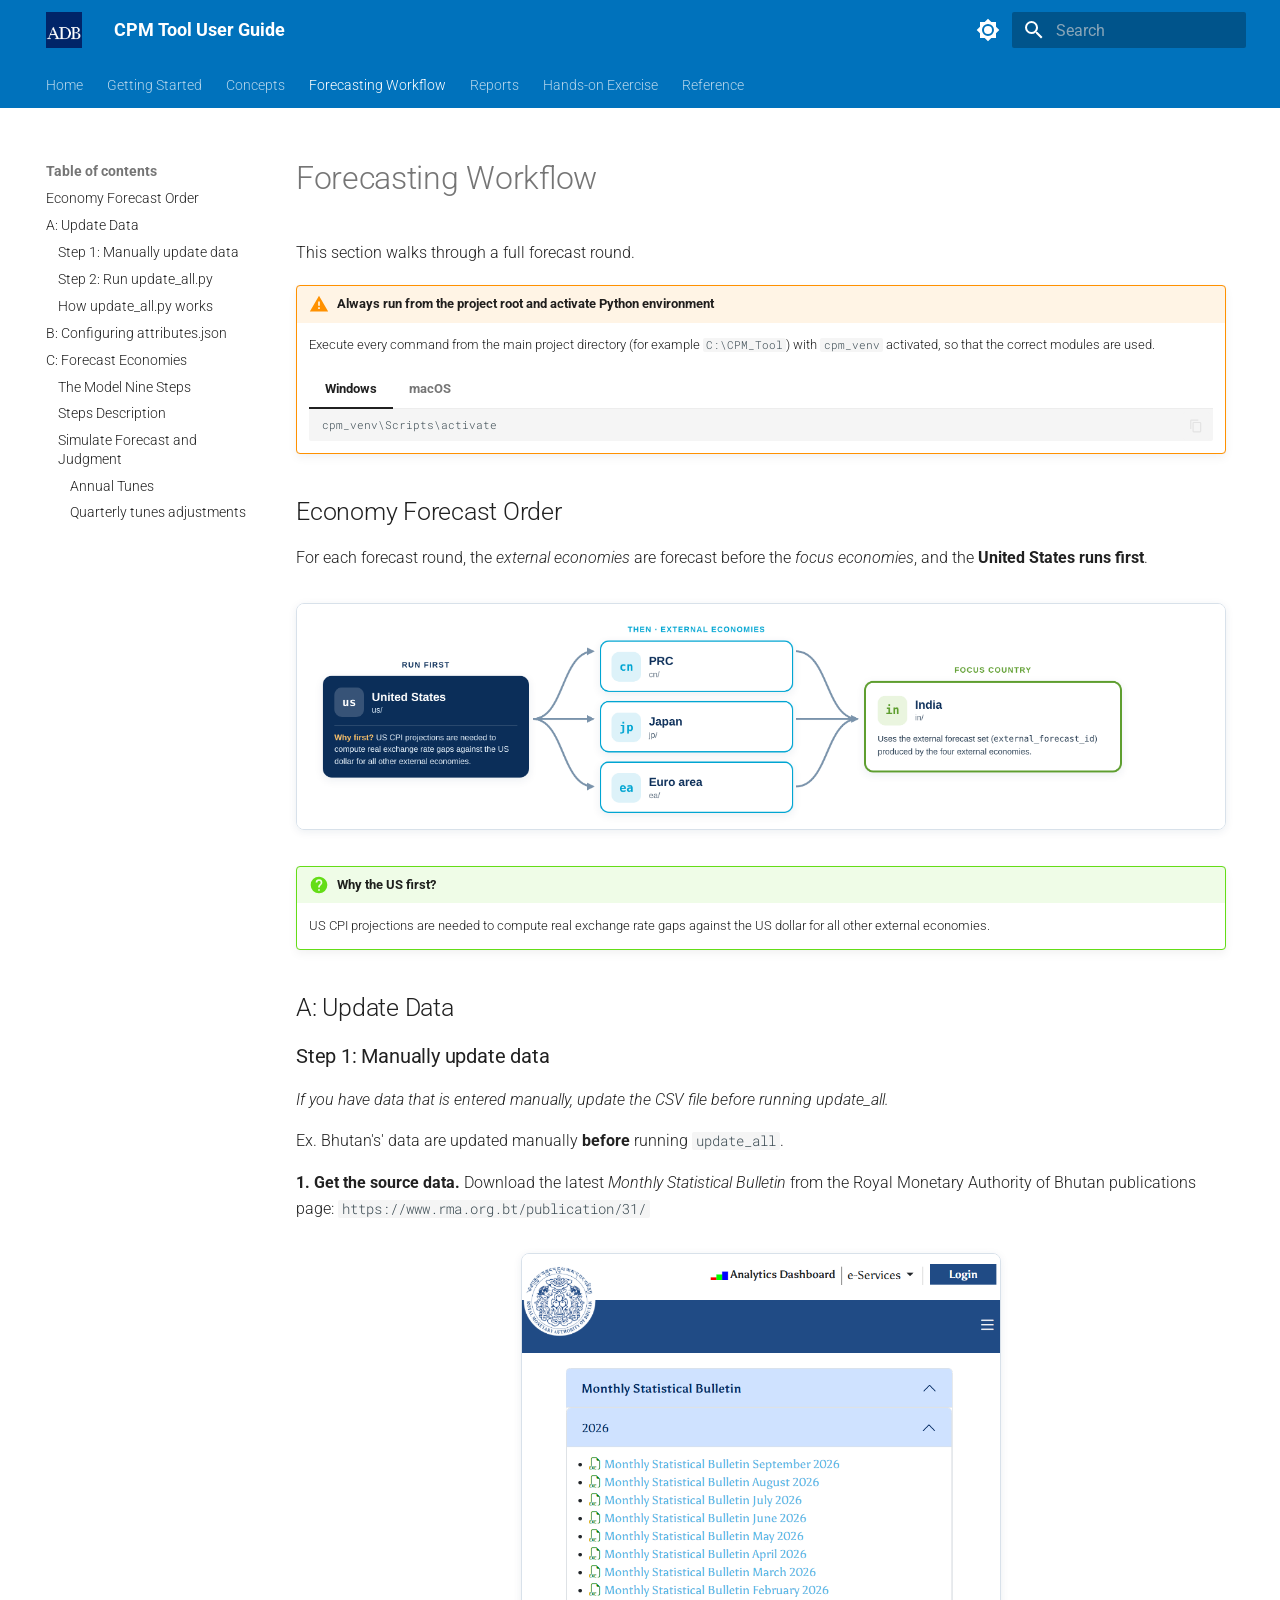
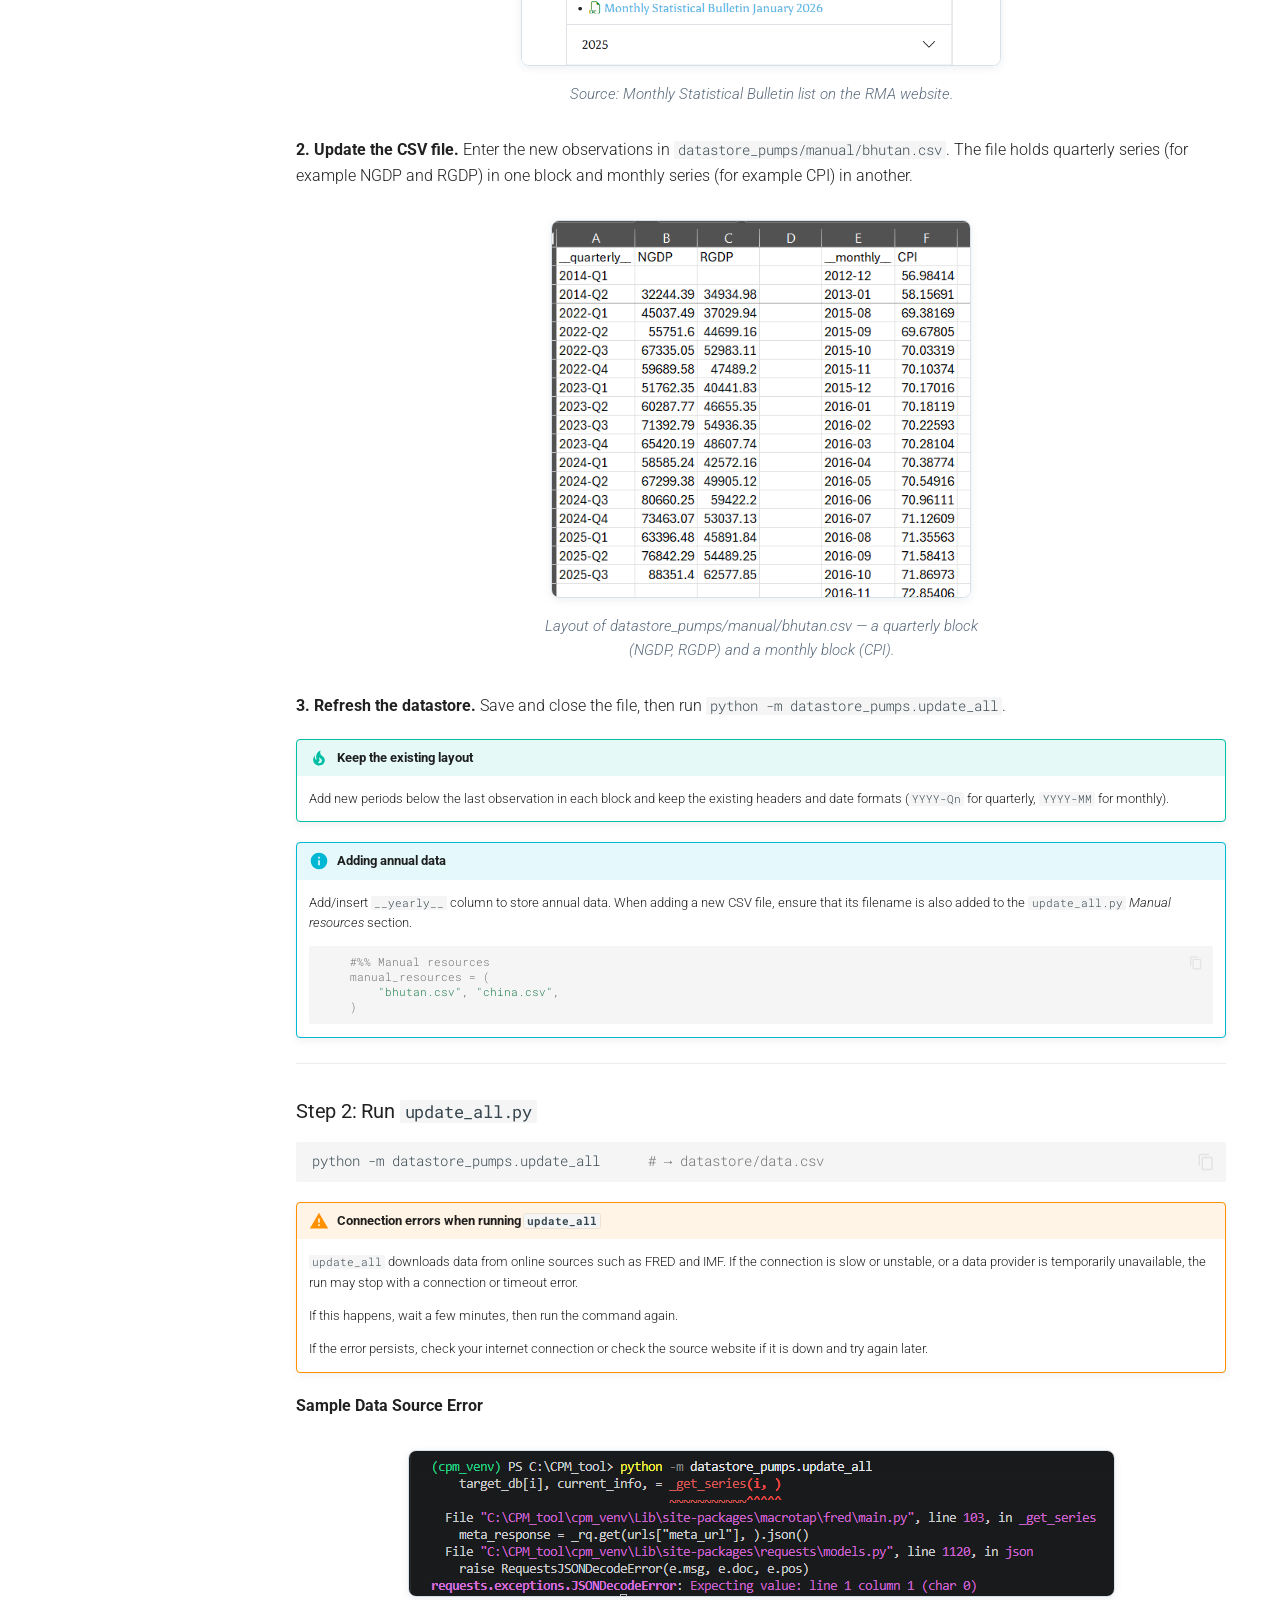
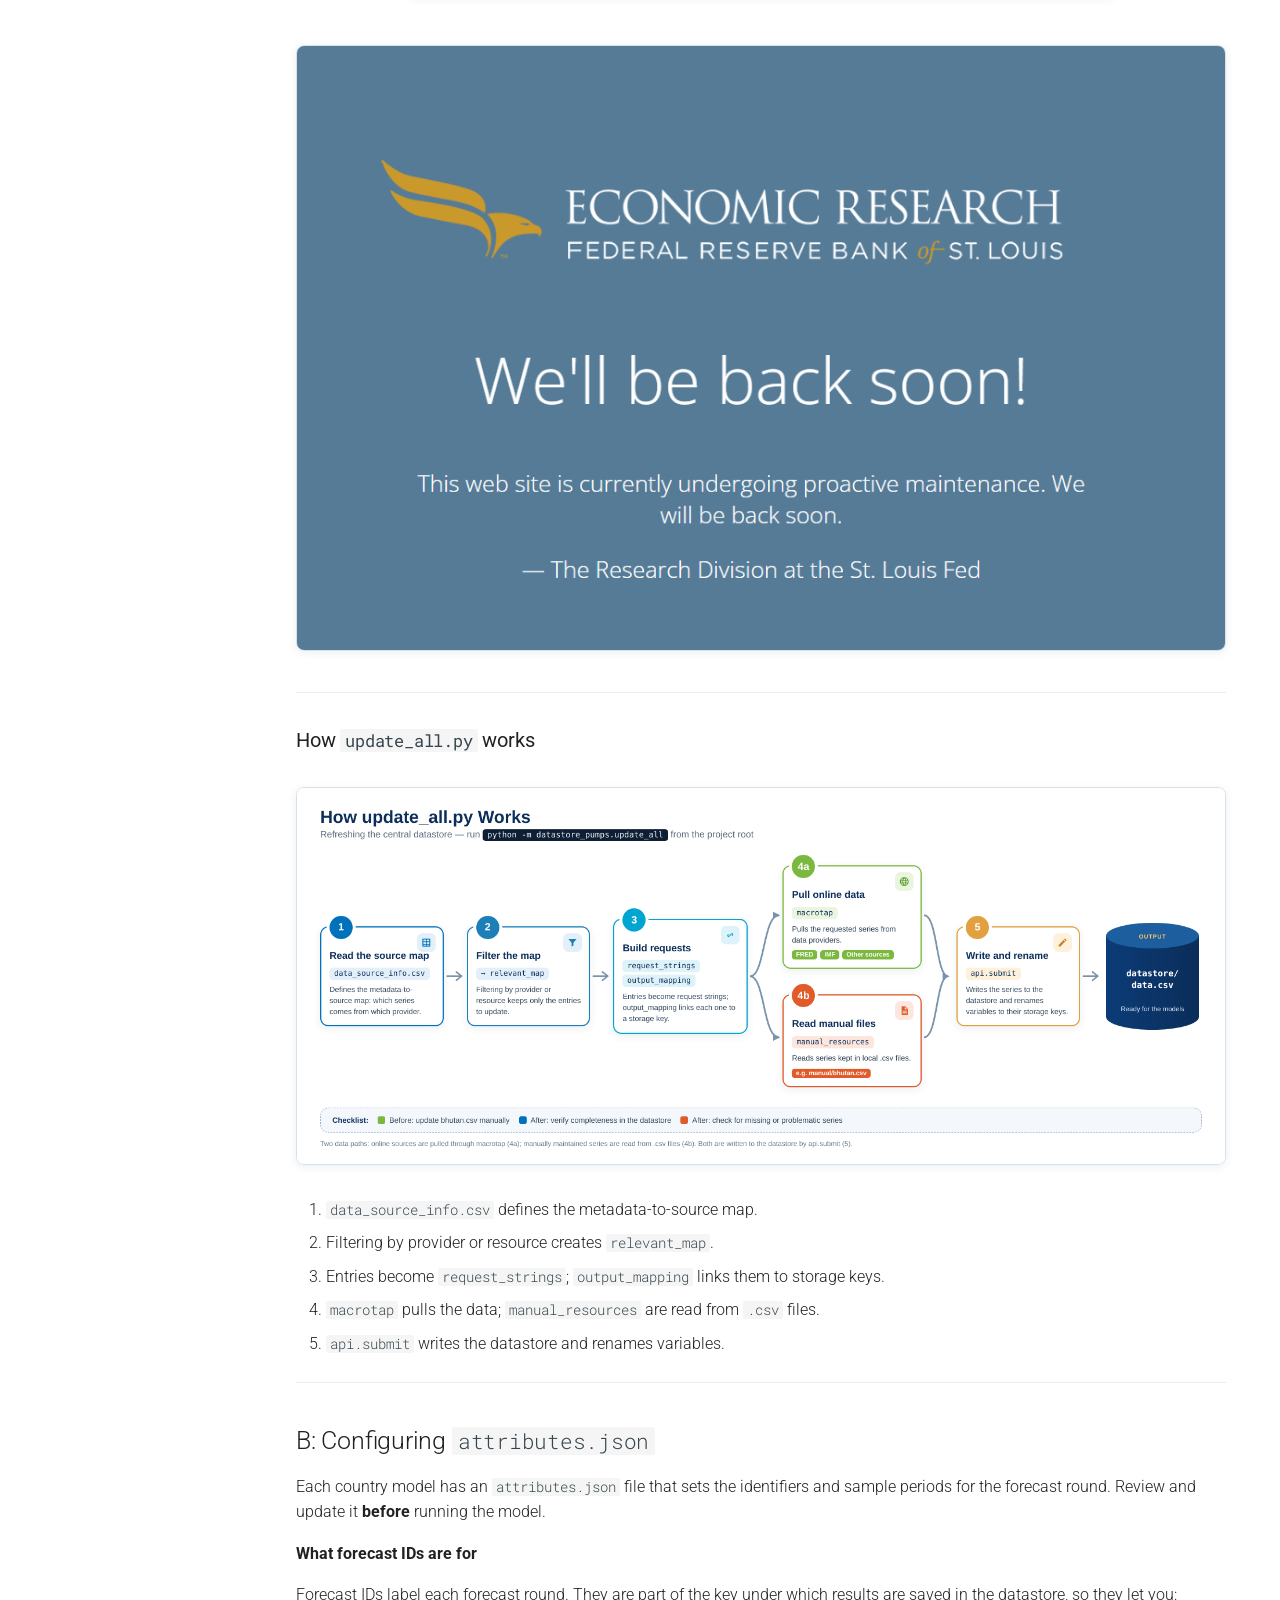
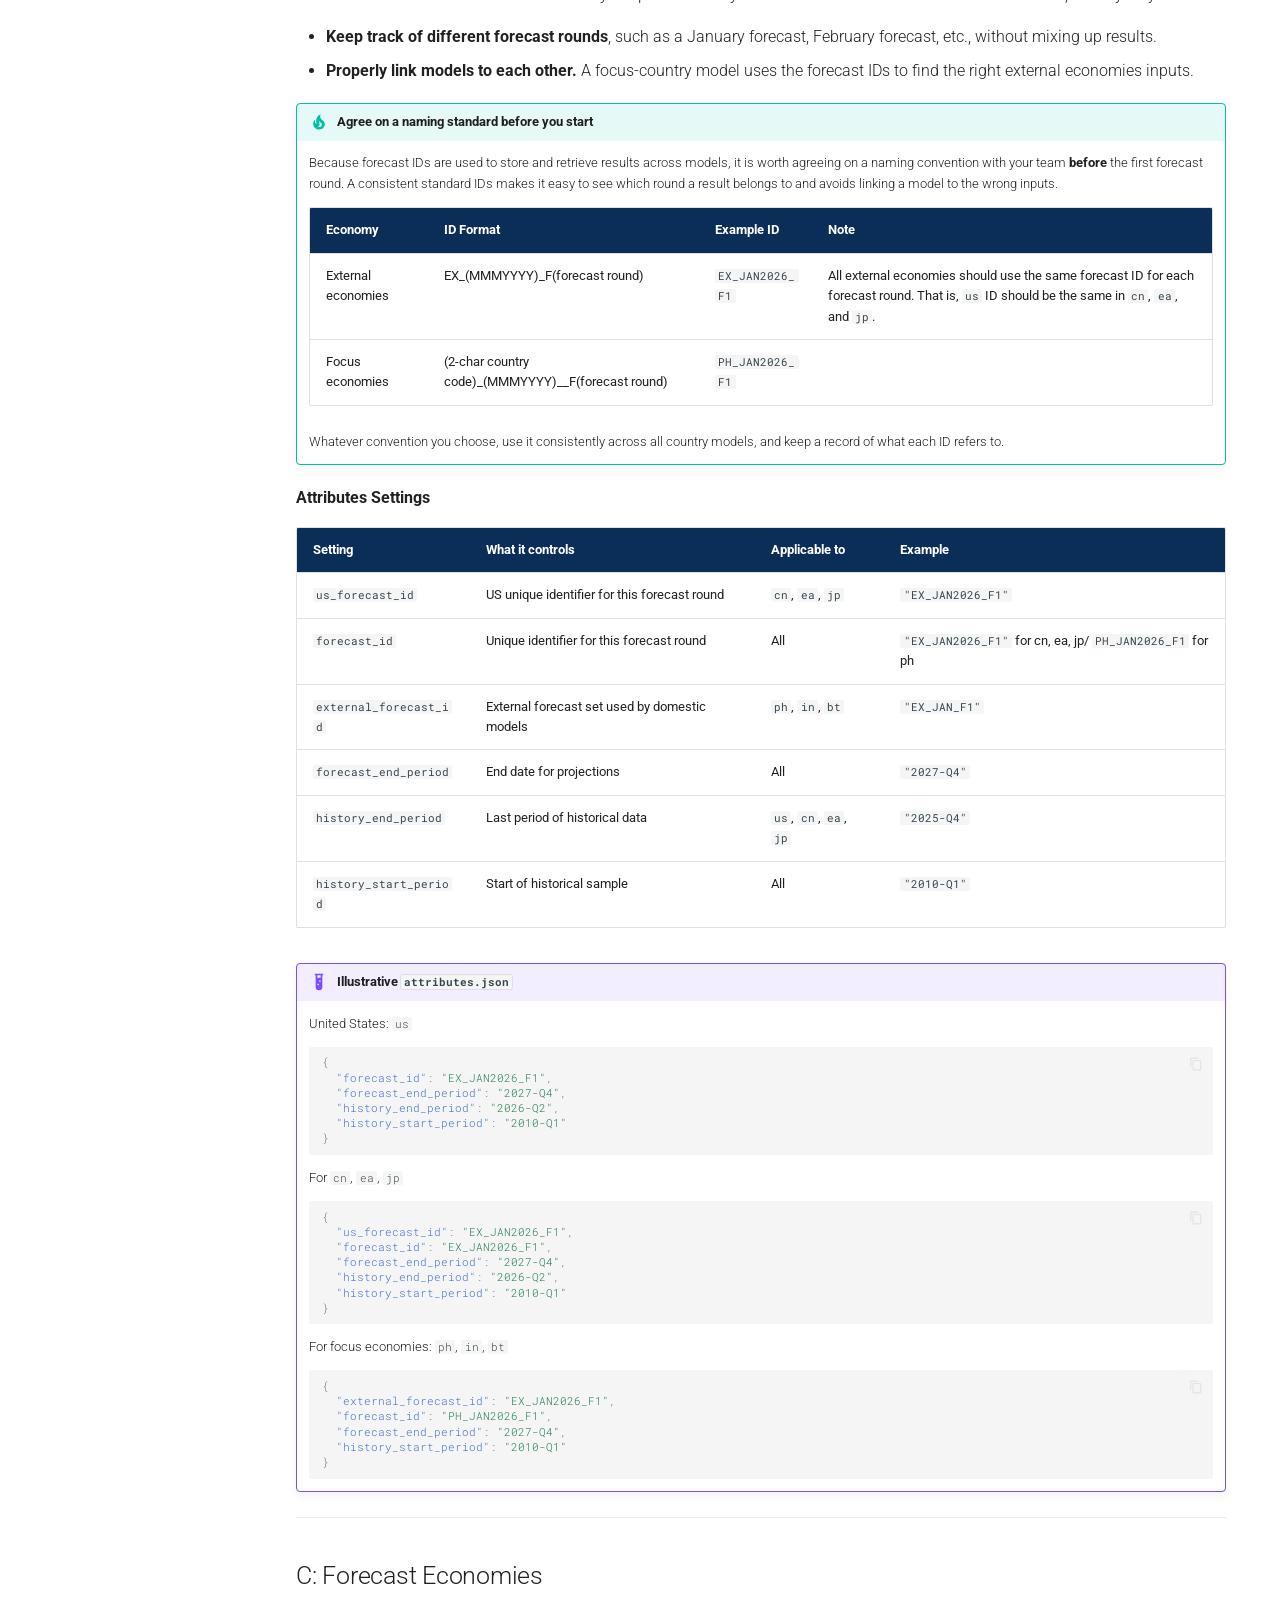
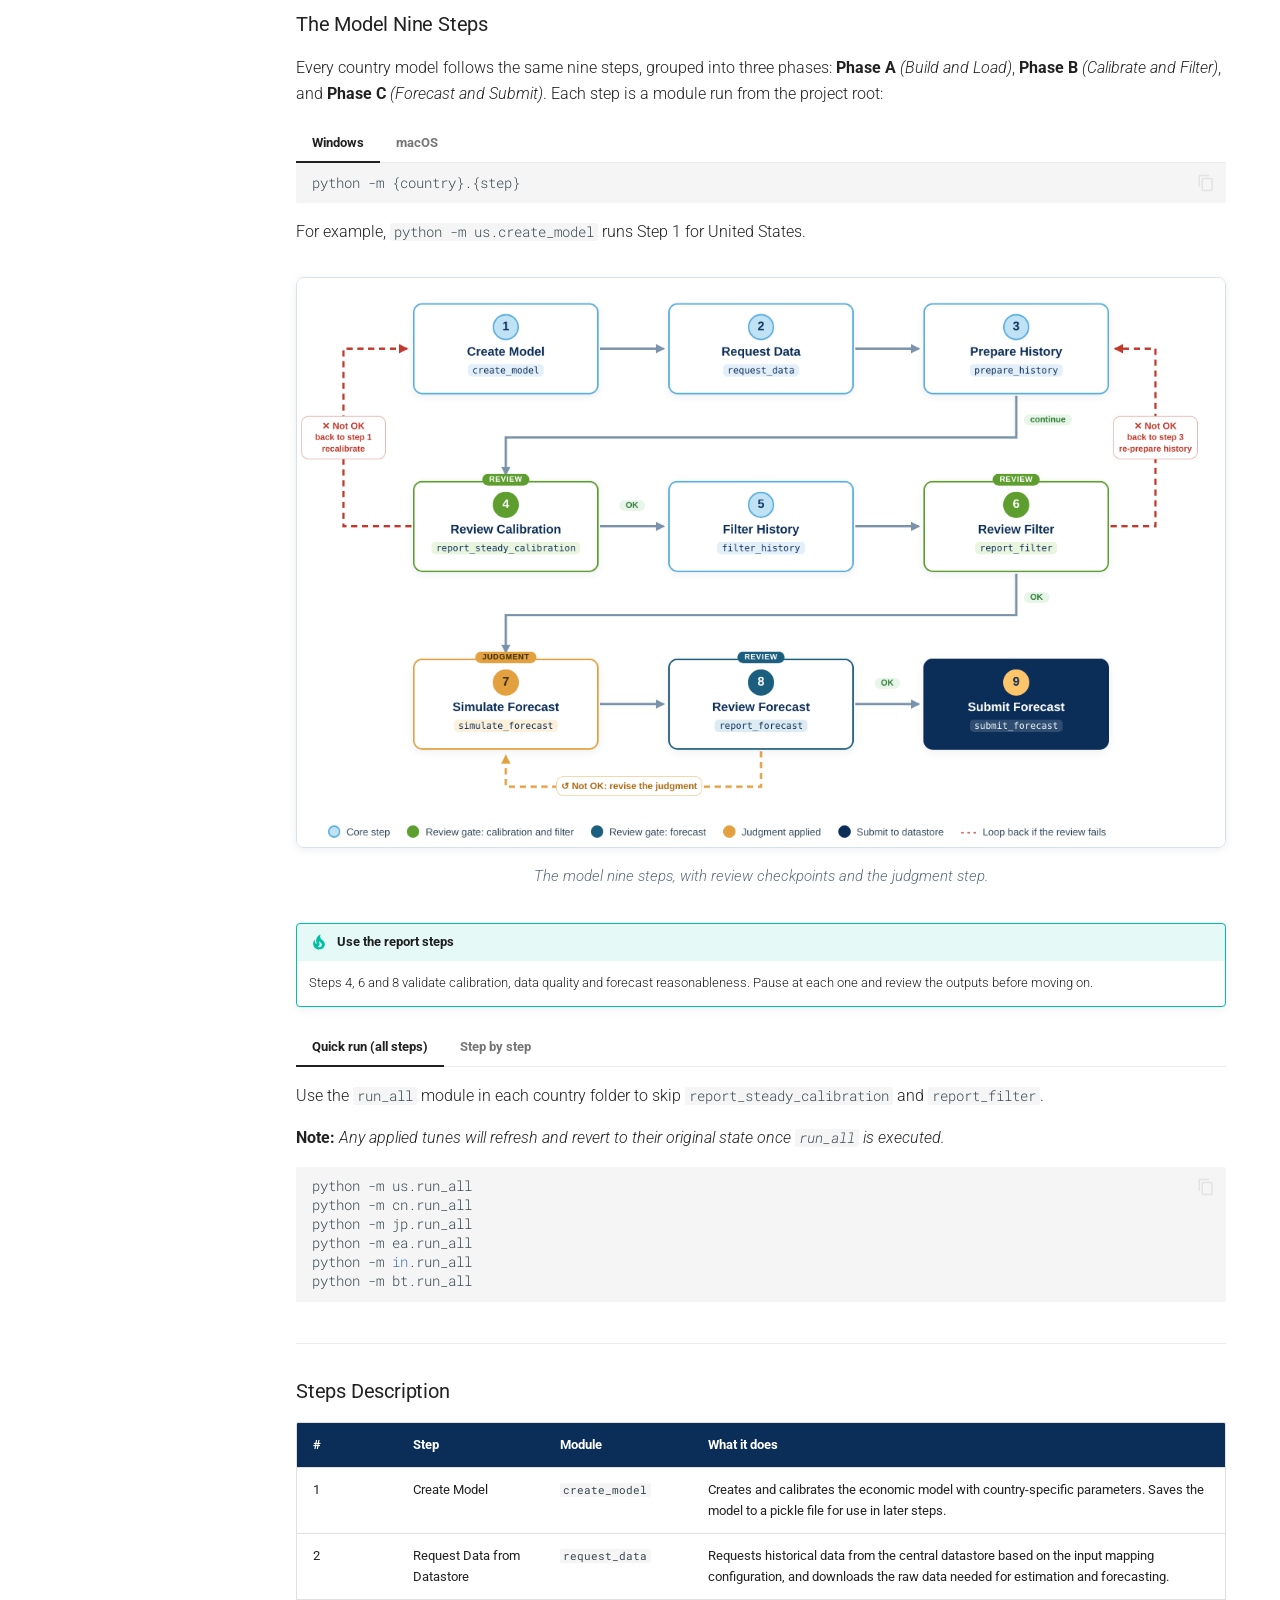
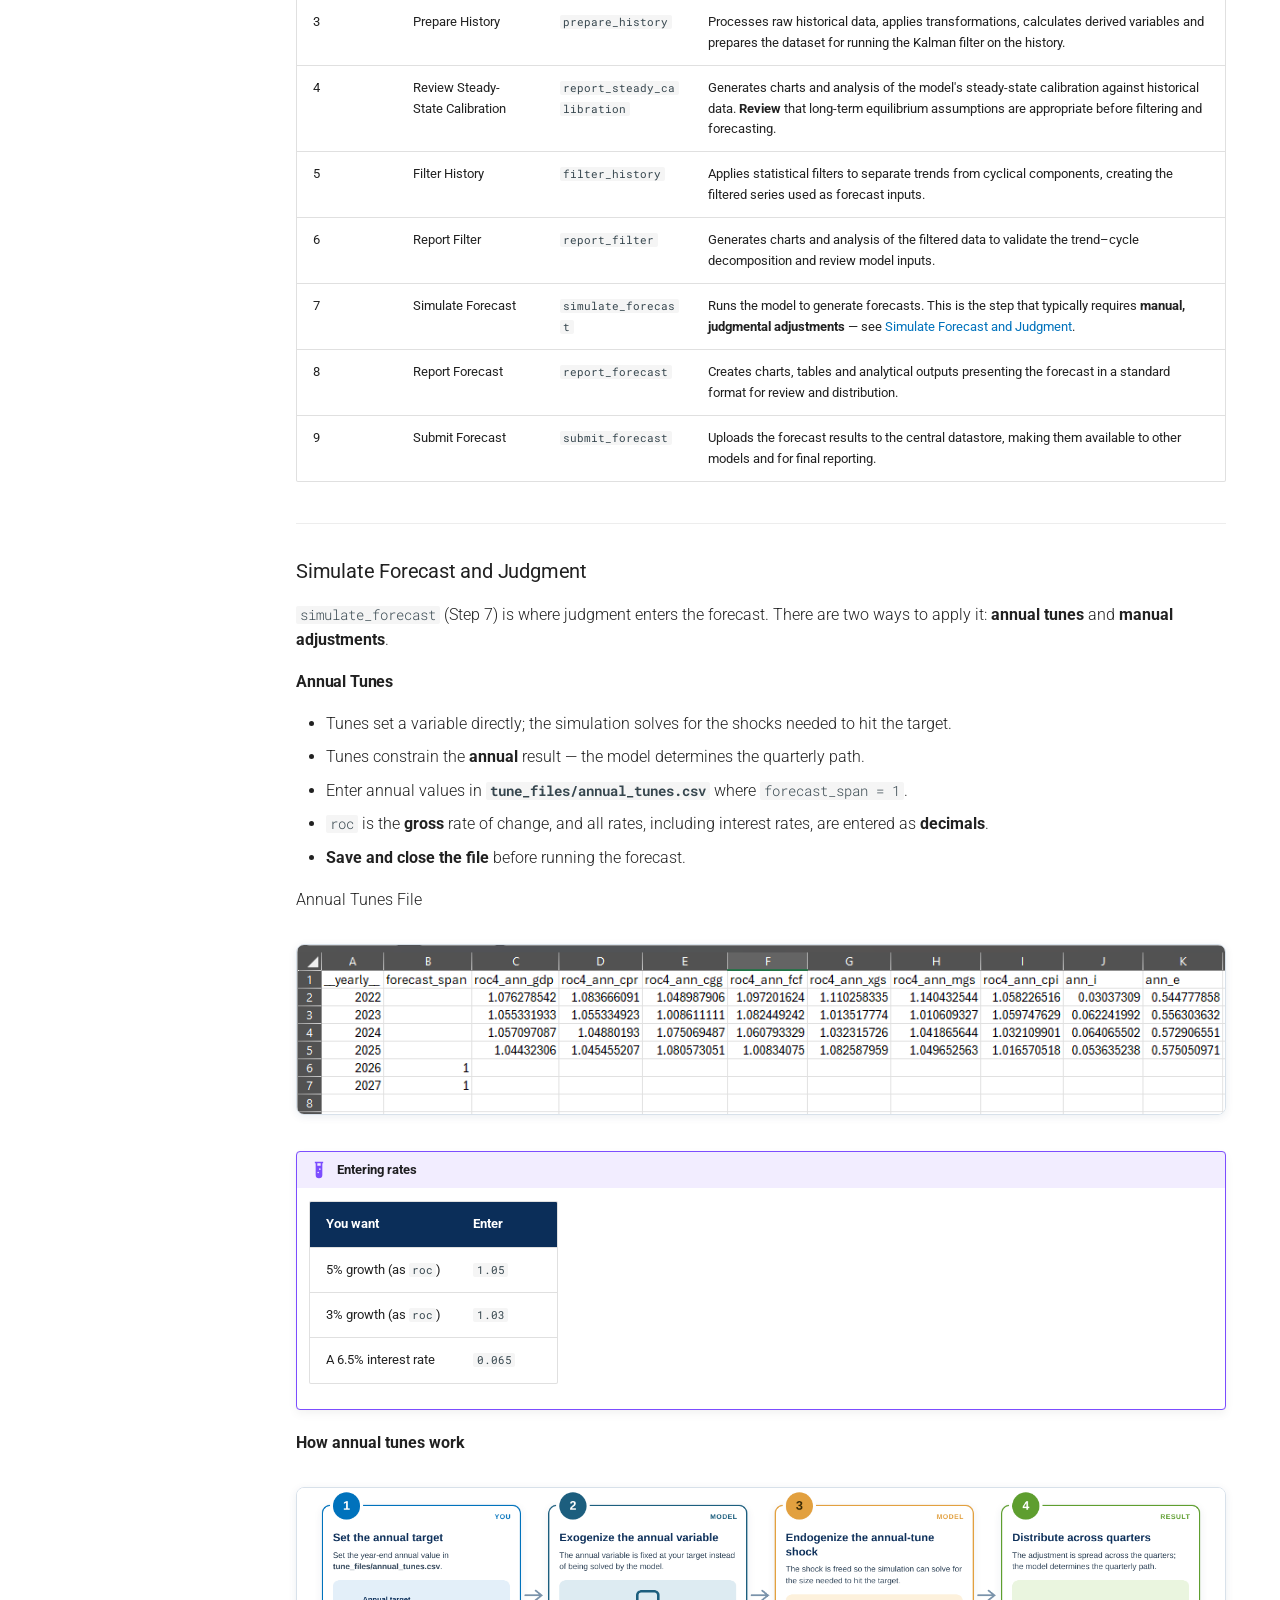
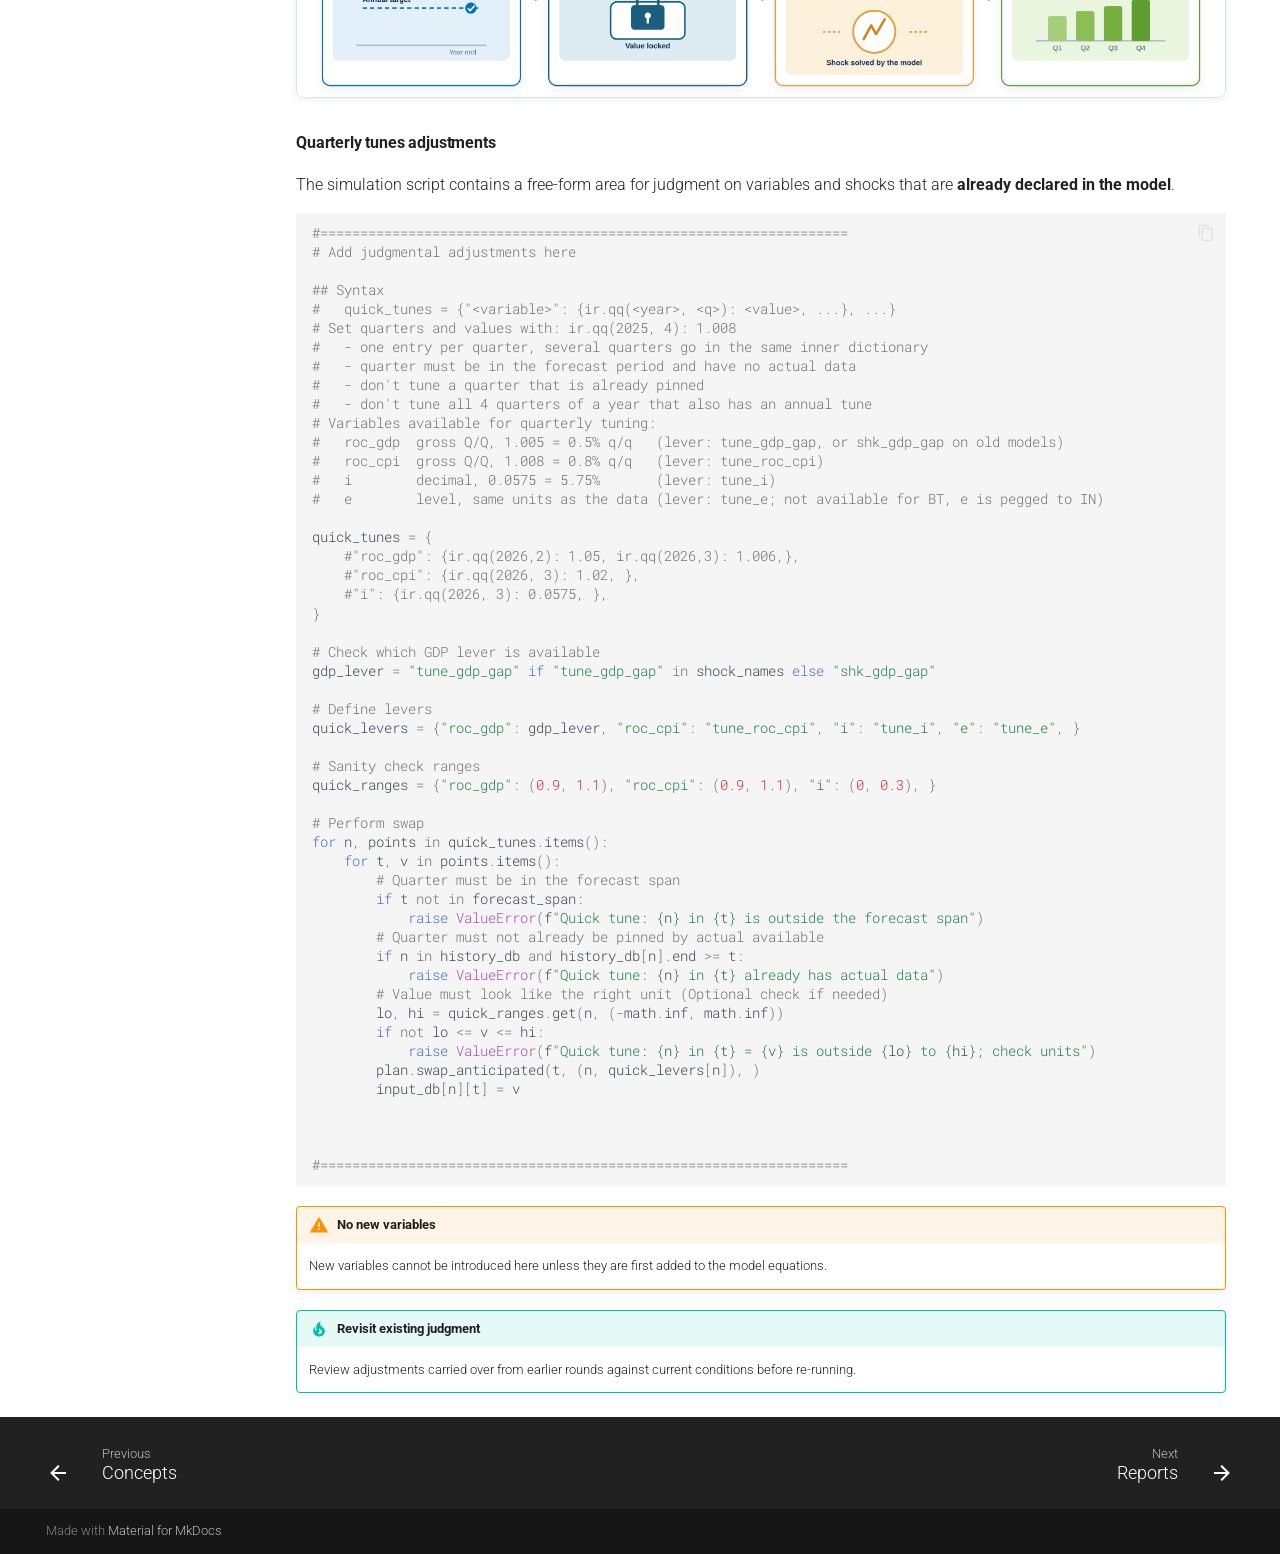
<file: workflow.html>
<!doctype html>
<html lang="en" class="no-js">
  <head>
    
      <meta charset="utf-8">
      <meta name="viewport" content="width=device-width,initial-scale=1">
      
        <meta name="description" content="User guide for the Country Projection Model (CPM) Tool">
      
      
        <meta name="author" content="Dennis E. Sorino">
      
      
      
        <link rel="prev" href="concepts.html">
      
      
        <link rel="next" href="reports.html">
      
      
        
      
      
      <link rel="icon" href="assets/images/favicon.png">
      <meta name="generator" content="mkdocs-1.6.1, mkdocs-material-9.7.7">
    
    
      
        <title>Forecasting Workflow - CPM Tool User Guide</title>
      
    
    
      <link rel="stylesheet" href="assets/stylesheets/main.ec1eaa64.min.css">
      
        
        <link rel="stylesheet" href="assets/stylesheets/palette.ab4e12ef.min.css">
      
      


    
    
      
    
    
      
        
        
        <link rel="preconnect" href="https://fonts.gstatic.com" crossorigin>
        <link rel="stylesheet" href="https://fonts.googleapis.com/css?family=Roboto:300,300i,400,400i,700,700i%7CRoboto+Mono:400,400i,700,700i&display=fallback">
        <style>:root{--md-text-font:"Roboto";--md-code-font:"Roboto Mono"}</style>
      
    
    
      <link rel="stylesheet" href="css/print-site.css">
    
      <link rel="stylesheet" href="css/print-site-material.css">
    
      <link rel="stylesheet" href="stylesheets/extra.css">
    
    <script>__md_scope=new URL(".",location),__md_hash=e=>[...e].reduce(((e,_)=>(e<<5)-e+_.charCodeAt(0)),0),__md_get=(e,_=localStorage,t=__md_scope)=>JSON.parse(_.getItem(t.pathname+"."+e)),__md_set=(e,_,t=localStorage,a=__md_scope)=>{try{t.setItem(a.pathname+"."+e,JSON.stringify(_))}catch(e){}}</script>
    
      

    
    
  </head>
  
  
    
    
      
    
    
    
    
    <body dir="ltr" data-md-color-scheme="default" data-md-color-primary="custom" data-md-color-accent="custom">
  
    
    <input class="md-toggle" data-md-toggle="drawer" type="checkbox" id="__drawer" autocomplete="off">
    <input class="md-toggle" data-md-toggle="search" type="checkbox" id="__search" autocomplete="off">
    <label class="md-overlay" for="__drawer"></label>
    <div data-md-component="skip">
      
        
        <a href="#forecasting-workflow" class="md-skip">
          Skip to content
        </a>
      
    </div>
    <div data-md-component="announce">
      
    </div>
    
    
      

<header class="md-header" data-md-component="header">
  <nav class="md-header__inner md-grid" aria-label="Header">
    <a href="index.html" title="CPM Tool User Guide" class="md-header__button md-logo" aria-label="CPM Tool User Guide" data-md-component="logo">
      
  <img src="assets/images/adb-logo.png" alt="logo">

    </a>
    <label class="md-header__button md-icon" for="__drawer">
      
      <svg xmlns="http://www.w3.org/2000/svg" viewBox="0 0 24 24"><path d="M3 6h18v2H3zm0 5h18v2H3zm0 5h18v2H3z"/></svg>
    </label>
    <div class="md-header__title" data-md-component="header-title">
      <div class="md-header__ellipsis">
        <div class="md-header__topic">
          <span class="md-ellipsis">
            CPM Tool User Guide
          </span>
        </div>
        <div class="md-header__topic" data-md-component="header-topic">
          <span class="md-ellipsis">
            
              Forecasting Workflow
            
          </span>
        </div>
      </div>
    </div>
    
      
        <form class="md-header__option" data-md-component="palette">
  
    
    
    
    <input class="md-option" data-md-color-media="" data-md-color-scheme="default" data-md-color-primary="custom" data-md-color-accent="custom"  aria-label="Switch to dark mode"  type="radio" name="__palette" id="__palette_0">
    
      <label class="md-header__button md-icon" title="Switch to dark mode" for="__palette_1" hidden>
        <svg xmlns="http://www.w3.org/2000/svg" viewBox="0 0 24 24"><path d="M12 8a4 4 0 0 0-4 4 4 4 0 0 0 4 4 4 4 0 0 0 4-4 4 4 0 0 0-4-4m0 10a6 6 0 0 1-6-6 6 6 0 0 1 6-6 6 6 0 0 1 6 6 6 6 0 0 1-6 6m8-9.31V4h-4.69L12 .69 8.69 4H4v4.69L.69 12 4 15.31V20h4.69L12 23.31 15.31 20H20v-4.69L23.31 12z"/></svg>
      </label>
    
  
    
    
    
    <input class="md-option" data-md-color-media="" data-md-color-scheme="slate" data-md-color-primary="custom" data-md-color-accent="custom"  aria-label="Switch to light mode"  type="radio" name="__palette" id="__palette_1">
    
      <label class="md-header__button md-icon" title="Switch to light mode" for="__palette_0" hidden>
        <svg xmlns="http://www.w3.org/2000/svg" viewBox="0 0 24 24"><path d="M12 18c-.89 0-1.74-.2-2.5-.55C11.56 16.5 13 14.42 13 12s-1.44-4.5-3.5-5.45C10.26 6.2 11.11 6 12 6a6 6 0 0 1 6 6 6 6 0 0 1-6 6m8-9.31V4h-4.69L12 .69 8.69 4H4v4.69L.69 12 4 15.31V20h4.69L12 23.31 15.31 20H20v-4.69L23.31 12z"/></svg>
      </label>
    
  
</form>
      
    
    
      <script>var palette=__md_get("__palette");if(palette&&palette.color){if("(prefers-color-scheme)"===palette.color.media){var media=matchMedia("(prefers-color-scheme: light)"),input=document.querySelector(media.matches?"[data-md-color-media='(prefers-color-scheme: light)']":"[data-md-color-media='(prefers-color-scheme: dark)']");palette.color.media=input.getAttribute("data-md-color-media"),palette.color.scheme=input.getAttribute("data-md-color-scheme"),palette.color.primary=input.getAttribute("data-md-color-primary"),palette.color.accent=input.getAttribute("data-md-color-accent")}for(var[key,value]of Object.entries(palette.color))document.body.setAttribute("data-md-color-"+key,value)}</script>
    
    
    
      
      
        <label class="md-header__button md-icon" for="__search">
          
          <svg xmlns="http://www.w3.org/2000/svg" viewBox="0 0 24 24"><path d="M9.5 3A6.5 6.5 0 0 1 16 9.5c0 1.61-.59 3.09-1.56 4.23l.27.27h.79l5 5-1.5 1.5-5-5v-.79l-.27-.27A6.52 6.52 0 0 1 9.5 16 6.5 6.5 0 0 1 3 9.5 6.5 6.5 0 0 1 9.5 3m0 2C7 5 5 7 5 9.5S7 14 9.5 14 14 12 14 9.5 12 5 9.5 5"/></svg>
        </label>
        <div class="md-search" data-md-component="search" role="dialog">
  <label class="md-search__overlay" for="__search"></label>
  <div class="md-search__inner" role="search">
    <form class="md-search__form" name="search">
      <input type="text" class="md-search__input" name="query" aria-label="Search" placeholder="Search" autocapitalize="off" autocorrect="off" autocomplete="off" spellcheck="false" data-md-component="search-query" required>
      <label class="md-search__icon md-icon" for="__search">
        
        <svg xmlns="http://www.w3.org/2000/svg" viewBox="0 0 24 24"><path d="M9.5 3A6.5 6.5 0 0 1 16 9.5c0 1.61-.59 3.09-1.56 4.23l.27.27h.79l5 5-1.5 1.5-5-5v-.79l-.27-.27A6.52 6.52 0 0 1 9.5 16 6.5 6.5 0 0 1 3 9.5 6.5 6.5 0 0 1 9.5 3m0 2C7 5 5 7 5 9.5S7 14 9.5 14 14 12 14 9.5 12 5 9.5 5"/></svg>
        
        <svg xmlns="http://www.w3.org/2000/svg" viewBox="0 0 24 24"><path d="M20 11v2H8l5.5 5.5-1.42 1.42L4.16 12l7.92-7.92L13.5 5.5 8 11z"/></svg>
      </label>
      <nav class="md-search__options" aria-label="Search">
        
        <button type="reset" class="md-search__icon md-icon" title="Clear" aria-label="Clear" tabindex="-1">
          
          <svg xmlns="http://www.w3.org/2000/svg" viewBox="0 0 24 24"><path d="M19 6.41 17.59 5 12 10.59 6.41 5 5 6.41 10.59 12 5 17.59 6.41 19 12 13.41 17.59 19 19 17.59 13.41 12z"/></svg>
        </button>
      </nav>
      
        <div class="md-search__suggest" data-md-component="search-suggest"></div>
      
    </form>
    <div class="md-search__output">
      <div class="md-search__scrollwrap" tabindex="0" data-md-scrollfix>
        <div class="md-search-result" data-md-component="search-result">
          <div class="md-search-result__meta">
            Initializing search
          </div>
          <ol class="md-search-result__list" role="presentation"></ol>
        </div>
      </div>
    </div>
  </div>
</div>
      
    
    
  </nav>
  
</header>
    
    <div class="md-container" data-md-component="container">
      
      
        
          
            
<nav class="md-tabs" aria-label="Tabs" data-md-component="tabs">
  <div class="md-grid">
    <ul class="md-tabs__list">
      
        
  
  
  
  
    <li class="md-tabs__item">
      <a href="index.html" class="md-tabs__link">
        
  
  
    
  
  Home

      </a>
    </li>
  

      
        
  
  
  
  
    <li class="md-tabs__item">
      <a href="getting-started.html" class="md-tabs__link">
        
  
  
    
  
  Getting Started

      </a>
    </li>
  

      
        
  
  
  
  
    <li class="md-tabs__item">
      <a href="concepts.html" class="md-tabs__link">
        
  
  
    
  
  Concepts

      </a>
    </li>
  

      
        
  
  
  
    
  
  
    <li class="md-tabs__item md-tabs__item--active">
      <a href="workflow.html" class="md-tabs__link">
        
  
  
    
  
  Forecasting Workflow

      </a>
    </li>
  

      
        
  
  
  
  
    <li class="md-tabs__item">
      <a href="reports.html" class="md-tabs__link">
        
  
  
    
  
  Reports

      </a>
    </li>
  

      
        
  
  
  
  
    <li class="md-tabs__item">
      <a href="exercise.html" class="md-tabs__link">
        
  
  
    
  
  Hands-on Exercise

      </a>
    </li>
  

      
        
  
  
  
  
    <li class="md-tabs__item">
      <a href="reference.html" class="md-tabs__link">
        
  
  
    
  
  Reference

      </a>
    </li>
  

      
    </ul>
  </div>
</nav>
          
        
      
      <main class="md-main" data-md-component="main">
        <div class="md-main__inner md-grid">
          
            
              
              <div class="md-sidebar md-sidebar--primary" data-md-component="sidebar" data-md-type="navigation" >
                <div class="md-sidebar__scrollwrap">
                  <div class="md-sidebar__inner">
                    


  


<nav class="md-nav md-nav--primary md-nav--lifted" aria-label="Navigation" data-md-level="0">
  <label class="md-nav__title" for="__drawer">
    <a href="index.html" title="CPM Tool User Guide" class="md-nav__button md-logo" aria-label="CPM Tool User Guide" data-md-component="logo">
      
  <img src="assets/images/adb-logo.png" alt="logo">

    </a>
    CPM Tool User Guide
  </label>
  
  <ul class="md-nav__list" data-md-scrollfix>
    
      
      
  
  
  
  
    <li class="md-nav__item">
      <a href="index.html" class="md-nav__link">
        
  
  
  <span class="md-ellipsis">
    
  
    Home
  

    
  </span>
  
  

      </a>
    </li>
  

    
      
      
  
  
  
  
    <li class="md-nav__item">
      <a href="getting-started.html" class="md-nav__link">
        
  
  
  <span class="md-ellipsis">
    
  
    Getting Started
  

    
  </span>
  
  

      </a>
    </li>
  

    
      
      
  
  
  
  
    <li class="md-nav__item">
      <a href="concepts.html" class="md-nav__link">
        
  
  
  <span class="md-ellipsis">
    
  
    Concepts
  

    
  </span>
  
  

      </a>
    </li>
  

    
      
      
  
  
    
  
  
  
    <li class="md-nav__item md-nav__item--active">
      
      <input class="md-nav__toggle md-toggle" type="checkbox" id="__toc">
      
      
        
      
      
        <label class="md-nav__link md-nav__link--active" for="__toc">
          
  
  
  <span class="md-ellipsis">
    
  
    Forecasting Workflow
  

    
  </span>
  
  

          <span class="md-nav__icon md-icon"></span>
        </label>
      
      <a href="workflow.html" class="md-nav__link md-nav__link--active">
        
  
  
  <span class="md-ellipsis">
    
  
    Forecasting Workflow
  

    
  </span>
  
  

      </a>
      
        

<nav class="md-nav md-nav--secondary" aria-label="Table of contents">
  
  
  
    
  
  
    <label class="md-nav__title" for="__toc">
      <span class="md-nav__icon md-icon"></span>
      Table of contents
    </label>
    <ul class="md-nav__list" data-md-component="toc" data-md-scrollfix>
      
        <li class="md-nav__item">
  <a href="#economy-forecast-order" class="md-nav__link">
    <span class="md-ellipsis">
      
        Economy Forecast Order
      
    </span>
  </a>
  
</li>
      
        <li class="md-nav__item">
  <a href="#a-update-data" class="md-nav__link">
    <span class="md-ellipsis">
      
        A: Update Data
      
    </span>
  </a>
  
    <nav class="md-nav" aria-label="A: Update Data">
      <ul class="md-nav__list">
        
          <li class="md-nav__item">
  <a href="#step-1-manually-update-data" class="md-nav__link">
    <span class="md-ellipsis">
      
        Step 1: Manually update data
      
    </span>
  </a>
  
</li>
        
          <li class="md-nav__item">
  <a href="#step-2-run-update_allpy" class="md-nav__link">
    <span class="md-ellipsis">
      
        Step 2: Run update_all.py
      
    </span>
  </a>
  
</li>
        
          <li class="md-nav__item">
  <a href="#how-update_allpy-works" class="md-nav__link">
    <span class="md-ellipsis">
      
        How update_all.py works
      
    </span>
  </a>
  
</li>
        
      </ul>
    </nav>
  
</li>
      
        <li class="md-nav__item">
  <a href="#b-configuring-attributesjson" class="md-nav__link">
    <span class="md-ellipsis">
      
        B: Configuring attributes.json
      
    </span>
  </a>
  
</li>
      
        <li class="md-nav__item">
  <a href="#c-forecast-economies" class="md-nav__link">
    <span class="md-ellipsis">
      
        C: Forecast Economies
      
    </span>
  </a>
  
    <nav class="md-nav" aria-label="C: Forecast Economies">
      <ul class="md-nav__list">
        
          <li class="md-nav__item">
  <a href="#the-model-nine-steps" class="md-nav__link">
    <span class="md-ellipsis">
      
        The Model Nine Steps
      
    </span>
  </a>
  
</li>
        
          <li class="md-nav__item">
  <a href="#steps-description" class="md-nav__link">
    <span class="md-ellipsis">
      
        Steps Description
      
    </span>
  </a>
  
</li>
        
          <li class="md-nav__item">
  <a href="#simulate-forecast-and-judgment" class="md-nav__link">
    <span class="md-ellipsis">
      
        Simulate Forecast and Judgment
      
    </span>
  </a>
  
    <nav class="md-nav" aria-label="Simulate Forecast and Judgment">
      <ul class="md-nav__list">
        
          <li class="md-nav__item">
  <a href="#annual-tunes" class="md-nav__link">
    <span class="md-ellipsis">
      
        Annual Tunes
      
    </span>
  </a>
  
</li>
        
          <li class="md-nav__item">
  <a href="#quarterly-tunes-adjustments" class="md-nav__link">
    <span class="md-ellipsis">
      
        Quarterly tunes adjustments
      
    </span>
  </a>
  
</li>
        
      </ul>
    </nav>
  
</li>
        
      </ul>
    </nav>
  
</li>
      
    </ul>
  
</nav>
      
    </li>
  

    
      
      
  
  
  
  
    <li class="md-nav__item">
      <a href="reports.html" class="md-nav__link">
        
  
  
  <span class="md-ellipsis">
    
  
    Reports
  

    
  </span>
  
  

      </a>
    </li>
  

    
      
      
  
  
  
  
    <li class="md-nav__item">
      <a href="exercise.html" class="md-nav__link">
        
  
  
  <span class="md-ellipsis">
    
  
    Hands-on Exercise
  

    
  </span>
  
  

      </a>
    </li>
  

    
      
      
  
  
  
  
    <li class="md-nav__item">
      <a href="reference.html" class="md-nav__link">
        
  
  
  <span class="md-ellipsis">
    
  
    Reference
  

    
  </span>
  
  

      </a>
    </li>
  

    
  </ul>
</nav>
                  </div>
                </div>
              </div>
            
            
              
              <div class="md-sidebar md-sidebar--secondary" data-md-component="sidebar" data-md-type="toc" >
                <div class="md-sidebar__scrollwrap">
                  <div class="md-sidebar__inner">
                    

<nav class="md-nav md-nav--secondary" aria-label="Table of contents">
  
  
  
    
  
  
    <label class="md-nav__title" for="__toc">
      <span class="md-nav__icon md-icon"></span>
      Table of contents
    </label>
    <ul class="md-nav__list" data-md-component="toc" data-md-scrollfix>
      
        <li class="md-nav__item">
  <a href="#economy-forecast-order" class="md-nav__link">
    <span class="md-ellipsis">
      
        Economy Forecast Order
      
    </span>
  </a>
  
</li>
      
        <li class="md-nav__item">
  <a href="#a-update-data" class="md-nav__link">
    <span class="md-ellipsis">
      
        A: Update Data
      
    </span>
  </a>
  
    <nav class="md-nav" aria-label="A: Update Data">
      <ul class="md-nav__list">
        
          <li class="md-nav__item">
  <a href="#step-1-manually-update-data" class="md-nav__link">
    <span class="md-ellipsis">
      
        Step 1: Manually update data
      
    </span>
  </a>
  
</li>
        
          <li class="md-nav__item">
  <a href="#step-2-run-update_allpy" class="md-nav__link">
    <span class="md-ellipsis">
      
        Step 2: Run update_all.py
      
    </span>
  </a>
  
</li>
        
          <li class="md-nav__item">
  <a href="#how-update_allpy-works" class="md-nav__link">
    <span class="md-ellipsis">
      
        How update_all.py works
      
    </span>
  </a>
  
</li>
        
      </ul>
    </nav>
  
</li>
      
        <li class="md-nav__item">
  <a href="#b-configuring-attributesjson" class="md-nav__link">
    <span class="md-ellipsis">
      
        B: Configuring attributes.json
      
    </span>
  </a>
  
</li>
      
        <li class="md-nav__item">
  <a href="#c-forecast-economies" class="md-nav__link">
    <span class="md-ellipsis">
      
        C: Forecast Economies
      
    </span>
  </a>
  
    <nav class="md-nav" aria-label="C: Forecast Economies">
      <ul class="md-nav__list">
        
          <li class="md-nav__item">
  <a href="#the-model-nine-steps" class="md-nav__link">
    <span class="md-ellipsis">
      
        The Model Nine Steps
      
    </span>
  </a>
  
</li>
        
          <li class="md-nav__item">
  <a href="#steps-description" class="md-nav__link">
    <span class="md-ellipsis">
      
        Steps Description
      
    </span>
  </a>
  
</li>
        
          <li class="md-nav__item">
  <a href="#simulate-forecast-and-judgment" class="md-nav__link">
    <span class="md-ellipsis">
      
        Simulate Forecast and Judgment
      
    </span>
  </a>
  
    <nav class="md-nav" aria-label="Simulate Forecast and Judgment">
      <ul class="md-nav__list">
        
          <li class="md-nav__item">
  <a href="#annual-tunes" class="md-nav__link">
    <span class="md-ellipsis">
      
        Annual Tunes
      
    </span>
  </a>
  
</li>
        
          <li class="md-nav__item">
  <a href="#quarterly-tunes-adjustments" class="md-nav__link">
    <span class="md-ellipsis">
      
        Quarterly tunes adjustments
      
    </span>
  </a>
  
</li>
        
      </ul>
    </nav>
  
</li>
        
      </ul>
    </nav>
  
</li>
      
    </ul>
  
</nav>
                  </div>
                </div>
              </div>
            
          
          
            <div class="md-content" data-md-component="content">
              
              <article class="md-content__inner md-typeset">
                
                  



<h1 id="forecasting-workflow">Forecasting Workflow<a class="headerlink" href="#forecasting-workflow" title="Permanent link">&para;</a></h1>
<p>This section walks through a full forecast round.</p>
<div class="admonition warning">
<p class="admonition-title">Always run from the project root and activate Python environment</p>
<p>Execute every command from the main project directory (for example <code>C:\CPM_Tool</code>) with <code>cpm_venv</code> activated, so that the correct modules are used.</p>
<div class="tabbed-set tabbed-alternate" data-tabs="1:2"><input checked="checked" id="__tabbed_1_1" name="__tabbed_1" type="radio" /><input id="__tabbed_1_2" name="__tabbed_1" type="radio" /><div class="tabbed-labels"><label for="__tabbed_1_1">Windows</label><label for="__tabbed_1_2">macOS</label></div>
<div class="tabbed-content">
<div class="tabbed-block">
<div class="highlight"><pre><span></span><code><a id="__codelineno-0-1" name="__codelineno-0-1" href="#__codelineno-0-1"></a>cpm_venv\Scripts\activate
</code></pre></div>
</div>
<div class="tabbed-block">
<div class="highlight"><pre><span></span><code><a id="__codelineno-1-1" name="__codelineno-1-1" href="#__codelineno-1-1"></a><span class="nb">source</span><span class="w"> </span>cpm_venv/bin/activate
</code></pre></div>
</div>
</div>
</div>
</div>
<h2 id="economy-forecast-order">Economy Forecast Order<a class="headerlink" href="#economy-forecast-order" title="Permanent link">&para;</a></h2>
<p>For each forecast round, the <em>external economies</em> are forecast before the <em>focus economies</em>, and the <strong>United States runs first</strong>.</p>
<figure>
<p><img alt="Forecasting external environment" src="assets/images/external_forecast_flow.png" /></p>
</figure>
<div class="admonition question">
<p class="admonition-title">Why the US first?</p>
<p>US CPI projections are needed to compute real exchange rate gaps against the US dollar for all other external economies.</p>
</div>
<h2 id="a-update-data">A: Update Data<a class="headerlink" href="#a-update-data" title="Permanent link">&para;</a></h2>
<h3 id="step-1-manually-update-data">Step 1: Manually update data<a class="headerlink" href="#step-1-manually-update-data" title="Permanent link">&para;</a></h3>
<p><em>If you have data that is entered manually, update the CSV file before running update_all.</em></p>
<p>Ex. Bhutan's' data are updated manually <strong>before</strong> running <code>update_all</code>.</p>
<p><strong>1. Get the source data.</strong> Download the latest <em>Monthly Statistical Bulletin</em> from the Royal Monetary Authority of Bhutan publications page: <code>https://www.rma.org.bt/publication/31/</code></p>
<figure>
<p><img alt="RMA Monthly Statistical Bulletin page" src="assets/images/rma-msb-page.png" width="480" /></p>
<figcaption>Source: Monthly Statistical Bulletin list on the RMA website.</figcaption>
</figure>
<p><strong>2. Update the CSV file.</strong> Enter the new observations in <code>datastore_pumps/manual/bhutan.csv</code>. The file holds quarterly series (for example NGDP and RGDP) in one block and monthly series (for example CPI) in another.</p>
<figure>
<p><img alt="bhutan.csv layout" src="assets/images/bhutan-csv.png" width="420" /></p>
<figcaption>Layout of datastore_pumps/manual/bhutan.csv — a quarterly block (NGDP, RGDP) and a monthly block (CPI).</figcaption>
</figure>
<p><strong>3. Refresh the datastore.</strong> Save and close the file, then run <code>python -m datastore_pumps.update_all</code>.</p>
<div class="admonition tip">
<p class="admonition-title">Keep the existing layout</p>
<p>Add new periods below the last observation in each block and keep the existing headers and date formats (<code>YYYY-Qn</code> for quarterly, <code>YYYY-MM</code> for monthly).</p>
</div>
<div class="admonition info">
<p class="admonition-title">Adding annual data</p>
<p>Add/insert <code>__yearly__</code> column to store annual data. When adding a new CSV file, ensure that its filename is also added to the <code>update_all.py</code> <em>Manual resources</em> section. 
<div class="highlight"><pre><span></span><code><a id="__codelineno-2-1" name="__codelineno-2-1" href="#__codelineno-2-1"></a><span class="w">    </span><span class="c1">#%% Manual resources</span>
<a id="__codelineno-2-2" name="__codelineno-2-2" href="#__codelineno-2-2"></a><span class="w">    </span><span class="nv">manual_resources</span><span class="w"> </span><span class="o">=</span><span class="w"> </span><span class="o">(</span>
<a id="__codelineno-2-3" name="__codelineno-2-3" href="#__codelineno-2-3"></a><span class="w">        </span><span class="s2">"bhutan.csv"</span>,<span class="w"> </span><span class="s2">"china.csv"</span>,
<a id="__codelineno-2-4" name="__codelineno-2-4" href="#__codelineno-2-4"></a><span class="w">    </span><span class="o">)</span>
</code></pre></div></p>
</div>
<hr />
<h3 id="step-2-run-update_allpy">Step 2: Run <code>update_all.py</code><a class="headerlink" href="#step-2-run-update_allpy" title="Permanent link">&para;</a></h3>
<div class="highlight"><pre><span></span><code><a id="__codelineno-3-1" name="__codelineno-3-1" href="#__codelineno-3-1"></a>python<span class="w"> </span>-m<span class="w"> </span>datastore_pumps.update_all<span class="w">      </span><span class="c1"># → datastore/data.csv</span>
</code></pre></div>
<div class="admonition warning">
<p class="admonition-title">Connection errors when running <code>update_all</code></p>
<p><code>update_all</code> downloads data from online sources such as FRED and IMF. If the connection is slow or unstable, or a data provider is temporarily unavailable, the run may stop with a connection or timeout error.</p>
<p>If this happens, wait a few minutes, then run the command again.</p>
<p>If the error persists, check your internet connection or check the source website if it is down and try again later.</p>
</div>
<p><strong>Sample Data Source Error</strong></p>
<figure>
<p><img alt="Error connecting FRED" src="assets/images/dataupdate_error.png" /></p>
</figure>
<figure>
<p><img alt="FRED maintenance" src="assets/images/FRED.png" /></p>
</figure>
<hr />
<h3 id="how-update_allpy-works">How <code>update_all.py</code> works<a class="headerlink" href="#how-update_allpy-works" title="Permanent link">&para;</a></h3>
<figure>
<p><img alt="Data pumps works" src="assets/images/datapumps.png" /></p>
</figure>
<ol>
<li><code>data_source_info.csv</code> defines the metadata-to-source map.</li>
<li>Filtering by provider or resource creates <code>relevant_map</code>.</li>
<li>Entries become <code>request_strings</code>; <code>output_mapping</code> links them to storage keys.</li>
<li><code>macrotap</code> pulls the data; <code>manual_resources</code> are read from <code>.csv</code> files.</li>
<li><code>api.submit</code> writes the datastore and renames variables.</li>
</ol>
<hr />
<h2 id="b-configuring-attributesjson">B: Configuring <code>attributes.json</code><a class="headerlink" href="#b-configuring-attributesjson" title="Permanent link">&para;</a></h2>
<p>Each country model has an <code>attributes.json</code> file that sets the identifiers and sample periods for the forecast round. Review and update it <strong>before</strong> running the model.</p>
<p><strong>What forecast IDs are for</strong></p>
<p>Forecast IDs label each forecast round. They are part of the key under which results are saved in the datastore, so they let you:</p>
<ul>
<li><strong>Keep track of different forecast rounds</strong>, such as a January forecast, February forecast, etc., without mixing up results.</li>
<li><strong>Properly link models to each other.</strong> A focus-country model uses the forecast IDs to find the right external economies inputs.</li>
</ul>
<div class="admonition tip">
<p class="admonition-title">Agree on a naming standard before you start</p>
<p>Because forecast IDs are used to store and retrieve results across models, it is worth agreeing on a naming convention with your team <strong>before</strong> the first forecast round. A consistent standard IDs makes it easy to see which round a result belongs to and avoids linking a model to the wrong inputs.</p>
<table>
<thead>
<tr>
<th>Economy</th>
<th>ID Format</th>
<th>Example ID</th>
<th>Note</th>
</tr>
</thead>
<tbody>
<tr>
<td>External economies</td>
<td>EX_(MMMYYYY)_F(forecast round)</td>
<td><code>EX_JAN2026_F1</code></td>
<td>All external economies should use the same forecast ID for each forecast round. That is, <code>us</code> ID should be the same in <code>cn</code>, <code>ea</code>, and <code>jp</code>.</td>
</tr>
<tr>
<td>Focus economies</td>
<td>(2-char country code)_(MMMYYYY)__F(forecast round)</td>
<td><code>PH_JAN2026_F1</code></td>
<td></td>
</tr>
</tbody>
</table>
<p>Whatever convention you choose, use it consistently across all country models, and keep a record of what each ID refers to.</p>
</div>
<p><strong>Attributes Settings</strong></p>
<table>
<thead>
<tr>
<th>Setting</th>
<th>What it controls</th>
<th>Applicable to</th>
<th>Example</th>
</tr>
</thead>
<tbody>
<tr>
<td><code>us_forecast_id</code></td>
<td>US unique identifier for this forecast round</td>
<td><code>cn</code>, <code>ea</code>, <code>jp</code></td>
<td><code>"EX_JAN2026_F1"</code></td>
</tr>
<tr>
<td><code>forecast_id</code></td>
<td>Unique identifier for this forecast round</td>
<td>All</td>
<td><code>"EX_JAN2026_F1"</code> for cn, ea, jp/ <code>PH_JAN2026_F1</code> for ph</td>
</tr>
<tr>
<td><code>external_forecast_id</code></td>
<td>External forecast set used by domestic models</td>
<td><code>ph</code>, <code>in</code>, <code>bt</code></td>
<td><code>"EX_JAN_F1"</code></td>
</tr>
<tr>
<td><code>forecast_end_period</code></td>
<td>End date for projections</td>
<td>All</td>
<td><code>"2027-Q4"</code></td>
</tr>
<tr>
<td><code>history_end_period</code></td>
<td>Last period of historical data</td>
<td><code>us</code>, <code>cn</code>, <code>ea</code>, <code>jp</code></td>
<td><code>"2025-Q4"</code></td>
</tr>
<tr>
<td><code>history_start_period</code></td>
<td>Start of historical sample</td>
<td>All</td>
<td><code>"2010-Q1"</code></td>
</tr>
</tbody>
</table>
<div class="admonition example">
<p class="admonition-title">Illustrative <code>attributes.json</code></p>
<p>United States: <code>us</code>
<div class="highlight"><pre><span></span><code><a id="__codelineno-4-1" name="__codelineno-4-1" href="#__codelineno-4-1"></a><span class="p">{</span>
<a id="__codelineno-4-2" name="__codelineno-4-2" href="#__codelineno-4-2"></a><span class="w">  </span><span class="nt">"forecast_id"</span><span class="p">:</span><span class="w"> </span><span class="s2">"EX_JAN2026_F1"</span><span class="p">,</span>
<a id="__codelineno-4-3" name="__codelineno-4-3" href="#__codelineno-4-3"></a><span class="w">  </span><span class="nt">"forecast_end_period"</span><span class="p">:</span><span class="w"> </span><span class="s2">"2027-Q4"</span><span class="p">,</span>
<a id="__codelineno-4-4" name="__codelineno-4-4" href="#__codelineno-4-4"></a><span class="w">  </span><span class="nt">"history_end_period"</span><span class="p">:</span><span class="w"> </span><span class="s2">"2026-Q2"</span><span class="p">,</span>
<a id="__codelineno-4-5" name="__codelineno-4-5" href="#__codelineno-4-5"></a><span class="w">  </span><span class="nt">"history_start_period"</span><span class="p">:</span><span class="w"> </span><span class="s2">"2010-Q1"</span>
<a id="__codelineno-4-6" name="__codelineno-4-6" href="#__codelineno-4-6"></a><span class="p">}</span>
</code></pre></div></p>
<p>For <code>cn</code>, <code>ea</code>, <code>jp</code>
<div class="highlight"><pre><span></span><code><a id="__codelineno-5-1" name="__codelineno-5-1" href="#__codelineno-5-1"></a><span class="p">{</span>
<a id="__codelineno-5-2" name="__codelineno-5-2" href="#__codelineno-5-2"></a><span class="w">  </span><span class="nt">"us_forecast_id"</span><span class="p">:</span><span class="w"> </span><span class="s2">"EX_JAN2026_F1"</span><span class="p">,</span>
<a id="__codelineno-5-3" name="__codelineno-5-3" href="#__codelineno-5-3"></a><span class="w">  </span><span class="nt">"forecast_id"</span><span class="p">:</span><span class="w"> </span><span class="s2">"EX_JAN2026_F1"</span><span class="p">,</span>
<a id="__codelineno-5-4" name="__codelineno-5-4" href="#__codelineno-5-4"></a><span class="w">  </span><span class="nt">"forecast_end_period"</span><span class="p">:</span><span class="w"> </span><span class="s2">"2027-Q4"</span><span class="p">,</span>
<a id="__codelineno-5-5" name="__codelineno-5-5" href="#__codelineno-5-5"></a><span class="w">  </span><span class="nt">"history_end_period"</span><span class="p">:</span><span class="w"> </span><span class="s2">"2026-Q2"</span><span class="p">,</span>
<a id="__codelineno-5-6" name="__codelineno-5-6" href="#__codelineno-5-6"></a><span class="w">  </span><span class="nt">"history_start_period"</span><span class="p">:</span><span class="w"> </span><span class="s2">"2010-Q1"</span>
<a id="__codelineno-5-7" name="__codelineno-5-7" href="#__codelineno-5-7"></a><span class="p">}</span>
</code></pre></div></p>
<p>For focus economies: <code>ph</code>, <code>in</code>, <code>bt</code>
<div class="highlight"><pre><span></span><code><a id="__codelineno-6-1" name="__codelineno-6-1" href="#__codelineno-6-1"></a><span class="p">{</span>
<a id="__codelineno-6-2" name="__codelineno-6-2" href="#__codelineno-6-2"></a><span class="w">  </span><span class="nt">"external_forecast_id"</span><span class="p">:</span><span class="w"> </span><span class="s2">"EX_JAN2026_F1"</span><span class="p">,</span>
<a id="__codelineno-6-3" name="__codelineno-6-3" href="#__codelineno-6-3"></a><span class="w">  </span><span class="nt">"forecast_id"</span><span class="p">:</span><span class="w"> </span><span class="s2">"PH_JAN2026_F1"</span><span class="p">,</span>
<a id="__codelineno-6-4" name="__codelineno-6-4" href="#__codelineno-6-4"></a><span class="w">  </span><span class="nt">"forecast_end_period"</span><span class="p">:</span><span class="w"> </span><span class="s2">"2027-Q4"</span><span class="p">,</span>
<a id="__codelineno-6-5" name="__codelineno-6-5" href="#__codelineno-6-5"></a><span class="w">  </span><span class="nt">"history_start_period"</span><span class="p">:</span><span class="w"> </span><span class="s2">"2010-Q1"</span>
<a id="__codelineno-6-6" name="__codelineno-6-6" href="#__codelineno-6-6"></a><span class="p">}</span>
</code></pre></div></p>
</div>
<hr />
<h2 id="c-forecast-economies">C: Forecast Economies<a class="headerlink" href="#c-forecast-economies" title="Permanent link">&para;</a></h2>
<h3 id="the-model-nine-steps">The Model Nine Steps<a class="headerlink" href="#the-model-nine-steps" title="Permanent link">&para;</a></h3>
<p>Every country model follows the same nine steps, grouped into three phases: <strong>Phase A</strong> <em>(Build and Load)</em>, <strong>Phase B</strong> <em>(Calibrate and Filter)</em>, and <strong>Phase C</strong> <em>(Forecast and Submit)</em>. Each step is a module run from the project root:</p>
<div class="tabbed-set tabbed-alternate" data-tabs="2:2"><input checked="checked" id="__tabbed_2_1" name="__tabbed_2" type="radio" /><input id="__tabbed_2_2" name="__tabbed_2" type="radio" /><div class="tabbed-labels"><label for="__tabbed_2_1">Windows</label><label for="__tabbed_2_2">macOS</label></div>
<div class="tabbed-content">
<div class="tabbed-block">
<div class="highlight"><pre><span></span><code><a id="__codelineno-7-1" name="__codelineno-7-1" href="#__codelineno-7-1"></a>python -m {country}.{step}
</code></pre></div>
</div>
<div class="tabbed-block">
<div class="highlight"><pre><span></span><code><a id="__codelineno-8-1" name="__codelineno-8-1" href="#__codelineno-8-1"></a>python3<span class="w"> </span>-m<span class="w"> </span><span class="o">{</span>country<span class="o">}</span>.<span class="o">{</span>step<span class="o">}</span>
</code></pre></div>
</div>
</div>
</div>
<p>For example, <code>python -m us.create_model</code> runs Step 1 for United States.</p>
<figure>
<p><img alt="The model nine steps slide" src="assets/images/hands-on-flow.png" /></p>
<figcaption>The model nine steps, with review checkpoints and the judgment step.</figcaption>
</figure>
<div class="admonition tip">
<p class="admonition-title">Use the report steps</p>
<p>Steps 4, 6 and 8 validate calibration, data quality and forecast reasonableness. Pause at each one and review the outputs before moving on.</p>
</div>
<div class="tabbed-set tabbed-alternate" data-tabs="3:2"><input checked="checked" id="__tabbed_3_1" name="__tabbed_3" type="radio" /><input id="__tabbed_3_2" name="__tabbed_3" type="radio" /><div class="tabbed-labels"><label for="__tabbed_3_1">Quick run (all steps)</label><label for="__tabbed_3_2">Step by step</label></div>
<div class="tabbed-content">
<div class="tabbed-block">
<p>Use the <code>run_all</code> module in each country folder to skip <code>report_steady_calibration</code> and <code>report_filter</code>. </p>
<p><strong>Note:</strong> <em>Any applied tunes will refresh and revert to their original state once <code>run_all</code> is executed.</em></p>
<div class="highlight"><pre><span></span><code><a id="__codelineno-9-1" name="__codelineno-9-1" href="#__codelineno-9-1"></a>python<span class="w"> </span>-m<span class="w"> </span>us.run_all
<a id="__codelineno-9-2" name="__codelineno-9-2" href="#__codelineno-9-2"></a>python<span class="w"> </span>-m<span class="w"> </span>cn.run_all
<a id="__codelineno-9-3" name="__codelineno-9-3" href="#__codelineno-9-3"></a>python<span class="w"> </span>-m<span class="w"> </span>jp.run_all
<a id="__codelineno-9-4" name="__codelineno-9-4" href="#__codelineno-9-4"></a>python<span class="w"> </span>-m<span class="w"> </span>ea.run_all
<a id="__codelineno-9-5" name="__codelineno-9-5" href="#__codelineno-9-5"></a>python<span class="w"> </span>-m<span class="w"> </span><span class="k">in</span>.run_all
<a id="__codelineno-9-6" name="__codelineno-9-6" href="#__codelineno-9-6"></a>python<span class="w"> </span>-m<span class="w"> </span>bt.run_all
</code></pre></div>
</div>
<div class="tabbed-block">
<p>Use the step-by-step run when you need to review calibration and filter results.</p>
<div class="highlight"><pre><span></span><code><a id="__codelineno-10-1" name="__codelineno-10-1" href="#__codelineno-10-1"></a>python<span class="w"> </span>-m<span class="w"> </span><span class="o">{</span>country<span class="o">}</span>.create_model
<a id="__codelineno-10-2" name="__codelineno-10-2" href="#__codelineno-10-2"></a>python<span class="w"> </span>-m<span class="w"> </span><span class="o">{</span>country<span class="o">}</span>.request_data
<a id="__codelineno-10-3" name="__codelineno-10-3" href="#__codelineno-10-3"></a>python<span class="w"> </span>-m<span class="w"> </span><span class="o">{</span>country<span class="o">}</span>.prepare_history
<a id="__codelineno-10-4" name="__codelineno-10-4" href="#__codelineno-10-4"></a>python<span class="w"> </span>-m<span class="w"> </span><span class="o">{</span>country<span class="o">}</span>.report_steady_calibration
<a id="__codelineno-10-5" name="__codelineno-10-5" href="#__codelineno-10-5"></a>python<span class="w"> </span>-m<span class="w"> </span><span class="o">{</span>country<span class="o">}</span>.filter_history
<a id="__codelineno-10-6" name="__codelineno-10-6" href="#__codelineno-10-6"></a>python<span class="w"> </span>-m<span class="w"> </span><span class="o">{</span>country<span class="o">}</span>.review_filter
<a id="__codelineno-10-7" name="__codelineno-10-7" href="#__codelineno-10-7"></a>python<span class="w"> </span>-m<span class="w"> </span><span class="o">{</span>country<span class="o">}</span>.simulate_forecast
<a id="__codelineno-10-8" name="__codelineno-10-8" href="#__codelineno-10-8"></a>python<span class="w"> </span>-m<span class="w"> </span><span class="o">{</span>country<span class="o">}</span>.review_forecast
<a id="__codelineno-10-9" name="__codelineno-10-9" href="#__codelineno-10-9"></a>python<span class="w"> </span>-m<span class="w"> </span><span class="o">{</span>country<span class="o">}</span>.submit_forecast
</code></pre></div>
</div>
</div>
</div>
<hr />
<h3 id="steps-description">Steps Description<a class="headerlink" href="#steps-description" title="Permanent link">&para;</a></h3>
<table>
<thead>
<tr>
<th>#</th>
<th>Step</th>
<th>Module</th>
<th>What it does</th>
</tr>
</thead>
<tbody>
<tr>
<td>1</td>
<td>Create Model</td>
<td><code>create_model</code></td>
<td>Creates and calibrates the economic model with country-specific parameters. Saves the model to a pickle file for use in later steps.</td>
</tr>
<tr>
<td>2</td>
<td>Request Data from Datastore</td>
<td><code>request_data</code></td>
<td>Requests historical data from the central datastore based on the input mapping configuration, and downloads the raw data needed for estimation and forecasting.</td>
</tr>
<tr>
<td>3</td>
<td>Prepare History</td>
<td><code>prepare_history</code></td>
<td>Processes raw historical data, applies transformations, calculates derived variables and prepares the dataset for running the Kalman filter on the history.</td>
</tr>
<tr>
<td>4</td>
<td>Review Steady-State Calibration</td>
<td><code>report_steady_calibration</code></td>
<td>Generates charts and analysis of the model's steady-state calibration against historical data. <strong>Review</strong> that long-term equilibrium assumptions are appropriate before filtering and forecasting.</td>
</tr>
<tr>
<td>5</td>
<td>Filter History</td>
<td><code>filter_history</code></td>
<td>Applies statistical filters to separate trends from cyclical components, creating the filtered series used as forecast inputs.</td>
</tr>
<tr>
<td>6</td>
<td>Report Filter</td>
<td><code>report_filter</code></td>
<td>Generates charts and analysis of the filtered data to validate the trend–cycle decomposition and review model inputs.</td>
</tr>
<tr>
<td>7</td>
<td>Simulate Forecast</td>
<td><code>simulate_forecast</code></td>
<td>Runs the model to generate forecasts. This is the step that typically requires <strong>manual, judgmental adjustments</strong> — see <a href="simulate-forecast.md">Simulate Forecast and Judgment</a>.</td>
</tr>
<tr>
<td>8</td>
<td>Report Forecast</td>
<td><code>report_forecast</code></td>
<td>Creates charts, tables and analytical outputs presenting the forecast in a standard format for review and distribution.</td>
</tr>
<tr>
<td>9</td>
<td>Submit Forecast</td>
<td><code>submit_forecast</code></td>
<td>Uploads the forecast results to the central datastore, making them available to other models and for final reporting.</td>
</tr>
</tbody>
</table>
<hr />
<h3 id="simulate-forecast-and-judgment">Simulate Forecast and Judgment<a class="headerlink" href="#simulate-forecast-and-judgment" title="Permanent link">&para;</a></h3>
<p><code>simulate_forecast</code> (Step 7) is where judgment enters the forecast. There are two ways to apply it: <strong>annual tunes</strong> and <strong>manual adjustments</strong>.</p>
<h4 id="annual-tunes">Annual Tunes<a class="headerlink" href="#annual-tunes" title="Permanent link">&para;</a></h4>
<ul>
<li>Tunes set a variable directly; the simulation solves for the shocks needed to hit the target.</li>
<li>Tunes constrain the <strong>annual</strong> result — the model determines the quarterly path.</li>
<li>Enter annual values in <strong><code>tune_files/annual_tunes.csv</code></strong> where <code>forecast_span = 1</code>.</li>
<li><code>roc</code> is the <strong>gross</strong> rate of change, and all rates, including interest rates, are entered as <strong>decimals</strong>.</li>
<li><strong>Save and close the file</strong> before running the forecast.</li>
</ul>
<p>Annual Tunes File</p>
<figure>
<p><img alt="Annual tunes" src="assets/images/tunes_file.png" /></p>
</figure>
<div class="admonition example">
<p class="admonition-title">Entering rates</p>
<table>
<thead>
<tr>
<th>You want</th>
<th>Enter</th>
</tr>
</thead>
<tbody>
<tr>
<td>5% growth (as <code>roc</code>)</td>
<td><code>1.05</code></td>
</tr>
<tr>
<td>3% growth (as <code>roc</code>)</td>
<td><code>1.03</code></td>
</tr>
<tr>
<td>A 6.5% interest rate</td>
<td><code>0.065</code></td>
</tr>
</tbody>
</table>
</div>
<p><strong>How annual tunes work</strong></p>
<figure>
<p><img alt="How tunes work" src="assets/images/tunes.png" /></p>
</figure>
<h4 id="quarterly-tunes-adjustments">Quarterly tunes adjustments<a class="headerlink" href="#quarterly-tunes-adjustments" title="Permanent link">&para;</a></h4>
<p>The simulation script contains a free-form area for judgment on variables and shocks that are <strong>already declared in the model</strong>.</p>
<div class="highlight"><pre><span></span><code><a id="__codelineno-11-1" name="__codelineno-11-1" href="#__codelineno-11-1"></a><span class="c1">#==================================================================</span>
<a id="__codelineno-11-2" name="__codelineno-11-2" href="#__codelineno-11-2"></a><span class="c1"># Add judgmental adjustments here</span>
<a id="__codelineno-11-3" name="__codelineno-11-3" href="#__codelineno-11-3"></a>
<a id="__codelineno-11-4" name="__codelineno-11-4" href="#__codelineno-11-4"></a><span class="c1">## Syntax</span>
<a id="__codelineno-11-5" name="__codelineno-11-5" href="#__codelineno-11-5"></a><span class="c1">#   quick_tunes = {"&lt;variable&gt;": {ir.qq(&lt;year&gt;, &lt;q&gt;): &lt;value&gt;, ...}, ...}</span>
<a id="__codelineno-11-6" name="__codelineno-11-6" href="#__codelineno-11-6"></a><span class="c1"># Set quarters and values with: ir.qq(2025, 4): 1.008</span>
<a id="__codelineno-11-7" name="__codelineno-11-7" href="#__codelineno-11-7"></a><span class="c1">#   - one entry per quarter, several quarters go in the same inner dictionary</span>
<a id="__codelineno-11-8" name="__codelineno-11-8" href="#__codelineno-11-8"></a><span class="c1">#   - quarter must be in the forecast period and have no actual data</span>
<a id="__codelineno-11-9" name="__codelineno-11-9" href="#__codelineno-11-9"></a><span class="c1">#   - don't tune a quarter that is already pinned</span>
<a id="__codelineno-11-10" name="__codelineno-11-10" href="#__codelineno-11-10"></a><span class="c1">#   - don't tune all 4 quarters of a year that also has an annual tune</span>
<a id="__codelineno-11-11" name="__codelineno-11-11" href="#__codelineno-11-11"></a><span class="c1"># Variables available for quarterly tuning:</span>
<a id="__codelineno-11-12" name="__codelineno-11-12" href="#__codelineno-11-12"></a><span class="c1">#   roc_gdp  gross Q/Q, 1.005 = 0.5% q/q   (lever: tune_gdp_gap, or shk_gdp_gap on old models)</span>
<a id="__codelineno-11-13" name="__codelineno-11-13" href="#__codelineno-11-13"></a><span class="c1">#   roc_cpi  gross Q/Q, 1.008 = 0.8% q/q   (lever: tune_roc_cpi)</span>
<a id="__codelineno-11-14" name="__codelineno-11-14" href="#__codelineno-11-14"></a><span class="c1">#   i        decimal, 0.0575 = 5.75%       (lever: tune_i)</span>
<a id="__codelineno-11-15" name="__codelineno-11-15" href="#__codelineno-11-15"></a><span class="c1">#   e        level, same units as the data (lever: tune_e; not available for BT, e is pegged to IN)</span>
<a id="__codelineno-11-16" name="__codelineno-11-16" href="#__codelineno-11-16"></a>
<a id="__codelineno-11-17" name="__codelineno-11-17" href="#__codelineno-11-17"></a><span class="n">quick_tunes</span> <span class="o">=</span> <span class="p">{</span>
<a id="__codelineno-11-18" name="__codelineno-11-18" href="#__codelineno-11-18"></a>    <span class="c1">#"roc_gdp": {ir.qq(2026,2): 1.05, ir.qq(2026,3): 1.006,},</span>
<a id="__codelineno-11-19" name="__codelineno-11-19" href="#__codelineno-11-19"></a>    <span class="c1">#"roc_cpi": {ir.qq(2026, 3): 1.02, },</span>
<a id="__codelineno-11-20" name="__codelineno-11-20" href="#__codelineno-11-20"></a>    <span class="c1">#"i": {ir.qq(2026, 3): 0.0575, },        </span>
<a id="__codelineno-11-21" name="__codelineno-11-21" href="#__codelineno-11-21"></a><span class="p">}</span>
<a id="__codelineno-11-22" name="__codelineno-11-22" href="#__codelineno-11-22"></a>
<a id="__codelineno-11-23" name="__codelineno-11-23" href="#__codelineno-11-23"></a><span class="c1"># Check which GDP lever is available</span>
<a id="__codelineno-11-24" name="__codelineno-11-24" href="#__codelineno-11-24"></a><span class="n">gdp_lever</span> <span class="o">=</span> <span class="s2">"tune_gdp_gap"</span> <span class="k">if</span> <span class="s2">"tune_gdp_gap"</span> <span class="ow">in</span> <span class="n">shock_names</span> <span class="k">else</span> <span class="s2">"shk_gdp_gap"</span>
<a id="__codelineno-11-25" name="__codelineno-11-25" href="#__codelineno-11-25"></a>
<a id="__codelineno-11-26" name="__codelineno-11-26" href="#__codelineno-11-26"></a><span class="c1"># Define levers</span>
<a id="__codelineno-11-27" name="__codelineno-11-27" href="#__codelineno-11-27"></a><span class="n">quick_levers</span> <span class="o">=</span> <span class="p">{</span><span class="s2">"roc_gdp"</span><span class="p">:</span> <span class="n">gdp_lever</span><span class="p">,</span> <span class="s2">"roc_cpi"</span><span class="p">:</span> <span class="s2">"tune_roc_cpi"</span><span class="p">,</span> <span class="s2">"i"</span><span class="p">:</span> <span class="s2">"tune_i"</span><span class="p">,</span> <span class="s2">"e"</span><span class="p">:</span> <span class="s2">"tune_e"</span><span class="p">,</span> <span class="p">}</span>
<a id="__codelineno-11-28" name="__codelineno-11-28" href="#__codelineno-11-28"></a>
<a id="__codelineno-11-29" name="__codelineno-11-29" href="#__codelineno-11-29"></a><span class="c1"># Sanity check ranges</span>
<a id="__codelineno-11-30" name="__codelineno-11-30" href="#__codelineno-11-30"></a><span class="n">quick_ranges</span> <span class="o">=</span> <span class="p">{</span><span class="s2">"roc_gdp"</span><span class="p">:</span> <span class="p">(</span><span class="mf">0.9</span><span class="p">,</span> <span class="mf">1.1</span><span class="p">),</span> <span class="s2">"roc_cpi"</span><span class="p">:</span> <span class="p">(</span><span class="mf">0.9</span><span class="p">,</span> <span class="mf">1.1</span><span class="p">),</span> <span class="s2">"i"</span><span class="p">:</span> <span class="p">(</span><span class="mi">0</span><span class="p">,</span> <span class="mf">0.3</span><span class="p">),</span> <span class="p">}</span>
<a id="__codelineno-11-31" name="__codelineno-11-31" href="#__codelineno-11-31"></a>
<a id="__codelineno-11-32" name="__codelineno-11-32" href="#__codelineno-11-32"></a><span class="c1"># Perform swap</span>
<a id="__codelineno-11-33" name="__codelineno-11-33" href="#__codelineno-11-33"></a><span class="k">for</span> <span class="n">n</span><span class="p">,</span> <span class="n">points</span> <span class="ow">in</span> <span class="n">quick_tunes</span><span class="o">.</span><span class="n">items</span><span class="p">():</span>
<a id="__codelineno-11-34" name="__codelineno-11-34" href="#__codelineno-11-34"></a>    <span class="k">for</span> <span class="n">t</span><span class="p">,</span> <span class="n">v</span> <span class="ow">in</span> <span class="n">points</span><span class="o">.</span><span class="n">items</span><span class="p">():</span>
<a id="__codelineno-11-35" name="__codelineno-11-35" href="#__codelineno-11-35"></a>        <span class="c1"># Quarter must be in the forecast span</span>
<a id="__codelineno-11-36" name="__codelineno-11-36" href="#__codelineno-11-36"></a>        <span class="k">if</span> <span class="n">t</span> <span class="ow">not</span> <span class="ow">in</span> <span class="n">forecast_span</span><span class="p">:</span>
<a id="__codelineno-11-37" name="__codelineno-11-37" href="#__codelineno-11-37"></a>            <span class="k">raise</span> <span class="ne">ValueError</span><span class="p">(</span><span class="sa">f</span><span class="s2">"Quick tune: </span><span class="si">{</span><span class="n">n</span><span class="si">}</span><span class="s2"> in </span><span class="si">{</span><span class="n">t</span><span class="si">}</span><span class="s2"> is outside the forecast span"</span><span class="p">)</span>
<a id="__codelineno-11-38" name="__codelineno-11-38" href="#__codelineno-11-38"></a>        <span class="c1"># Quarter must not already be pinned by actual available</span>
<a id="__codelineno-11-39" name="__codelineno-11-39" href="#__codelineno-11-39"></a>        <span class="k">if</span> <span class="n">n</span> <span class="ow">in</span> <span class="n">history_db</span> <span class="ow">and</span> <span class="n">history_db</span><span class="p">[</span><span class="n">n</span><span class="p">]</span><span class="o">.</span><span class="n">end</span> <span class="o">&gt;=</span> <span class="n">t</span><span class="p">:</span>
<a id="__codelineno-11-40" name="__codelineno-11-40" href="#__codelineno-11-40"></a>            <span class="k">raise</span> <span class="ne">ValueError</span><span class="p">(</span><span class="sa">f</span><span class="s2">"Quick tune: </span><span class="si">{</span><span class="n">n</span><span class="si">}</span><span class="s2"> in </span><span class="si">{</span><span class="n">t</span><span class="si">}</span><span class="s2"> already has actual data"</span><span class="p">)</span>
<a id="__codelineno-11-41" name="__codelineno-11-41" href="#__codelineno-11-41"></a>        <span class="c1"># Value must look like the right unit (Optional check if needed)</span>
<a id="__codelineno-11-42" name="__codelineno-11-42" href="#__codelineno-11-42"></a>        <span class="n">lo</span><span class="p">,</span> <span class="n">hi</span> <span class="o">=</span> <span class="n">quick_ranges</span><span class="o">.</span><span class="n">get</span><span class="p">(</span><span class="n">n</span><span class="p">,</span> <span class="p">(</span><span class="o">-</span><span class="n">math</span><span class="o">.</span><span class="n">inf</span><span class="p">,</span> <span class="n">math</span><span class="o">.</span><span class="n">inf</span><span class="p">))</span>
<a id="__codelineno-11-43" name="__codelineno-11-43" href="#__codelineno-11-43"></a>        <span class="k">if</span> <span class="ow">not</span> <span class="n">lo</span> <span class="o">&lt;=</span> <span class="n">v</span> <span class="o">&lt;=</span> <span class="n">hi</span><span class="p">:</span>
<a id="__codelineno-11-44" name="__codelineno-11-44" href="#__codelineno-11-44"></a>            <span class="k">raise</span> <span class="ne">ValueError</span><span class="p">(</span><span class="sa">f</span><span class="s2">"Quick tune: </span><span class="si">{</span><span class="n">n</span><span class="si">}</span><span class="s2"> in </span><span class="si">{</span><span class="n">t</span><span class="si">}</span><span class="s2"> = </span><span class="si">{</span><span class="n">v</span><span class="si">}</span><span class="s2"> is outside </span><span class="si">{</span><span class="n">lo</span><span class="si">}</span><span class="s2"> to </span><span class="si">{</span><span class="n">hi</span><span class="si">}</span><span class="s2">; check units"</span><span class="p">)</span>
<a id="__codelineno-11-45" name="__codelineno-11-45" href="#__codelineno-11-45"></a>        <span class="n">plan</span><span class="o">.</span><span class="n">swap_anticipated</span><span class="p">(</span><span class="n">t</span><span class="p">,</span> <span class="p">(</span><span class="n">n</span><span class="p">,</span> <span class="n">quick_levers</span><span class="p">[</span><span class="n">n</span><span class="p">]),</span> <span class="p">)</span>
<a id="__codelineno-11-46" name="__codelineno-11-46" href="#__codelineno-11-46"></a>        <span class="n">input_db</span><span class="p">[</span><span class="n">n</span><span class="p">][</span><span class="n">t</span><span class="p">]</span> <span class="o">=</span> <span class="n">v</span>
<a id="__codelineno-11-47" name="__codelineno-11-47" href="#__codelineno-11-47"></a>
<a id="__codelineno-11-48" name="__codelineno-11-48" href="#__codelineno-11-48"></a>
<a id="__codelineno-11-49" name="__codelineno-11-49" href="#__codelineno-11-49"></a>
<a id="__codelineno-11-50" name="__codelineno-11-50" href="#__codelineno-11-50"></a><span class="c1">#==================================================================</span>
</code></pre></div>
<div class="admonition warning">
<p class="admonition-title">No new variables</p>
<p>New variables cannot be introduced here unless they are first added to the model equations.</p>
</div>
<div class="admonition tip">
<p class="admonition-title">Revisit existing judgment</p>
<p>Review adjustments carried over from earlier rounds against current conditions before re-running.</p>
</div>












                
              </article>
            </div>
          
          
  <script>var tabs=__md_get("__tabs");if(Array.isArray(tabs))e:for(var set of document.querySelectorAll(".tabbed-set")){var labels=set.querySelector(".tabbed-labels");for(var tab of tabs)for(var label of labels.getElementsByTagName("label"))if(label.innerText.trim()===tab){var input=document.getElementById(label.htmlFor);input.checked=!0;continue e}}</script>

<script>var target=document.getElementById(location.hash.slice(1));target&&target.name&&(target.checked=target.name.startsWith("__tabbed_"))</script>
        </div>
        
          <button type="button" class="md-top md-icon" data-md-component="top" hidden>
  
  <svg xmlns="http://www.w3.org/2000/svg" viewBox="0 0 24 24"><path d="M13 20h-2V8l-5.5 5.5-1.42-1.42L12 4.16l7.92 7.92-1.42 1.42L13 8z"/></svg>
  Back to top
</button>
        
      </main>
      
        <footer class="md-footer">
  
    
      
      <nav class="md-footer__inner md-grid" aria-label="Footer" >
        
          
          <a href="concepts.html" class="md-footer__link md-footer__link--prev" aria-label="Previous: Concepts">
            <div class="md-footer__button md-icon">
              
              <svg xmlns="http://www.w3.org/2000/svg" viewBox="0 0 24 24"><path d="M20 11v2H8l5.5 5.5-1.42 1.42L4.16 12l7.92-7.92L13.5 5.5 8 11z"/></svg>
            </div>
            <div class="md-footer__title">
              <span class="md-footer__direction">
                Previous
              </span>
              <div class="md-ellipsis">
                Concepts
              </div>
            </div>
          </a>
        
        
          
          <a href="reports.html" class="md-footer__link md-footer__link--next" aria-label="Next: Reports">
            <div class="md-footer__title">
              <span class="md-footer__direction">
                Next
              </span>
              <div class="md-ellipsis">
                Reports
              </div>
            </div>
            <div class="md-footer__button md-icon">
              
              <svg xmlns="http://www.w3.org/2000/svg" viewBox="0 0 24 24"><path d="M4 11v2h12l-5.5 5.5 1.42 1.42L19.84 12l-7.92-7.92L10.5 5.5 16 11z"/></svg>
            </div>
          </a>
        
      </nav>
    
  
  <div class="md-footer-meta md-typeset">
    <div class="md-footer-meta__inner md-grid">
      <div class="md-copyright">
  
  
    Made with
    <a href="https://squidfunk.github.io/mkdocs-material/" target="_blank" rel="noopener">
      Material for MkDocs
    </a>
  
</div>
      
    </div>
  </div>
</footer>
      
    </div>
    <div class="md-dialog" data-md-component="dialog">
      <div class="md-dialog__inner md-typeset"></div>
    </div>
    
    
    
      
      
      <script id="__config" type="application/json">{"annotate": null, "base": ".", "features": ["navigation.tabs", "navigation.sections", "navigation.top", "navigation.footer", "navigation.indexes", "toc.follow", "search.highlight", "search.suggest", "content.code.copy", "content.code.annotate", "content.tabs.link"], "search": "assets/javascripts/workers/search.2c215733.min.js", "tags": null, "translations": {"clipboard.copied": "Copied to clipboard", "clipboard.copy": "Copy to clipboard", "search.result.more.one": "1 more on this page", "search.result.more.other": "# more on this page", "search.result.none": "No matching documents", "search.result.one": "1 matching document", "search.result.other": "# matching documents", "search.result.placeholder": "Type to start searching", "search.result.term.missing": "Missing", "select.version": "Select version"}, "version": null}</script>
    
    
      <script src="assets/javascripts/bundle.d7400e89.min.js"></script>
      
        <script src="js/print-site.js"></script>
      
    
  </body>
</html>
</file>
<file: css/print-site.css>
/* 
The print-site banner
*/
#print-site-banner {
    border:2px; 
    border-style:solid; 
    border-color:#000000; 
    padding: 0em 1em 0em 1em; 
    margin-bottom: 2em;
}
#print-site-banner h3 {
    margin-top: 1rem;
}

/* Enumerate figures */
.print-site-enumerate-figures figcaption:before {
    counter-increment: figurecounter;
    content: "Figure " counter(figurecounter) ": ";
}


/* Print URLS: 
Change a 'link' to 'link (target)' */
div.print-site-add-full-url section.print-page a[href^="http"]::after{
    content: " (" attr(href) ") ";
}


/* Do some nice animations when clicking on a ToC link */
#print-site-page h1:target, 
#print-site-page h2:target, 
#print-site-page h3:target, 
#print-site-page h4:target, 
#print-site-page h5:target, 
#print-site-page h6:target {
    animation: highlight 1.5s ease;
}
#print-site-page .print-page:target h1 {
    animation: highlight 1.5s ease;
}
@keyframes highlight {
    from { color: orange; }
    to { color: none; }
}


/* 
Print site table of contents styling
 */
/* Don't display the table of contents in HTML version */
#print-page-toc { display: none }


.print-page-toc-nav {
    padding-bottom: 2em;
}

#print-page-toc ul {
    list-style-position: inside;
    list-style-type: none;
}

#print-site-page ul {
    margin-left: 0em;
}

/* Be able to not print certain elements */
#print-site-page .print-site-plugin-ignore { display: none;}

@media print {    

    /* included bookmarks on h1 and h2
    Doesn't work, but included In case Chrome gets support 
    for these experimental CSS features that define PDF bookmarks */
    /* #print-site-page h1 {
        bookmark-level: 1;
        bookmark-label: content(); 
        -ah-bookmark-level: 1;
        -ro-pdf-bookmark-level: 1;
    }
    #print-site-page h2 {
        bookmark-level: 2;
        bookmark-label: content(); 
        -ah-bookmark-level: 2;
        -ro-pdf-bookmark-level: 2;
    } */

    /* Be able to not print certain elements */
    .print-site-plugin-ignore { display: none; }

    /* Remove print site banner */
    #print-site-banner { display: none; }

    /* display the table of contents in print version */
    #print-page-toc { display: block }

    /* PDF page breaks on each MkDocs page, except the first one */
    #print-site-page section.print-page {
        page-break-before: always;
    }
    #print-site-page > section.print-page:first-of-type {
        page-break-before: avoid;
    }

    /* PDF page breaks - separate title page for each section */
    #print-site-page section.print-page.md-section > h1 {
        align-content: center;
        text-align: center;
        vertical-align: middle;
        padding: 5rem 0rem;
        font-size: 2.5em;
    }

    #print-site-page p, 
    #print-site-page pre, 
    #print-site-page blockquote, 
    #print-site-page .tabbed-set {
        page-break-inside: avoid;
    }

    /* Avoid a page break immediately after a heading */
    /* Credits https://stackoverflow.com/a/9238898/5525118 */
    #print-site-page h1 {
        page-break-inside: avoid;
    }
    #print-site-page h1::after {
        content: "";
        /* display: block; */
        height: 100px;
        margin-bottom: -100px;
    }

    #print-site-page footer { display : none; }
    
    #print-site-cover-page {
        display: block;
        width:100%; 
        text-align: center;
    }
    #print-site-cover-page h1 {
        font-size: 300%;
    }
}
</file>
<file: css/print-site-material.css>
/* print styles for mkdocs material theme 
https://github.com/squidfunk/mkdocs-material */


/* Table of Contents styling */
#print-site-page ul.toc-section-line-border { 
    border-left: 5px solid var(--md-default-fg-color--lightest);
}


/* Box shadows don't do well in PDFs */
#print-site-page table {
    border: 1px solid hsla(200, 18%, 26%, 1); /* #EFEFEF */
    box-shadow: none !important;
}

@media print {
    #print-site-page td {
        word-wrap: break-word;
    }

}

@page {

    size: A4 portrait;
    margin: 4em 1.5em 4em 1.5em;
    padding: 0em 0em 0em 0em;
    counter-increment: page;

    @bottom-center {
        content: string(chapter);
    }
    @bottom-right {
        content: 'Page ' counter(page);
    }

}
</file>
<file: stylesheets/extra.css>
/* ADB-inspired colour scheme */
:root {
  --md-primary-fg-color:        #0072BC;
  --md-primary-fg-color--light: #2E8FD0;
  --md-primary-fg-color--dark:  #00205B;
  --md-accent-fg-color:         #E2A03F;
}
[data-md-color-scheme="slate"] { --md-primary-fg-color: #0B2E59; }
.md-header__button.md-logo img { height: 1.8rem; }

/* ---------- Landing-page cover ---------- */
.cpm-hero {
  position: relative; overflow: hidden;
  display: grid; grid-template-columns: 1.1fr 1fr; align-items: center; gap: 1.5rem;
  padding: 2.6rem 2.4rem; margin: 0 0 2rem;
  border-radius: .9rem; color: #fff;
  background:
    radial-gradient(circle at 85% 20%, rgba(0,165,210,.35) 0, transparent 45%),
    radial-gradient(circle at 10% 110%, rgba(226,160,63,.22) 0, transparent 40%),
    linear-gradient(125deg, #0072BC 0%, #0B3C78 55%, #0B2E59 100%);
  box-shadow: 0 10px 30px rgba(11,46,89,.25);
}
.cpm-hero::before {
  content: ""; position: absolute; inset: 0; pointer-events: none;
  background-image: radial-gradient(rgba(255,255,255,.10) 1px, transparent 1px);
  background-size: 22px 22px;
  mask-image: linear-gradient(90deg, transparent 0%, #000 60%);
  -webkit-mask-image: linear-gradient(90deg, transparent 0%, #000 60%);
}
.cpm-hero::after {
  content: ""; position: absolute; left: -2%; right: 40%; bottom: -10px; height: 70px;
  background: url("../assets/images/hero-arrows.png") left bottom / contain no-repeat;
  opacity: .55; pointer-events: none;
}
.cpm-hero__text, .cpm-hero__art { position: relative; z-index: 1; }

.md-typeset .cpm-hero h1 {
  color: #fff; font-weight: 800; font-size: 2.1rem; line-height: 1.15; margin: 0 0 .9rem;
  letter-spacing: -.01em;
}
.cpm-hero__sub { color: #FFC56B; font-weight: 700; }
.md-typeset .cpm-hero__lead { font-size: .88rem; line-height: 1.6; color: #E6F1FA; max-width: 34rem; margin: 0; }

.cpm-hero__art img {
  width: 100%; height: auto; display: block;
  filter: drop-shadow(0 14px 24px rgba(0,0,0,.30));
}
@media (max-width: 960px) {
  .cpm-hero { grid-template-columns: 1fr; padding: 2rem 1.5rem; }
  .cpm-hero__art { max-width: 420px; margin: 0 auto; }
  .md-typeset .cpm-hero h1 { font-size: 1.7rem; }
}

/* ---------- Figures ---------- */
figure img { border: 1px solid #d8e1ea; border-radius: .4rem; box-shadow: 0 2px 8px rgba(11,46,89,.08); }
figure figcaption { font-size: .75rem; color: #5A6B7D; }
.logo-row img { height: 70px; margin-right: 2rem; border: none !important; box-shadow: none !important; }

/* ---------- Step badges ---------- */
.step-badge { display:inline-block; min-width:1.6em; text-align:center; font-weight:700;
  background:#0072BC; color:#fff; border-radius:1em; padding:0 .45em; margin-right:.3em; }
.step-badge.review { background:#1C5E7E; }
.step-badge.judgment { background:#E2A03F; color:#3A2A05; }

/* ---------- Tables ---------- */
.md-typeset table:not([class]) th { background:#0B2E59; color:#fff; }

/* docs/stylesheets/extra.css */
body {
  font-weight: 300; /* Makes headings and text lighter and more refined */
}

h1, h2, h3, h4, h5, h6 {
  font-weight: 300; /* Thin header style matching your screenshot */
}

/* Hide the left navigation sidebar on wide screens */
@media screen and (min-width: 76.25em) {
  .md-sidebar--primary {
    display: none;
  }
}

/* Always show the site title in the header, even when scrolling */
.md-header__title--active .md-header__topic:first-child {
  opacity: 1 !important;
  transform: none !important;
  pointer-events: auto !important;
  z-index: 1;
}

/* Hide the page title that normally replaces it */
.md-header__topic + .md-header__topic {
  display: none !important;
}

/* Move the table of contents to the left on wide screens */
@media screen and (min-width: 76.25em) {
  .md-sidebar--secondary {
    order: -1;
  }
}
</file>
<file: assets/stylesheets/main.ec1eaa64.min.css>
@charset "UTF-8";html{-webkit-text-size-adjust:none;-moz-text-size-adjust:none;text-size-adjust:none;box-sizing:border-box}*,:after,:before{box-sizing:inherit}@media (prefers-reduced-motion){*,:after,:before{transition:none!important}}body{margin:0}a,button,input,label{-webkit-tap-highlight-color:transparent}a{color:inherit;text-decoration:none}hr{border:0;box-sizing:initial;display:block;height:.05rem;overflow:visible;padding:0}small{font-size:80%}sub,sup{line-height:1em}img{border-style:none}table{border-collapse:initial;border-spacing:0}td,th{font-weight:400;vertical-align:top}button{background:#0000;border:0;font-family:inherit;font-size:inherit;margin:0;padding:0}input{border:0;outline:none}:root{--md-primary-fg-color:#4051b5;--md-primary-fg-color--light:#5d6cc0;--md-primary-fg-color--dark:#303fa1;--md-primary-bg-color:#fff;--md-primary-bg-color--light:#ffffffb3;--md-accent-fg-color:#526cfe;--md-accent-fg-color--transparent:#526cfe1a;--md-accent-bg-color:#fff;--md-accent-bg-color--light:#ffffffb3}[data-md-color-scheme=default]{color-scheme:light}[data-md-color-scheme=default] img[src$="#gh-dark-mode-only"],[data-md-color-scheme=default] img[src$="#only-dark"]{display:none}:root,[data-md-color-scheme=default]{--md-hue:225deg;--md-default-fg-color:#000000de;--md-default-fg-color--light:#0000008a;--md-default-fg-color--lighter:#00000052;--md-default-fg-color--lightest:#00000012;--md-default-bg-color:#fff;--md-default-bg-color--light:#ffffffb3;--md-default-bg-color--lighter:#ffffff4d;--md-default-bg-color--lightest:#ffffff1f;--md-code-fg-color:#36464e;--md-code-bg-color:#f5f5f5;--md-code-bg-color--light:#f5f5f5b3;--md-code-bg-color--lighter:#f5f5f54d;--md-code-hl-color:#4287ff;--md-code-hl-color--light:#4287ff1a;--md-code-hl-number-color:#d52a2a;--md-code-hl-special-color:#db1457;--md-code-hl-function-color:#a846b9;--md-code-hl-constant-color:#6e59d9;--md-code-hl-keyword-color:#3f6ec6;--md-code-hl-string-color:#1c7d4d;--md-code-hl-name-color:var(--md-code-fg-color);--md-code-hl-operator-color:var(--md-default-fg-color--light);--md-code-hl-punctuation-color:var(--md-default-fg-color--light);--md-code-hl-comment-color:var(--md-default-fg-color--light);--md-code-hl-generic-color:var(--md-default-fg-color--light);--md-code-hl-variable-color:var(--md-default-fg-color--light);--md-typeset-color:var(--md-default-fg-color);--md-typeset-a-color:var(--md-primary-fg-color);--md-typeset-del-color:#f5503d26;--md-typeset-ins-color:#0bd57026;--md-typeset-kbd-color:#fafafa;--md-typeset-kbd-accent-color:#fff;--md-typeset-kbd-border-color:#b8b8b8;--md-typeset-mark-color:#ffff0080;--md-typeset-table-color:#0000001f;--md-typeset-table-color--light:rgba(0,0,0,.035);--md-admonition-fg-color:var(--md-default-fg-color);--md-admonition-bg-color:var(--md-default-bg-color);--md-warning-fg-color:#000000de;--md-warning-bg-color:#ff9;--md-footer-fg-color:#fff;--md-footer-fg-color--light:#ffffffb3;--md-footer-fg-color--lighter:#ffffff73;--md-footer-bg-color:#000000de;--md-footer-bg-color--dark:#00000052;--md-shadow-z1:0 0.2rem 0.5rem #0000000d,0 0 0.05rem #0000001a;--md-shadow-z2:0 0.2rem 0.5rem #0000001a,0 0 0.05rem #00000040;--md-shadow-z3:0 0.2rem 0.5rem #0003,0 0 0.05rem #00000059}.md-icon svg{fill:currentcolor;display:block;height:1.2rem;width:1.2rem}body{-webkit-font-smoothing:antialiased;-moz-osx-font-smoothing:grayscale;--md-text-font-family:var(--md-text-font,_),-apple-system,BlinkMacSystemFont,Helvetica,Arial,sans-serif;--md-code-font-family:var(--md-code-font,_),SFMono-Regular,Consolas,Menlo,monospace}aside,body,input{font-feature-settings:"kern","liga";color:var(--md-typeset-color);font-family:var(--md-text-font-family)}code,kbd,pre{font-feature-settings:"kern";font-family:var(--md-code-font-family)}:root{--md-typeset-table-sort-icon:url('data:image/svg+xml;charset=utf-8,<svg xmlns="http://www.w3.org/2000/svg" viewBox="0 0 24 24"><path d="m18 21-4-4h3V7h-3l4-4 4 4h-3v10h3M2 19v-2h10v2M2 13v-2h7v2M2 7V5h4v2z"/></svg>');--md-typeset-table-sort-icon--asc:url('data:image/svg+xml;charset=utf-8,<svg xmlns="http://www.w3.org/2000/svg" viewBox="0 0 24 24"><path d="M19 17h3l-4 4-4-4h3V3h2M2 17h10v2H2M6 5v2H2V5m0 6h7v2H2z"/></svg>');--md-typeset-table-sort-icon--desc:url('data:image/svg+xml;charset=utf-8,<svg xmlns="http://www.w3.org/2000/svg" viewBox="0 0 24 24"><path d="M19 7h3l-4-4-4 4h3v14h2M2 17h10v2H2M6 5v2H2V5m0 6h7v2H2z"/></svg>')}.md-typeset{-webkit-print-color-adjust:exact;color-adjust:exact;font-size:.8rem;line-height:1.6;overflow-wrap:break-word}@media print{.md-typeset{font-size:.68rem}}.md-typeset blockquote,.md-typeset dl,.md-typeset figure,.md-typeset ol,.md-typeset pre,.md-typeset ul{margin-bottom:1em;margin-top:1em}.md-typeset h1{color:var(--md-default-fg-color--light);font-size:2em;line-height:1.3;margin:0 0 1.25em}.md-typeset h1,.md-typeset h2{font-weight:300;letter-spacing:-.01em}.md-typeset h2{font-size:1.5625em;line-height:1.4;margin:1.6em 0 .64em}.md-typeset h3{font-size:1.25em;font-weight:400;letter-spacing:-.01em;line-height:1.5;margin:1.6em 0 .8em}.md-typeset h2+h3{margin-top:.8em}.md-typeset h4{font-weight:700;letter-spacing:-.01em;margin:1em 0}.md-typeset h5,.md-typeset h6{color:var(--md-default-fg-color--light);font-size:.8em;font-weight:700;letter-spacing:-.01em;margin:1.25em 0}.md-typeset h5{text-transform:uppercase}.md-typeset h5 code{text-transform:none}.md-typeset hr{border-bottom:.05rem solid var(--md-default-fg-color--lightest);display:flow-root;margin:1.5em 0}.md-typeset a{color:var(--md-typeset-a-color);word-break:break-word}.md-typeset a,.md-typeset a:before{transition:color 125ms}.md-typeset a:focus,.md-typeset a:hover{color:var(--md-accent-fg-color)}.md-typeset a:focus code,.md-typeset a:hover code{background-color:var(--md-accent-fg-color--transparent);color:var(--md-accent-fg-color)}.md-typeset a code{color:var(--md-typeset-a-color)}.md-typeset a.focus-visible{outline-color:var(--md-accent-fg-color);outline-offset:.2rem}.md-typeset code,.md-typeset kbd,.md-typeset pre{color:var(--md-code-fg-color);direction:ltr;font-variant-ligatures:none;transition:background-color 125ms}@media print{.md-typeset code,.md-typeset kbd,.md-typeset pre{white-space:pre-wrap}}.md-typeset code{background-color:var(--md-code-bg-color);border-radius:.1rem;-webkit-box-decoration-break:clone;box-decoration-break:clone;font-size:.85em;padding:0 .2941176471em;transition:color 125ms,background-color 125ms;word-break:break-word}.md-typeset code:not(.focus-visible){-webkit-tap-highlight-color:transparent;outline:none}.md-typeset pre{display:flow-root;line-height:1.4;position:relative}.md-typeset pre>code{-webkit-box-decoration-break:slice;box-decoration-break:slice;box-shadow:none;display:block;margin:0;outline-color:var(--md-accent-fg-color);overflow:auto;padding:.7720588235em 1.1764705882em;scrollbar-color:var(--md-default-fg-color--lighter) #0000;scrollbar-width:thin;touch-action:auto;word-break:normal}.md-typeset pre>code:hover{scrollbar-color:var(--md-accent-fg-color) #0000}.md-typeset pre>code::-webkit-scrollbar{height:.2rem;width:.2rem}.md-typeset pre>code::-webkit-scrollbar-thumb{background-color:var(--md-default-fg-color--lighter)}.md-typeset pre>code::-webkit-scrollbar-thumb:hover{background-color:var(--md-accent-fg-color)}.md-typeset kbd{background-color:var(--md-typeset-kbd-color);border-radius:.1rem;box-shadow:0 .1rem 0 .05rem var(--md-typeset-kbd-border-color),0 .1rem 0 var(--md-typeset-kbd-border-color),0 -.1rem .2rem var(--md-typeset-kbd-accent-color) inset;color:var(--md-default-fg-color);display:inline-block;font-size:.75em;padding:0 .6666666667em;vertical-align:text-top;word-break:break-word}.md-typeset mark{background-color:var(--md-typeset-mark-color);-webkit-box-decoration-break:clone;box-decoration-break:clone;color:inherit;word-break:break-word}.md-typeset abbr{cursor:help;text-decoration:none}.md-typeset [data-preview],.md-typeset abbr{border-bottom:.05rem dotted var(--md-default-fg-color--light)}.md-typeset small{opacity:.75}[dir=ltr] .md-typeset sub,[dir=ltr] .md-typeset sup{margin-left:.078125em}[dir=rtl] .md-typeset sub,[dir=rtl] .md-typeset sup{margin-right:.078125em}[dir=ltr] .md-typeset blockquote{padding-left:.6rem}[dir=rtl] .md-typeset blockquote{padding-right:.6rem}[dir=ltr] .md-typeset blockquote{border-left:.2rem solid var(--md-default-fg-color--lighter)}[dir=rtl] .md-typeset blockquote{border-right:.2rem solid var(--md-default-fg-color--lighter)}.md-typeset blockquote{color:var(--md-default-fg-color--light);margin-left:0;margin-right:0}.md-typeset ul{list-style-type:disc}.md-typeset ul[type]{list-style-type:revert-layer}[dir=ltr] .md-typeset ol,[dir=ltr] .md-typeset ul{margin-left:.625em}[dir=rtl] .md-typeset ol,[dir=rtl] .md-typeset ul{margin-right:.625em}.md-typeset ol,.md-typeset ul{padding:0}.md-typeset ol:not([hidden]),.md-typeset ul:not([hidden]){display:flow-root}.md-typeset ol ol,.md-typeset ul ol{list-style-type:lower-alpha}.md-typeset ol ol ol,.md-typeset ul ol ol{list-style-type:lower-roman}.md-typeset ol ol ol ol,.md-typeset ul ol ol ol{list-style-type:upper-alpha}.md-typeset ol ol ol ol ol,.md-typeset ul ol ol ol ol{list-style-type:upper-roman}.md-typeset ol[type],.md-typeset ul[type]{list-style-type:revert-layer}[dir=ltr] .md-typeset ol li,[dir=ltr] .md-typeset ul li{margin-left:1.25em}[dir=rtl] .md-typeset ol li,[dir=rtl] .md-typeset ul li{margin-right:1.25em}.md-typeset ol li,.md-typeset ul li{margin-bottom:.5em}.md-typeset ol li blockquote,.md-typeset ol li p,.md-typeset ul li blockquote,.md-typeset ul li p{margin:.5em 0}.md-typeset ol li:last-child,.md-typeset ul li:last-child{margin-bottom:0}[dir=ltr] .md-typeset ol li ol,[dir=ltr] .md-typeset ol li ul,[dir=ltr] .md-typeset ul li ol,[dir=ltr] .md-typeset ul li ul{margin-left:.625em}[dir=rtl] .md-typeset ol li ol,[dir=rtl] .md-typeset ol li ul,[dir=rtl] .md-typeset ul li ol,[dir=rtl] .md-typeset ul li ul{margin-right:.625em}.md-typeset ol li ol,.md-typeset ol li ul,.md-typeset ul li ol,.md-typeset ul li ul{margin-bottom:.5em;margin-top:.5em}[dir=ltr] .md-typeset dd{margin-left:1.875em}[dir=rtl] .md-typeset dd{margin-right:1.875em}.md-typeset dd{margin-bottom:1.5em;margin-top:1em}.md-typeset img,.md-typeset svg,.md-typeset video{height:auto;max-width:100%}.md-typeset img[align=left]{margin:1em 1em 1em 0}.md-typeset img[align=right]{margin:1em 0 1em 1em}.md-typeset img[align]:only-child{margin-top:0}.md-typeset figure{display:flow-root;margin:1em auto;max-width:100%;text-align:center;width:fit-content}.md-typeset figure img{display:block;margin:0 auto}.md-typeset figcaption{font-style:italic;margin:1em auto;max-width:24rem}.md-typeset iframe{max-width:100%}.md-typeset table:not([class]){background-color:var(--md-default-bg-color);border:.05rem solid var(--md-typeset-table-color);border-radius:.1rem;display:inline-block;font-size:.64rem;max-width:100%;overflow:auto;touch-action:auto}@media print{.md-typeset table:not([class]){display:table}}.md-typeset table:not([class])+*{margin-top:1.5em}.md-typeset table:not([class]) td>:first-child,.md-typeset table:not([class]) th>:first-child{margin-top:0}.md-typeset table:not([class]) td>:last-child,.md-typeset table:not([class]) th>:last-child{margin-bottom:0}.md-typeset table:not([class]) td:not([align]),.md-typeset table:not([class]) th:not([align]){text-align:left}[dir=rtl] .md-typeset table:not([class]) td:not([align]),[dir=rtl] .md-typeset table:not([class]) th:not([align]){text-align:right}.md-typeset table:not([class]) th{font-weight:700;min-width:5rem;padding:.9375em 1.25em;vertical-align:top}.md-typeset table:not([class]) td{border-top:.05rem solid var(--md-typeset-table-color);padding:.9375em 1.25em;vertical-align:top}.md-typeset table:not([class]) tbody tr{transition:background-color 125ms}.md-typeset table:not([class]) tbody tr:hover{background-color:var(--md-typeset-table-color--light);box-shadow:0 .05rem 0 var(--md-default-bg-color) inset}.md-typeset table:not([class]) a{word-break:normal}.md-typeset table th[role=columnheader]{cursor:pointer}[dir=ltr] .md-typeset table th[role=columnheader]:after{margin-left:.5em}[dir=rtl] .md-typeset table th[role=columnheader]:after{margin-right:.5em}.md-typeset table th[role=columnheader]:after{content:"";display:inline-block;height:1.2em;-webkit-mask-image:var(--md-typeset-table-sort-icon);mask-image:var(--md-typeset-table-sort-icon);-webkit-mask-repeat:no-repeat;mask-repeat:no-repeat;-webkit-mask-size:contain;mask-size:contain;transition:background-color 125ms;vertical-align:text-bottom;width:1.2em}.md-typeset table th[role=columnheader]:hover:after{background-color:var(--md-default-fg-color--lighter)}.md-typeset table th[role=columnheader][aria-sort=ascending]:after{background-color:var(--md-default-fg-color--light);-webkit-mask-image:var(--md-typeset-table-sort-icon--asc);mask-image:var(--md-typeset-table-sort-icon--asc)}.md-typeset table th[role=columnheader][aria-sort=descending]:after{background-color:var(--md-default-fg-color--light);-webkit-mask-image:var(--md-typeset-table-sort-icon--desc);mask-image:var(--md-typeset-table-sort-icon--desc)}.md-typeset__scrollwrap{margin:1em -.8rem;overflow-x:auto;touch-action:auto}.md-typeset__table{display:inline-block;margin-bottom:.5em;padding:0 .8rem}@media print{.md-typeset__table{display:block}}html .md-typeset__table table{display:table;margin:0;overflow:hidden;width:100%}@media screen and (max-width:44.984375em){.md-content__inner>pre{margin:1em -.8rem}.md-content__inner>pre code{border-radius:0}}.md-typeset .md-author{border-radius:100%;display:block;flex-shrink:0;height:1.6rem;overflow:hidden;position:relative;transition:color 125ms,transform 125ms;width:1.6rem}.md-typeset .md-author img{display:block}.md-typeset .md-author--more{background:var(--md-default-fg-color--lightest);color:var(--md-default-fg-color--lighter);font-size:.6rem;font-weight:700;line-height:1.6rem;text-align:center}.md-typeset .md-author--long{height:2.4rem;width:2.4rem}.md-typeset a.md-author{transform:scale(1)}.md-typeset a.md-author img{border-radius:100%;filter:grayscale(100%) opacity(75%);transition:filter 125ms}.md-typeset a.md-author:focus,.md-typeset a.md-author:hover{transform:scale(1.1);z-index:1}.md-typeset a.md-author:focus img,.md-typeset a.md-author:hover img{filter:grayscale(0)}.md-banner{background-color:var(--md-footer-bg-color);color:var(--md-footer-fg-color);overflow:auto}@media print{.md-banner{display:none}}.md-banner--warning{background-color:var(--md-warning-bg-color);color:var(--md-warning-fg-color)}.md-banner__inner{font-size:.7rem;margin:.6rem auto;padding:0 .8rem}[dir=ltr] .md-banner__button{float:right}[dir=rtl] .md-banner__button{float:left}.md-banner__button{color:inherit;cursor:pointer;transition:opacity .25s}.no-js .md-banner__button{display:none}.md-banner__button:hover{opacity:.7}html{font-size:125%;height:100%;overflow-x:hidden}@media screen and (min-width:100em){html{font-size:137.5%}}@media screen and (min-width:125em){html{font-size:150%}}body{background-color:var(--md-default-bg-color);display:flex;flex-direction:column;font-size:.5rem;min-height:100%;position:relative;width:100%}@media print{body{display:block}}@media screen and (max-width:59.984375em){body[data-md-scrolllock]{position:fixed}}.md-grid{margin-left:auto;margin-right:auto;max-width:61rem}.md-container{display:flex;flex-direction:column;flex-grow:1}@media print{.md-container{display:block}}.md-main{flex-grow:1}.md-main__inner{display:flex;height:100%;margin-top:1.5rem}.md-ellipsis{overflow:hidden;text-overflow:ellipsis}.md-toggle{display:none}.md-option{height:0;opacity:0;position:absolute;width:0}.md-option:checked+label:not([hidden]){display:block}.md-option.focus-visible+label{outline-color:var(--md-accent-fg-color);outline-style:auto}.md-skip{background-color:var(--md-default-fg-color);border-radius:.1rem;color:var(--md-default-bg-color);font-size:.64rem;margin:.5rem;opacity:0;outline-color:var(--md-accent-fg-color);padding:.3rem .5rem;position:fixed;transform:translateY(.4rem);z-index:-1}.md-skip:focus{opacity:1;transform:translateY(0);transition:transform .25s cubic-bezier(.4,0,.2,1),opacity 175ms 75ms;z-index:10}@page{margin:25mm}:root{--md-clipboard-icon:url('data:image/svg+xml;charset=utf-8,<svg xmlns="http://www.w3.org/2000/svg" viewBox="0 0 24 24"><path d="M19 21H8V7h11m0-2H8a2 2 0 0 0-2 2v14a2 2 0 0 0 2 2h11a2 2 0 0 0 2-2V7a2 2 0 0 0-2-2m-3-4H4a2 2 0 0 0-2 2v14h2V3h12z"/></svg>')}.md-clipboard{border-radius:.1rem;color:var(--md-default-fg-color--lightest);cursor:pointer;height:1.5em;outline-color:var(--md-accent-fg-color);outline-offset:.1rem;transition:color .25s;width:1.5em;z-index:1}@media print{.md-clipboard{display:none}}.md-clipboard:not(.focus-visible){-webkit-tap-highlight-color:transparent;outline:none}:hover>.md-clipboard{color:var(--md-default-fg-color--light)}.md-clipboard:focus,.md-clipboard:hover{color:var(--md-accent-fg-color)}.md-clipboard:after{background-color:currentcolor;content:"";display:block;height:1.125em;margin:0 auto;-webkit-mask-image:var(--md-clipboard-icon);mask-image:var(--md-clipboard-icon);-webkit-mask-position:center;mask-position:center;-webkit-mask-repeat:no-repeat;mask-repeat:no-repeat;-webkit-mask-size:contain;mask-size:contain;width:1.125em}.md-clipboard--inline{cursor:pointer}.md-clipboard--inline code{transition:color .25s,background-color .25s}.md-clipboard--inline:focus code,.md-clipboard--inline:hover code{background-color:var(--md-accent-fg-color--transparent);color:var(--md-accent-fg-color)}:root{--md-code-select-icon:url('data:image/svg+xml;charset=utf-8,<svg xmlns="http://www.w3.org/2000/svg" viewBox="0 0 24 24"><path d="M19 19h-4v2h4c1.1 0 2-.9 2-2v-4h-2m0-12h-4v2h4v4h2V5c0-1.1-.9-2-2-2M5 5h4V3H5c-1.1 0-2 .9-2 2v4h2m0 6H3v4c0 1.1.9 2 2 2h4v-2H5zm2-4h2v2H7zm4 0h2v2h-2zm4 0h2v2h-2zM7 7h2v2H7zm4 0h2v2h-2zm4 0h2v2h-2zm-8 8h2v2H7zm4 0h2v2h-2zm4 0h2v2h-2z"/></svg>');--md-code-copy-icon:url('data:image/svg+xml;charset=utf-8,<svg xmlns="http://www.w3.org/2000/svg" viewBox="0 0 24 24"><path d="M19 21H8V7h11m0-2H8a2 2 0 0 0-2 2v14a2 2 0 0 0 2 2h11a2 2 0 0 0 2-2V7a2 2 0 0 0-2-2m-3-4H4a2 2 0 0 0-2 2v14h2V3h12z"/></svg>')}.md-typeset .md-code__content{display:grid}.md-code__nav{background-color:var(--md-code-bg-color--lighter);border-radius:.1rem;display:flex;gap:.2rem;padding:.2rem;position:absolute;right:.25em;top:.25em;transition:background-color .25s;z-index:1}:hover>.md-code__nav{background-color:var(--md-code-bg-color--light)}.md-code__button{color:var(--md-default-fg-color--lightest);cursor:pointer;display:block;height:1.5em;outline-color:var(--md-accent-fg-color);outline-offset:.1rem;transition:color .25s;width:1.5em}:hover>*>.md-code__button{color:var(--md-default-fg-color--light)}.md-code__button.focus-visible,.md-code__button:hover{color:var(--md-accent-fg-color)}.md-code__button--active{color:var(--md-default-fg-color)!important}.md-code__button:after{background-color:currentcolor;content:"";display:block;height:1.125em;margin:0 auto;-webkit-mask-position:center;mask-position:center;-webkit-mask-repeat:no-repeat;mask-repeat:no-repeat;-webkit-mask-size:contain;mask-size:contain;width:1.125em}.md-code__button[data-md-type=select]:after{-webkit-mask-image:var(--md-code-select-icon);mask-image:var(--md-code-select-icon)}.md-code__button[data-md-type=copy]:after{-webkit-mask-image:var(--md-code-copy-icon);mask-image:var(--md-code-copy-icon)}@keyframes consent{0%{opacity:0;transform:translateY(100%)}to{opacity:1;transform:translateY(0)}}@keyframes overlay{0%{opacity:0}to{opacity:1}}.md-consent__overlay{animation:overlay .25s both;-webkit-backdrop-filter:blur(.1rem);backdrop-filter:blur(.1rem);background-color:#0000008a;height:100%;opacity:1;position:fixed;top:0;width:100%;z-index:5}.md-consent__inner{animation:consent .5s cubic-bezier(.1,.7,.1,1) both;background-color:var(--md-default-bg-color);border:0;border-radius:.1rem;bottom:0;box-shadow:0 0 .2rem #0000001a,0 .2rem .4rem #0003;max-height:100%;overflow:auto;padding:0;position:fixed;width:100%;z-index:5}.md-consent__form{padding:.8rem}.md-consent__settings{display:none;margin:1em 0}input:checked+.md-consent__settings{display:block}.md-consent__controls{margin-bottom:.8rem}.md-typeset .md-consent__controls .md-button{display:inline}@media screen and (max-width:44.984375em){.md-typeset .md-consent__controls .md-button{display:block;margin-top:.4rem;text-align:center;width:100%}}.md-consent label{cursor:pointer}.md-content{flex-grow:1;min-width:0}.md-content__inner{margin:0 .8rem 1.2rem;padding-top:.6rem}@media screen and (min-width:76.25em){[dir=ltr] .md-sidebar--primary:not([hidden])~.md-content>.md-content__inner{margin-left:1.2rem}[dir=ltr] .md-sidebar--secondary:not([hidden])~.md-content>.md-content__inner,[dir=rtl] .md-sidebar--primary:not([hidden])~.md-content>.md-content__inner{margin-right:1.2rem}[dir=rtl] .md-sidebar--secondary:not([hidden])~.md-content>.md-content__inner{margin-left:1.2rem}}.md-content__inner:before{content:"";display:block;height:.4rem}.md-content__inner>:last-child{margin-bottom:0}[dir=ltr] .md-content__button{float:right}[dir=rtl] .md-content__button{float:left}[dir=ltr] .md-content__button{margin-left:.4rem}[dir=rtl] .md-content__button{margin-right:.4rem}.md-content__button{margin:.4rem 0;padding:0}@media print{.md-content__button{display:none}}.md-typeset .md-content__button{color:var(--md-default-fg-color--lighter)}.md-content__button svg{display:inline;vertical-align:top}[dir=rtl] .md-content__button svg{transform:scaleX(-1)}[dir=ltr] .md-dialog{right:.8rem}[dir=rtl] .md-dialog{left:.8rem}.md-dialog{background-color:var(--md-default-fg-color);border-radius:.1rem;bottom:.8rem;box-shadow:var(--md-shadow-z3);min-width:11.1rem;opacity:0;padding:.4rem .6rem;pointer-events:none;position:fixed;transform:translateY(100%);transition:transform 0ms .4s,opacity .4s;z-index:4}@media print{.md-dialog{display:none}}.md-dialog--active{opacity:1;pointer-events:auto;transform:translateY(0);transition:transform .4s cubic-bezier(.075,.85,.175,1),opacity .4s}.md-dialog__inner{color:var(--md-default-bg-color);font-size:.7rem}.md-feedback{margin:2em 0 1em;text-align:center}.md-feedback fieldset{border:none;margin:0;padding:0}.md-feedback__title{font-weight:700;margin:1em auto}.md-feedback__inner{position:relative}.md-feedback__list{display:flex;flex-wrap:wrap;place-content:baseline center;position:relative}.md-feedback__list:hover .md-icon:not(:disabled){color:var(--md-default-fg-color--lighter)}:disabled .md-feedback__list{min-height:1.8rem}.md-feedback__icon{color:var(--md-default-fg-color--light);cursor:pointer;flex-shrink:0;margin:0 .1rem;transition:color 125ms}.md-feedback__icon:not(:disabled).md-icon:hover{color:var(--md-accent-fg-color)}.md-feedback__icon:disabled{color:var(--md-default-fg-color--lightest);pointer-events:none}.md-feedback__note{opacity:0;position:relative;transform:translateY(.4rem);transition:transform .4s cubic-bezier(.1,.7,.1,1),opacity .15s}.md-feedback__note>*{margin:0 auto;max-width:16rem}:disabled .md-feedback__note{opacity:1;transform:translateY(0)}@media print{.md-feedback{display:none}}.md-footer{background-color:var(--md-footer-bg-color);color:var(--md-footer-fg-color)}@media print{.md-footer{display:none}}.md-footer__inner{justify-content:space-between;overflow:auto;padding:.2rem}.md-footer__inner:not([hidden]){display:flex}.md-footer__link{align-items:end;display:flex;flex-grow:0.01;margin-bottom:.4rem;margin-top:1rem;max-width:100%;outline-color:var(--md-accent-fg-color);overflow:hidden;transition:opacity .25s}.md-footer__link:focus,.md-footer__link:hover{opacity:.7}[dir=rtl] .md-footer__link svg{transform:scaleX(-1)}@media screen and (max-width:44.984375em){.md-footer__link--prev{flex-shrink:0}.md-footer__link--prev .md-footer__title{display:none}}[dir=ltr] .md-footer__link--next{margin-left:auto}[dir=rtl] .md-footer__link--next{margin-right:auto}.md-footer__link--next{text-align:right}[dir=rtl] .md-footer__link--next{text-align:left}.md-footer__title{flex-grow:1;font-size:.9rem;margin-bottom:.7rem;max-width:calc(100% - 2.4rem);padding:0 1rem;white-space:nowrap}.md-footer__button{margin:.2rem;padding:.4rem}.md-footer__direction{font-size:.64rem;opacity:.7}.md-footer-meta{background-color:var(--md-footer-bg-color--dark)}.md-footer-meta__inner{display:flex;flex-wrap:wrap;justify-content:space-between;padding:.2rem}html .md-footer-meta.md-typeset a{color:var(--md-footer-fg-color--light)}html .md-footer-meta.md-typeset a:focus,html .md-footer-meta.md-typeset a:hover{color:var(--md-footer-fg-color)}.md-copyright{color:var(--md-footer-fg-color--lighter);font-size:.64rem;margin:auto .6rem;padding:.4rem 0;width:100%}@media screen and (min-width:45em){.md-copyright{width:auto}}.md-copyright__highlight{color:var(--md-footer-fg-color--light)}.md-social{display:inline-flex;gap:.2rem;margin:0 .4rem;padding:.2rem 0 .6rem}@media screen and (min-width:45em){.md-social{padding:.6rem 0}}.md-social__link{display:inline-block;height:1.6rem;text-align:center;width:1.6rem}.md-social__link:before{line-height:1.9}.md-social__link svg{fill:currentcolor;max-height:.8rem;vertical-align:-25%}.md-typeset .md-button{border:.1rem solid;border-radius:.1rem;color:var(--md-primary-fg-color);cursor:pointer;display:inline-block;font-weight:700;padding:.625em 2em;transition:color 125ms,background-color 125ms,border-color 125ms}.md-typeset .md-button--primary{background-color:var(--md-primary-fg-color);border-color:var(--md-primary-fg-color);color:var(--md-primary-bg-color)}.md-typeset .md-button:focus,.md-typeset .md-button:hover{background-color:var(--md-accent-fg-color);border-color:var(--md-accent-fg-color);color:var(--md-accent-bg-color)}[dir=ltr] .md-typeset .md-input{border-top-left-radius:.1rem}[dir=ltr] .md-typeset .md-input,[dir=rtl] .md-typeset .md-input{border-top-right-radius:.1rem}[dir=rtl] .md-typeset .md-input{border-top-left-radius:.1rem}.md-typeset .md-input{border-bottom:.1rem solid var(--md-default-fg-color--lighter);box-shadow:var(--md-shadow-z1);font-size:.8rem;height:1.8rem;padding:0 .6rem;transition:border .25s,box-shadow .25s}.md-typeset .md-input:focus,.md-typeset .md-input:hover{border-bottom-color:var(--md-accent-fg-color);box-shadow:var(--md-shadow-z2)}.md-typeset .md-input--stretch{width:100%}.md-header{background-color:var(--md-primary-fg-color);box-shadow:0 0 .2rem #0000,0 .2rem .4rem #0000;color:var(--md-primary-bg-color);display:block;left:0;position:sticky;right:0;top:0;z-index:4}@media print{.md-header{display:none}}.md-header[hidden]{transform:translateY(-100%);transition:transform .25s cubic-bezier(.8,0,.6,1),box-shadow .25s}.md-header--shadow{box-shadow:0 0 .2rem #0000001a,0 .2rem .4rem #0003;transition:transform .25s cubic-bezier(.1,.7,.1,1),box-shadow .25s}.md-header__inner{align-items:center;display:flex;padding:0 .2rem}.md-header__button{color:currentcolor;cursor:pointer;margin:.2rem;outline-color:var(--md-accent-fg-color);padding:.4rem;position:relative;transition:opacity .25s;vertical-align:middle;z-index:1}.md-header__button:hover{opacity:.7}.md-header__button:not([hidden]){display:inline-block}.md-header__button:not(.focus-visible){-webkit-tap-highlight-color:transparent;outline:none}.md-header__button.md-logo{margin:.2rem;padding:.4rem}@media screen and (max-width:76.234375em){.md-header__button.md-logo{display:none}}.md-header__button.md-logo img,.md-header__button.md-logo svg{fill:currentcolor;display:block;height:1.2rem;width:auto}@media screen and (min-width:60em){.md-header__button[for=__search]{display:none}}.no-js .md-header__button[for=__search]{display:none}[dir=rtl] .md-header__button[for=__search] svg{transform:scaleX(-1)}@media screen and (min-width:76.25em){.md-header__button[for=__drawer]{display:none}}.md-header__topic{display:flex;max-width:100%;position:absolute;transition:transform .4s cubic-bezier(.1,.7,.1,1),opacity .15s;white-space:nowrap}.md-header__topic+.md-header__topic{opacity:0;pointer-events:none;transform:translateX(1.25rem);transition:transform .4s cubic-bezier(1,.7,.1,.1),opacity .15s;z-index:-1}[dir=rtl] .md-header__topic+.md-header__topic{transform:translateX(-1.25rem)}.md-header__topic:first-child{font-weight:700}[dir=ltr] .md-header__title{margin-left:1rem;margin-right:.4rem}[dir=rtl] .md-header__title{margin-left:.4rem;margin-right:1rem}.md-header__title{flex-grow:1;font-size:.9rem;height:2.4rem;line-height:2.4rem}.md-header__title--active .md-header__topic{opacity:0;pointer-events:none;transform:translateX(-1.25rem);transition:transform .4s cubic-bezier(1,.7,.1,.1),opacity .15s;z-index:-1}[dir=rtl] .md-header__title--active .md-header__topic{transform:translateX(1.25rem)}.md-header__title--active .md-header__topic+.md-header__topic{opacity:1;pointer-events:auto;transform:translateX(0);transition:transform .4s cubic-bezier(.1,.7,.1,1),opacity .15s;z-index:0}.md-header__title>.md-header__ellipsis{height:100%;position:relative;width:100%}.md-header__option{display:flex;flex-shrink:0;max-width:100%;transition:max-width 0ms .25s,opacity .25s .25s;white-space:nowrap}[data-md-toggle=search]:checked~.md-header .md-header__option{max-width:0;opacity:0;transition:max-width 0ms,opacity 0ms}.md-header__option>input{bottom:0}.md-header__source{display:none}@media screen and (min-width:60em){[dir=ltr] .md-header__source{margin-left:1rem}[dir=rtl] .md-header__source{margin-right:1rem}.md-header__source{display:block;max-width:11.7rem;width:11.7rem}}@media screen and (min-width:76.25em){[dir=ltr] .md-header__source{margin-left:1.4rem}[dir=rtl] .md-header__source{margin-right:1.4rem}}.md-meta{color:var(--md-default-fg-color--light);font-size:.7rem;line-height:1.3}.md-meta__list{display:inline-flex;flex-wrap:wrap;list-style:none;margin:0;padding:0}.md-meta__item:not(:last-child):after{content:"·";margin-left:.2rem;margin-right:.2rem}.md-meta__link{color:var(--md-typeset-a-color)}.md-meta__link:focus,.md-meta__link:hover{color:var(--md-accent-fg-color)}.md-draft{background-color:#ff1744;border-radius:.125em;color:#fff;display:inline-block;font-weight:700;padding-left:.5714285714em;padding-right:.5714285714em}:root{--md-nav-icon--prev:url('data:image/svg+xml;charset=utf-8,<svg xmlns="http://www.w3.org/2000/svg" viewBox="0 0 24 24"><path d="M20 11v2H8l5.5 5.5-1.42 1.42L4.16 12l7.92-7.92L13.5 5.5 8 11z"/></svg>');--md-nav-icon--next:url('data:image/svg+xml;charset=utf-8,<svg xmlns="http://www.w3.org/2000/svg" viewBox="0 0 24 24"><path d="M8.59 16.58 13.17 12 8.59 7.41 10 6l6 6-6 6z"/></svg>');--md-toc-icon:url('data:image/svg+xml;charset=utf-8,<svg xmlns="http://www.w3.org/2000/svg" viewBox="0 0 24 24"><path d="M3 9h14V7H3zm0 4h14v-2H3zm0 4h14v-2H3zm16 0h2v-2h-2zm0-10v2h2V7zm0 6h2v-2h-2z"/></svg>')}.md-nav{font-size:.7rem;line-height:1.3}.md-nav__title{color:var(--md-default-fg-color--light);display:block;font-weight:700;overflow:hidden;padding:0 .6rem;text-overflow:ellipsis}.md-nav__title .md-nav__button{display:none}.md-nav__title .md-nav__button img{height:100%;width:auto}.md-nav__title .md-nav__button.md-logo img,.md-nav__title .md-nav__button.md-logo svg{fill:currentcolor;display:block;height:2.4rem;max-width:100%;object-fit:contain;width:auto}.md-nav__list{list-style:none;margin:0;padding:0}.md-nav__link{align-items:flex-start;display:flex;gap:.4rem;margin-top:.625em;scroll-snap-align:start;transition:color 125ms}.md-nav__link--passed,.md-nav__link--passed code{color:var(--md-default-fg-color--light)}.md-nav__item .md-nav__link--active,.md-nav__item .md-nav__link--active code{color:var(--md-typeset-a-color)}.md-nav__link .md-ellipsis{position:relative}.md-nav__link .md-ellipsis code{word-break:normal}[dir=ltr] .md-nav__link .md-icon:last-child{margin-left:auto}[dir=rtl] .md-nav__link .md-icon:last-child{margin-right:auto}.md-nav__link .md-typeset{font-size:.7rem;line-height:1.3}.md-nav__link svg{fill:currentcolor;flex-shrink:0;height:1.3em;position:relative}.md-nav__link[for]:focus,.md-nav__link[for]:hover,.md-nav__link[href]:focus,.md-nav__link[href]:hover{color:var(--md-accent-fg-color);cursor:pointer}.md-nav__link[for]:focus code,.md-nav__link[for]:hover code,.md-nav__link[href]:focus code,.md-nav__link[href]:hover code{background-color:var(--md-accent-fg-color--transparent);color:var(--md-accent-fg-color)}.md-nav__link.focus-visible{outline-color:var(--md-accent-fg-color);outline-offset:.2rem}.md-nav--primary .md-nav__link[for=__toc]{display:none}.md-nav--primary .md-nav__link[for=__toc] .md-icon:after{background-color:currentcolor;display:block;height:100%;-webkit-mask-image:var(--md-toc-icon);mask-image:var(--md-toc-icon);width:100%}.md-nav--primary .md-nav__link[for=__toc]~.md-nav{display:none}.md-nav__container>.md-nav__link{margin-top:0}.md-nav__container>.md-nav__link:first-child{flex-grow:1;min-width:0}.md-nav__icon{flex-shrink:0}.md-nav__source{display:none}@media screen and (max-width:76.234375em){.md-nav--primary,.md-nav--primary .md-nav{background-color:var(--md-default-bg-color);display:flex;flex-direction:column;height:100%;left:0;position:absolute;right:0;top:0;z-index:1}.md-nav--primary .md-nav__item,.md-nav--primary .md-nav__title{font-size:.8rem;line-height:1.5}.md-nav--primary .md-nav__title{background-color:var(--md-default-fg-color--lightest);color:var(--md-default-fg-color--light);cursor:pointer;height:5.6rem;line-height:2.4rem;padding:3rem .8rem .2rem;position:relative;white-space:nowrap}[dir=ltr] .md-nav--primary .md-nav__title .md-nav__icon{left:.4rem}[dir=rtl] .md-nav--primary .md-nav__title .md-nav__icon{right:.4rem}.md-nav--primary .md-nav__title .md-nav__icon{display:block;height:1.2rem;margin:.2rem;position:absolute;top:.4rem;width:1.2rem}.md-nav--primary .md-nav__title .md-nav__icon:after{background-color:currentcolor;content:"";display:block;height:100%;-webkit-mask-image:var(--md-nav-icon--prev);mask-image:var(--md-nav-icon--prev);-webkit-mask-position:center;mask-position:center;-webkit-mask-repeat:no-repeat;mask-repeat:no-repeat;-webkit-mask-size:contain;mask-size:contain;width:100%}.md-nav--primary .md-nav__title~.md-nav__list{background-color:var(--md-default-bg-color);box-shadow:0 .05rem 0 var(--md-default-fg-color--lightest) inset;overflow-y:auto;scroll-snap-type:y mandatory;touch-action:pan-y}.md-nav--primary .md-nav__title~.md-nav__list>:first-child{border-top:0}.md-nav--primary .md-nav__title[for=__drawer]{background-color:var(--md-primary-fg-color);color:var(--md-primary-bg-color);font-weight:700}.md-nav--primary .md-nav__title .md-logo{display:block;left:.2rem;margin:.2rem;padding:.4rem;position:absolute;right:.2rem;top:.2rem}.md-nav--primary .md-nav__list{flex:1}.md-nav--primary .md-nav__item{border-top:.05rem solid var(--md-default-fg-color--lightest)}.md-nav--primary .md-nav__item--active>.md-nav__link{color:var(--md-typeset-a-color)}.md-nav--primary .md-nav__item--active>.md-nav__link:focus,.md-nav--primary .md-nav__item--active>.md-nav__link:hover{color:var(--md-accent-fg-color)}.md-nav--primary .md-nav__link{margin-top:0;padding:.6rem .8rem}.md-nav--primary .md-nav__link svg{margin-top:.1em}.md-nav--primary .md-nav__link>.md-nav__link{padding:0}[dir=ltr] .md-nav--primary .md-nav__link .md-nav__icon{margin-right:-.2rem}[dir=rtl] .md-nav--primary .md-nav__link .md-nav__icon{margin-left:-.2rem}.md-nav--primary .md-nav__link .md-nav__icon{font-size:1.2rem;height:1.2rem;width:1.2rem}.md-nav--primary .md-nav__link .md-nav__icon:after{background-color:currentcolor;content:"";display:block;height:100%;-webkit-mask-image:var(--md-nav-icon--next);mask-image:var(--md-nav-icon--next);-webkit-mask-position:center;mask-position:center;-webkit-mask-repeat:no-repeat;mask-repeat:no-repeat;-webkit-mask-size:contain;mask-size:contain;width:100%}[dir=rtl] .md-nav--primary .md-nav__icon:after{transform:scale(-1)}.md-nav--primary .md-nav--secondary .md-nav{background-color:initial;position:static}[dir=ltr] .md-nav--primary .md-nav--secondary .md-nav .md-nav__link{padding-left:1.4rem}[dir=rtl] .md-nav--primary .md-nav--secondary .md-nav .md-nav__link{padding-right:1.4rem}[dir=ltr] .md-nav--primary .md-nav--secondary .md-nav .md-nav .md-nav__link{padding-left:2rem}[dir=rtl] .md-nav--primary .md-nav--secondary .md-nav .md-nav .md-nav__link{padding-right:2rem}[dir=ltr] .md-nav--primary .md-nav--secondary .md-nav .md-nav .md-nav .md-nav__link{padding-left:2.6rem}[dir=rtl] .md-nav--primary .md-nav--secondary .md-nav .md-nav .md-nav .md-nav__link{padding-right:2.6rem}[dir=ltr] .md-nav--primary .md-nav--secondary .md-nav .md-nav .md-nav .md-nav .md-nav__link{padding-left:3.2rem}[dir=rtl] .md-nav--primary .md-nav--secondary .md-nav .md-nav .md-nav .md-nav .md-nav__link{padding-right:3.2rem}.md-nav--secondary{background-color:initial}.md-nav__toggle~.md-nav{display:flex;opacity:0;transform:translateX(100%);transition:transform .25s cubic-bezier(.8,0,.6,1),opacity 125ms 50ms}[dir=rtl] .md-nav__toggle~.md-nav{transform:translateX(-100%)}.md-nav__toggle:checked~.md-nav{opacity:1;transform:translateX(0);transition:transform .25s cubic-bezier(.4,0,.2,1),opacity 125ms 125ms}.md-nav__toggle:checked~.md-nav>.md-nav__list{backface-visibility:hidden}}@media screen and (max-width:59.984375em){.md-nav--primary .md-nav__link[for=__toc]{display:flex}.md-nav--primary .md-nav__link[for=__toc] .md-icon:after{content:""}.md-nav--primary .md-nav__link[for=__toc]+.md-nav__link{display:none}.md-nav--primary .md-nav__link[for=__toc]~.md-nav{display:flex}.md-nav__source{background-color:var(--md-primary-fg-color--dark);color:var(--md-primary-bg-color);display:block;padding:0 .2rem}}@media screen and (min-width:60em) and (max-width:76.234375em){.md-nav--integrated .md-nav__link[for=__toc]{display:flex}.md-nav--integrated .md-nav__link[for=__toc] .md-icon:after{content:""}.md-nav--integrated .md-nav__link[for=__toc]+.md-nav__link{display:none}.md-nav--integrated .md-nav__link[for=__toc]~.md-nav{display:flex}}@media screen and (min-width:60em){.md-nav{margin-bottom:-.4rem}.md-nav--secondary .md-nav__title{background:var(--md-default-bg-color);box-shadow:0 0 .4rem .4rem var(--md-default-bg-color);position:sticky;top:0;z-index:1}.md-nav--secondary .md-nav__title[for=__toc]{scroll-snap-align:start}.md-nav--secondary .md-nav__title .md-nav__icon{display:none}[dir=ltr] .md-nav--secondary .md-nav__list{padding-left:.6rem}[dir=rtl] .md-nav--secondary .md-nav__list{padding-right:.6rem}.md-nav--secondary .md-nav__list{padding-bottom:.4rem}[dir=ltr] .md-nav--secondary .md-nav__item>.md-nav__link{margin-right:.4rem}[dir=rtl] .md-nav--secondary .md-nav__item>.md-nav__link{margin-left:.4rem}}@media screen and (min-width:76.25em){.md-nav{margin-bottom:-.4rem;transition:max-height .25s cubic-bezier(.86,0,.07,1)}.md-nav--primary .md-nav__title{background:var(--md-default-bg-color);box-shadow:0 0 .4rem .4rem var(--md-default-bg-color);position:sticky;top:0;z-index:1}.md-nav--primary .md-nav__title[for=__drawer]{scroll-snap-align:start}.md-nav--primary .md-nav__title .md-nav__icon{display:none}[dir=ltr] .md-nav--primary .md-nav__list{padding-left:.6rem}[dir=rtl] .md-nav--primary .md-nav__list{padding-right:.6rem}.md-nav--primary .md-nav__list{padding-bottom:.4rem}[dir=ltr] .md-nav--primary .md-nav__item>.md-nav__link{margin-right:.4rem}[dir=rtl] .md-nav--primary .md-nav__item>.md-nav__link{margin-left:.4rem}.md-nav__toggle~.md-nav{display:grid;grid-template-rows:minmax(.4rem,0fr);opacity:0;transition:grid-template-rows .25s cubic-bezier(.86,0,.07,1),opacity .25s,visibility 0ms .25s;visibility:collapse}.md-nav__toggle~.md-nav>.md-nav__list{overflow:hidden}.md-nav__toggle.md-toggle--indeterminate~.md-nav,.md-nav__toggle:checked~.md-nav{grid-template-rows:minmax(.4rem,1fr);opacity:1;transition:grid-template-rows .25s cubic-bezier(.86,0,.07,1),opacity .15s .1s,visibility 0ms;visibility:visible}.md-nav__toggle.md-toggle--indeterminate~.md-nav{transition:none}.md-nav__item--nested>.md-nav>.md-nav__title{display:none}.md-nav__item--section{display:block;margin:1.25em 0}.md-nav__item--section:last-child{margin-bottom:0}.md-nav__item--section>.md-nav__link{font-weight:700}.md-nav__item--section>.md-nav__link[for]{color:var(--md-default-fg-color--light)}.md-nav__item--section>.md-nav__link:not(.md-nav__container){pointer-events:none}.md-nav__item--section>.md-nav__link .md-icon,.md-nav__item--section>.md-nav__link>[for]{display:none}[dir=ltr] .md-nav__item--section>.md-nav{margin-left:-.6rem}[dir=rtl] .md-nav__item--section>.md-nav{margin-right:-.6rem}.md-nav__item--section>.md-nav{display:block;opacity:1;visibility:visible}.md-nav__item--section>.md-nav>.md-nav__list>.md-nav__item{padding:0}.md-nav__icon{border-radius:100%;height:.9rem;transition:background-color .25s;width:.9rem}.md-nav__icon:hover{background-color:var(--md-accent-fg-color--transparent)}.md-nav__icon:after{background-color:currentcolor;border-radius:100%;content:"";display:inline-block;height:100%;-webkit-mask-image:var(--md-nav-icon--next);mask-image:var(--md-nav-icon--next);-webkit-mask-position:center;mask-position:center;-webkit-mask-repeat:no-repeat;mask-repeat:no-repeat;-webkit-mask-size:contain;mask-size:contain;transition:transform .25s;vertical-align:-.1rem;width:100%}[dir=rtl] .md-nav__icon:after{transform:rotate(180deg)}.md-nav__item--nested .md-nav__toggle:checked~.md-nav__link .md-nav__icon:after,.md-nav__item--nested .md-toggle--indeterminate~.md-nav__link .md-nav__icon:after{transform:rotate(90deg)}.md-nav--lifted>.md-nav__list>.md-nav__item,.md-nav--lifted>.md-nav__title{display:none}.md-nav--lifted>.md-nav__list>.md-nav__item--active{display:block}.md-nav--lifted>.md-nav__list>.md-nav__item--active>.md-nav__link{background:var(--md-default-bg-color);box-shadow:0 0 .4rem .4rem var(--md-default-bg-color);margin-top:0;position:sticky;top:0;z-index:1}.md-nav--lifted>.md-nav__list>.md-nav__item--active>.md-nav__link:not(.md-nav__container){pointer-events:none}.md-nav--lifted>.md-nav__list>.md-nav__item--active.md-nav__item--section{margin:0}[dir=ltr] .md-nav--lifted>.md-nav__list>.md-nav__item>.md-nav:not(.md-nav--secondary){margin-left:-.6rem}[dir=rtl] .md-nav--lifted>.md-nav__list>.md-nav__item>.md-nav:not(.md-nav--secondary){margin-right:-.6rem}.md-nav--lifted>.md-nav__list>.md-nav__item>[for]{color:var(--md-default-fg-color--light)}.md-nav--lifted .md-nav[data-md-level="1"]{grid-template-rows:minmax(.4rem,1fr);opacity:1;visibility:visible}[dir=ltr] .md-nav--integrated>.md-nav__list>.md-nav__item--active .md-nav--secondary{border-left:.05rem solid var(--md-primary-fg-color)}[dir=rtl] .md-nav--integrated>.md-nav__list>.md-nav__item--active .md-nav--secondary{border-right:.05rem solid var(--md-primary-fg-color)}.md-nav--integrated>.md-nav__list>.md-nav__item--active .md-nav--secondary{display:block;margin-bottom:1.25em;opacity:1;visibility:visible}.md-nav--integrated>.md-nav__list>.md-nav__item--active .md-nav--secondary>.md-nav__list{overflow:visible;padding-bottom:0}.md-nav--integrated>.md-nav__list>.md-nav__item--active .md-nav--secondary>.md-nav__title{display:none}}.md-pagination{font-size:.8rem;font-weight:700;gap:.4rem}.md-pagination,.md-pagination>*{align-items:center;display:flex;justify-content:center}.md-pagination>*{border-radius:.2rem;height:1.8rem;min-width:1.8rem;text-align:center}.md-pagination__current{background-color:var(--md-default-fg-color--lightest);color:var(--md-default-fg-color--light)}.md-pagination__link{transition:color 125ms,background-color 125ms}.md-pagination__link:focus,.md-pagination__link:hover{background-color:var(--md-accent-fg-color--transparent);color:var(--md-accent-fg-color)}.md-pagination__link:focus svg,.md-pagination__link:hover svg{color:var(--md-accent-fg-color)}.md-pagination__link.focus-visible{outline-color:var(--md-accent-fg-color);outline-offset:.2rem}.md-pagination__link svg{fill:currentcolor;color:var(--md-default-fg-color--lighter);display:block;max-height:100%;width:1.2rem}:root{--md-path-icon:url('data:image/svg+xml;charset=utf-8,<svg xmlns="http://www.w3.org/2000/svg" viewBox="0 0 24 24"><path d="M8.59 16.58 13.17 12 8.59 7.41 10 6l6 6-6 6z"/></svg>')}.md-path{font-size:.7rem;margin:0 .8rem;overflow:auto;padding-top:1.2rem}.md-path:not([hidden]){display:block}@media screen and (min-width:76.25em){.md-path{margin:0 1.2rem}}.md-path__list{align-items:center;display:flex;gap:.2rem;list-style:none;margin:0;padding:0}.md-path__item:not(:first-child){display:inline-flex;gap:.2rem;white-space:nowrap}.md-path__item:not(:first-child):before{background-color:var(--md-default-fg-color--lighter);content:"";display:inline;height:.8rem;-webkit-mask-image:var(--md-path-icon);mask-image:var(--md-path-icon);width:.8rem}.md-path__link{align-items:center;color:var(--md-default-fg-color--light);display:flex}.md-path__link:focus,.md-path__link:hover{color:var(--md-accent-fg-color)}:root{--md-post-pin-icon:url('data:image/svg+xml;charset=utf-8,<svg xmlns="http://www.w3.org/2000/svg" viewBox="0 0 24 24"><path d="M16 12V4h1V2H7v2h1v8l-2 2v2h5.2v6h1.6v-6H18v-2z"/></svg>')}.md-post__back{border-bottom:.05rem solid var(--md-default-fg-color--lightest);margin-bottom:1.2rem;padding-bottom:1.2rem}@media screen and (max-width:76.234375em){.md-post__back{display:none}}[dir=rtl] .md-post__back svg{transform:scaleX(-1)}.md-post__authors{display:flex;flex-direction:column;gap:.6rem;margin:0 .6rem 1.2rem}.md-post .md-post__meta a{transition:color 125ms}.md-post .md-post__meta a:focus,.md-post .md-post__meta a:hover{color:var(--md-accent-fg-color)}.md-post__title{color:var(--md-default-fg-color--light);font-weight:700}.md-post--excerpt{margin-bottom:3.2rem}.md-post--excerpt .md-post__header{align-items:center;display:flex;gap:.6rem;min-height:1.6rem}.md-post--excerpt .md-post__authors{align-items:center;display:inline-flex;flex-direction:row;gap:.2rem;margin:0;min-height:2.4rem}[dir=ltr] .md-post--excerpt .md-post__meta .md-meta__list{margin-right:.4rem}[dir=rtl] .md-post--excerpt .md-post__meta .md-meta__list{margin-left:.4rem}.md-post--excerpt .md-post__content>:first-child{--md-scroll-margin:6rem;margin-top:0}.md-post>.md-nav--secondary{margin:1em 0}.md-pin{background:var(--md-default-fg-color--lightest);border-radius:1rem;margin-top:-.05rem;padding:.2rem}.md-pin:after{background-color:currentcolor;content:"";display:block;height:.6rem;margin:0 auto;-webkit-mask-image:var(--md-post-pin-icon);mask-image:var(--md-post-pin-icon);-webkit-mask-position:center;mask-position:center;-webkit-mask-repeat:no-repeat;mask-repeat:no-repeat;-webkit-mask-size:contain;mask-size:contain;width:.6rem}.md-profile{align-items:center;display:flex;font-size:.7rem;gap:.6rem;line-height:1.4;width:100%}.md-profile__description{flex-grow:1}.md-content--post{display:flex}@media screen and (max-width:76.234375em){.md-content--post{flex-flow:column-reverse}}.md-content--post>.md-content__inner{flex-grow:1;min-width:0}@media screen and (min-width:76.25em){[dir=ltr] .md-content--post>.md-content__inner{margin-left:1.2rem}[dir=rtl] .md-content--post>.md-content__inner{margin-right:1.2rem}}@media screen and (max-width:76.234375em){.md-sidebar.md-sidebar--post{padding:0;position:static;width:100%}.md-sidebar.md-sidebar--post .md-sidebar__scrollwrap{overflow:visible}.md-sidebar.md-sidebar--post .md-sidebar__inner{padding:0}.md-sidebar.md-sidebar--post .md-post__meta{margin-left:.6rem;margin-right:.6rem}.md-sidebar.md-sidebar--post .md-nav__item{border:none;display:inline}.md-sidebar.md-sidebar--post .md-nav__list{display:inline-flex;flex-wrap:wrap;gap:.6rem;padding-bottom:.6rem;padding-top:.6rem}.md-sidebar.md-sidebar--post .md-nav__link{padding:0}.md-sidebar.md-sidebar--post .md-nav{height:auto;margin-bottom:0;position:static}}:root{--md-progress-value:0;--md-progress-delay:400ms}.md-progress{background:var(--md-primary-bg-color);height:.075rem;opacity:min(clamp(0,var(--md-progress-value),1),clamp(0,100 - var(--md-progress-value),1));position:fixed;top:0;transform:scaleX(calc(var(--md-progress-value)*1%));transform-origin:left;transition:transform .5s cubic-bezier(.19,1,.22,1),opacity .25s var(--md-progress-delay);width:100%;z-index:4}:root{--md-search-result-icon:url('data:image/svg+xml;charset=utf-8,<svg xmlns="http://www.w3.org/2000/svg" viewBox="0 0 24 24"><path d="M14 2H6a2 2 0 0 0-2 2v16a2 2 0 0 0 2 2h7c-.41-.25-.8-.56-1.14-.9-.33-.33-.61-.7-.86-1.1H6V4h7v5h5v1.18c.71.16 1.39.43 2 .82V8zm6.31 16.9c1.33-2.11.69-4.9-1.4-6.22-2.11-1.33-4.91-.68-6.22 1.4-1.34 2.11-.69 4.89 1.4 6.22 1.46.93 3.32.93 4.79.02L22 23.39 23.39 22zm-3.81.1a2.5 2.5 0 0 1-2.5-2.5 2.5 2.5 0 0 1 2.5-2.5 2.5 2.5 0 0 1 2.5 2.5 2.5 2.5 0 0 1-2.5 2.5"/></svg>')}.md-search{position:relative}@media screen and (min-width:60em){.md-search{padding:.2rem 0}}.no-js .md-search{display:none}.md-search__overlay{opacity:0;z-index:1}@media screen and (max-width:59.984375em){[dir=ltr] .md-search__overlay{left:-2.2rem}[dir=rtl] .md-search__overlay{right:-2.2rem}.md-search__overlay{background-color:var(--md-default-bg-color);border-radius:1rem;height:2rem;overflow:hidden;pointer-events:none;position:absolute;top:-1rem;transform-origin:center;transition:transform .3s .1s,opacity .2s .2s;width:2rem}[data-md-toggle=search]:checked~.md-header .md-search__overlay{opacity:1;transition:transform .4s,opacity .1s}}@media screen and (min-width:60em){[dir=ltr] .md-search__overlay{left:0}[dir=rtl] .md-search__overlay{right:0}.md-search__overlay{background-color:#0000008a;cursor:pointer;height:0;position:fixed;top:0;transition:width 0ms .25s,height 0ms .25s,opacity .25s;width:0}[data-md-toggle=search]:checked~.md-header .md-search__overlay{height:200vh;opacity:1;transition:width 0ms,height 0ms,opacity .25s;width:100%}}@media screen and (max-width:29.984375em){[data-md-toggle=search]:checked~.md-header .md-search__overlay{transform:scale(45)}}@media screen and (min-width:30em) and (max-width:44.984375em){[data-md-toggle=search]:checked~.md-header .md-search__overlay{transform:scale(60)}}@media screen and (min-width:45em) and (max-width:59.984375em){[data-md-toggle=search]:checked~.md-header .md-search__overlay{transform:scale(75)}}.md-search__inner{backface-visibility:hidden}@media screen and (max-width:59.984375em){[dir=ltr] .md-search__inner{left:0}[dir=rtl] .md-search__inner{right:0}.md-search__inner{height:0;opacity:0;overflow:hidden;position:fixed;top:0;transform:translateX(5%);transition:width 0ms .3s,height 0ms .3s,transform .15s cubic-bezier(.4,0,.2,1) .15s,opacity .15s .15s;width:0;z-index:2}[dir=rtl] .md-search__inner{transform:translateX(-5%)}[data-md-toggle=search]:checked~.md-header .md-search__inner{height:100%;opacity:1;transform:translateX(0);transition:width 0ms 0ms,height 0ms 0ms,transform .15s cubic-bezier(.1,.7,.1,1) .15s,opacity .15s .15s;width:100%}}@media screen and (min-width:60em){[dir=ltr] .md-search__inner{float:right}[dir=rtl] .md-search__inner{float:left}.md-search__inner{padding:.1rem 0;position:relative;transition:width .25s cubic-bezier(.1,.7,.1,1);width:11.7rem}}@media screen and (min-width:60em) and (max-width:76.234375em){[data-md-toggle=search]:checked~.md-header .md-search__inner{width:23.4rem}}@media screen and (min-width:76.25em){[data-md-toggle=search]:checked~.md-header .md-search__inner{width:34.4rem}}.md-search__form{background-color:var(--md-default-bg-color);box-shadow:0 0 .6rem #0000;height:2.4rem;position:relative;transition:color .25s,background-color .25s;z-index:2}@media screen and (min-width:60em){.md-search__form{background-color:#00000042;border-radius:.1rem;height:1.8rem}.md-search__form:hover{background-color:#ffffff1f}}[data-md-toggle=search]:checked~.md-header .md-search__form{background-color:var(--md-default-bg-color);border-radius:.1rem .1rem 0 0;box-shadow:0 0 .6rem #00000012;color:var(--md-default-fg-color)}[dir=ltr] .md-search__input{padding-left:3.6rem;padding-right:2.2rem}[dir=rtl] .md-search__input{padding-left:2.2rem;padding-right:3.6rem}.md-search__input{background:#0000;font-size:.9rem;height:100%;position:relative;text-overflow:ellipsis;width:100%;z-index:2}.md-search__input::placeholder{transition:color .25s}.md-search__input::placeholder,.md-search__input~.md-search__icon{color:var(--md-default-fg-color--light)}.md-search__input::-ms-clear{display:none}@media screen and (max-width:59.984375em){.md-search__input{font-size:.9rem;height:2.4rem;width:100%}}@media screen and (min-width:60em){[dir=ltr] .md-search__input{padding-left:2.2rem}[dir=rtl] .md-search__input{padding-right:2.2rem}.md-search__input{color:inherit;font-size:.8rem}.md-search__input::placeholder{color:var(--md-primary-bg-color--light)}.md-search__input+.md-search__icon{color:var(--md-primary-bg-color)}[data-md-toggle=search]:checked~.md-header .md-search__input{text-overflow:clip}[data-md-toggle=search]:checked~.md-header .md-search__input+.md-search__icon{color:var(--md-default-fg-color--light)}[data-md-toggle=search]:checked~.md-header .md-search__input::placeholder{color:#0000}}.md-search__icon{cursor:pointer;display:inline-block;height:1.2rem;transition:color .25s,opacity .25s;width:1.2rem}.md-search__icon:hover{opacity:.7}[dir=ltr] .md-search__icon[for=__search]{left:.5rem}[dir=rtl] .md-search__icon[for=__search]{right:.5rem}.md-search__icon[for=__search]{position:absolute;top:.3rem;z-index:2}[dir=rtl] .md-search__icon[for=__search] svg{transform:scaleX(-1)}@media screen and (max-width:59.984375em){[dir=ltr] .md-search__icon[for=__search]{left:.8rem}[dir=rtl] .md-search__icon[for=__search]{right:.8rem}.md-search__icon[for=__search]{top:.6rem}.md-search__icon[for=__search] svg:first-child{display:none}}@media screen and (min-width:60em){.md-search__icon[for=__search]{pointer-events:none}.md-search__icon[for=__search] svg:last-child{display:none}}[dir=ltr] .md-search__options{right:.5rem}[dir=rtl] .md-search__options{left:.5rem}.md-search__options{pointer-events:none;position:absolute;top:.3rem;z-index:2}@media screen and (max-width:59.984375em){[dir=ltr] .md-search__options{right:.8rem}[dir=rtl] .md-search__options{left:.8rem}.md-search__options{top:.6rem}}[dir=ltr] .md-search__options>.md-icon{margin-left:.2rem}[dir=rtl] .md-search__options>.md-icon{margin-right:.2rem}.md-search__options>.md-icon{color:var(--md-default-fg-color--light);opacity:0;transform:scale(.75);transition:transform .15s cubic-bezier(.1,.7,.1,1),opacity .15s}.md-search__options>.md-icon:not(.focus-visible){-webkit-tap-highlight-color:transparent;outline:none}[data-md-toggle=search]:checked~.md-header .md-search__input:valid~.md-search__options>.md-icon{opacity:1;pointer-events:auto;transform:scale(1)}[data-md-toggle=search]:checked~.md-header .md-search__input:valid~.md-search__options>.md-icon:hover{opacity:.7}[dir=ltr] .md-search__suggest{padding-left:3.6rem;padding-right:2.2rem}[dir=rtl] .md-search__suggest{padding-left:2.2rem;padding-right:3.6rem}.md-search__suggest{align-items:center;color:var(--md-default-fg-color--lighter);display:flex;font-size:.9rem;height:100%;opacity:0;position:absolute;top:0;transition:opacity 50ms;white-space:pre;width:100%}@media screen and (min-width:60em){[dir=ltr] .md-search__suggest{padding-left:2.2rem}[dir=rtl] .md-search__suggest{padding-right:2.2rem}.md-search__suggest{font-size:.8rem}}[data-md-toggle=search]:checked~.md-header .md-search__suggest{opacity:1;transition:opacity .3s .1s}[dir=ltr] .md-search__output{border-bottom-left-radius:.1rem}[dir=ltr] .md-search__output,[dir=rtl] .md-search__output{border-bottom-right-radius:.1rem}[dir=rtl] .md-search__output{border-bottom-left-radius:.1rem}.md-search__output{overflow:hidden;position:absolute;width:100%;z-index:1}@media screen and (max-width:59.984375em){.md-search__output{bottom:0;top:2.4rem}}@media screen and (min-width:60em){.md-search__output{opacity:0;top:1.9rem;transition:opacity .4s}[data-md-toggle=search]:checked~.md-header .md-search__output{box-shadow:var(--md-shadow-z3);opacity:1}}.md-search__scrollwrap{backface-visibility:hidden;background-color:var(--md-default-bg-color);height:100%;overflow-y:auto;touch-action:pan-y}@media (-webkit-max-device-pixel-ratio:1),(max-resolution:1dppx){.md-search__scrollwrap{transform:translateZ(0)}}@media screen and (min-width:60em) and (max-width:76.234375em){.md-search__scrollwrap{width:23.4rem}}@media screen and (min-width:76.25em){.md-search__scrollwrap{width:34.4rem}}@media screen and (min-width:60em){.md-search__scrollwrap{max-height:0;scrollbar-color:var(--md-default-fg-color--lighter) #0000;scrollbar-width:thin}[data-md-toggle=search]:checked~.md-header .md-search__scrollwrap{max-height:75vh}.md-search__scrollwrap:hover{scrollbar-color:var(--md-accent-fg-color) #0000}.md-search__scrollwrap::-webkit-scrollbar{height:.2rem;width:.2rem}.md-search__scrollwrap::-webkit-scrollbar-thumb{background-color:var(--md-default-fg-color--lighter)}.md-search__scrollwrap::-webkit-scrollbar-thumb:hover{background-color:var(--md-accent-fg-color)}}.md-search-result{color:var(--md-default-fg-color);word-break:break-word}.md-search-result__meta{background-color:var(--md-default-fg-color--lightest);color:var(--md-default-fg-color--light);font-size:.64rem;line-height:1.8rem;padding:0 .8rem;scroll-snap-align:start}@media screen and (min-width:60em){[dir=ltr] .md-search-result__meta{padding-left:2.2rem}[dir=rtl] .md-search-result__meta{padding-right:2.2rem}}.md-search-result__list{list-style:none;margin:0;padding:0;-webkit-user-select:none;user-select:none}.md-search-result__item{box-shadow:0 -.05rem var(--md-default-fg-color--lightest)}.md-search-result__item:first-child{box-shadow:none}.md-search-result__link{display:block;outline:none;scroll-snap-align:start;transition:background-color .25s}.md-search-result__link:focus,.md-search-result__link:hover{background-color:var(--md-accent-fg-color--transparent)}.md-search-result__link:last-child p:last-child{margin-bottom:.6rem}.md-search-result__more>summary{cursor:pointer;display:block;outline:none;position:sticky;scroll-snap-align:start;top:0;z-index:1}.md-search-result__more>summary::marker{display:none}.md-search-result__more>summary::-webkit-details-marker{display:none}.md-search-result__more>summary>div{color:var(--md-typeset-a-color);font-size:.64rem;padding:.75em .8rem;transition:color .25s,background-color .25s}@media screen and (min-width:60em){[dir=ltr] .md-search-result__more>summary>div{padding-left:2.2rem}[dir=rtl] .md-search-result__more>summary>div{padding-right:2.2rem}}.md-search-result__more>summary:focus>div,.md-search-result__more>summary:hover>div{background-color:var(--md-accent-fg-color--transparent);color:var(--md-accent-fg-color)}.md-search-result__more[open]>summary{background-color:var(--md-default-bg-color)}.md-search-result__article{overflow:hidden;padding:0 .8rem;position:relative}@media screen and (min-width:60em){[dir=ltr] .md-search-result__article{padding-left:2.2rem}[dir=rtl] .md-search-result__article{padding-right:2.2rem}}[dir=ltr] .md-search-result__icon{left:0}[dir=rtl] .md-search-result__icon{right:0}.md-search-result__icon{color:var(--md-default-fg-color--light);height:1.2rem;margin:.5rem;position:absolute;width:1.2rem}@media screen and (max-width:59.984375em){.md-search-result__icon{display:none}}.md-search-result__icon:after{background-color:currentcolor;content:"";display:inline-block;height:100%;-webkit-mask-image:var(--md-search-result-icon);mask-image:var(--md-search-result-icon);-webkit-mask-position:center;mask-position:center;-webkit-mask-repeat:no-repeat;mask-repeat:no-repeat;-webkit-mask-size:contain;mask-size:contain;width:100%}[dir=rtl] .md-search-result__icon:after{transform:scaleX(-1)}.md-search-result .md-typeset{color:var(--md-default-fg-color--light);font-size:.64rem;line-height:1.6}.md-search-result .md-typeset h1{color:var(--md-default-fg-color);font-size:.8rem;font-weight:400;line-height:1.4;margin:.55rem 0}.md-search-result .md-typeset h1 mark{text-decoration:none}.md-search-result .md-typeset h2{color:var(--md-default-fg-color);font-size:.64rem;font-weight:700;line-height:1.6;margin:.5em 0}.md-search-result .md-typeset h2 mark{text-decoration:none}.md-search-result__terms{color:var(--md-default-fg-color);display:block;font-size:.64rem;font-style:italic;margin:.5em 0}.md-search-result mark{background-color:initial;color:var(--md-accent-fg-color);text-decoration:underline}.md-select{position:relative;z-index:1}.md-select__inner{background-color:var(--md-default-bg-color);border-radius:.1rem;box-shadow:var(--md-shadow-z2);color:var(--md-default-fg-color);left:50%;margin-top:.2rem;max-height:0;opacity:0;position:absolute;top:calc(100% - .2rem);transform:translate3d(-50%,.3rem,0);transition:transform .25s 375ms,opacity .25s .25s,max-height 0ms .5s}.md-select:focus-within .md-select__inner,.md-select:hover .md-select__inner{max-height:10rem;opacity:1;transform:translate3d(-50%,0,0);transition:transform .25s cubic-bezier(.1,.7,.1,1),opacity .25s,max-height 0ms}.md-select__inner:after{border-bottom:.2rem solid #0000;border-bottom-color:var(--md-default-bg-color);border-left:.2rem solid #0000;border-right:.2rem solid #0000;border-top:0;content:"";height:0;left:50%;margin-left:-.2rem;margin-top:-.2rem;position:absolute;top:0;width:0}.md-select__list{border-radius:.1rem;font-size:.8rem;list-style-type:none;margin:0;max-height:inherit;overflow:auto;padding:0}.md-select__item{line-height:1.8rem}[dir=ltr] .md-select__link{padding-left:.6rem;padding-right:1.2rem}[dir=rtl] .md-select__link{padding-left:1.2rem;padding-right:.6rem}.md-select__link{cursor:pointer;display:block;outline:none;scroll-snap-align:start;transition:background-color .25s,color .25s;width:100%}.md-select__link:focus,.md-select__link:hover{color:var(--md-accent-fg-color)}.md-select__link:focus{background-color:var(--md-default-fg-color--lightest)}.md-sidebar{align-self:flex-start;flex-shrink:0;padding:1.2rem 0;position:sticky;top:2.4rem;width:12.1rem}@media print{.md-sidebar{display:none}}@media screen and (max-width:76.234375em){[dir=ltr] .md-sidebar--primary{left:-12.1rem}[dir=rtl] .md-sidebar--primary{right:-12.1rem}.md-sidebar--primary{background-color:var(--md-default-bg-color);display:block;height:100%;position:fixed;top:0;transform:translateX(0);transition:transform .25s cubic-bezier(.4,0,.2,1),box-shadow .25s;width:12.1rem;z-index:5}[data-md-toggle=drawer]:checked~.md-container .md-sidebar--primary{box-shadow:var(--md-shadow-z3);transform:translateX(12.1rem)}[dir=rtl] [data-md-toggle=drawer]:checked~.md-container .md-sidebar--primary{transform:translateX(-12.1rem)}.md-sidebar--primary .md-sidebar__scrollwrap{bottom:0;left:0;margin:0;overflow:hidden;position:absolute;right:0;scroll-snap-type:none;top:0}}@media screen and (min-width:76.25em){.md-sidebar{height:0}.no-js .md-sidebar{height:auto}.md-header--lifted~.md-container .md-sidebar{top:4.8rem}}.md-sidebar--secondary{display:none;order:2}@media screen and (min-width:60em){.md-sidebar--secondary{height:0}.no-js .md-sidebar--secondary{height:auto}.md-sidebar--secondary:not([hidden]){display:block}.md-sidebar--secondary .md-sidebar__scrollwrap{touch-action:pan-y}}.md-sidebar__scrollwrap{backface-visibility:hidden;margin:0 .2rem;overflow-y:auto;scrollbar-color:var(--md-default-fg-color--lighter) #0000}@media screen and (min-width:60em){.md-sidebar__scrollwrap{scrollbar-gutter:stable;scrollbar-width:thin}}.md-sidebar__scrollwrap::-webkit-scrollbar{height:.2rem;width:.2rem}.md-sidebar__scrollwrap:focus-within,.md-sidebar__scrollwrap:hover{scrollbar-color:var(--md-accent-fg-color) #0000}.md-sidebar__scrollwrap:focus-within::-webkit-scrollbar-thumb,.md-sidebar__scrollwrap:hover::-webkit-scrollbar-thumb{background-color:var(--md-default-fg-color--lighter)}.md-sidebar__scrollwrap:focus-within::-webkit-scrollbar-thumb:hover,.md-sidebar__scrollwrap:hover::-webkit-scrollbar-thumb:hover{background-color:var(--md-accent-fg-color)}@supports selector(::-webkit-scrollbar){.md-sidebar__scrollwrap{scrollbar-gutter:auto}[dir=ltr] .md-sidebar__inner{padding-right:calc(100% - 11.5rem)}[dir=rtl] .md-sidebar__inner{padding-left:calc(100% - 11.5rem)}}@media screen and (max-width:76.234375em){.md-overlay{background-color:#0000008a;height:0;opacity:0;position:fixed;top:0;transition:width 0ms .25s,height 0ms .25s,opacity .25s;width:0;z-index:5}[data-md-toggle=drawer]:checked~.md-overlay{height:100%;opacity:1;transition:width 0ms,height 0ms,opacity .25s;width:100%}}@keyframes facts{0%{height:0}to{height:.65rem}}@keyframes fact{0%{opacity:0;transform:translateY(100%)}50%{opacity:0}to{opacity:1;transform:translateY(0)}}:root{--md-source-forks-icon:url('data:image/svg+xml;charset=utf-8,<svg xmlns="http://www.w3.org/2000/svg" viewBox="0 0 16 16"><path d="M5 5.372v.878c0 .414.336.75.75.75h4.5a.75.75 0 0 0 .75-.75v-.878a2.25 2.25 0 1 1 1.5 0v.878a2.25 2.25 0 0 1-2.25 2.25h-1.5v2.128a2.251 2.251 0 1 1-1.5 0V8.5h-1.5A2.25 2.25 0 0 1 3.5 6.25v-.878a2.25 2.25 0 1 1 1.5 0M5 3.25a.75.75 0 1 0-1.5 0 .75.75 0 0 0 1.5 0m6.75.75a.75.75 0 1 0 0-1.5.75.75 0 0 0 0 1.5m-3 8.75a.75.75 0 1 0-1.5 0 .75.75 0 0 0 1.5 0"/></svg>');--md-source-repositories-icon:url('data:image/svg+xml;charset=utf-8,<svg xmlns="http://www.w3.org/2000/svg" viewBox="0 0 16 16"><path d="M2 2.5A2.5 2.5 0 0 1 4.5 0h8.75a.75.75 0 0 1 .75.75v12.5a.75.75 0 0 1-.75.75h-2.5a.75.75 0 0 1 0-1.5h1.75v-2h-8a1 1 0 0 0-.714 1.7.75.75 0 1 1-1.072 1.05A2.5 2.5 0 0 1 2 11.5Zm10.5-1h-8a1 1 0 0 0-1 1v6.708A2.5 2.5 0 0 1 4.5 9h8ZM5 12.25a.25.25 0 0 1 .25-.25h3.5a.25.25 0 0 1 .25.25v3.25a.25.25 0 0 1-.4.2l-1.45-1.087a.25.25 0 0 0-.3 0L5.4 15.7a.25.25 0 0 1-.4-.2Z"/></svg>');--md-source-stars-icon:url('data:image/svg+xml;charset=utf-8,<svg xmlns="http://www.w3.org/2000/svg" viewBox="0 0 16 16"><path d="M8 .25a.75.75 0 0 1 .673.418l1.882 3.815 4.21.612a.75.75 0 0 1 .416 1.279l-3.046 2.97.719 4.192a.751.751 0 0 1-1.088.791L8 12.347l-3.766 1.98a.75.75 0 0 1-1.088-.79l.72-4.194L.818 6.374a.75.75 0 0 1 .416-1.28l4.21-.611L7.327.668A.75.75 0 0 1 8 .25m0 2.445L6.615 5.5a.75.75 0 0 1-.564.41l-3.097.45 2.24 2.184a.75.75 0 0 1 .216.664l-.528 3.084 2.769-1.456a.75.75 0 0 1 .698 0l2.77 1.456-.53-3.084a.75.75 0 0 1 .216-.664l2.24-2.183-3.096-.45a.75.75 0 0 1-.564-.41z"/></svg>');--md-source-version-icon:url('data:image/svg+xml;charset=utf-8,<svg xmlns="http://www.w3.org/2000/svg" viewBox="0 0 16 16"><path d="M1 7.775V2.75C1 1.784 1.784 1 2.75 1h5.025c.464 0 .91.184 1.238.513l6.25 6.25a1.75 1.75 0 0 1 0 2.474l-5.026 5.026a1.75 1.75 0 0 1-2.474 0l-6.25-6.25A1.75 1.75 0 0 1 1 7.775m1.5 0c0 .066.026.13.073.177l6.25 6.25a.25.25 0 0 0 .354 0l5.025-5.025a.25.25 0 0 0 0-.354l-6.25-6.25a.25.25 0 0 0-.177-.073H2.75a.25.25 0 0 0-.25.25ZM6 5a1 1 0 1 1 0 2 1 1 0 0 1 0-2"/></svg>')}.md-source{backface-visibility:hidden;display:block;font-size:.65rem;line-height:1.2;outline-color:var(--md-accent-fg-color);transition:opacity .25s;white-space:nowrap}.md-source:hover{opacity:.7}.md-source__icon{display:inline-block;height:2.4rem;vertical-align:middle;width:2rem}[dir=ltr] .md-source__icon svg{margin-left:.6rem}[dir=rtl] .md-source__icon svg{margin-right:.6rem}.md-source__icon svg{margin-top:.6rem}[dir=ltr] .md-source__icon+.md-source__repository{padding-left:2rem}[dir=rtl] .md-source__icon+.md-source__repository{padding-right:2rem}[dir=ltr] .md-source__icon+.md-source__repository{margin-left:-2rem}[dir=rtl] .md-source__icon+.md-source__repository{margin-right:-2rem}[dir=ltr] .md-source__repository{margin-left:.6rem}[dir=rtl] .md-source__repository{margin-right:.6rem}.md-source__repository{display:inline-block;max-width:calc(100% - 1.2rem);overflow:hidden;text-overflow:ellipsis;vertical-align:middle}.md-source__facts{display:flex;font-size:.55rem;gap:.4rem;list-style-type:none;margin:.1rem 0 0;opacity:.75;overflow:hidden;padding:0;width:100%}.md-source__repository--active .md-source__facts{animation:facts .25s ease-in}.md-source__fact{overflow:hidden;text-overflow:ellipsis}.md-source__repository--active .md-source__fact{animation:fact .4s ease-out}[dir=ltr] .md-source__fact:before{margin-right:.1rem}[dir=rtl] .md-source__fact:before{margin-left:.1rem}.md-source__fact:before{background-color:currentcolor;content:"";display:inline-block;height:.6rem;-webkit-mask-position:center;mask-position:center;-webkit-mask-repeat:no-repeat;mask-repeat:no-repeat;-webkit-mask-size:contain;mask-size:contain;vertical-align:text-top;width:.6rem}.md-source__fact:nth-child(1n+2){flex-shrink:0}.md-source__fact--version:before{-webkit-mask-image:var(--md-source-version-icon);mask-image:var(--md-source-version-icon)}.md-source__fact--stars:before{-webkit-mask-image:var(--md-source-stars-icon);mask-image:var(--md-source-stars-icon)}.md-source__fact--forks:before{-webkit-mask-image:var(--md-source-forks-icon);mask-image:var(--md-source-forks-icon)}.md-source__fact--repositories:before{-webkit-mask-image:var(--md-source-repositories-icon);mask-image:var(--md-source-repositories-icon)}.md-source-file{margin:1em 0}[dir=ltr] .md-source-file__fact{margin-right:.6rem}[dir=rtl] .md-source-file__fact{margin-left:.6rem}.md-source-file__fact{align-items:center;color:var(--md-default-fg-color--light);display:inline-flex;font-size:.68rem;gap:.3rem}.md-source-file__fact .md-icon{flex-shrink:0;margin-bottom:.05rem}[dir=ltr] .md-source-file__fact .md-author{float:left}[dir=rtl] .md-source-file__fact .md-author{float:right}.md-source-file__fact .md-author{margin-right:.2rem}.md-source-file__fact svg{width:.9rem}:root{--md-status:url('data:image/svg+xml;charset=utf-8,<svg xmlns="http://www.w3.org/2000/svg" viewBox="0 0 24 24"><path d="M11 9h2V7h-2m1 13c-4.41 0-8-3.59-8-8s3.59-8 8-8 8 3.59 8 8-3.59 8-8 8m0-18A10 10 0 0 0 2 12a10 10 0 0 0 10 10 10 10 0 0 0 10-10A10 10 0 0 0 12 2m-1 15h2v-6h-2z"/></svg>');--md-status--new:url('data:image/svg+xml;charset=utf-8,<svg xmlns="http://www.w3.org/2000/svg" viewBox="0 0 24 24"><path d="m23 12-2.44-2.78.34-3.68-3.61-.82-1.89-3.18L12 3 8.6 1.54 6.71 4.72l-3.61.81.34 3.68L1 12l2.44 2.78-.34 3.69 3.61.82 1.89 3.18L12 21l3.4 1.46 1.89-3.18 3.61-.82-.34-3.68zm-10 5h-2v-2h2zm0-4h-2V7h2z"/></svg>');--md-status--deprecated:url('data:image/svg+xml;charset=utf-8,<svg xmlns="http://www.w3.org/2000/svg" viewBox="0 0 24 24"><path d="M9 3v1H4v2h1v13a2 2 0 0 0 2 2h10a2 2 0 0 0 2-2V6h1V4h-5V3zm0 5h2v9H9zm4 0h2v9h-2z"/></svg>');--md-status--encrypted:url('data:image/svg+xml;charset=utf-8,<svg xmlns="http://www.w3.org/2000/svg" viewBox="0 0 24 24"><path d="M12 1 3 5v6c0 5.55 3.84 10.74 9 12 5.16-1.26 9-6.45 9-12V5zm0 6c1.4 0 2.8 1.1 2.8 2.5V11c.6 0 1.2.6 1.2 1.3v3.5c0 .6-.6 1.2-1.3 1.2H9.2c-.6 0-1.2-.6-1.2-1.3v-3.5c0-.6.6-1.2 1.2-1.2V9.5C9.2 8.1 10.6 7 12 7m0 1.2c-.8 0-1.5.5-1.5 1.3V11h3V9.5c0-.8-.7-1.3-1.5-1.3"/></svg>')}.md-status:after{background-color:var(--md-default-fg-color--light);content:"";display:inline-block;height:1.125em;-webkit-mask-image:var(--md-status);mask-image:var(--md-status);-webkit-mask-position:center;mask-position:center;-webkit-mask-repeat:no-repeat;mask-repeat:no-repeat;-webkit-mask-size:contain;mask-size:contain;vertical-align:text-bottom;width:1.125em}.md-status:hover:after{background-color:currentcolor}.md-status--new:after{-webkit-mask-image:var(--md-status--new);mask-image:var(--md-status--new)}.md-status--deprecated:after{-webkit-mask-image:var(--md-status--deprecated);mask-image:var(--md-status--deprecated)}.md-status--encrypted:after{-webkit-mask-image:var(--md-status--encrypted);mask-image:var(--md-status--encrypted)}.md-tabs{background-color:var(--md-primary-fg-color);color:var(--md-primary-bg-color);display:block;line-height:1.3;overflow:auto;width:100%;z-index:3}@media print{.md-tabs{display:none}}@media screen and (max-width:76.234375em){.md-tabs{display:none}}.md-tabs[hidden]{pointer-events:none}[dir=ltr] .md-tabs__list{margin-left:.2rem}[dir=rtl] .md-tabs__list{margin-right:.2rem}.md-tabs__list{contain:content;display:flex;list-style:none;margin:0;overflow:auto;padding:0;scrollbar-width:none;white-space:nowrap}.md-tabs__list::-webkit-scrollbar{display:none}.md-tabs__item{height:2.4rem;padding-left:.6rem;padding-right:.6rem}.md-tabs__item--active .md-tabs__link{color:inherit;opacity:1}.md-tabs__link{backface-visibility:hidden;display:flex;font-size:.7rem;margin-top:.8rem;opacity:.7;outline-color:var(--md-accent-fg-color);outline-offset:.2rem;transition:transform .4s cubic-bezier(.1,.7,.1,1),opacity .25s}.md-tabs__link:focus,.md-tabs__link:hover{color:inherit;opacity:1}[dir=ltr] .md-tabs__link svg{margin-right:.4rem}[dir=rtl] .md-tabs__link svg{margin-left:.4rem}.md-tabs__link svg{fill:currentcolor;height:1.3em}.md-tabs__item:nth-child(2) .md-tabs__link{transition-delay:20ms}.md-tabs__item:nth-child(3) .md-tabs__link{transition-delay:40ms}.md-tabs__item:nth-child(4) .md-tabs__link{transition-delay:60ms}.md-tabs__item:nth-child(5) .md-tabs__link{transition-delay:80ms}.md-tabs__item:nth-child(6) .md-tabs__link{transition-delay:.1s}.md-tabs__item:nth-child(7) .md-tabs__link{transition-delay:.12s}.md-tabs__item:nth-child(8) .md-tabs__link{transition-delay:.14s}.md-tabs__item:nth-child(9) .md-tabs__link{transition-delay:.16s}.md-tabs__item:nth-child(10) .md-tabs__link{transition-delay:.18s}.md-tabs__item:nth-child(11) .md-tabs__link{transition-delay:.2s}.md-tabs__item:nth-child(12) .md-tabs__link{transition-delay:.22s}.md-tabs__item:nth-child(13) .md-tabs__link{transition-delay:.24s}.md-tabs__item:nth-child(14) .md-tabs__link{transition-delay:.26s}.md-tabs__item:nth-child(15) .md-tabs__link{transition-delay:.28s}.md-tabs__item:nth-child(16) .md-tabs__link{transition-delay:.3s}.md-tabs[hidden] .md-tabs__link{opacity:0;transform:translateY(50%);transition:transform 0ms .1s,opacity .1s}:root{--md-tag-icon:url('data:image/svg+xml;charset=utf-8,<svg xmlns="http://www.w3.org/2000/svg" viewBox="0 0 24 24"><path d="m5.41 21 .71-4h-4l.35-2h4l1.06-6h-4l.35-2h4l.71-4h2l-.71 4h6l.71-4h2l-.71 4h4l-.35 2h-4l-1.06 6h4l-.35 2h-4l-.71 4h-2l.71-4h-6l-.71 4zM9.53 9l-1.06 6h6l1.06-6z"/></svg>')}.md-typeset .md-tags:not([hidden]){display:inline-flex;flex-wrap:wrap;gap:.5em;margin-bottom:.75em;margin-top:-.125em}.md-typeset .md-tag{align-items:center;background:var(--md-default-fg-color--lightest);border-radius:2.4rem;display:inline-flex;font-size:.64rem;font-size:min(.8em,.64rem);font-weight:700;gap:.5em;letter-spacing:normal;line-height:1.6;padding:.3125em .78125em}.md-typeset .md-tag[href]{-webkit-tap-highlight-color:transparent;color:inherit;outline:none;transition:color 125ms,background-color 125ms}.md-typeset .md-tag[href]:focus,.md-typeset .md-tag[href]:hover{background-color:var(--md-accent-fg-color);color:var(--md-accent-bg-color)}[id]>.md-typeset .md-tag{vertical-align:text-top}.md-typeset .md-tag-shadow{opacity:.5}.md-typeset .md-tag-icon:before{background-color:var(--md-default-fg-color--lighter);content:"";display:inline-block;height:1.2em;-webkit-mask-image:var(--md-tag-icon);mask-image:var(--md-tag-icon);-webkit-mask-position:center;mask-position:center;-webkit-mask-repeat:no-repeat;mask-repeat:no-repeat;-webkit-mask-size:contain;mask-size:contain;transition:background-color 125ms;vertical-align:text-bottom;width:1.2em}.md-typeset .md-tag-icon[href]:focus:before,.md-typeset .md-tag-icon[href]:hover:before{background-color:var(--md-accent-bg-color)}@keyframes pulse{0%{transform:scale(.95)}75%{transform:scale(1)}to{transform:scale(.95)}}:root{--md-annotation-bg-icon:url('data:image/svg+xml;charset=utf-8,<svg xmlns="http://www.w3.org/2000/svg" viewBox="0 0 24 24"><path d="M12 2A10 10 0 0 0 2 12a10 10 0 0 0 10 10 10 10 0 0 0 10-10A10 10 0 0 0 12 2"/></svg>');--md-annotation-icon:url('data:image/svg+xml;charset=utf-8,<svg xmlns="http://www.w3.org/2000/svg" viewBox="0 0 24 24"><path d="M17 13h-4v4h-2v-4H7v-2h4V7h2v4h4m-5-9A10 10 0 0 0 2 12a10 10 0 0 0 10 10 10 10 0 0 0 10-10A10 10 0 0 0 12 2"/></svg>')}.md-tooltip{backface-visibility:hidden;background-color:var(--md-default-bg-color);border-radius:.1rem;box-shadow:var(--md-shadow-z2);color:var(--md-default-fg-color);font-family:var(--md-text-font-family);left:clamp(var(--md-tooltip-0,0rem) + .8rem,var(--md-tooltip-x),100vw + var(--md-tooltip-0,0rem) + .8rem - var(--md-tooltip-width) - 2 * .8rem);max-width:calc(100vw - 1.6rem);opacity:0;position:absolute;top:var(--md-tooltip-y);transform:translateY(-.4rem);transition:transform 0ms .25s,opacity .25s,z-index .25s;width:var(--md-tooltip-width);z-index:0}.md-tooltip--active{opacity:1;transform:translateY(0);transition:transform .25s cubic-bezier(.1,.7,.1,1),opacity .25s,z-index 0ms;z-index:2}.md-tooltip--inline{font-weight:700;-webkit-user-select:none;user-select:none;width:auto}.md-tooltip--inline:not(.md-tooltip--active){transform:translateY(.2rem) scale(.9)}.md-tooltip--inline .md-tooltip__inner{font-size:.5rem;padding:.2rem .4rem}[hidden]+.md-tooltip--inline{display:none}.focus-visible>.md-tooltip,.md-tooltip:target{outline:var(--md-accent-fg-color) auto}.md-tooltip__inner{font-size:.64rem;padding:.8rem}.md-tooltip__inner.md-typeset>:first-child{margin-top:0}.md-tooltip__inner.md-typeset>:last-child{margin-bottom:0}.md-annotation{font-style:normal;font-weight:400;outline:none;text-align:initial;vertical-align:text-bottom;white-space:normal}[dir=rtl] .md-annotation{direction:rtl}code .md-annotation{font-family:var(--md-code-font-family);font-size:inherit}.md-annotation:not([hidden]){display:inline-block;line-height:1.25}.md-annotation__index{border-radius:.01px;cursor:pointer;display:inline-block;margin-left:.4ch;margin-right:.4ch;outline:none;overflow:hidden;position:relative;-webkit-user-select:none;user-select:none;vertical-align:text-top;z-index:0}.md-annotation .md-annotation__index{transition:z-index .25s}@media screen{.md-annotation__index{width:2.2ch}[data-md-visible]>.md-annotation__index{animation:pulse 2s infinite}.md-annotation__index:before{background:var(--md-default-bg-color);-webkit-mask-image:var(--md-annotation-bg-icon);mask-image:var(--md-annotation-bg-icon)}.md-annotation__index:after,.md-annotation__index:before{content:"";height:2.2ch;-webkit-mask-position:center;mask-position:center;-webkit-mask-repeat:no-repeat;mask-repeat:no-repeat;-webkit-mask-size:contain;mask-size:contain;position:absolute;top:-.1ch;width:2.2ch;z-index:-1}.md-annotation__index:after{background-color:var(--md-default-fg-color--lighter);-webkit-mask-image:var(--md-annotation-icon);mask-image:var(--md-annotation-icon);transform:scale(1.0001);transition:background-color .25s,transform .25s}.md-tooltip--active+.md-annotation__index:after{transform:rotate(45deg)}.md-tooltip--active+.md-annotation__index:after,:hover>.md-annotation__index:after{background-color:var(--md-accent-fg-color)}}.md-tooltip--active+.md-annotation__index{animation-play-state:paused;transition-duration:0ms;z-index:2}.md-annotation__index [data-md-annotation-id]{display:inline-block}@media print{.md-annotation__index [data-md-annotation-id]{background:var(--md-default-fg-color--lighter);border-radius:2ch;color:var(--md-default-bg-color);font-weight:700;padding:0 .6ch;white-space:nowrap}.md-annotation__index [data-md-annotation-id]:after{content:attr(data-md-annotation-id)}}.md-typeset .md-annotation-list{counter-reset:annotation;list-style:none!important}.md-typeset .md-annotation-list li{position:relative}[dir=ltr] .md-typeset .md-annotation-list li:before{left:-2.125em}[dir=rtl] .md-typeset .md-annotation-list li:before{right:-2.125em}.md-typeset .md-annotation-list li:before{background:var(--md-default-fg-color--lighter);border-radius:2ch;color:var(--md-default-bg-color);content:counter(annotation);counter-increment:annotation;font-size:.8875em;font-weight:700;height:2ch;line-height:1.25;min-width:2ch;padding:0 .6ch;position:absolute;text-align:center;top:.25em}:root{--md-tooltip-width:20rem;--md-tooltip-tail:0.3rem}.md-tooltip2{backface-visibility:hidden;color:var(--md-default-fg-color);font-family:var(--md-text-font-family);opacity:0;pointer-events:none;position:absolute;top:calc(var(--md-tooltip-host-y) + var(--md-tooltip-y));transform:translateY(-.4rem);transform-origin:calc(var(--md-tooltip-host-x) + var(--md-tooltip-x)) 0;transition:transform 0ms .25s,opacity .25s,z-index .25s;width:100%;z-index:0}.md-tooltip2:before{border-left:var(--md-tooltip-tail) solid #0000;border-right:var(--md-tooltip-tail) solid #0000;content:"";display:block;left:clamp(1.5 * .8rem,var(--md-tooltip-host-x) + var(--md-tooltip-x) - var(--md-tooltip-tail),100vw - 2 * var(--md-tooltip-tail) - 1.5 * .8rem);position:absolute;z-index:1}.md-tooltip2--top:before{border-top:var(--md-tooltip-tail) solid var(--md-default-bg-color);bottom:calc(var(--md-tooltip-tail)*-1 + .025rem);filter:drop-shadow(0 1px 0 hsla(0,0%,0%,.05))}.md-tooltip2--bottom:before{border-bottom:var(--md-tooltip-tail) solid var(--md-default-bg-color);filter:drop-shadow(0 -1px 0 hsla(0,0%,0%,.05));top:calc(var(--md-tooltip-tail)*-1 + .025rem)}.md-tooltip2--active{opacity:1;transform:translateY(0);transition:transform .4s cubic-bezier(0,1,.5,1),opacity .25s,z-index 0ms;z-index:2}.md-tooltip2__inner{scrollbar-gutter:stable;background-color:var(--md-default-bg-color);border-radius:.1rem;box-shadow:var(--md-shadow-z2);left:clamp(.8rem,var(--md-tooltip-host-x) - .8rem,100vw - var(--md-tooltip-width) - .8rem);max-height:40vh;max-width:calc(100vw - 1.6rem);position:relative;scrollbar-width:thin}.md-tooltip2__inner::-webkit-scrollbar{height:.2rem;width:.2rem}.md-tooltip2__inner::-webkit-scrollbar-thumb{background-color:var(--md-default-fg-color--lighter)}.md-tooltip2__inner::-webkit-scrollbar-thumb:hover{background-color:var(--md-accent-fg-color)}[role=dialog]>.md-tooltip2__inner{font-size:.64rem;overflow:auto;padding:0 .8rem;pointer-events:auto;width:var(--md-tooltip-width)}[role=dialog]>.md-tooltip2__inner:after,[role=dialog]>.md-tooltip2__inner:before{content:"";display:block;height:.8rem;position:sticky;width:100%;z-index:10}[role=dialog]>.md-tooltip2__inner:before{background:linear-gradient(var(--md-default-bg-color),#0000 75%);top:0}[role=dialog]>.md-tooltip2__inner:after{background:linear-gradient(#0000,var(--md-default-bg-color) 75%);bottom:0}[role=tooltip]>.md-tooltip2__inner{font-size:.5rem;font-weight:700;left:clamp(.8rem,var(--md-tooltip-host-x) + var(--md-tooltip-x) - var(--md-tooltip-width)/2,100vw - var(--md-tooltip-width) - .8rem);max-width:min(100vw - 2 * .8rem,400px);padding:.2rem .4rem;-webkit-user-select:none;user-select:none;width:fit-content}.md-tooltip2__inner.md-typeset>:first-child{margin-top:0}.md-tooltip2__inner.md-typeset>:last-child{margin-bottom:0}[dir=ltr] .md-top{margin-left:50%}[dir=rtl] .md-top{margin-right:50%}.md-top{background-color:var(--md-default-bg-color);border-radius:1.6rem;box-shadow:var(--md-shadow-z2);color:var(--md-default-fg-color--light);cursor:pointer;display:block;font-size:.7rem;outline:none;padding:.4rem .8rem;position:fixed;top:3.2rem;transform:translate(-50%);transition:color 125ms,background-color 125ms,transform 125ms cubic-bezier(.4,0,.2,1),opacity 125ms;z-index:2}@media print{.md-top{display:none}}[dir=rtl] .md-top{transform:translate(50%)}.md-top[hidden]{opacity:0;pointer-events:none;transform:translate(-50%,.2rem);transition-duration:0ms}[dir=rtl] .md-top[hidden]{transform:translate(50%,.2rem)}.md-top:focus,.md-top:hover{background-color:var(--md-accent-fg-color);color:var(--md-accent-bg-color)}.md-top svg{display:inline-block;vertical-align:-.5em}@keyframes hoverfix{0%{pointer-events:none}}:root{--md-version-icon:url('data:image/svg+xml;charset=utf-8,<svg xmlns="http://www.w3.org/2000/svg" viewBox="0 0 320 512"><!--! Font Awesome Free 7.1.0 by @fontawesome - https://fontawesome.com License - https://fontawesome.com/license/free (Icons: CC BY 4.0, Fonts: SIL OFL 1.1, Code: MIT License) Copyright 2025 Fonticons, Inc.--><path d="M140.3 376.8c12.6 10.2 31.1 9.5 42.8-2.2l128-128c9.2-9.2 11.9-22.9 6.9-34.9S301.4 192 288.5 192h-256c-12.9 0-24.6 7.8-29.6 19.8s-2.2 25.7 7 34.8l128 128z"/></svg>')}.md-version{flex-shrink:0;font-size:.8rem;height:2.4rem}[dir=ltr] .md-version__current{margin-left:1.4rem;margin-right:.4rem}[dir=rtl] .md-version__current{margin-left:.4rem;margin-right:1.4rem}.md-version__current{color:inherit;cursor:pointer;outline:none;position:relative;top:.05rem}[dir=ltr] .md-version__current:after{margin-left:.4rem}[dir=rtl] .md-version__current:after{margin-right:.4rem}.md-version__current:after{background-color:currentcolor;content:"";display:inline-block;height:.6rem;-webkit-mask-image:var(--md-version-icon);mask-image:var(--md-version-icon);-webkit-mask-position:center;mask-position:center;-webkit-mask-repeat:no-repeat;mask-repeat:no-repeat;-webkit-mask-size:contain;mask-size:contain;width:.4rem}.md-version__alias{margin-left:.3rem;opacity:.7}.md-version__list{background-color:var(--md-default-bg-color);border-radius:.1rem;box-shadow:var(--md-shadow-z2);color:var(--md-default-fg-color);list-style-type:none;margin:.2rem .8rem;max-height:0;opacity:0;overflow:auto;padding:0;position:absolute;scroll-snap-type:y mandatory;top:.15rem;transition:max-height 0ms .5s,opacity .25s .25s;z-index:3}.md-version:focus-within .md-version__list,.md-version:hover .md-version__list{max-height:10rem;opacity:1;transition:max-height 0ms,opacity .25s}@media (hover:none),(pointer:coarse){.md-version:hover .md-version__list{animation:hoverfix .25s forwards}.md-version:focus-within .md-version__list{animation:none}}.md-version__item{line-height:1.8rem}[dir=ltr] .md-version__link{padding-left:.6rem;padding-right:1.2rem}[dir=rtl] .md-version__link{padding-left:1.2rem;padding-right:.6rem}.md-version__link{cursor:pointer;display:block;outline:none;scroll-snap-align:start;transition:color .25s,background-color .25s;white-space:nowrap;width:100%}.md-version__link:focus,.md-version__link:hover{color:var(--md-accent-fg-color)}.md-version__link:focus{background-color:var(--md-default-fg-color--lightest)}:root{--md-admonition-icon--note:url('data:image/svg+xml;charset=utf-8,<svg xmlns="http://www.w3.org/2000/svg" viewBox="0 0 24 24"><path d="M12 2C6.47 2 2 6.47 2 12s4.47 10 10 10 10-4.47 10-10S17.53 2 12 2m3.1 5.07c.14 0 .28.05.4.16l1.27 1.27c.23.22.23.57 0 .78l-1 1-2.05-2.05 1-1c.1-.11.24-.16.38-.16m-1.97 1.74 2.06 2.06-6.06 6.06H7.07v-2.06z"/></svg>');--md-admonition-icon--abstract:url('data:image/svg+xml;charset=utf-8,<svg xmlns="http://www.w3.org/2000/svg" viewBox="0 0 24 24"><path d="M17 9H7V7h10m0 6H7v-2h10m-3 6H7v-2h7M12 3a1 1 0 0 1 1 1 1 1 0 0 1-1 1 1 1 0 0 1-1-1 1 1 0 0 1 1-1m7 0h-4.18C14.4 1.84 13.3 1 12 1s-2.4.84-2.82 2H5a2 2 0 0 0-2 2v14a2 2 0 0 0 2 2h14a2 2 0 0 0 2-2V5a2 2 0 0 0-2-2"/></svg>');--md-admonition-icon--info:url('data:image/svg+xml;charset=utf-8,<svg xmlns="http://www.w3.org/2000/svg" viewBox="0 0 24 24"><path d="M13 9h-2V7h2m0 10h-2v-6h2m-1-9A10 10 0 0 0 2 12a10 10 0 0 0 10 10 10 10 0 0 0 10-10A10 10 0 0 0 12 2"/></svg>');--md-admonition-icon--tip:url('data:image/svg+xml;charset=utf-8,<svg xmlns="http://www.w3.org/2000/svg" viewBox="0 0 24 24"><path d="M17.66 11.2c-.23-.3-.51-.56-.77-.82-.67-.6-1.43-1.03-2.07-1.66C13.33 7.26 13 4.85 13.95 3c-.95.23-1.78.75-2.49 1.32-2.59 2.08-3.61 5.75-2.39 8.9.04.1.08.2.08.33 0 .22-.15.42-.35.5-.23.1-.47.04-.66-.12a.6.6 0 0 1-.14-.17c-1.13-1.43-1.31-3.48-.55-5.12C5.78 10 4.87 12.3 5 14.47c.06.5.12 1 .29 1.5.14.6.41 1.2.71 1.73 1.08 1.73 2.95 2.97 4.96 3.22 2.14.27 4.43-.12 6.07-1.6 1.83-1.66 2.47-4.32 1.53-6.6l-.13-.26c-.21-.46-.77-1.26-.77-1.26m-3.16 6.3c-.28.24-.74.5-1.1.6-1.12.4-2.24-.16-2.9-.82 1.19-.28 1.9-1.16 2.11-2.05.17-.8-.15-1.46-.28-2.23-.12-.74-.1-1.37.17-2.06.19.38.39.76.63 1.06.77 1 1.98 1.44 2.24 2.8.04.14.06.28.06.43.03.82-.33 1.72-.93 2.27"/></svg>');--md-admonition-icon--success:url('data:image/svg+xml;charset=utf-8,<svg xmlns="http://www.w3.org/2000/svg" viewBox="0 0 24 24"><path d="M21 7 9 19l-5.5-5.5 1.41-1.41L9 16.17 19.59 5.59z"/></svg>');--md-admonition-icon--question:url('data:image/svg+xml;charset=utf-8,<svg xmlns="http://www.w3.org/2000/svg" viewBox="0 0 24 24"><path d="m15.07 11.25-.9.92C13.45 12.89 13 13.5 13 15h-2v-.5c0-1.11.45-2.11 1.17-2.83l1.24-1.26c.37-.36.59-.86.59-1.41a2 2 0 0 0-2-2 2 2 0 0 0-2 2H8a4 4 0 0 1 4-4 4 4 0 0 1 4 4 3.2 3.2 0 0 1-.93 2.25M13 19h-2v-2h2M12 2A10 10 0 0 0 2 12a10 10 0 0 0 10 10 10 10 0 0 0 10-10c0-5.53-4.5-10-10-10"/></svg>');--md-admonition-icon--warning:url('data:image/svg+xml;charset=utf-8,<svg xmlns="http://www.w3.org/2000/svg" viewBox="0 0 24 24"><path d="M13 14h-2V9h2m0 9h-2v-2h2M1 21h22L12 2z"/></svg>');--md-admonition-icon--failure:url('data:image/svg+xml;charset=utf-8,<svg xmlns="http://www.w3.org/2000/svg" viewBox="0 0 24 24"><path d="M19 6.41 17.59 5 12 10.59 6.41 5 5 6.41 10.59 12 5 17.59 6.41 19 12 13.41 17.59 19 19 17.59 13.41 12z"/></svg>');--md-admonition-icon--danger:url('data:image/svg+xml;charset=utf-8,<svg xmlns="http://www.w3.org/2000/svg" viewBox="0 0 24 24"><path d="m11.5 20 4.86-9.73H13V4l-5 9.73h3.5zM12 2c2.75 0 5.1 1 7.05 2.95S22 9.25 22 12s-1 5.1-2.95 7.05S14.75 22 12 22s-5.1-1-7.05-2.95S2 14.75 2 12s1-5.1 2.95-7.05S9.25 2 12 2"/></svg>');--md-admonition-icon--bug:url('data:image/svg+xml;charset=utf-8,<svg xmlns="http://www.w3.org/2000/svg" viewBox="0 0 24 24"><path d="M11 13h2v1h-2zm10-8v6c0 5.5-3.8 10.7-9 12-5.2-1.3-9-6.5-9-12V5l9-4zm-4 5h-2.2c-.2-.6-.6-1.1-1.1-1.5l1.2-1.2-.7-.7L12.8 8H12c-.2 0-.5 0-.7.1L9.9 6.6l-.8.8 1.2 1.2c-.5.3-.9.8-1.1 1.4H7v1h2v1H7v1h2v1H7v1h2.2c.4 1.2 1.5 2 2.8 2s2.4-.8 2.8-2H17v-1h-2v-1h2v-1h-2v-1h2zm-6 2h2v-1h-2z"/></svg>');--md-admonition-icon--example:url('data:image/svg+xml;charset=utf-8,<svg xmlns="http://www.w3.org/2000/svg" viewBox="0 0 24 24"><path d="M7 2v2h1v14a4 4 0 0 0 4 4 4 4 0 0 0 4-4V4h1V2zm4 14c-.6 0-1-.4-1-1s.4-1 1-1 1 .4 1 1-.4 1-1 1m2-4c-.6 0-1-.4-1-1s.4-1 1-1 1 .4 1 1-.4 1-1 1m1-5h-4V4h4z"/></svg>');--md-admonition-icon--quote:url('data:image/svg+xml;charset=utf-8,<svg xmlns="http://www.w3.org/2000/svg" viewBox="0 0 24 24"><path d="M14 17h3l2-4V7h-6v6h3M6 17h3l2-4V7H5v6h3z"/></svg>')}.md-typeset .admonition,.md-typeset details{background-color:var(--md-admonition-bg-color);border:.075rem solid #448aff;border-radius:.2rem;box-shadow:var(--md-shadow-z1);color:var(--md-admonition-fg-color);display:flow-root;font-size:.64rem;margin:1.5625em 0;padding:0 .6rem;page-break-inside:avoid;transition:box-shadow 125ms}@media print{.md-typeset .admonition,.md-typeset details{box-shadow:none}}.md-typeset .admonition:focus-within,.md-typeset details:focus-within{box-shadow:0 0 0 .2rem #448aff1a}.md-typeset .admonition>*,.md-typeset details>*{box-sizing:border-box}.md-typeset .admonition .admonition,.md-typeset .admonition details,.md-typeset details .admonition,.md-typeset details details{margin-bottom:1em;margin-top:1em}.md-typeset .admonition .md-typeset__scrollwrap,.md-typeset details .md-typeset__scrollwrap{margin:1em -.6rem}.md-typeset .admonition .md-typeset__table,.md-typeset details .md-typeset__table{padding:0 .6rem}.md-typeset .admonition>.tabbed-set:only-child,.md-typeset details>.tabbed-set:only-child{margin-top:0}html .md-typeset .admonition>:last-child,html .md-typeset details>:last-child{margin-bottom:.6rem}[dir=ltr] .md-typeset .admonition-title,[dir=ltr] .md-typeset summary{padding-left:2rem;padding-right:.6rem}[dir=rtl] .md-typeset .admonition-title,[dir=rtl] .md-typeset summary{padding-left:.6rem;padding-right:2rem}[dir=ltr] .md-typeset .admonition-title,[dir=ltr] .md-typeset summary{border-left-width:.2rem}[dir=rtl] .md-typeset .admonition-title,[dir=rtl] .md-typeset summary{border-right-width:.2rem}[dir=ltr] .md-typeset .admonition-title,[dir=ltr] .md-typeset summary{border-top-left-radius:.1rem}[dir=ltr] .md-typeset .admonition-title,[dir=ltr] .md-typeset summary,[dir=rtl] .md-typeset .admonition-title,[dir=rtl] .md-typeset summary{border-top-right-radius:.1rem}[dir=rtl] .md-typeset .admonition-title,[dir=rtl] .md-typeset summary{border-top-left-radius:.1rem}.md-typeset .admonition-title,.md-typeset summary{background-color:#448aff1a;border:none;font-weight:700;margin:0 -.6rem;padding-bottom:.4rem;padding-top:.4rem;position:relative}html .md-typeset .admonition-title:last-child,html .md-typeset summary:last-child{margin-bottom:0}[dir=ltr] .md-typeset .admonition-title:before,[dir=ltr] .md-typeset summary:before{left:.6rem}[dir=rtl] .md-typeset .admonition-title:before,[dir=rtl] .md-typeset summary:before{right:.6rem}.md-typeset .admonition-title:before,.md-typeset summary:before{background-color:#448aff;content:"";height:1rem;-webkit-mask-image:var(--md-admonition-icon--note);mask-image:var(--md-admonition-icon--note);-webkit-mask-position:center;mask-position:center;-webkit-mask-repeat:no-repeat;mask-repeat:no-repeat;-webkit-mask-size:contain;mask-size:contain;position:absolute;top:.625em;width:1rem}.md-typeset .admonition-title code,.md-typeset summary code{box-shadow:0 0 0 .05rem var(--md-default-fg-color--lightest)}.md-typeset .admonition.note,.md-typeset details.note{border-color:#448aff}.md-typeset .admonition.note:focus-within,.md-typeset details.note:focus-within{box-shadow:0 0 0 .2rem #448aff1a}.md-typeset .note>.admonition-title,.md-typeset .note>summary{background-color:#448aff1a}.md-typeset .note>.admonition-title:before,.md-typeset .note>summary:before{background-color:#448aff;-webkit-mask-image:var(--md-admonition-icon--note);mask-image:var(--md-admonition-icon--note)}.md-typeset .note>.admonition-title:after,.md-typeset .note>summary:after{color:#448aff}.md-typeset .admonition.abstract,.md-typeset details.abstract{border-color:#00b0ff}.md-typeset .admonition.abstract:focus-within,.md-typeset details.abstract:focus-within{box-shadow:0 0 0 .2rem #00b0ff1a}.md-typeset .abstract>.admonition-title,.md-typeset .abstract>summary{background-color:#00b0ff1a}.md-typeset .abstract>.admonition-title:before,.md-typeset .abstract>summary:before{background-color:#00b0ff;-webkit-mask-image:var(--md-admonition-icon--abstract);mask-image:var(--md-admonition-icon--abstract)}.md-typeset .abstract>.admonition-title:after,.md-typeset .abstract>summary:after{color:#00b0ff}.md-typeset .admonition.info,.md-typeset details.info{border-color:#00b8d4}.md-typeset .admonition.info:focus-within,.md-typeset details.info:focus-within{box-shadow:0 0 0 .2rem #00b8d41a}.md-typeset .info>.admonition-title,.md-typeset .info>summary{background-color:#00b8d41a}.md-typeset .info>.admonition-title:before,.md-typeset .info>summary:before{background-color:#00b8d4;-webkit-mask-image:var(--md-admonition-icon--info);mask-image:var(--md-admonition-icon--info)}.md-typeset .info>.admonition-title:after,.md-typeset .info>summary:after{color:#00b8d4}.md-typeset .admonition.tip,.md-typeset details.tip{border-color:#00bfa5}.md-typeset .admonition.tip:focus-within,.md-typeset details.tip:focus-within{box-shadow:0 0 0 .2rem #00bfa51a}.md-typeset .tip>.admonition-title,.md-typeset .tip>summary{background-color:#00bfa51a}.md-typeset .tip>.admonition-title:before,.md-typeset .tip>summary:before{background-color:#00bfa5;-webkit-mask-image:var(--md-admonition-icon--tip);mask-image:var(--md-admonition-icon--tip)}.md-typeset .tip>.admonition-title:after,.md-typeset .tip>summary:after{color:#00bfa5}.md-typeset .admonition.success,.md-typeset details.success{border-color:#00c853}.md-typeset .admonition.success:focus-within,.md-typeset details.success:focus-within{box-shadow:0 0 0 .2rem #00c8531a}.md-typeset .success>.admonition-title,.md-typeset .success>summary{background-color:#00c8531a}.md-typeset .success>.admonition-title:before,.md-typeset .success>summary:before{background-color:#00c853;-webkit-mask-image:var(--md-admonition-icon--success);mask-image:var(--md-admonition-icon--success)}.md-typeset .success>.admonition-title:after,.md-typeset .success>summary:after{color:#00c853}.md-typeset .admonition.question,.md-typeset details.question{border-color:#64dd17}.md-typeset .admonition.question:focus-within,.md-typeset details.question:focus-within{box-shadow:0 0 0 .2rem #64dd171a}.md-typeset .question>.admonition-title,.md-typeset .question>summary{background-color:#64dd171a}.md-typeset .question>.admonition-title:before,.md-typeset .question>summary:before{background-color:#64dd17;-webkit-mask-image:var(--md-admonition-icon--question);mask-image:var(--md-admonition-icon--question)}.md-typeset .question>.admonition-title:after,.md-typeset .question>summary:after{color:#64dd17}.md-typeset .admonition.warning,.md-typeset details.warning{border-color:#ff9100}.md-typeset .admonition.warning:focus-within,.md-typeset details.warning:focus-within{box-shadow:0 0 0 .2rem #ff91001a}.md-typeset .warning>.admonition-title,.md-typeset .warning>summary{background-color:#ff91001a}.md-typeset .warning>.admonition-title:before,.md-typeset .warning>summary:before{background-color:#ff9100;-webkit-mask-image:var(--md-admonition-icon--warning);mask-image:var(--md-admonition-icon--warning)}.md-typeset .warning>.admonition-title:after,.md-typeset .warning>summary:after{color:#ff9100}.md-typeset .admonition.failure,.md-typeset details.failure{border-color:#ff5252}.md-typeset .admonition.failure:focus-within,.md-typeset details.failure:focus-within{box-shadow:0 0 0 .2rem #ff52521a}.md-typeset .failure>.admonition-title,.md-typeset .failure>summary{background-color:#ff52521a}.md-typeset .failure>.admonition-title:before,.md-typeset .failure>summary:before{background-color:#ff5252;-webkit-mask-image:var(--md-admonition-icon--failure);mask-image:var(--md-admonition-icon--failure)}.md-typeset .failure>.admonition-title:after,.md-typeset .failure>summary:after{color:#ff5252}.md-typeset .admonition.danger,.md-typeset details.danger{border-color:#ff1744}.md-typeset .admonition.danger:focus-within,.md-typeset details.danger:focus-within{box-shadow:0 0 0 .2rem #ff17441a}.md-typeset .danger>.admonition-title,.md-typeset .danger>summary{background-color:#ff17441a}.md-typeset .danger>.admonition-title:before,.md-typeset .danger>summary:before{background-color:#ff1744;-webkit-mask-image:var(--md-admonition-icon--danger);mask-image:var(--md-admonition-icon--danger)}.md-typeset .danger>.admonition-title:after,.md-typeset .danger>summary:after{color:#ff1744}.md-typeset .admonition.bug,.md-typeset details.bug{border-color:#f50057}.md-typeset .admonition.bug:focus-within,.md-typeset details.bug:focus-within{box-shadow:0 0 0 .2rem #f500571a}.md-typeset .bug>.admonition-title,.md-typeset .bug>summary{background-color:#f500571a}.md-typeset .bug>.admonition-title:before,.md-typeset .bug>summary:before{background-color:#f50057;-webkit-mask-image:var(--md-admonition-icon--bug);mask-image:var(--md-admonition-icon--bug)}.md-typeset .bug>.admonition-title:after,.md-typeset .bug>summary:after{color:#f50057}.md-typeset .admonition.example,.md-typeset details.example{border-color:#7c4dff}.md-typeset .admonition.example:focus-within,.md-typeset details.example:focus-within{box-shadow:0 0 0 .2rem #7c4dff1a}.md-typeset .example>.admonition-title,.md-typeset .example>summary{background-color:#7c4dff1a}.md-typeset .example>.admonition-title:before,.md-typeset .example>summary:before{background-color:#7c4dff;-webkit-mask-image:var(--md-admonition-icon--example);mask-image:var(--md-admonition-icon--example)}.md-typeset .example>.admonition-title:after,.md-typeset .example>summary:after{color:#7c4dff}.md-typeset .admonition.quote,.md-typeset details.quote{border-color:#9e9e9e}.md-typeset .admonition.quote:focus-within,.md-typeset details.quote:focus-within{box-shadow:0 0 0 .2rem #9e9e9e1a}.md-typeset .quote>.admonition-title,.md-typeset .quote>summary{background-color:#9e9e9e1a}.md-typeset .quote>.admonition-title:before,.md-typeset .quote>summary:before{background-color:#9e9e9e;-webkit-mask-image:var(--md-admonition-icon--quote);mask-image:var(--md-admonition-icon--quote)}.md-typeset .quote>.admonition-title:after,.md-typeset .quote>summary:after{color:#9e9e9e}:root{--md-footnotes-icon:url('data:image/svg+xml;charset=utf-8,<svg xmlns="http://www.w3.org/2000/svg" viewBox="0 0 24 24"><path d="M19 7v4H5.83l3.58-3.59L8 6l-6 6 6 6 1.41-1.42L5.83 13H21V7z"/></svg>')}.md-typeset .footnote{color:var(--md-default-fg-color--light);font-size:.64rem}[dir=ltr] .md-typeset .footnote>ol{margin-left:0}[dir=rtl] .md-typeset .footnote>ol{margin-right:0}.md-typeset .footnote>ol>li{transition:color 125ms}.md-typeset .footnote>ol>li:target{color:var(--md-default-fg-color)}.md-typeset .footnote>ol>li:focus-within .footnote-backref{opacity:1;transform:translateX(0);transition:none}.md-typeset .footnote>ol>li:hover .footnote-backref,.md-typeset .footnote>ol>li:target .footnote-backref{opacity:1;transform:translateX(0)}.md-typeset .footnote>ol>li>:first-child{margin-top:0}.md-typeset .footnote-ref{font-size:.75em;font-weight:700}html .md-typeset .footnote-ref{outline-offset:.1rem}.md-typeset [id^="fnref:"]:target>.footnote-ref{outline:auto}.md-typeset .footnote-backref{color:var(--md-typeset-a-color);display:inline-block;font-size:0;opacity:0;transform:translateX(.25rem);transition:color .25s,transform .25s .25s,opacity 125ms .25s;vertical-align:text-bottom}@media print{.md-typeset .footnote-backref{color:var(--md-typeset-a-color);opacity:1;transform:translateX(0)}}[dir=rtl] .md-typeset .footnote-backref{transform:translateX(-.25rem)}.md-typeset .footnote-backref:hover{color:var(--md-accent-fg-color)}.md-typeset .footnote-backref:before{background-color:currentcolor;content:"";display:inline-block;height:.8rem;-webkit-mask-image:var(--md-footnotes-icon);mask-image:var(--md-footnotes-icon);-webkit-mask-position:center;mask-position:center;-webkit-mask-repeat:no-repeat;mask-repeat:no-repeat;-webkit-mask-size:contain;mask-size:contain;width:.8rem}[dir=rtl] .md-typeset .footnote-backref:before{transform:scaleX(-1)}[dir=ltr] .md-typeset .headerlink{margin-left:.5rem}[dir=rtl] .md-typeset .headerlink{margin-right:.5rem}.md-typeset .headerlink{color:var(--md-default-fg-color--lighter);display:inline-block;opacity:0;transition:color .25s,opacity 125ms}@media print{.md-typeset .headerlink{display:none}}.md-typeset .headerlink:focus,.md-typeset :hover>.headerlink,.md-typeset :target>.headerlink{opacity:1;transition:color .25s,opacity 125ms}.md-typeset .headerlink:focus,.md-typeset .headerlink:hover,.md-typeset :target>.headerlink{color:var(--md-accent-fg-color)}.md-typeset :target{--md-scroll-margin:3.6rem;--md-scroll-offset:0rem;scroll-margin-top:calc(var(--md-scroll-margin) - var(--md-scroll-offset))}@media screen and (min-width:76.25em){.md-header--lifted~.md-container .md-typeset :target{--md-scroll-margin:6rem}}.md-typeset h1:target,.md-typeset h2:target,.md-typeset h3:target{--md-scroll-offset:0.2rem}.md-typeset h4:target{--md-scroll-offset:0.15rem}.md-typeset div.arithmatex{overflow:auto}@media screen and (max-width:44.984375em){.md-typeset div.arithmatex{margin:0 -.8rem}.md-typeset div.arithmatex>*{width:min-content}}.md-typeset div.arithmatex>*{margin-left:auto!important;margin-right:auto!important;padding:0 .8rem;touch-action:auto}.md-typeset div.arithmatex>* mjx-container{margin:0!important}.md-typeset div.arithmatex mjx-assistive-mml{height:0}.md-typeset .katex-html svg{max-width:revert}.md-typeset del.critic{background-color:var(--md-typeset-del-color)}.md-typeset del.critic,.md-typeset ins.critic{-webkit-box-decoration-break:clone;box-decoration-break:clone}.md-typeset ins.critic{background-color:var(--md-typeset-ins-color)}.md-typeset .critic.comment{-webkit-box-decoration-break:clone;box-decoration-break:clone;color:var(--md-code-hl-comment-color)}.md-typeset .critic.comment:before{content:"/* "}.md-typeset .critic.comment:after{content:" */"}.md-typeset .critic.block{box-shadow:none;display:block;margin:1em 0;overflow:auto;padding-left:.8rem;padding-right:.8rem}.md-typeset .critic.block>:first-child{margin-top:.5em}.md-typeset .critic.block>:last-child{margin-bottom:.5em}:root{--md-details-icon:url('data:image/svg+xml;charset=utf-8,<svg xmlns="http://www.w3.org/2000/svg" viewBox="0 0 24 24"><path d="M8.59 16.58 13.17 12 8.59 7.41 10 6l6 6-6 6z"/></svg>')}.md-typeset details{display:flow-root;overflow:visible;padding-top:0}.md-typeset details[open]>summary:after{transform:rotate(90deg)}.md-typeset details:not([open]){box-shadow:none;padding-bottom:0}.md-typeset details:not([open])>summary{border-radius:.1rem}[dir=ltr] .md-typeset summary{padding-right:1.8rem}[dir=rtl] .md-typeset summary{padding-left:1.8rem}[dir=ltr] .md-typeset summary{border-top-left-radius:.1rem}[dir=ltr] .md-typeset summary,[dir=rtl] .md-typeset summary{border-top-right-radius:.1rem}[dir=rtl] .md-typeset summary{border-top-left-radius:.1rem}.md-typeset summary{cursor:pointer;display:block;min-height:1rem;overflow:hidden}.md-typeset summary.focus-visible{outline-color:var(--md-accent-fg-color);outline-offset:.2rem}.md-typeset summary:not(.focus-visible){-webkit-tap-highlight-color:transparent;outline:none}[dir=ltr] .md-typeset summary:after{right:.4rem}[dir=rtl] .md-typeset summary:after{left:.4rem}.md-typeset summary:after{background-color:currentcolor;content:"";height:1rem;-webkit-mask-image:var(--md-details-icon);mask-image:var(--md-details-icon);-webkit-mask-position:center;mask-position:center;-webkit-mask-repeat:no-repeat;mask-repeat:no-repeat;-webkit-mask-size:contain;mask-size:contain;position:absolute;top:.625em;transform:rotate(0deg);transition:transform .25s;width:1rem}[dir=rtl] .md-typeset summary:after{transform:rotate(180deg)}.md-typeset summary::marker{display:none}.md-typeset summary::-webkit-details-marker{display:none}.md-typeset .emojione,.md-typeset .gemoji,.md-typeset .twemoji{--md-icon-size:1.125em;display:inline-flex;height:var(--md-icon-size);vertical-align:text-top}.md-typeset .emojione svg,.md-typeset .gemoji svg,.md-typeset .twemoji svg{fill:currentcolor;max-height:100%;width:var(--md-icon-size)}.md-typeset .lg,.md-typeset .xl,.md-typeset .xxl,.md-typeset .xxxl{vertical-align:text-bottom}.md-typeset .middle{vertical-align:middle}.md-typeset .lg{--md-icon-size:1.5em}.md-typeset .xl{--md-icon-size:2.25em}.md-typeset .xxl{--md-icon-size:3em}.md-typeset .xxxl{--md-icon-size:4em}.highlight .o,.highlight .ow{color:var(--md-code-hl-operator-color)}.highlight .p{color:var(--md-code-hl-punctuation-color)}.highlight .cpf,.highlight .l,.highlight .s,.highlight .s1,.highlight .s2,.highlight .sb,.highlight .sc,.highlight .si,.highlight .ss{color:var(--md-code-hl-string-color)}.highlight .cp,.highlight .se,.highlight .sh,.highlight .sr,.highlight .sx{color:var(--md-code-hl-special-color)}.highlight .il,.highlight .m,.highlight .mb,.highlight .mf,.highlight .mh,.highlight .mi,.highlight .mo{color:var(--md-code-hl-number-color)}.highlight .k,.highlight .kd,.highlight .kn,.highlight .kp,.highlight .kr,.highlight .kt{color:var(--md-code-hl-keyword-color)}.highlight .kc,.highlight .n{color:var(--md-code-hl-name-color)}.highlight .bp,.highlight .nb,.highlight .no{color:var(--md-code-hl-constant-color)}.highlight .nc,.highlight .ne,.highlight .nf,.highlight .nn{color:var(--md-code-hl-function-color)}.highlight .nd,.highlight .ni,.highlight .nl,.highlight .nt{color:var(--md-code-hl-keyword-color)}.highlight .c,.highlight .c1,.highlight .ch,.highlight .cm,.highlight .cs,.highlight .sd{color:var(--md-code-hl-comment-color)}.highlight .na,.highlight .nv,.highlight .vc,.highlight .vg,.highlight .vi{color:var(--md-code-hl-variable-color)}.highlight .ge,.highlight .gh,.highlight .go,.highlight .gp,.highlight .gr,.highlight .gs,.highlight .gt,.highlight .gu{color:var(--md-code-hl-generic-color)}.highlight .gd,.highlight .gi{border-radius:.1rem;margin:0 -.125em;padding:0 .125em}.highlight .gd{background-color:var(--md-typeset-del-color)}.highlight .gi{background-color:var(--md-typeset-ins-color)}.highlight .hll{background-color:var(--md-code-hl-color--light);box-shadow:2px 0 0 0 var(--md-code-hl-color) inset;display:block;margin:0 -1.1764705882em;padding:0 1.1764705882em}.highlight span.filename{background-color:var(--md-code-bg-color);border-bottom:.05rem solid var(--md-default-fg-color--lightest);border-top-left-radius:.1rem;border-top-right-radius:.1rem;display:flow-root;font-size:.85em;font-weight:700;margin-top:1em;padding:.6617647059em 1.1764705882em;position:relative}.highlight span.filename+pre{margin-top:0}.highlight span.filename+pre>code{border-top-left-radius:0;border-top-right-radius:0}.highlight [data-linenos]:before{background-color:var(--md-code-bg-color);box-shadow:-.05rem 0 var(--md-default-fg-color--lightest) inset;color:var(--md-default-fg-color--light);content:attr(data-linenos);float:left;left:-1.1764705882em;margin-left:-1.1764705882em;margin-right:1.1764705882em;padding-left:1.1764705882em;position:sticky;-webkit-user-select:none;user-select:none;z-index:3}.highlight code a[id]{position:absolute;visibility:hidden}.highlight code[data-md-copying]{display:initial}.highlight code[data-md-copying] .hll{display:contents}.highlight code[data-md-copying] .md-annotation{display:none}.highlighttable{display:flow-root}.highlighttable tbody,.highlighttable td{display:block;padding:0}.highlighttable tr{display:flex}.highlighttable pre{margin:0}.highlighttable th.filename{flex-grow:1;padding:0;text-align:left}.highlighttable th.filename span.filename{margin-top:0}.highlighttable .linenos{background-color:var(--md-code-bg-color);border-bottom-left-radius:.1rem;border-top-left-radius:.1rem;font-size:.85em;padding:.7720588235em 0 .7720588235em 1.1764705882em;-webkit-user-select:none;user-select:none}.highlighttable .linenodiv{box-shadow:-.05rem 0 var(--md-default-fg-color--lightest) inset}.highlighttable .linenodiv pre{color:var(--md-default-fg-color--light);text-align:right}.highlighttable .linenodiv span[class]{padding-right:.5882352941em}.highlighttable .code{flex:1;min-width:0}.linenodiv a{color:inherit}.md-typeset .highlighttable{direction:ltr;margin:1em 0}.md-typeset .highlighttable>tbody>tr>.code>div>pre>code{border-bottom-left-radius:0;border-top-left-radius:0}.md-typeset .highlight+.result{border:.05rem solid var(--md-code-bg-color);border-bottom-left-radius:.1rem;border-bottom-right-radius:.1rem;border-top-width:.1rem;margin-top:-1.125em;overflow:visible;padding:0 1em}.md-typeset .highlight+.result:after{clear:both;content:"";display:block}@media screen and (max-width:44.984375em){.md-content__inner>.highlight{margin:1em -.8rem}.md-content__inner>.highlight>.filename,.md-content__inner>.highlight>.highlighttable>tbody>tr>.code>div>pre>code,.md-content__inner>.highlight>.highlighttable>tbody>tr>.filename span.filename,.md-content__inner>.highlight>.highlighttable>tbody>tr>.linenos,.md-content__inner>.highlight>pre>code{border-radius:0}.md-content__inner>.highlight+.result{border-left-width:0;border-radius:0;border-right-width:0;margin-left:-.8rem;margin-right:-.8rem}}.md-typeset .keys kbd:after,.md-typeset .keys kbd:before{-moz-osx-font-smoothing:initial;-webkit-font-smoothing:initial;color:inherit;margin:0;position:relative}.md-typeset .keys span{color:var(--md-default-fg-color--light);padding:0 .2em}.md-typeset .keys .key-alt:before,.md-typeset .keys .key-left-alt:before,.md-typeset .keys .key-right-alt:before{content:"⎇";padding-right:.4em}.md-typeset .keys .key-command:before,.md-typeset .keys .key-left-command:before,.md-typeset .keys .key-right-command:before{content:"⌘";padding-right:.4em}.md-typeset .keys .key-control:before,.md-typeset .keys .key-left-control:before,.md-typeset .keys .key-right-control:before{content:"⌃";padding-right:.4em}.md-typeset .keys .key-left-meta:before,.md-typeset .keys .key-meta:before,.md-typeset .keys .key-right-meta:before{content:"◆";padding-right:.4em}.md-typeset .keys .key-left-option:before,.md-typeset .keys .key-option:before,.md-typeset .keys .key-right-option:before{content:"⌥";padding-right:.4em}.md-typeset .keys .key-left-shift:before,.md-typeset .keys .key-right-shift:before,.md-typeset .keys .key-shift:before{content:"⇧";padding-right:.4em}.md-typeset .keys .key-left-super:before,.md-typeset .keys .key-right-super:before,.md-typeset .keys .key-super:before{content:"❖";padding-right:.4em}.md-typeset .keys .key-left-windows:before,.md-typeset .keys .key-right-windows:before,.md-typeset .keys .key-windows:before{content:"⊞";padding-right:.4em}.md-typeset .keys .key-arrow-down:before{content:"↓";padding-right:.4em}.md-typeset .keys .key-arrow-left:before{content:"←";padding-right:.4em}.md-typeset .keys .key-arrow-right:before{content:"→";padding-right:.4em}.md-typeset .keys .key-arrow-up:before{content:"↑";padding-right:.4em}.md-typeset .keys .key-backspace:before{content:"⌫";padding-right:.4em}.md-typeset .keys .key-backtab:before{content:"⇤";padding-right:.4em}.md-typeset .keys .key-caps-lock:before{content:"⇪";padding-right:.4em}.md-typeset .keys .key-clear:before{content:"⌧";padding-right:.4em}.md-typeset .keys .key-context-menu:before{content:"☰";padding-right:.4em}.md-typeset .keys .key-delete:before{content:"⌦";padding-right:.4em}.md-typeset .keys .key-eject:before{content:"⏏";padding-right:.4em}.md-typeset .keys .key-end:before{content:"⤓";padding-right:.4em}.md-typeset .keys .key-escape:before{content:"⎋";padding-right:.4em}.md-typeset .keys .key-home:before{content:"⤒";padding-right:.4em}.md-typeset .keys .key-insert:before{content:"⎀";padding-right:.4em}.md-typeset .keys .key-page-down:before{content:"⇟";padding-right:.4em}.md-typeset .keys .key-page-up:before{content:"⇞";padding-right:.4em}.md-typeset .keys .key-print-screen:before{content:"⎙";padding-right:.4em}.md-typeset .keys .key-tab:after{content:"⇥";padding-left:.4em}.md-typeset .keys .key-num-enter:after{content:"⌤";padding-left:.4em}.md-typeset .keys .key-enter:after{content:"⏎";padding-left:.4em}:root{--md-tabbed-icon--prev:url('data:image/svg+xml;charset=utf-8,<svg xmlns="http://www.w3.org/2000/svg" viewBox="0 0 24 24"><path d="M15.41 16.58 10.83 12l4.58-4.59L14 6l-6 6 6 6z"/></svg>');--md-tabbed-icon--next:url('data:image/svg+xml;charset=utf-8,<svg xmlns="http://www.w3.org/2000/svg" viewBox="0 0 24 24"><path d="M8.59 16.58 13.17 12 8.59 7.41 10 6l6 6-6 6z"/></svg>')}.md-typeset .tabbed-set{border-radius:.1rem;display:flex;flex-flow:column wrap;margin:1em 0;position:relative}.md-typeset .tabbed-set>input{height:0;opacity:0;position:absolute;width:0}.md-typeset .tabbed-set>input:target{--md-scroll-offset:0.625em}.md-typeset .tabbed-set>input.focus-visible~.tabbed-labels:before{background-color:var(--md-accent-fg-color)}.md-typeset .tabbed-labels{-ms-overflow-style:none;box-shadow:0 -.05rem var(--md-default-fg-color--lightest) inset;display:flex;max-width:100%;overflow:auto;scrollbar-width:none}@media print{.md-typeset .tabbed-labels{display:contents}}@media screen{.js .md-typeset .tabbed-labels{position:relative}.js .md-typeset .tabbed-labels:before{background:var(--md-default-fg-color);bottom:0;content:"";display:block;height:2px;left:0;position:absolute;transform:translateX(var(--md-indicator-x));transition:width 225ms,background-color .25s,transform .25s;transition-timing-function:cubic-bezier(.4,0,.2,1);width:var(--md-indicator-width)}}.md-typeset .tabbed-labels::-webkit-scrollbar{display:none}.md-typeset .tabbed-labels>label{border-bottom:.1rem solid #0000;border-radius:.1rem .1rem 0 0;color:var(--md-default-fg-color--light);cursor:pointer;flex-shrink:0;font-size:.64rem;font-weight:700;padding:.78125em 1.25em .625em;scroll-margin-inline-start:1rem;transition:background-color .25s,color .25s;white-space:nowrap;width:auto}@media print{.md-typeset .tabbed-labels>label:first-child{order:1}.md-typeset .tabbed-labels>label:nth-child(2){order:2}.md-typeset .tabbed-labels>label:nth-child(3){order:3}.md-typeset .tabbed-labels>label:nth-child(4){order:4}.md-typeset .tabbed-labels>label:nth-child(5){order:5}.md-typeset .tabbed-labels>label:nth-child(6){order:6}.md-typeset .tabbed-labels>label:nth-child(7){order:7}.md-typeset .tabbed-labels>label:nth-child(8){order:8}.md-typeset .tabbed-labels>label:nth-child(9){order:9}.md-typeset .tabbed-labels>label:nth-child(10){order:10}.md-typeset .tabbed-labels>label:nth-child(11){order:11}.md-typeset .tabbed-labels>label:nth-child(12){order:12}.md-typeset .tabbed-labels>label:nth-child(13){order:13}.md-typeset .tabbed-labels>label:nth-child(14){order:14}.md-typeset .tabbed-labels>label:nth-child(15){order:15}.md-typeset .tabbed-labels>label:nth-child(16){order:16}.md-typeset .tabbed-labels>label:nth-child(17){order:17}.md-typeset .tabbed-labels>label:nth-child(18){order:18}.md-typeset .tabbed-labels>label:nth-child(19){order:19}.md-typeset .tabbed-labels>label:nth-child(20){order:20}}.md-typeset .tabbed-labels>label:hover{color:var(--md-default-fg-color)}.md-typeset .tabbed-labels>label>[href]:first-child{color:inherit}.md-typeset .tabbed-labels--linked>label{padding:0}.md-typeset .tabbed-labels--linked>label>a{display:block;padding:.78125em 1.25em .625em}.md-typeset .tabbed-content{width:100%}@media print{.md-typeset .tabbed-content{display:contents}}.md-typeset .tabbed-block{display:none}@media print{.md-typeset .tabbed-block{display:block}.md-typeset .tabbed-block:first-child{order:1}.md-typeset .tabbed-block:nth-child(2){order:2}.md-typeset .tabbed-block:nth-child(3){order:3}.md-typeset .tabbed-block:nth-child(4){order:4}.md-typeset .tabbed-block:nth-child(5){order:5}.md-typeset .tabbed-block:nth-child(6){order:6}.md-typeset .tabbed-block:nth-child(7){order:7}.md-typeset .tabbed-block:nth-child(8){order:8}.md-typeset .tabbed-block:nth-child(9){order:9}.md-typeset .tabbed-block:nth-child(10){order:10}.md-typeset .tabbed-block:nth-child(11){order:11}.md-typeset .tabbed-block:nth-child(12){order:12}.md-typeset .tabbed-block:nth-child(13){order:13}.md-typeset .tabbed-block:nth-child(14){order:14}.md-typeset .tabbed-block:nth-child(15){order:15}.md-typeset .tabbed-block:nth-child(16){order:16}.md-typeset .tabbed-block:nth-child(17){order:17}.md-typeset .tabbed-block:nth-child(18){order:18}.md-typeset .tabbed-block:nth-child(19){order:19}.md-typeset .tabbed-block:nth-child(20){order:20}}.md-typeset .tabbed-block>.highlight:first-child>pre,.md-typeset .tabbed-block>pre:first-child{margin:0}.md-typeset .tabbed-block>.highlight:first-child>pre>code,.md-typeset .tabbed-block>pre:first-child>code{border-top-left-radius:0;border-top-right-radius:0}.md-typeset .tabbed-block>.highlight:first-child>.filename{border-top-left-radius:0;border-top-right-radius:0;margin:0}.md-typeset .tabbed-block>.highlight:first-child>.highlighttable{margin:0}.md-typeset .tabbed-block>.highlight:first-child>.highlighttable>tbody>tr>.filename span.filename,.md-typeset .tabbed-block>.highlight:first-child>.highlighttable>tbody>tr>.linenos{border-top-left-radius:0;border-top-right-radius:0;margin:0}.md-typeset .tabbed-block>.highlight:first-child>.highlighttable>tbody>tr>.code>div>pre>code{border-top-left-radius:0;border-top-right-radius:0}.md-typeset .tabbed-block>.highlight:first-child+.result{margin-top:-.125em}.md-typeset .tabbed-block>.tabbed-set{margin:0}.md-typeset .tabbed-button{align-self:center;border-radius:100%;color:var(--md-default-fg-color--light);cursor:pointer;display:block;height:.9rem;margin-top:.1rem;pointer-events:auto;transition:background-color .25s;width:.9rem}.md-typeset .tabbed-button:hover{background-color:var(--md-accent-fg-color--transparent);color:var(--md-accent-fg-color)}.md-typeset .tabbed-button:after{background-color:currentcolor;content:"";display:block;height:100%;-webkit-mask-image:var(--md-tabbed-icon--prev);mask-image:var(--md-tabbed-icon--prev);-webkit-mask-position:center;mask-position:center;-webkit-mask-repeat:no-repeat;mask-repeat:no-repeat;-webkit-mask-size:contain;mask-size:contain;transition:background-color .25s,transform .25s;width:100%}.md-typeset .tabbed-control{background:linear-gradient(to right,var(--md-default-bg-color) 60%,#0000);display:flex;height:1.9rem;justify-content:start;pointer-events:none;position:absolute;transition:opacity 125ms;width:1.2rem}[dir=rtl] .md-typeset .tabbed-control{transform:rotate(180deg)}.md-typeset .tabbed-control[hidden]{opacity:0}.md-typeset .tabbed-control--next{background:linear-gradient(to left,var(--md-default-bg-color) 60%,#0000);justify-content:end;right:0}.md-typeset .tabbed-control--next .tabbed-button:after{-webkit-mask-image:var(--md-tabbed-icon--next);mask-image:var(--md-tabbed-icon--next)}@media screen and (max-width:44.984375em){[dir=ltr] .md-content__inner>.tabbed-set .tabbed-labels{padding-left:.8rem}[dir=rtl] .md-content__inner>.tabbed-set .tabbed-labels{padding-right:.8rem}.md-content__inner>.tabbed-set .tabbed-labels{margin:0 -.8rem;max-width:100vw;scroll-padding-inline-start:.8rem}[dir=ltr] .md-content__inner>.tabbed-set .tabbed-labels:after{padding-right:.8rem}[dir=rtl] .md-content__inner>.tabbed-set .tabbed-labels:after{padding-left:.8rem}.md-content__inner>.tabbed-set .tabbed-labels:after{content:""}[dir=ltr] .md-content__inner>.tabbed-set .tabbed-labels~.tabbed-control--prev{padding-left:.8rem}[dir=rtl] .md-content__inner>.tabbed-set .tabbed-labels~.tabbed-control--prev{padding-right:.8rem}[dir=ltr] .md-content__inner>.tabbed-set .tabbed-labels~.tabbed-control--prev{margin-left:-.8rem}[dir=rtl] .md-content__inner>.tabbed-set .tabbed-labels~.tabbed-control--prev{margin-right:-.8rem}.md-content__inner>.tabbed-set .tabbed-labels~.tabbed-control--prev{width:2rem}[dir=ltr] .md-content__inner>.tabbed-set .tabbed-labels~.tabbed-control--next{padding-right:.8rem}[dir=rtl] .md-content__inner>.tabbed-set .tabbed-labels~.tabbed-control--next{padding-left:.8rem}[dir=ltr] .md-content__inner>.tabbed-set .tabbed-labels~.tabbed-control--next{margin-right:-.8rem}[dir=rtl] .md-content__inner>.tabbed-set .tabbed-labels~.tabbed-control--next{margin-left:-.8rem}.md-content__inner>.tabbed-set .tabbed-labels~.tabbed-control--next{width:2rem}}@media screen{.md-typeset .tabbed-set>input:first-child:checked~.tabbed-labels>:first-child,.md-typeset .tabbed-set>input:nth-child(10):checked~.tabbed-labels>:nth-child(10),.md-typeset .tabbed-set>input:nth-child(11):checked~.tabbed-labels>:nth-child(11),.md-typeset .tabbed-set>input:nth-child(12):checked~.tabbed-labels>:nth-child(12),.md-typeset .tabbed-set>input:nth-child(13):checked~.tabbed-labels>:nth-child(13),.md-typeset .tabbed-set>input:nth-child(14):checked~.tabbed-labels>:nth-child(14),.md-typeset .tabbed-set>input:nth-child(15):checked~.tabbed-labels>:nth-child(15),.md-typeset .tabbed-set>input:nth-child(16):checked~.tabbed-labels>:nth-child(16),.md-typeset .tabbed-set>input:nth-child(17):checked~.tabbed-labels>:nth-child(17),.md-typeset .tabbed-set>input:nth-child(18):checked~.tabbed-labels>:nth-child(18),.md-typeset .tabbed-set>input:nth-child(19):checked~.tabbed-labels>:nth-child(19),.md-typeset .tabbed-set>input:nth-child(2):checked~.tabbed-labels>:nth-child(2),.md-typeset .tabbed-set>input:nth-child(20):checked~.tabbed-labels>:nth-child(20),.md-typeset .tabbed-set>input:nth-child(3):checked~.tabbed-labels>:nth-child(3),.md-typeset .tabbed-set>input:nth-child(4):checked~.tabbed-labels>:nth-child(4),.md-typeset .tabbed-set>input:nth-child(5):checked~.tabbed-labels>:nth-child(5),.md-typeset .tabbed-set>input:nth-child(6):checked~.tabbed-labels>:nth-child(6),.md-typeset .tabbed-set>input:nth-child(7):checked~.tabbed-labels>:nth-child(7),.md-typeset .tabbed-set>input:nth-child(8):checked~.tabbed-labels>:nth-child(8),.md-typeset .tabbed-set>input:nth-child(9):checked~.tabbed-labels>:nth-child(9){color:var(--md-default-fg-color)}.md-typeset .no-js .tabbed-set>input:first-child:checked~.tabbed-labels>:first-child,.md-typeset .no-js .tabbed-set>input:nth-child(10):checked~.tabbed-labels>:nth-child(10),.md-typeset .no-js .tabbed-set>input:nth-child(11):checked~.tabbed-labels>:nth-child(11),.md-typeset .no-js .tabbed-set>input:nth-child(12):checked~.tabbed-labels>:nth-child(12),.md-typeset .no-js .tabbed-set>input:nth-child(13):checked~.tabbed-labels>:nth-child(13),.md-typeset .no-js .tabbed-set>input:nth-child(14):checked~.tabbed-labels>:nth-child(14),.md-typeset .no-js .tabbed-set>input:nth-child(15):checked~.tabbed-labels>:nth-child(15),.md-typeset .no-js .tabbed-set>input:nth-child(16):checked~.tabbed-labels>:nth-child(16),.md-typeset .no-js .tabbed-set>input:nth-child(17):checked~.tabbed-labels>:nth-child(17),.md-typeset .no-js .tabbed-set>input:nth-child(18):checked~.tabbed-labels>:nth-child(18),.md-typeset .no-js .tabbed-set>input:nth-child(19):checked~.tabbed-labels>:nth-child(19),.md-typeset .no-js .tabbed-set>input:nth-child(2):checked~.tabbed-labels>:nth-child(2),.md-typeset .no-js .tabbed-set>input:nth-child(20):checked~.tabbed-labels>:nth-child(20),.md-typeset .no-js .tabbed-set>input:nth-child(3):checked~.tabbed-labels>:nth-child(3),.md-typeset .no-js .tabbed-set>input:nth-child(4):checked~.tabbed-labels>:nth-child(4),.md-typeset .no-js .tabbed-set>input:nth-child(5):checked~.tabbed-labels>:nth-child(5),.md-typeset .no-js .tabbed-set>input:nth-child(6):checked~.tabbed-labels>:nth-child(6),.md-typeset .no-js .tabbed-set>input:nth-child(7):checked~.tabbed-labels>:nth-child(7),.md-typeset .no-js .tabbed-set>input:nth-child(8):checked~.tabbed-labels>:nth-child(8),.md-typeset .no-js .tabbed-set>input:nth-child(9):checked~.tabbed-labels>:nth-child(9),.md-typeset [role=dialog] .tabbed-set>input:first-child:checked~.tabbed-labels>:first-child,.md-typeset [role=dialog] .tabbed-set>input:nth-child(10):checked~.tabbed-labels>:nth-child(10),.md-typeset [role=dialog] .tabbed-set>input:nth-child(11):checked~.tabbed-labels>:nth-child(11),.md-typeset [role=dialog] .tabbed-set>input:nth-child(12):checked~.tabbed-labels>:nth-child(12),.md-typeset [role=dialog] .tabbed-set>input:nth-child(13):checked~.tabbed-labels>:nth-child(13),.md-typeset [role=dialog] .tabbed-set>input:nth-child(14):checked~.tabbed-labels>:nth-child(14),.md-typeset [role=dialog] .tabbed-set>input:nth-child(15):checked~.tabbed-labels>:nth-child(15),.md-typeset [role=dialog] .tabbed-set>input:nth-child(16):checked~.tabbed-labels>:nth-child(16),.md-typeset [role=dialog] .tabbed-set>input:nth-child(17):checked~.tabbed-labels>:nth-child(17),.md-typeset [role=dialog] .tabbed-set>input:nth-child(18):checked~.tabbed-labels>:nth-child(18),.md-typeset [role=dialog] .tabbed-set>input:nth-child(19):checked~.tabbed-labels>:nth-child(19),.md-typeset [role=dialog] .tabbed-set>input:nth-child(2):checked~.tabbed-labels>:nth-child(2),.md-typeset [role=dialog] .tabbed-set>input:nth-child(20):checked~.tabbed-labels>:nth-child(20),.md-typeset [role=dialog] .tabbed-set>input:nth-child(3):checked~.tabbed-labels>:nth-child(3),.md-typeset [role=dialog] .tabbed-set>input:nth-child(4):checked~.tabbed-labels>:nth-child(4),.md-typeset [role=dialog] .tabbed-set>input:nth-child(5):checked~.tabbed-labels>:nth-child(5),.md-typeset [role=dialog] .tabbed-set>input:nth-child(6):checked~.tabbed-labels>:nth-child(6),.md-typeset [role=dialog] .tabbed-set>input:nth-child(7):checked~.tabbed-labels>:nth-child(7),.md-typeset [role=dialog] .tabbed-set>input:nth-child(8):checked~.tabbed-labels>:nth-child(8),.md-typeset [role=dialog] .tabbed-set>input:nth-child(9):checked~.tabbed-labels>:nth-child(9),.no-js .md-typeset .tabbed-set>input:first-child:checked~.tabbed-labels>:first-child,.no-js .md-typeset .tabbed-set>input:nth-child(10):checked~.tabbed-labels>:nth-child(10),.no-js .md-typeset .tabbed-set>input:nth-child(11):checked~.tabbed-labels>:nth-child(11),.no-js .md-typeset .tabbed-set>input:nth-child(12):checked~.tabbed-labels>:nth-child(12),.no-js .md-typeset .tabbed-set>input:nth-child(13):checked~.tabbed-labels>:nth-child(13),.no-js .md-typeset .tabbed-set>input:nth-child(14):checked~.tabbed-labels>:nth-child(14),.no-js .md-typeset .tabbed-set>input:nth-child(15):checked~.tabbed-labels>:nth-child(15),.no-js .md-typeset .tabbed-set>input:nth-child(16):checked~.tabbed-labels>:nth-child(16),.no-js .md-typeset .tabbed-set>input:nth-child(17):checked~.tabbed-labels>:nth-child(17),.no-js .md-typeset .tabbed-set>input:nth-child(18):checked~.tabbed-labels>:nth-child(18),.no-js .md-typeset .tabbed-set>input:nth-child(19):checked~.tabbed-labels>:nth-child(19),.no-js .md-typeset .tabbed-set>input:nth-child(2):checked~.tabbed-labels>:nth-child(2),.no-js .md-typeset .tabbed-set>input:nth-child(20):checked~.tabbed-labels>:nth-child(20),.no-js .md-typeset .tabbed-set>input:nth-child(3):checked~.tabbed-labels>:nth-child(3),.no-js .md-typeset .tabbed-set>input:nth-child(4):checked~.tabbed-labels>:nth-child(4),.no-js .md-typeset .tabbed-set>input:nth-child(5):checked~.tabbed-labels>:nth-child(5),.no-js .md-typeset .tabbed-set>input:nth-child(6):checked~.tabbed-labels>:nth-child(6),.no-js .md-typeset .tabbed-set>input:nth-child(7):checked~.tabbed-labels>:nth-child(7),.no-js .md-typeset .tabbed-set>input:nth-child(8):checked~.tabbed-labels>:nth-child(8),.no-js .md-typeset .tabbed-set>input:nth-child(9):checked~.tabbed-labels>:nth-child(9),[role=dialog] .md-typeset .tabbed-set>input:first-child:checked~.tabbed-labels>:first-child,[role=dialog] .md-typeset .tabbed-set>input:nth-child(10):checked~.tabbed-labels>:nth-child(10),[role=dialog] .md-typeset .tabbed-set>input:nth-child(11):checked~.tabbed-labels>:nth-child(11),[role=dialog] .md-typeset .tabbed-set>input:nth-child(12):checked~.tabbed-labels>:nth-child(12),[role=dialog] .md-typeset .tabbed-set>input:nth-child(13):checked~.tabbed-labels>:nth-child(13),[role=dialog] .md-typeset .tabbed-set>input:nth-child(14):checked~.tabbed-labels>:nth-child(14),[role=dialog] .md-typeset .tabbed-set>input:nth-child(15):checked~.tabbed-labels>:nth-child(15),[role=dialog] .md-typeset .tabbed-set>input:nth-child(16):checked~.tabbed-labels>:nth-child(16),[role=dialog] .md-typeset .tabbed-set>input:nth-child(17):checked~.tabbed-labels>:nth-child(17),[role=dialog] .md-typeset .tabbed-set>input:nth-child(18):checked~.tabbed-labels>:nth-child(18),[role=dialog] .md-typeset .tabbed-set>input:nth-child(19):checked~.tabbed-labels>:nth-child(19),[role=dialog] .md-typeset .tabbed-set>input:nth-child(2):checked~.tabbed-labels>:nth-child(2),[role=dialog] .md-typeset .tabbed-set>input:nth-child(20):checked~.tabbed-labels>:nth-child(20),[role=dialog] .md-typeset .tabbed-set>input:nth-child(3):checked~.tabbed-labels>:nth-child(3),[role=dialog] .md-typeset .tabbed-set>input:nth-child(4):checked~.tabbed-labels>:nth-child(4),[role=dialog] .md-typeset .tabbed-set>input:nth-child(5):checked~.tabbed-labels>:nth-child(5),[role=dialog] .md-typeset .tabbed-set>input:nth-child(6):checked~.tabbed-labels>:nth-child(6),[role=dialog] .md-typeset .tabbed-set>input:nth-child(7):checked~.tabbed-labels>:nth-child(7),[role=dialog] .md-typeset .tabbed-set>input:nth-child(8):checked~.tabbed-labels>:nth-child(8),[role=dialog] .md-typeset .tabbed-set>input:nth-child(9):checked~.tabbed-labels>:nth-child(9){border-color:var(--md-default-fg-color)}}.md-typeset .tabbed-set>input:first-child.focus-visible~.tabbed-labels>:first-child,.md-typeset .tabbed-set>input:nth-child(10).focus-visible~.tabbed-labels>:nth-child(10),.md-typeset .tabbed-set>input:nth-child(11).focus-visible~.tabbed-labels>:nth-child(11),.md-typeset .tabbed-set>input:nth-child(12).focus-visible~.tabbed-labels>:nth-child(12),.md-typeset .tabbed-set>input:nth-child(13).focus-visible~.tabbed-labels>:nth-child(13),.md-typeset .tabbed-set>input:nth-child(14).focus-visible~.tabbed-labels>:nth-child(14),.md-typeset .tabbed-set>input:nth-child(15).focus-visible~.tabbed-labels>:nth-child(15),.md-typeset .tabbed-set>input:nth-child(16).focus-visible~.tabbed-labels>:nth-child(16),.md-typeset .tabbed-set>input:nth-child(17).focus-visible~.tabbed-labels>:nth-child(17),.md-typeset .tabbed-set>input:nth-child(18).focus-visible~.tabbed-labels>:nth-child(18),.md-typeset .tabbed-set>input:nth-child(19).focus-visible~.tabbed-labels>:nth-child(19),.md-typeset .tabbed-set>input:nth-child(2).focus-visible~.tabbed-labels>:nth-child(2),.md-typeset .tabbed-set>input:nth-child(20).focus-visible~.tabbed-labels>:nth-child(20),.md-typeset .tabbed-set>input:nth-child(3).focus-visible~.tabbed-labels>:nth-child(3),.md-typeset .tabbed-set>input:nth-child(4).focus-visible~.tabbed-labels>:nth-child(4),.md-typeset .tabbed-set>input:nth-child(5).focus-visible~.tabbed-labels>:nth-child(5),.md-typeset .tabbed-set>input:nth-child(6).focus-visible~.tabbed-labels>:nth-child(6),.md-typeset .tabbed-set>input:nth-child(7).focus-visible~.tabbed-labels>:nth-child(7),.md-typeset .tabbed-set>input:nth-child(8).focus-visible~.tabbed-labels>:nth-child(8),.md-typeset .tabbed-set>input:nth-child(9).focus-visible~.tabbed-labels>:nth-child(9){color:var(--md-accent-fg-color)}.md-typeset .tabbed-set>input:first-child:checked~.tabbed-content>:first-child,.md-typeset .tabbed-set>input:nth-child(10):checked~.tabbed-content>:nth-child(10),.md-typeset .tabbed-set>input:nth-child(11):checked~.tabbed-content>:nth-child(11),.md-typeset .tabbed-set>input:nth-child(12):checked~.tabbed-content>:nth-child(12),.md-typeset .tabbed-set>input:nth-child(13):checked~.tabbed-content>:nth-child(13),.md-typeset .tabbed-set>input:nth-child(14):checked~.tabbed-content>:nth-child(14),.md-typeset .tabbed-set>input:nth-child(15):checked~.tabbed-content>:nth-child(15),.md-typeset .tabbed-set>input:nth-child(16):checked~.tabbed-content>:nth-child(16),.md-typeset .tabbed-set>input:nth-child(17):checked~.tabbed-content>:nth-child(17),.md-typeset .tabbed-set>input:nth-child(18):checked~.tabbed-content>:nth-child(18),.md-typeset .tabbed-set>input:nth-child(19):checked~.tabbed-content>:nth-child(19),.md-typeset .tabbed-set>input:nth-child(2):checked~.tabbed-content>:nth-child(2),.md-typeset .tabbed-set>input:nth-child(20):checked~.tabbed-content>:nth-child(20),.md-typeset .tabbed-set>input:nth-child(3):checked~.tabbed-content>:nth-child(3),.md-typeset .tabbed-set>input:nth-child(4):checked~.tabbed-content>:nth-child(4),.md-typeset .tabbed-set>input:nth-child(5):checked~.tabbed-content>:nth-child(5),.md-typeset .tabbed-set>input:nth-child(6):checked~.tabbed-content>:nth-child(6),.md-typeset .tabbed-set>input:nth-child(7):checked~.tabbed-content>:nth-child(7),.md-typeset .tabbed-set>input:nth-child(8):checked~.tabbed-content>:nth-child(8),.md-typeset .tabbed-set>input:nth-child(9):checked~.tabbed-content>:nth-child(9){display:block}:root{--md-tasklist-icon:url('data:image/svg+xml;charset=utf-8,<svg xmlns="http://www.w3.org/2000/svg" viewBox="0 0 24 24"><path d="M1 12C1 5.925 5.925 1 12 1s11 4.925 11 11-4.925 11-11 11S1 18.075 1 12m16.28-2.72a.75.75 0 0 0-.018-1.042.75.75 0 0 0-1.042-.018l-5.97 5.97-2.47-2.47a.75.75 0 0 0-1.042.018.75.75 0 0 0-.018 1.042l3 3a.75.75 0 0 0 1.06 0Z"/></svg>');--md-tasklist-icon--checked:url('data:image/svg+xml;charset=utf-8,<svg xmlns="http://www.w3.org/2000/svg" viewBox="0 0 24 24"><path d="M1 12C1 5.925 5.925 1 12 1s11 4.925 11 11-4.925 11-11 11S1 18.075 1 12m16.28-2.72a.75.75 0 0 0-.018-1.042.75.75 0 0 0-1.042-.018l-5.97 5.97-2.47-2.47a.75.75 0 0 0-1.042.018.75.75 0 0 0-.018 1.042l3 3a.75.75 0 0 0 1.06 0Z"/></svg>')}.md-typeset .task-list-item{list-style-type:none;position:relative}[dir=ltr] .md-typeset .task-list-item [type=checkbox]{left:-2em}[dir=rtl] .md-typeset .task-list-item [type=checkbox]{right:-2em}.md-typeset .task-list-item [type=checkbox]{position:absolute;top:.45em}.md-typeset .task-list-control [type=checkbox]{opacity:0;z-index:-1}[dir=ltr] .md-typeset .task-list-indicator:before{left:-1.5em}[dir=rtl] .md-typeset .task-list-indicator:before{right:-1.5em}.md-typeset .task-list-indicator:before{background-color:var(--md-default-fg-color--lightest);content:"";height:1.25em;-webkit-mask-image:var(--md-tasklist-icon);mask-image:var(--md-tasklist-icon);-webkit-mask-position:center;mask-position:center;-webkit-mask-repeat:no-repeat;mask-repeat:no-repeat;-webkit-mask-size:contain;mask-size:contain;position:absolute;top:.15em;width:1.25em}.md-typeset [type=checkbox]:checked+.task-list-indicator:before{background-color:#00e676;-webkit-mask-image:var(--md-tasklist-icon--checked);mask-image:var(--md-tasklist-icon--checked)}@media print{.giscus,[id=__comments]{display:none}}:root>*{--md-mermaid-font-family:var(--md-text-font-family),sans-serif;--md-mermaid-edge-color:var(--md-code-fg-color);--md-mermaid-node-bg-color:var(--md-accent-fg-color--transparent);--md-mermaid-node-fg-color:var(--md-accent-fg-color);--md-mermaid-label-bg-color:var(--md-default-bg-color);--md-mermaid-label-fg-color:var(--md-code-fg-color);--md-mermaid-sequence-actor-bg-color:var(--md-mermaid-label-bg-color);--md-mermaid-sequence-actor-fg-color:var(--md-mermaid-label-fg-color);--md-mermaid-sequence-actor-border-color:var(--md-mermaid-node-fg-color);--md-mermaid-sequence-actor-line-color:var(--md-default-fg-color--lighter);--md-mermaid-sequence-actorman-bg-color:var(--md-mermaid-label-bg-color);--md-mermaid-sequence-actorman-line-color:var(--md-mermaid-node-fg-color);--md-mermaid-sequence-box-bg-color:var(--md-mermaid-node-bg-color);--md-mermaid-sequence-box-fg-color:var(--md-mermaid-edge-color);--md-mermaid-sequence-label-bg-color:var(--md-mermaid-node-bg-color);--md-mermaid-sequence-label-fg-color:var(--md-mermaid-node-fg-color);--md-mermaid-sequence-loop-bg-color:var(--md-mermaid-node-bg-color);--md-mermaid-sequence-loop-fg-color:var(--md-mermaid-edge-color);--md-mermaid-sequence-loop-border-color:var(--md-mermaid-node-fg-color);--md-mermaid-sequence-message-fg-color:var(--md-mermaid-edge-color);--md-mermaid-sequence-message-line-color:var(--md-mermaid-edge-color);--md-mermaid-sequence-note-bg-color:var(--md-mermaid-label-bg-color);--md-mermaid-sequence-note-fg-color:var(--md-mermaid-edge-color);--md-mermaid-sequence-note-border-color:var(--md-mermaid-label-fg-color);--md-mermaid-sequence-number-bg-color:var(--md-mermaid-node-fg-color);--md-mermaid-sequence-number-fg-color:var(--md-accent-bg-color)}.mermaid{line-height:normal;margin:1em 0}.md-typeset .grid{grid-gap:.4rem;display:grid;grid-template-columns:repeat(auto-fit,minmax(min(100%,16rem),1fr));margin:1em 0}.md-typeset .grid.cards>ol,.md-typeset .grid.cards>ul{display:contents}.md-typeset .grid.cards>ol>li,.md-typeset .grid.cards>ul>li,.md-typeset .grid>.card{border:.05rem solid var(--md-default-fg-color--lightest);border-radius:.1rem;display:block;margin:0;padding:.8rem;transition:border .25s,box-shadow .25s}.md-typeset .grid.cards>ol>li:focus-within,.md-typeset .grid.cards>ol>li:hover,.md-typeset .grid.cards>ul>li:focus-within,.md-typeset .grid.cards>ul>li:hover,.md-typeset .grid>.card:focus-within,.md-typeset .grid>.card:hover{border-color:#0000;box-shadow:var(--md-shadow-z2)}.md-typeset .grid.cards>ol>li>hr,.md-typeset .grid.cards>ul>li>hr,.md-typeset .grid>.card>hr{margin-bottom:1em;margin-top:1em}.md-typeset .grid.cards>ol>li>:first-child,.md-typeset .grid.cards>ul>li>:first-child,.md-typeset .grid>.card>:first-child{margin-top:0}.md-typeset .grid.cards>ol>li>:last-child,.md-typeset .grid.cards>ul>li>:last-child,.md-typeset .grid>.card>:last-child{margin-bottom:0}.md-typeset .grid>*,.md-typeset .grid>.admonition,.md-typeset .grid>.highlight>*,.md-typeset .grid>.highlighttable,.md-typeset .grid>.md-typeset details,.md-typeset .grid>details,.md-typeset .grid>pre{margin-bottom:0;margin-top:0}.md-typeset .grid>.highlight>pre:only-child,.md-typeset .grid>.highlight>pre>code,.md-typeset .grid>.highlighttable,.md-typeset .grid>.highlighttable>tbody,.md-typeset .grid>.highlighttable>tbody>tr,.md-typeset .grid>.highlighttable>tbody>tr>.code,.md-typeset .grid>.highlighttable>tbody>tr>.code>.highlight,.md-typeset .grid>.highlighttable>tbody>tr>.code>.highlight>pre,.md-typeset .grid>.highlighttable>tbody>tr>.code>.highlight>pre>code{height:100%}.md-typeset .grid>.tabbed-set{margin-bottom:0;margin-top:0}@media screen and (min-width:45em){[dir=ltr] .md-typeset .inline{float:left}[dir=rtl] .md-typeset .inline{float:right}[dir=ltr] .md-typeset .inline{margin-right:.8rem}[dir=rtl] .md-typeset .inline{margin-left:.8rem}.md-typeset .inline{margin-bottom:.8rem;margin-top:0;width:11.7rem}[dir=ltr] .md-typeset .inline.end{float:right}[dir=rtl] .md-typeset .inline.end{float:left}[dir=ltr] .md-typeset .inline.end{margin-left:.8rem;margin-right:0}[dir=rtl] .md-typeset .inline.end{margin-left:0;margin-right:.8rem}}
</file>
<file: assets/stylesheets/palette.ab4e12ef.min.css>
@media screen{[data-md-color-scheme=slate]{--md-default-fg-color:hsla(var(--md-hue),15%,90%,0.82);--md-default-fg-color--light:hsla(var(--md-hue),15%,90%,0.56);--md-default-fg-color--lighter:hsla(var(--md-hue),15%,90%,0.32);--md-default-fg-color--lightest:hsla(var(--md-hue),15%,90%,0.12);--md-default-bg-color:hsla(var(--md-hue),15%,14%,1);--md-default-bg-color--light:hsla(var(--md-hue),15%,14%,0.54);--md-default-bg-color--lighter:hsla(var(--md-hue),15%,14%,0.26);--md-default-bg-color--lightest:hsla(var(--md-hue),15%,14%,0.07);--md-code-fg-color:hsla(var(--md-hue),18%,86%,0.82);--md-code-bg-color:hsla(var(--md-hue),15%,18%,1);--md-code-bg-color--light:hsla(var(--md-hue),15%,18%,0.9);--md-code-bg-color--lighter:hsla(var(--md-hue),15%,18%,0.54);--md-code-hl-color:#2977ff;--md-code-hl-color--light:#2977ff1a;--md-code-hl-number-color:#e6695b;--md-code-hl-special-color:#f06090;--md-code-hl-function-color:#c973d9;--md-code-hl-constant-color:#9383e2;--md-code-hl-keyword-color:#6791e0;--md-code-hl-string-color:#2fb170;--md-code-hl-name-color:var(--md-code-fg-color);--md-code-hl-operator-color:var(--md-default-fg-color--light);--md-code-hl-punctuation-color:var(--md-default-fg-color--light);--md-code-hl-comment-color:var(--md-default-fg-color--light);--md-code-hl-generic-color:var(--md-default-fg-color--light);--md-code-hl-variable-color:var(--md-default-fg-color--light);--md-typeset-color:var(--md-default-fg-color);--md-typeset-a-color:var(--md-primary-fg-color);--md-typeset-kbd-color:hsla(var(--md-hue),15%,90%,0.12);--md-typeset-kbd-accent-color:hsla(var(--md-hue),15%,90%,0.2);--md-typeset-kbd-border-color:hsla(var(--md-hue),15%,14%,1);--md-typeset-mark-color:#4287ff4d;--md-typeset-table-color:hsla(var(--md-hue),15%,95%,0.12);--md-typeset-table-color--light:hsla(var(--md-hue),15%,95%,0.035);--md-admonition-fg-color:var(--md-default-fg-color);--md-admonition-bg-color:var(--md-default-bg-color);--md-footer-bg-color:hsla(var(--md-hue),15%,10%,0.87);--md-footer-bg-color--dark:hsla(var(--md-hue),15%,8%,1);--md-shadow-z1:0 0.2rem 0.5rem #0000000d,0 0 0.05rem #0000001a;--md-shadow-z2:0 0.2rem 0.5rem #00000040,0 0 0.05rem #00000040;--md-shadow-z3:0 0.2rem 0.5rem #0006,0 0 0.05rem #00000059;color-scheme:dark}[data-md-color-scheme=slate] img[src$="#gh-light-mode-only"],[data-md-color-scheme=slate] img[src$="#only-light"]{display:none}[data-md-color-scheme=slate][data-md-color-primary=pink]{--md-typeset-a-color:#ed5487}[data-md-color-scheme=slate][data-md-color-primary=purple]{--md-typeset-a-color:#c46fd3}[data-md-color-scheme=slate][data-md-color-primary=deep-purple]{--md-typeset-a-color:#a47bea}[data-md-color-scheme=slate][data-md-color-primary=indigo]{--md-typeset-a-color:#5488e8}[data-md-color-scheme=slate][data-md-color-primary=teal]{--md-typeset-a-color:#00ccb8}[data-md-color-scheme=slate][data-md-color-primary=green]{--md-typeset-a-color:#71c174}[data-md-color-scheme=slate][data-md-color-primary=deep-orange]{--md-typeset-a-color:#ff764d}[data-md-color-scheme=slate][data-md-color-primary=brown]{--md-typeset-a-color:#c1775c}[data-md-color-scheme=slate][data-md-color-primary=black],[data-md-color-scheme=slate][data-md-color-primary=blue-grey],[data-md-color-scheme=slate][data-md-color-primary=grey],[data-md-color-scheme=slate][data-md-color-primary=white]{--md-typeset-a-color:#5e8bde}[data-md-color-switching] *,[data-md-color-switching] :after,[data-md-color-switching] :before{transition-duration:0ms!important}}[data-md-color-accent=red]{--md-accent-fg-color:#ff1947;--md-accent-fg-color--transparent:#ff19471a;--md-accent-bg-color:#fff;--md-accent-bg-color--light:#ffffffb3}[data-md-color-accent=pink]{--md-accent-fg-color:#f50056;--md-accent-fg-color--transparent:#f500561a;--md-accent-bg-color:#fff;--md-accent-bg-color--light:#ffffffb3}[data-md-color-accent=purple]{--md-accent-fg-color:#df41fb;--md-accent-fg-color--transparent:#df41fb1a;--md-accent-bg-color:#fff;--md-accent-bg-color--light:#ffffffb3}[data-md-color-accent=deep-purple]{--md-accent-fg-color:#7c4dff;--md-accent-fg-color--transparent:#7c4dff1a;--md-accent-bg-color:#fff;--md-accent-bg-color--light:#ffffffb3}[data-md-color-accent=indigo]{--md-accent-fg-color:#526cfe;--md-accent-fg-color--transparent:#526cfe1a;--md-accent-bg-color:#fff;--md-accent-bg-color--light:#ffffffb3}[data-md-color-accent=blue]{--md-accent-fg-color:#4287ff;--md-accent-fg-color--transparent:#4287ff1a;--md-accent-bg-color:#fff;--md-accent-bg-color--light:#ffffffb3}[data-md-color-accent=light-blue]{--md-accent-fg-color:#0091eb;--md-accent-fg-color--transparent:#0091eb1a;--md-accent-bg-color:#fff;--md-accent-bg-color--light:#ffffffb3}[data-md-color-accent=cyan]{--md-accent-fg-color:#00bad6;--md-accent-fg-color--transparent:#00bad61a;--md-accent-bg-color:#fff;--md-accent-bg-color--light:#ffffffb3}[data-md-color-accent=teal]{--md-accent-fg-color:#00bda4;--md-accent-fg-color--transparent:#00bda41a;--md-accent-bg-color:#fff;--md-accent-bg-color--light:#ffffffb3}[data-md-color-accent=green]{--md-accent-fg-color:#00c753;--md-accent-fg-color--transparent:#00c7531a;--md-accent-bg-color:#fff;--md-accent-bg-color--light:#ffffffb3}[data-md-color-accent=light-green]{--md-accent-fg-color:#63de17;--md-accent-fg-color--transparent:#63de171a;--md-accent-bg-color:#fff;--md-accent-bg-color--light:#ffffffb3}[data-md-color-accent=lime]{--md-accent-fg-color:#b0eb00;--md-accent-fg-color--transparent:#b0eb001a;--md-accent-bg-color:#000000de;--md-accent-bg-color--light:#0000008a}[data-md-color-accent=yellow]{--md-accent-fg-color:#ffd500;--md-accent-fg-color--transparent:#ffd5001a;--md-accent-bg-color:#000000de;--md-accent-bg-color--light:#0000008a}[data-md-color-accent=amber]{--md-accent-fg-color:#fa0;--md-accent-fg-color--transparent:#ffaa001a;--md-accent-bg-color:#000000de;--md-accent-bg-color--light:#0000008a}[data-md-color-accent=orange]{--md-accent-fg-color:#ff9100;--md-accent-fg-color--transparent:#ff91001a;--md-accent-bg-color:#000000de;--md-accent-bg-color--light:#0000008a}[data-md-color-accent=deep-orange]{--md-accent-fg-color:#ff6e42;--md-accent-fg-color--transparent:#ff6e421a;--md-accent-bg-color:#fff;--md-accent-bg-color--light:#ffffffb3}[data-md-color-primary=red]{--md-primary-fg-color:#ef5552;--md-primary-fg-color--light:#e57171;--md-primary-fg-color--dark:#e53734;--md-primary-bg-color:#fff;--md-primary-bg-color--light:#ffffffb3}[data-md-color-primary=pink]{--md-primary-fg-color:#e92063;--md-primary-fg-color--light:#ec417a;--md-primary-fg-color--dark:#c3185d;--md-primary-bg-color:#fff;--md-primary-bg-color--light:#ffffffb3}[data-md-color-primary=purple]{--md-primary-fg-color:#ab47bd;--md-primary-fg-color--light:#bb69c9;--md-primary-fg-color--dark:#8c24a8;--md-primary-bg-color:#fff;--md-primary-bg-color--light:#ffffffb3}[data-md-color-primary=deep-purple]{--md-primary-fg-color:#7e56c2;--md-primary-fg-color--light:#9574cd;--md-primary-fg-color--dark:#673ab6;--md-primary-bg-color:#fff;--md-primary-bg-color--light:#ffffffb3}[data-md-color-primary=indigo]{--md-primary-fg-color:#4051b5;--md-primary-fg-color--light:#5d6cc0;--md-primary-fg-color--dark:#303fa1;--md-primary-bg-color:#fff;--md-primary-bg-color--light:#ffffffb3}[data-md-color-primary=blue]{--md-primary-fg-color:#2094f3;--md-primary-fg-color--light:#42a5f5;--md-primary-fg-color--dark:#1975d2;--md-primary-bg-color:#fff;--md-primary-bg-color--light:#ffffffb3}[data-md-color-primary=light-blue]{--md-primary-fg-color:#02a6f2;--md-primary-fg-color--light:#28b5f6;--md-primary-fg-color--dark:#0287cf;--md-primary-bg-color:#fff;--md-primary-bg-color--light:#ffffffb3}[data-md-color-primary=cyan]{--md-primary-fg-color:#00bdd6;--md-primary-fg-color--light:#25c5da;--md-primary-fg-color--dark:#0097a8;--md-primary-bg-color:#fff;--md-primary-bg-color--light:#ffffffb3}[data-md-color-primary=teal]{--md-primary-fg-color:#009485;--md-primary-fg-color--light:#26a699;--md-primary-fg-color--dark:#007a6c;--md-primary-bg-color:#fff;--md-primary-bg-color--light:#ffffffb3}[data-md-color-primary=green]{--md-primary-fg-color:#4cae4f;--md-primary-fg-color--light:#68bb6c;--md-primary-fg-color--dark:#398e3d;--md-primary-bg-color:#fff;--md-primary-bg-color--light:#ffffffb3}[data-md-color-primary=light-green]{--md-primary-fg-color:#8bc34b;--md-primary-fg-color--light:#9ccc66;--md-primary-fg-color--dark:#689f38;--md-primary-bg-color:#fff;--md-primary-bg-color--light:#ffffffb3}[data-md-color-primary=lime]{--md-primary-fg-color:#cbdc38;--md-primary-fg-color--light:#d3e156;--md-primary-fg-color--dark:#b0b52c;--md-primary-bg-color:#000000de;--md-primary-bg-color--light:#0000008a}[data-md-color-primary=yellow]{--md-primary-fg-color:#ffec3d;--md-primary-fg-color--light:#ffee57;--md-primary-fg-color--dark:#fbc02d;--md-primary-bg-color:#000000de;--md-primary-bg-color--light:#0000008a}[data-md-color-primary=amber]{--md-primary-fg-color:#ffc105;--md-primary-fg-color--light:#ffc929;--md-primary-fg-color--dark:#ffa200;--md-primary-bg-color:#000000de;--md-primary-bg-color--light:#0000008a}[data-md-color-primary=orange]{--md-primary-fg-color:#ffa724;--md-primary-fg-color--light:#ffa724;--md-primary-fg-color--dark:#fa8900;--md-primary-bg-color:#000000de;--md-primary-bg-color--light:#0000008a}[data-md-color-primary=deep-orange]{--md-primary-fg-color:#ff6e42;--md-primary-fg-color--light:#ff8a66;--md-primary-fg-color--dark:#f4511f;--md-primary-bg-color:#fff;--md-primary-bg-color--light:#ffffffb3}[data-md-color-primary=brown]{--md-primary-fg-color:#795649;--md-primary-fg-color--light:#8d6e62;--md-primary-fg-color--dark:#5d4037;--md-primary-bg-color:#fff;--md-primary-bg-color--light:#ffffffb3}[data-md-color-primary=grey]{--md-primary-fg-color:#757575;--md-primary-fg-color--light:#9e9e9e;--md-primary-fg-color--dark:#616161;--md-primary-bg-color:#fff;--md-primary-bg-color--light:#ffffffb3;--md-typeset-a-color:#4051b5}[data-md-color-primary=blue-grey]{--md-primary-fg-color:#546d78;--md-primary-fg-color--light:#607c8a;--md-primary-fg-color--dark:#455a63;--md-primary-bg-color:#fff;--md-primary-bg-color--light:#ffffffb3;--md-typeset-a-color:#4051b5}[data-md-color-primary=light-green]:not([data-md-color-scheme=slate]){--md-typeset-a-color:#72ad2e}[data-md-color-primary=lime]:not([data-md-color-scheme=slate]){--md-typeset-a-color:#8b990a}[data-md-color-primary=yellow]:not([data-md-color-scheme=slate]){--md-typeset-a-color:#b8a500}[data-md-color-primary=amber]:not([data-md-color-scheme=slate]){--md-typeset-a-color:#d19d00}[data-md-color-primary=orange]:not([data-md-color-scheme=slate]){--md-typeset-a-color:#e68a00}[data-md-color-primary=white]{--md-primary-fg-color:hsla(var(--md-hue),0%,100%,1);--md-primary-fg-color--light:hsla(var(--md-hue),0%,100%,0.7);--md-primary-fg-color--dark:hsla(var(--md-hue),0%,0%,0.07);--md-primary-bg-color:hsla(var(--md-hue),0%,0%,0.87);--md-primary-bg-color--light:hsla(var(--md-hue),0%,0%,0.54);--md-typeset-a-color:#4051b5}[data-md-color-primary=white] .md-button{color:var(--md-typeset-a-color)}[data-md-color-primary=white] .md-button--primary{background-color:var(--md-typeset-a-color);border-color:var(--md-typeset-a-color);color:hsla(var(--md-hue),0%,100%,1)}@media screen and (min-width:60em){[data-md-color-primary=white] .md-search__form{background-color:hsla(var(--md-hue),0%,0%,.07)}[data-md-color-primary=white] .md-search__form:hover{background-color:hsla(var(--md-hue),0%,0%,.32)}[data-md-color-primary=white] .md-search__input+.md-search__icon{color:hsla(var(--md-hue),0%,0%,.87)}}@media screen and (min-width:76.25em){[data-md-color-primary=white] .md-tabs{border-bottom:.05rem solid #00000012}}[data-md-color-primary=black]{--md-primary-fg-color:hsla(var(--md-hue),15%,9%,1);--md-primary-fg-color--light:hsla(var(--md-hue),15%,9%,0.54);--md-primary-fg-color--dark:hsla(var(--md-hue),15%,9%,1);--md-primary-bg-color:hsla(var(--md-hue),15%,100%,1);--md-primary-bg-color--light:hsla(var(--md-hue),15%,100%,0.7);--md-typeset-a-color:#4051b5}[data-md-color-primary=black] .md-button{color:var(--md-typeset-a-color)}[data-md-color-primary=black] .md-button--primary{background-color:var(--md-typeset-a-color);border-color:var(--md-typeset-a-color);color:hsla(var(--md-hue),0%,100%,1)}[data-md-color-primary=black] .md-header{background-color:hsla(var(--md-hue),15%,9%,1)}@media screen and (max-width:59.984375em){[data-md-color-primary=black] .md-nav__source{background-color:hsla(var(--md-hue),15%,11%,.87)}}@media screen and (max-width:76.234375em){html [data-md-color-primary=black] .md-nav--primary .md-nav__title[for=__drawer]{background-color:hsla(var(--md-hue),15%,9%,1)}}@media screen and (min-width:76.25em){[data-md-color-primary=black] .md-tabs{background-color:hsla(var(--md-hue),15%,9%,1)}}
</file>
